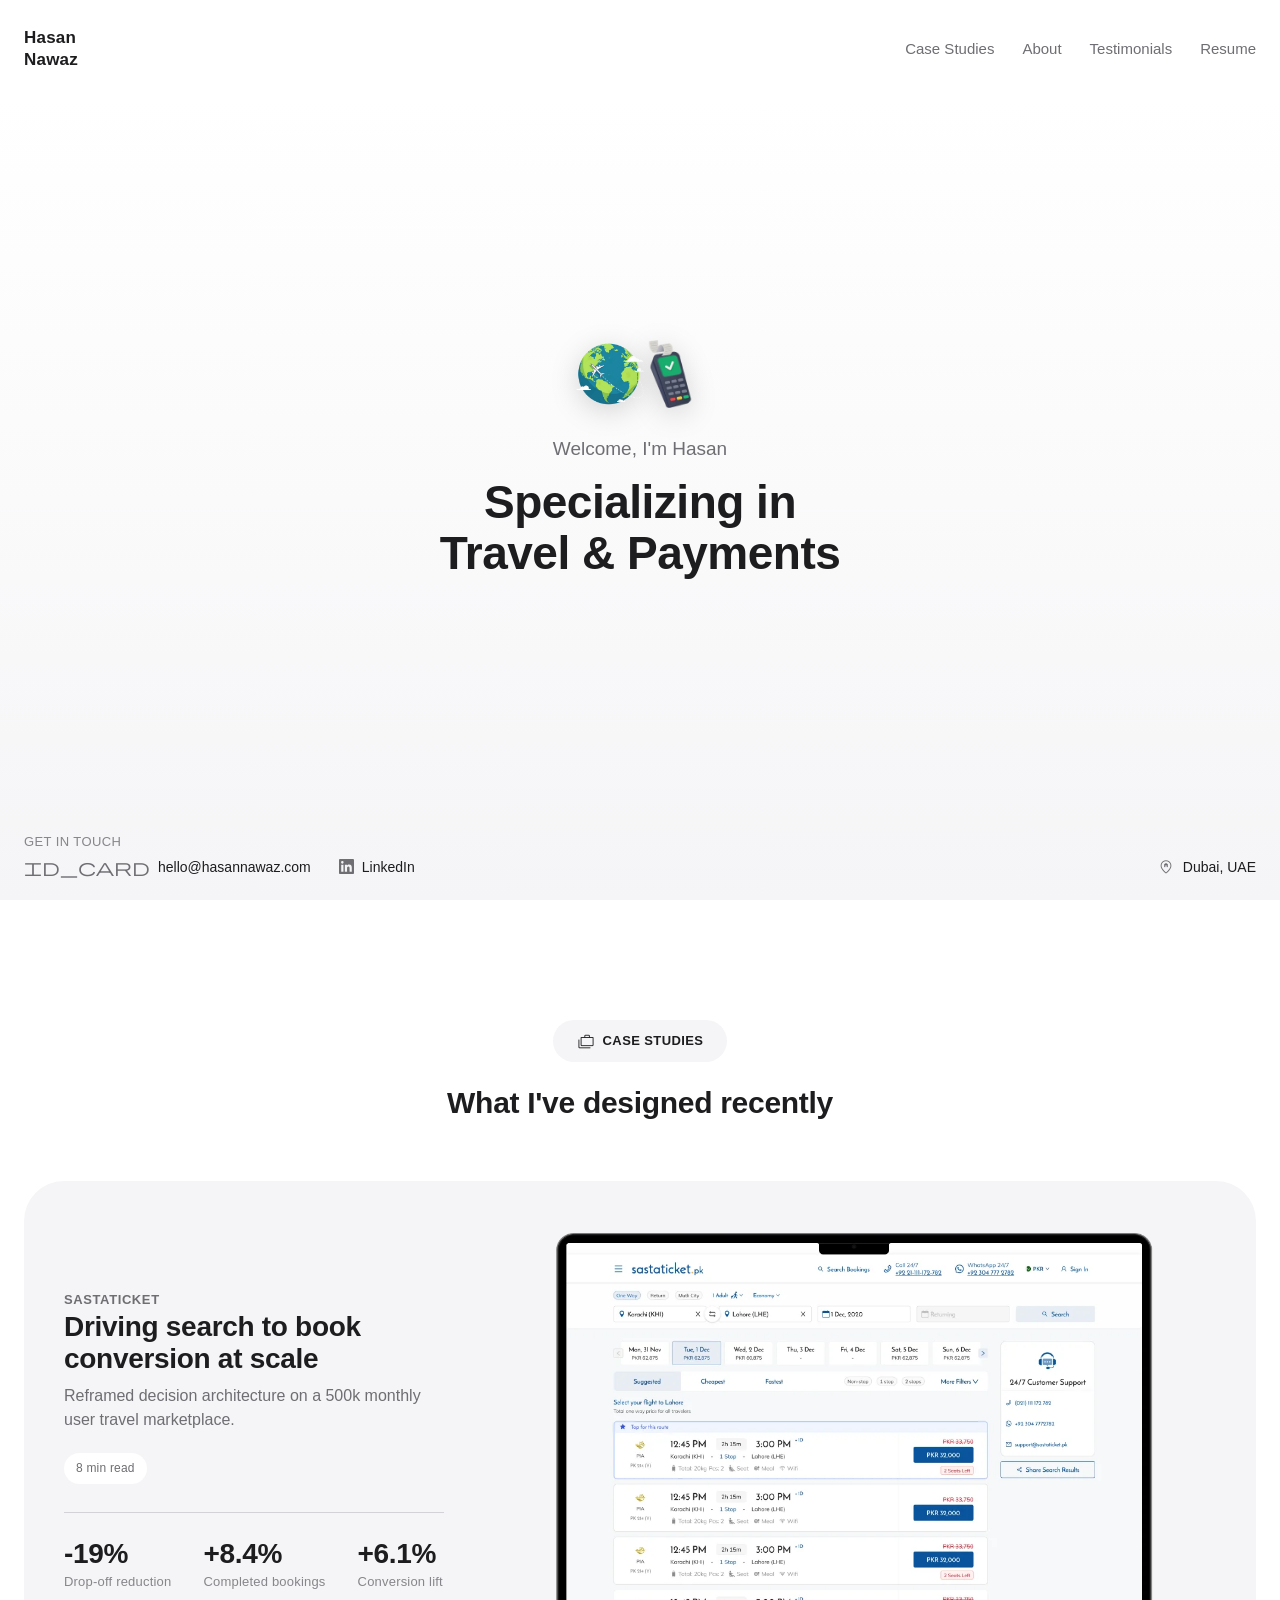
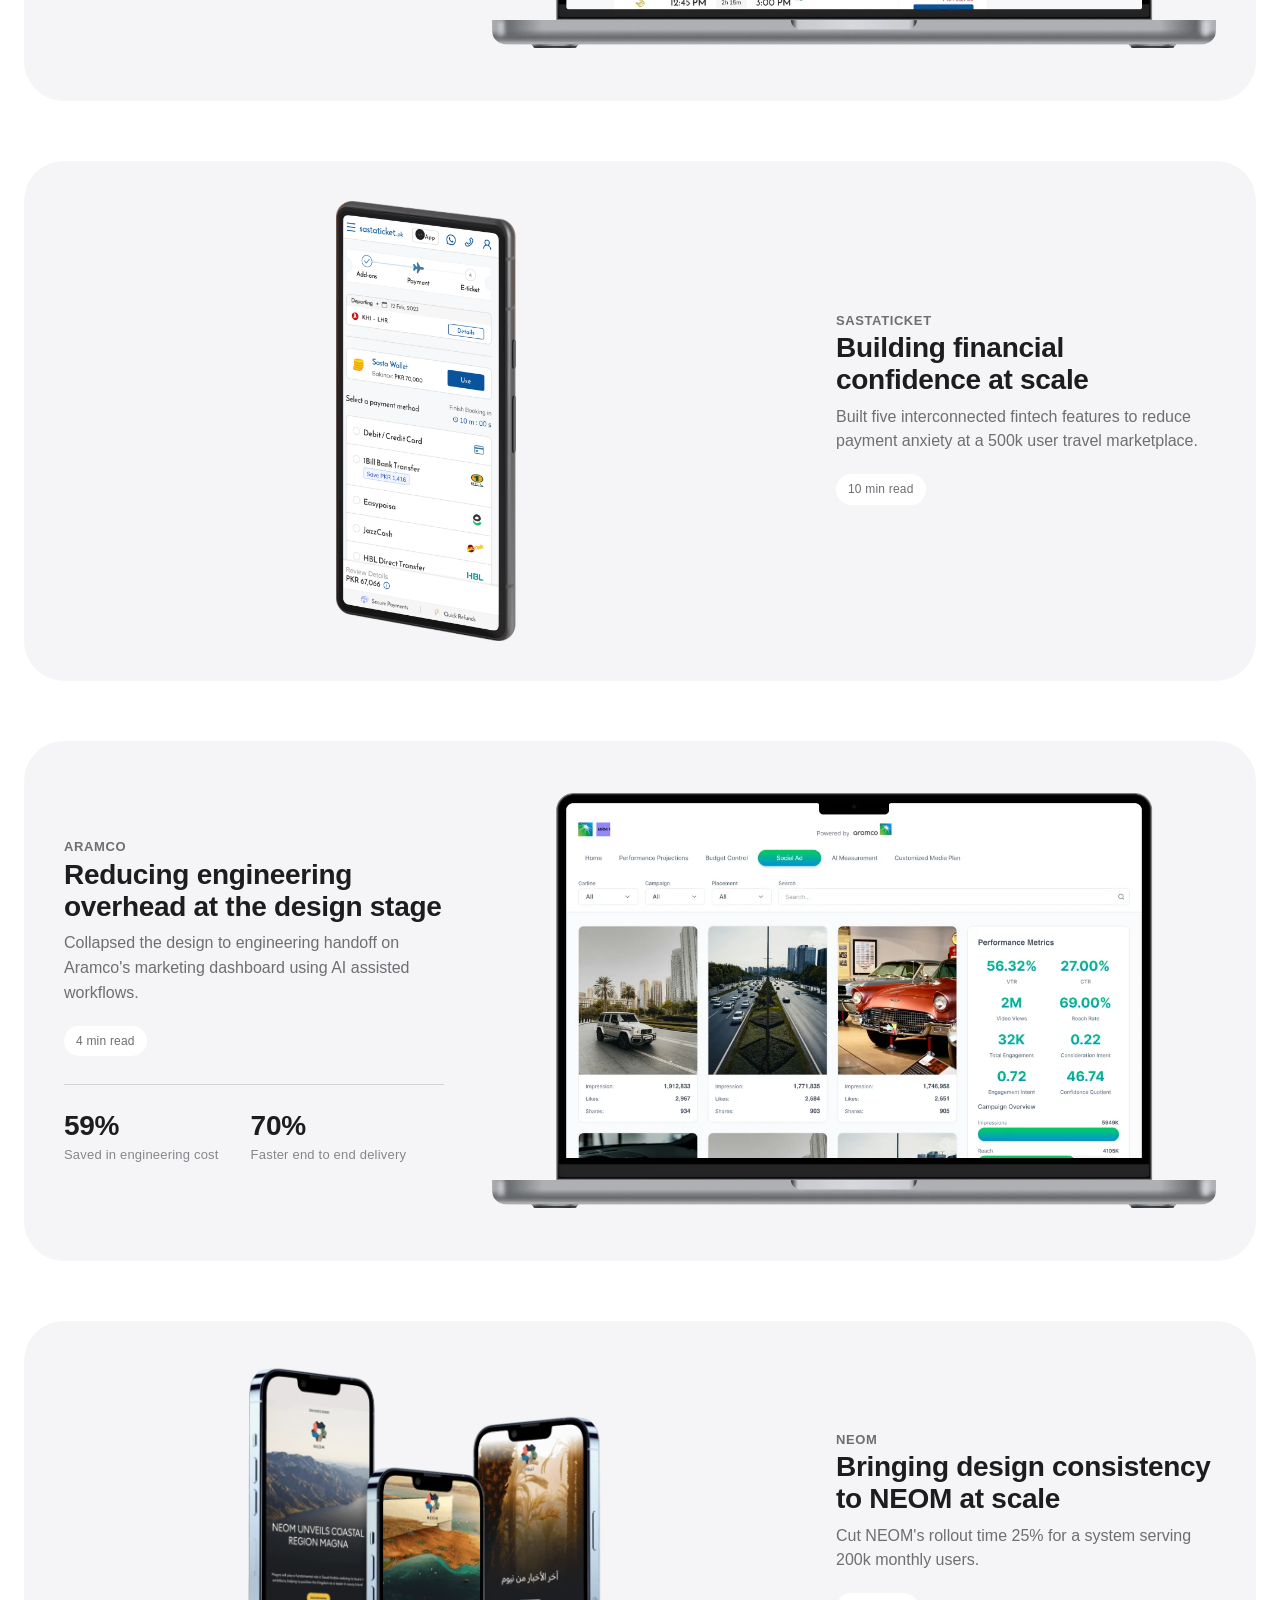
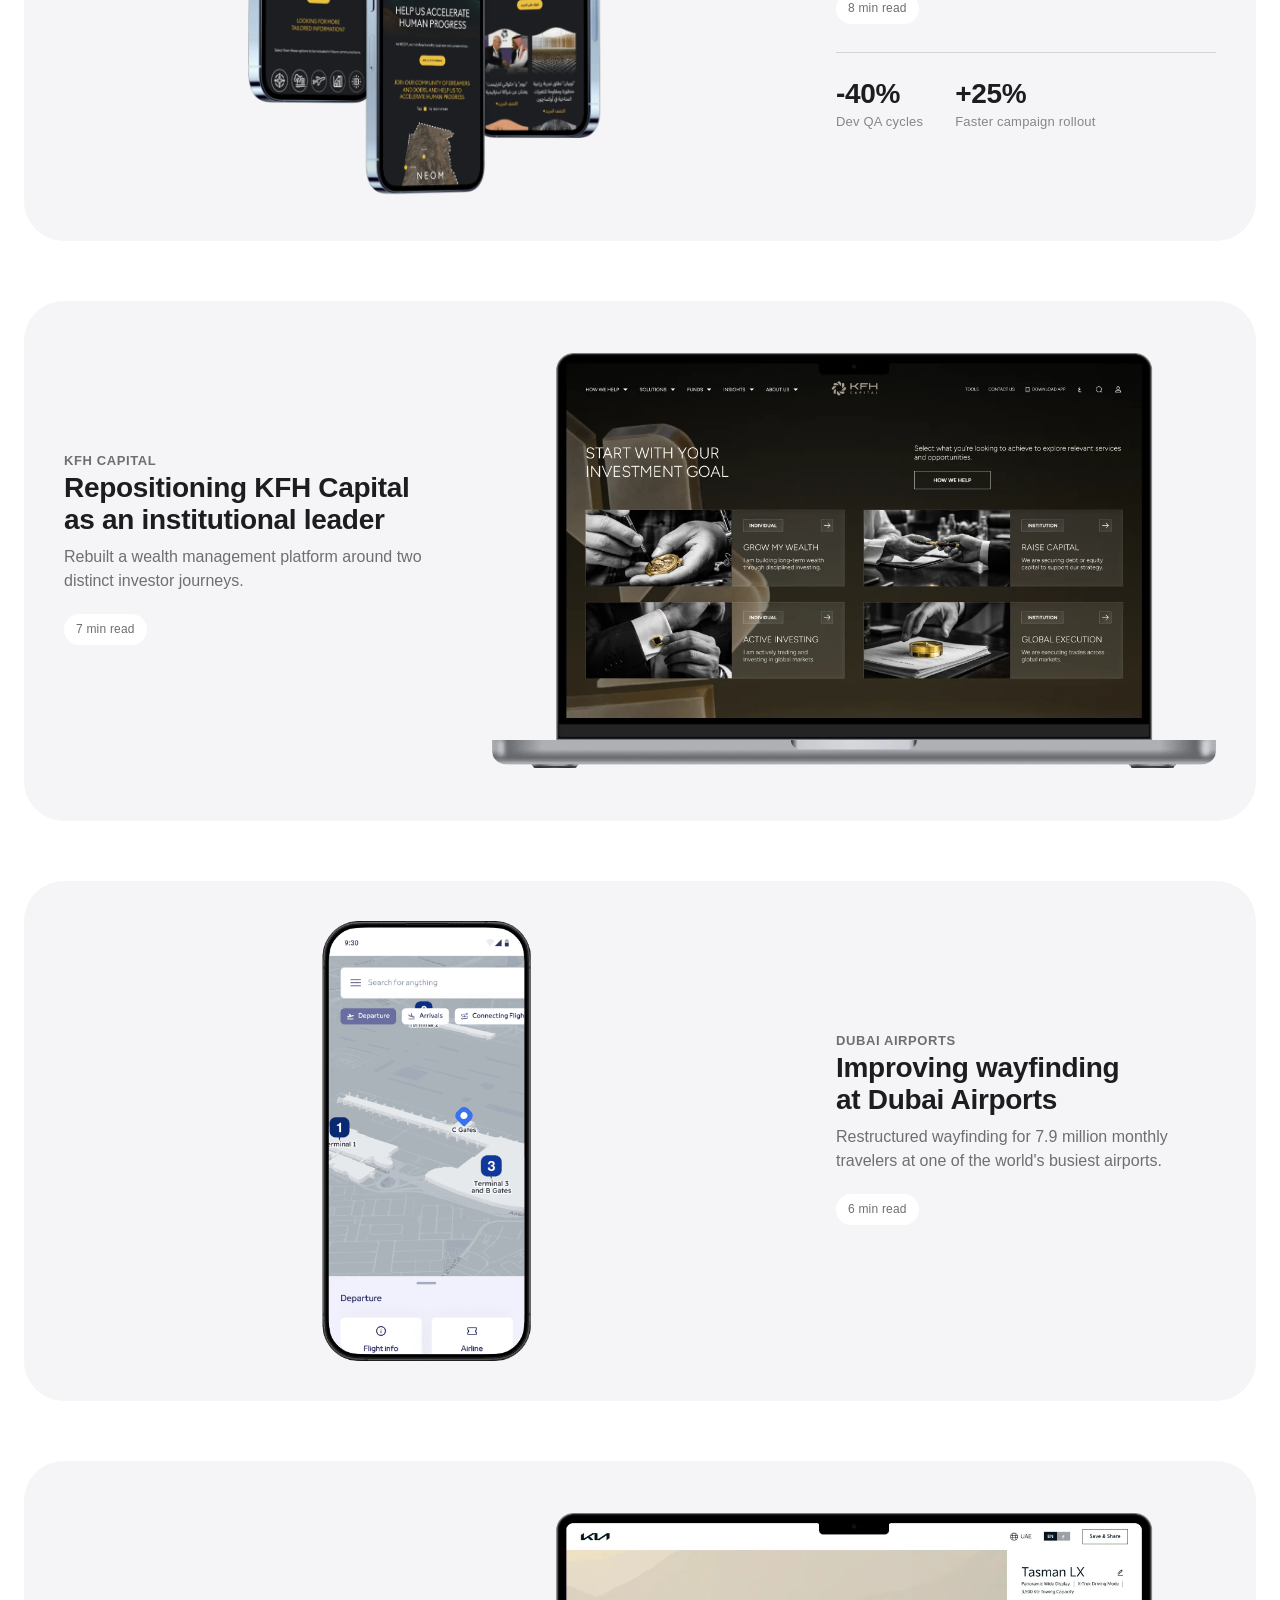
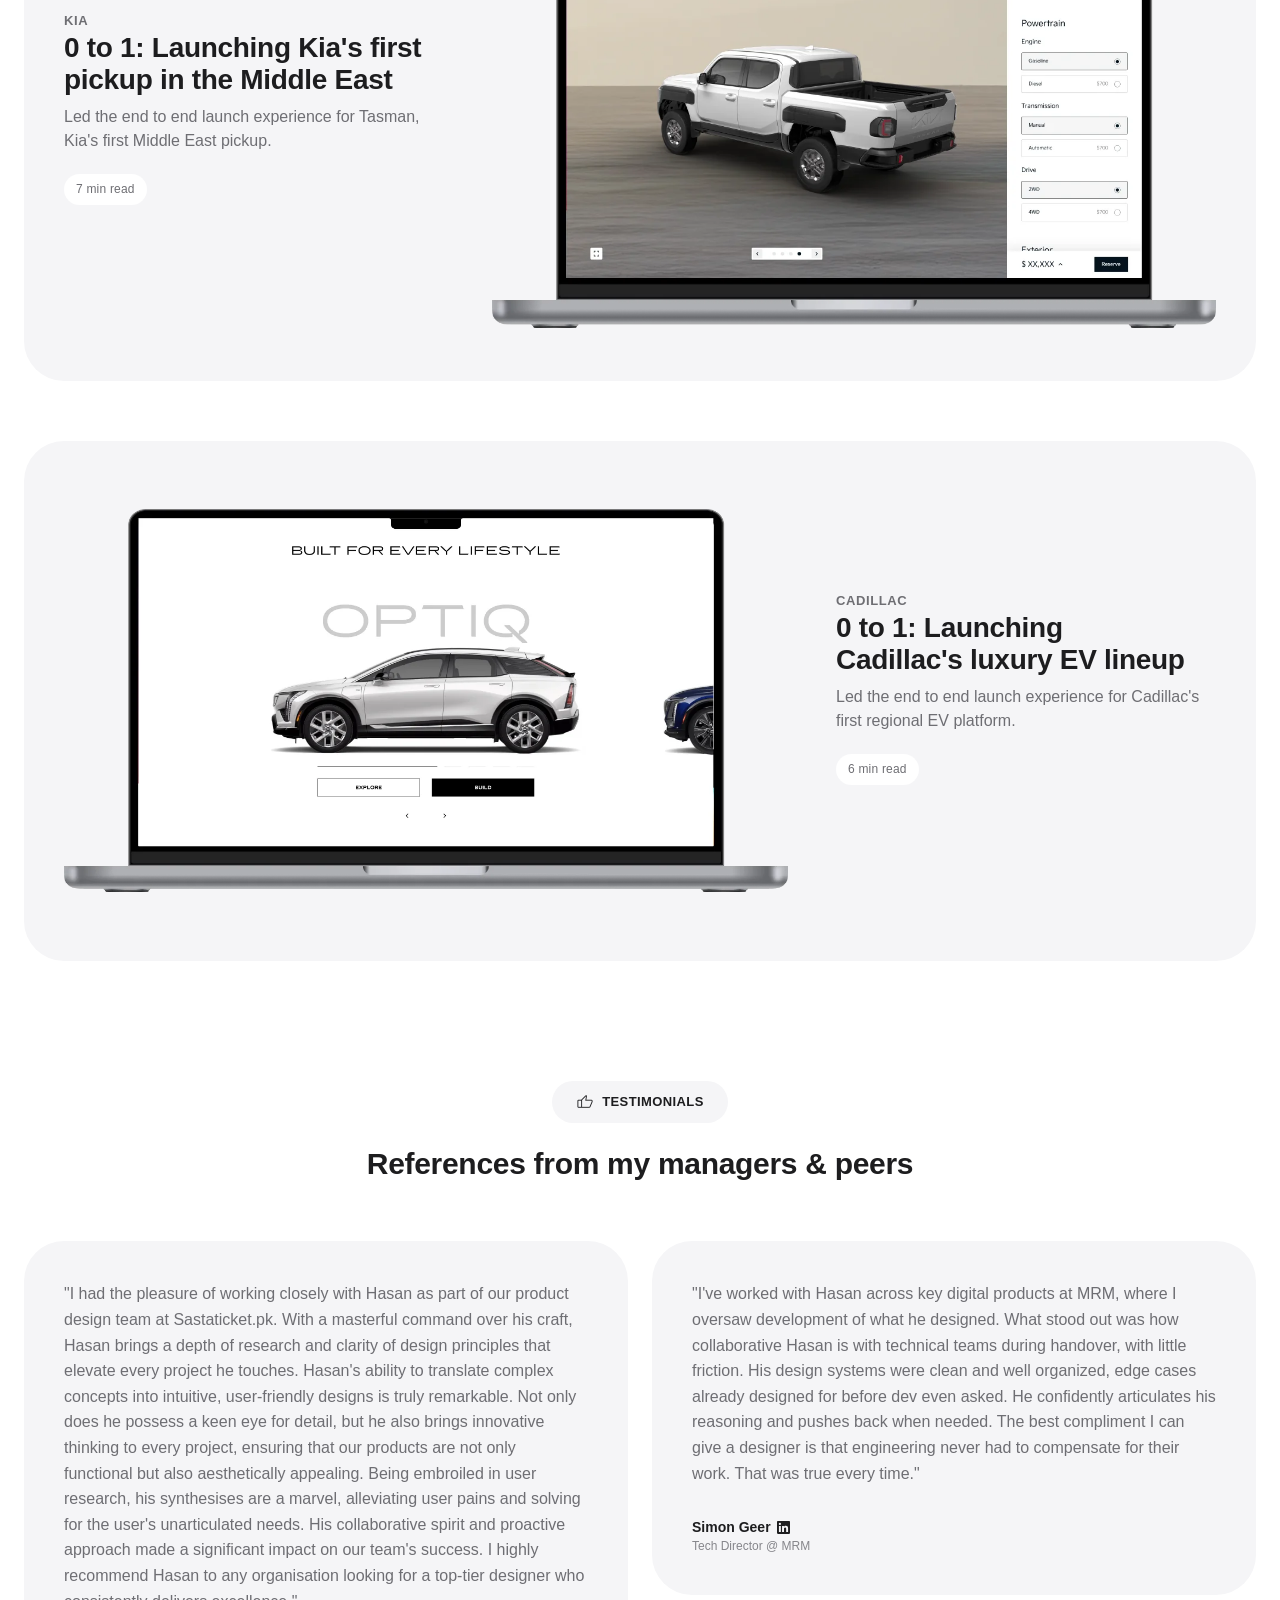
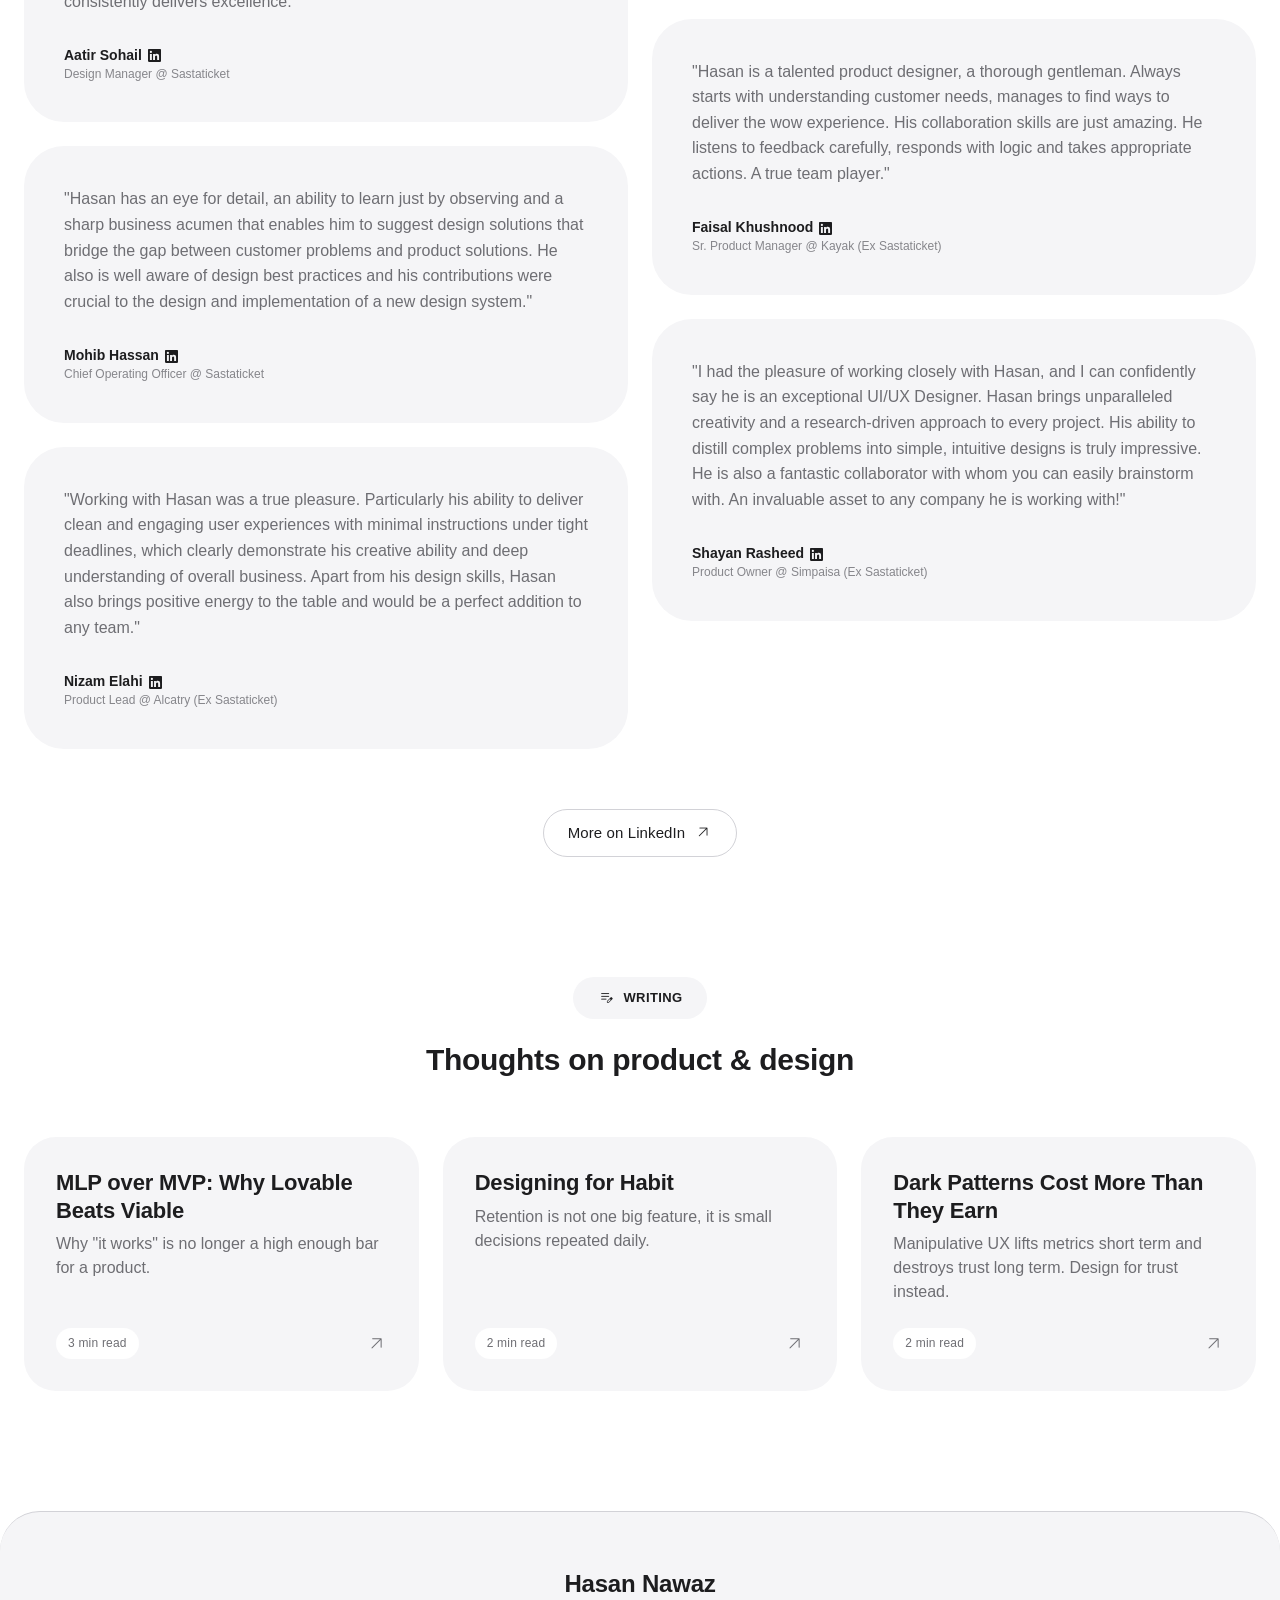
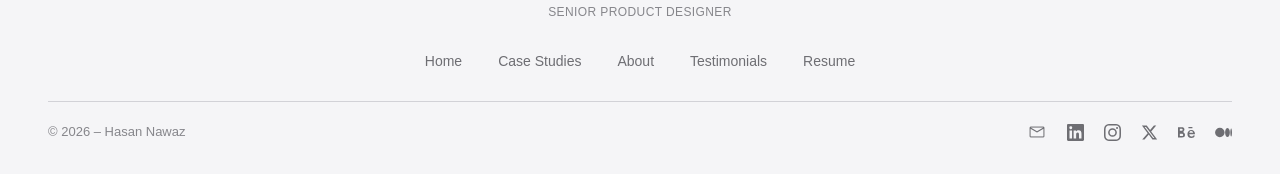
<file: index.html>
<!DOCTYPE html>
<html lang="en">
<head>
<meta charset="utf-8">
<meta name="viewport" content="width=device-width, initial-scale=1">
<title>Hasan Nawaz | Product Designer</title>
<meta name="description" content="I'm a Senior Product Designer based in Dubai, driving 0 to 1 product initiatives and scaling multi-market digital experiences. I partner with product and engineering to define strategy, structure complex systems, and deliver measurable impact.">
<link rel="canonical" href="https://hasannawaz.com/">
<meta property="og:type" content="website">
<meta property="og:url" content="https://hasannawaz.com/">
<meta property="og:title" content="Hasan Nawaz | Product Designer">
<meta property="og:description" content="I'm a Senior Product Designer based in Dubai, driving 0 to 1 product initiatives and scaling multi-market digital experiences. I partner with product and engineering to define strategy, structure complex systems, and deliver measurable impact.">
<meta property="og:image" content="https://hasannawaz.com/assets/img/og-home.webp">
<meta name="twitter:card" content="summary_large_image">
<meta name="twitter:title" content="Hasan Nawaz | Product Designer">
<meta name="twitter:description" content="I'm a Senior Product Designer based in Dubai, driving 0 to 1 product initiatives and scaling multi-market digital experiences. I partner with product and engineering to define strategy, structure complex systems, and deliver measurable impact.">
<meta name="twitter:image" content="https://hasannawaz.com/assets/img/og-home.webp">
<link rel="icon" type="image/webp" href="assets/img/favicon.webp">
<link rel="apple-touch-icon" href="assets/img/apple-touch-icon.png">
<link rel="preconnect" href="https://fonts.googleapis.com">
<link rel="preconnect" href="https://fonts.gstatic.com" crossorigin>
<link href="https://fonts.googleapis.com/css2?family=Material+Symbols+Rounded:opsz,wght,FILL,GRAD@20..48,100..700,0..1,-50..200&display=block" rel="stylesheet">
<link rel="stylesheet" href="css/style.css">
</head>
<body>

<!-- ============ NAV ============ -->
<header class="nav" id="nav">
  <div class="nav__inner">
    <a class="logo" href="index.html">
      <span class="logo__wordmark">Hasan<br>Nawaz</span>
    </a>
    <nav class="nav__links" aria-label="Primary">
      <a href="index.html" class="nav__home-link">Home</a>
      <a href="index.html#casestudies">Case Studies</a>
      <a href="about.html">About</a>
      <a href="index.html#testimonials">Testimonials</a>
      <a href="https://drive.google.com/file/d/1DaOdA3P_wK8-W2BRthta7aoy5WwOSw5g/view?usp=sharing" target="_blank" rel="noopener">Resume</a>
    </nav>
    <button class="nav__burger" id="burger" aria-label="Menu" aria-expanded="false">
      <span></span><span></span>
    </button>
  </div>
</header>

<!-- ============ HERO ============ -->
<section class="hero">
  <div class="hero__stage">
    <div class="hero__icons" aria-hidden="true">
      <div class="hero__icon">
        <img src="assets/img/hero-icon-avatar.webp" alt="">
      </div>
      <div class="hero__icon hero__icon--multi">
        <img src="assets/img/hero-icon-globe.webp" alt="">
        <img src="assets/img/hero-icon-badge.webp" alt="">
      </div>
      <div class="hero__icon hero__icon--multi">
        <img src="assets/img/hero-icon-silver.webp" alt="">
        <img src="assets/img/hero-icon-bronze.webp" alt="">
        <img src="assets/img/hero-icon-bronze.webp" alt="">
      </div>
    </div>
    <p class="hero__eyebrow">Welcome, I'm Hasan</p>
    <h1 class="hero__title" id="heroTitle">
      <span class="hero__line is-active">Senior Product Designer</span>
      <span class="hero__line">Specializing in<br> Travel &amp; Payments</span>
      <span class="hero__line">Recognised at<br> Cannes Lions 2026</span>
    </h1>
  </div>

  <div class="hero__contact">
    <p class="hero__contact-label">Get in touch</p>
    <div class="hero__contact-row">
      <div class="hero__contact-left">
        <a href="mailto:hello@hasannawaz.com" class="js-copy-email" data-email="hello@hasannawaz.com">
          <span class="ms" aria-hidden="true">id_card</span><span class="js-copy-email-label">hello@hasannawaz.com</span>
        </a>
        <a href="https://www.linkedin.com/in/hnk001/" target="_blank" rel="noopener">
          <span class="ico-li" aria-hidden="true">
            <svg viewBox="0 0 24 24" fill="currentColor"><path d="M20.45 20.45h-3.55v-5.57c0-1.33-.02-3.04-1.85-3.04-1.85 0-2.14 1.45-2.14 2.94v5.67H9.35V9h3.41v1.56h.05c.47-.9 1.63-1.85 3.37-1.85 3.6 0 4.27 2.37 4.27 5.46v6.28zM5.34 7.43a2.06 2.06 0 1 1 0-4.13 2.06 2.06 0 0 1 0 4.13zM7.12 20.45H3.55V9h3.57v11.45zM22.22 0H1.77C.79 0 0 .77 0 1.72v20.56C0 23.23.79 24 1.77 24h20.45c.98 0 1.78-.77 1.78-1.72V1.72C24 .77 23.2 0 22.22 0z"/></svg>
          </span>LinkedIn
        </a>
      </div>
      <div class="hero__contact-right">
        <span class="ms" aria-hidden="true">home_pin</span>Dubai, UAE
      </div>
    </div>
  </div>
</section>

<!-- ============ CASE STUDIES ============ -->
<section class="section-head" id="casestudies">
  <span class="pill"><span class="ms" aria-hidden="true">cases</span>Case Studies</span>
  <h2 class="section-head__title">What I've designed recently</h2>
</section>

<div class="cases">

  <!-- 1 -->
  <a class="case reveal" href="sastaticket.html">
    <div class="case__body">
      <div class="case__content">
        <h5 class="case__brand">Sastaticket</h5>
        <div class="case__headline">
          <h3 class="case__title">Driving search to book<br class="case-title-br"> conversion at scale</h3>
          <p class="case__desc">Reframed decision architecture on a 500k monthly user travel marketplace.</p>
        </div>
        <div class="case__tags">
          <span class="tag">8 min read</span>
        </div>
        <div class="case__stats">
          <div class="stat"><h5 class="stat__num" data-count="19" data-prefix="-" data-suffix="%" data-decimals="0">-19%</h5><span class="stat__label">Drop-off reduction</span></div>
          <div class="stat"><h5 class="stat__num" data-count="8.4" data-prefix="+" data-suffix="%" data-decimals="1">+8.4%</h5><span class="stat__label">Completed bookings</span></div>
          <div class="stat"><h5 class="stat__num" data-count="6.1" data-prefix="+" data-suffix="%" data-decimals="1">+6.1%</h5><span class="stat__label">Conversion lift</span></div>
        </div>
      </div>
    </div>
    <figure class="case__media">
      <img src="assets/img/poster-sastaticket.webp" alt="Sastaticket booking funnel">
    </figure>
  </a>

  <!-- 2 -->
  <a class="case case--flip reveal" href="wallet.html">
    <div class="case__body">
      <div class="case__content">
        <h5 class="case__brand">Sastaticket</h5>
        <div class="case__headline">
          <h3 class="case__title">Building financial<br class="case-title-br"> confidence at scale</h3>
          <p class="case__desc">Built five interconnected fintech features to reduce payment anxiety at a 500k user travel marketplace.</p>
        </div>
        <div class="case__tags">
          <span class="tag">10 min read</span>
        </div>
      </div>
    </div>
    <figure class="case__media case__media--portrait">
      <img src="assets/img/shot-wallet.webp" alt="Sastaticket wallet features">
    </figure>
  </a>

  <!-- 3 -->
  <a class="case reveal" href="aramco.html">
    <div class="case__body">
      <div class="case__content">
        <h5 class="case__brand">Aramco</h5>
        <div class="case__headline">
          <h3 class="case__title">Reducing engineering<br class="case-title-br"> overhead at the design stage</h3>
          <p class="case__desc">Collapsed the design to engineering handoff on Aramco's marketing dashboard using AI assisted workflows.</p>
        </div>
        <div class="case__tags">
          <span class="tag">4 min read</span>
        </div>
        <div class="case__stats">
          <div class="stat"><h5 class="stat__num" data-count="59" data-prefix="" data-suffix="%" data-decimals="0">59%</h5><span class="stat__label">Saved in engineering cost</span></div>
          <div class="stat"><h5 class="stat__num" data-count="70" data-prefix="" data-suffix="%" data-decimals="0">70%</h5><span class="stat__label">Faster end to end delivery</span></div>
        </div>
      </div>
    </div>
    <figure class="case__media">
      <img src="assets/img/poster-aramco.webp" alt="Aramco marketing dashboard">
    </figure>
  </a>

  <!-- 4 -->
  <a class="case case--flip reveal" href="neom.html">
    <div class="case__body">
      <div class="case__content">
        <h5 class="case__brand">NEOM</h5>
        <div class="case__headline">
          <h3 class="case__title">Bringing design consistency<br class="case-title-br"> to NEOM at scale</h3>
          <p class="case__desc">Cut NEOM's rollout time 25% for a system serving 200k monthly users.</p>
        </div>
        <div class="case__tags">
          <span class="tag">8 min read</span>
        </div>
        <div class="case__stats">
          <div class="stat"><h5 class="stat__num" data-count="40" data-prefix="-" data-suffix="%" data-decimals="0">-40%</h5><span class="stat__label">Dev QA cycles</span></div>
          <div class="stat"><h5 class="stat__num" data-count="25" data-prefix="+" data-suffix="%" data-decimals="0">+25%</h5><span class="stat__label">Faster campaign rollout</span></div>
        </div>
      </div>
    </div>
    <figure class="case__media">
      <img src="assets/img/shot-neom.webp" alt="NEOM campaign system">
    </figure>
  </a>

  <!-- 5 -->
  <a class="case reveal" href="kfh.html">
    <div class="case__body">
      <div class="case__content">
        <h5 class="case__brand">KFH Capital</h5>
        <div class="case__headline">
          <h3 class="case__title">Repositioning KFH Capital<br class="case-title-br"> as an institutional leader</h3>
          <p class="case__desc">Rebuilt a wealth management platform around two distinct investor journeys.</p>
        </div>
        <div class="case__tags">
          <span class="tag">7 min read</span>
        </div>
      </div>
    </div>
    <figure class="case__media">
      <img src="assets/img/poster-kfh.webp" alt="Kuwait Finance House Capital website">
    </figure>
  </a>

  <!-- 6 -->
  <a class="case case--flip reveal" href="dxb.html">
    <div class="case__body">
      <div class="case__content">
        <h5 class="case__brand">Dubai Airports</h5>
        <div class="case__headline">
          <h3 class="case__title">Improving wayfinding<br class="case-title-br"> at Dubai Airports</h3>
          <p class="case__desc">Restructured wayfinding for 7.9 million monthly travelers at one of the world's busiest airports.</p>
        </div>
        <div class="case__tags">
          <span class="tag">6 min read</span>
        </div>
      </div>
    </div>
    <figure class="case__media case__media--portrait">
      <img src="assets/img/poster-dxb.webp" alt="Dubai Airports wayfinding app">
    </figure>
  </a>

  <!-- 7 -->
  <a class="case reveal" href="kia.html">
    <div class="case__body">
      <div class="case__content">
        <h5 class="case__brand">Kia</h5>
        <div class="case__headline">
          <h3 class="case__title">0 to 1: Launching Kia's first<br class="case-title-br"> pickup in the Middle East</h3>
          <p class="case__desc">Led the end to end launch experience for Tasman, Kia's first Middle East pickup.</p>
        </div>
        <div class="case__tags">
          <span class="tag">7 min read</span>
        </div>
      </div>
    </div>
    <figure class="case__media">
      <img src="assets/img/poster-kia.webp" alt="Kia Tasman launch experience">
    </figure>
  </a>

  <!-- 8 -->
  <a class="case case--flip reveal" href="cadillac.html">
    <div class="case__body">
      <div class="case__content">
        <h5 class="case__brand">Cadillac</h5>
        <div class="case__headline">
          <h3 class="case__title">0 to 1: Launching<br class="case-title-br"> Cadillac's luxury EV lineup</h3>
          <p class="case__desc">Led the end to end launch experience for Cadillac's first regional EV platform.</p>
        </div>
        <div class="case__tags">
          <span class="tag">6 min read</span>
        </div>
      </div>
    </div>
    <figure class="case__media">
      <img src="assets/img/poster-cadillac.webp" alt="Cadillac EV launch experience">
    </figure>
  </a>

</div>

<!-- ============ TESTIMONIALS ============ -->
<section class="references" id="testimonials">
  <div class="section-head section-head--tight">
    <span class="pill"><span class="ms" aria-hidden="true">thumb_up</span>Testimonials</span>
    <h2 class="section-head__title">References from my<br class="testi-br"> managers &amp; peers</h2>
  </div>

  <div class="references__grid">
    <div class="references__col">
      <figure class="quote reveal">
        <blockquote>"I had the pleasure of working closely with Hasan as part of our product design team at Sastaticket.pk. With a masterful command over his craft, Hasan brings a depth of research and clarity of design principles that elevate every project he touches. Hasan's ability to translate complex concepts into intuitive, user-friendly designs is truly remarkable. Not only does he possess a keen eye for detail, but he also brings innovative thinking to every project, ensuring that our products are not only functional but also aesthetically appealing. Being embroiled in user research, his synthesises are a marvel, alleviating user pains and solving for the user's unarticulated needs. His collaborative spirit and proactive approach made a significant impact on our team's success. I highly recommend Hasan to any organisation looking for a top-tier designer who consistently delivers excellence."</blockquote>
        <figcaption>
          <p class="quote__name"><a href="https://www.linkedin.com/in/aatirsohail/" target="_blank" rel="noopener">Aatir Sohail <span class="ico-li" aria-hidden="true"><svg viewBox="0 0 24 24" fill="currentColor"><path d="M20.45 20.45h-3.55v-5.57c0-1.33-.02-3.04-1.85-3.04-1.85 0-2.14 1.45-2.14 2.94v5.67H9.35V9h3.41v1.56h.05c.47-.9 1.63-1.85 3.37-1.85 3.6 0 4.27 2.37 4.27 5.46v6.28zM5.34 7.43a2.06 2.06 0 1 1 0-4.13 2.06 2.06 0 0 1 0 4.13zM7.12 20.45H3.55V9h3.57v11.45zM22.22 0H1.77C.79 0 0 .77 0 1.72v20.56C0 23.23.79 24 1.77 24h20.45c.98 0 1.78-.77 1.78-1.72V1.72C24 .77 23.2 0 22.22 0z"/></svg></span></a></p>
          <p class="quote__role">Design Manager @ Sastaticket</p>
        </figcaption>
      </figure>

      <figure class="quote reveal">
        <blockquote>"Hasan has an eye for detail, an ability to learn just by observing and a sharp business acumen that enables him to suggest design solutions that bridge the gap between customer problems and product solutions. He also is well aware of design best practices and his contributions were crucial to the design and implementation of a new design system."</blockquote>
        <figcaption>
          <p class="quote__name"><a href="https://www.linkedin.com/in/mohib-hassan/" target="_blank" rel="noopener">Mohib Hassan <span class="ico-li" aria-hidden="true"><svg viewBox="0 0 24 24" fill="currentColor"><path d="M20.45 20.45h-3.55v-5.57c0-1.33-.02-3.04-1.85-3.04-1.85 0-2.14 1.45-2.14 2.94v5.67H9.35V9h3.41v1.56h.05c.47-.9 1.63-1.85 3.37-1.85 3.6 0 4.27 2.37 4.27 5.46v6.28zM5.34 7.43a2.06 2.06 0 1 1 0-4.13 2.06 2.06 0 0 1 0 4.13zM7.12 20.45H3.55V9h3.57v11.45zM22.22 0H1.77C.79 0 0 .77 0 1.72v20.56C0 23.23.79 24 1.77 24h20.45c.98 0 1.78-.77 1.78-1.72V1.72C24 .77 23.2 0 22.22 0z"/></svg></span></a></p>
          <p class="quote__role">Chief Operating Officer @ Sastaticket</p>
        </figcaption>
      </figure>

      <figure class="quote reveal">
        <blockquote>"Working with Hasan was a true pleasure. Particularly his ability to deliver clean and engaging user experiences with minimal instructions under tight deadlines, which clearly demonstrate his creative ability and deep understanding of overall business. Apart from his design skills, Hasan also brings positive energy to the table and would be a perfect addition to any team."</blockquote>
        <figcaption>
          <p class="quote__name"><a href="https://www.linkedin.com/in/nizaam-elahi/" target="_blank" rel="noopener">Nizam Elahi <span class="ico-li" aria-hidden="true"><svg viewBox="0 0 24 24" fill="currentColor"><path d="M20.45 20.45h-3.55v-5.57c0-1.33-.02-3.04-1.85-3.04-1.85 0-2.14 1.45-2.14 2.94v5.67H9.35V9h3.41v1.56h.05c.47-.9 1.63-1.85 3.37-1.85 3.6 0 4.27 2.37 4.27 5.46v6.28zM5.34 7.43a2.06 2.06 0 1 1 0-4.13 2.06 2.06 0 0 1 0 4.13zM7.12 20.45H3.55V9h3.57v11.45zM22.22 0H1.77C.79 0 0 .77 0 1.72v20.56C0 23.23.79 24 1.77 24h20.45c.98 0 1.78-.77 1.78-1.72V1.72C24 .77 23.2 0 22.22 0z"/></svg></span></a></p>
          <p class="quote__role">Product Lead @ Alcatry (Ex Sastaticket)</p>
        </figcaption>
      </figure>

    </div>

    <div class="references__col">
      <figure class="quote reveal">
        <blockquote>"I've worked with Hasan across key digital products at MRM, where I oversaw development of what he designed. What stood out was how collaborative Hasan is with technical teams during handover, with little friction. His design systems were clean and well organized, edge cases already designed for before dev even asked. He confidently articulates his reasoning and pushes back when needed. The best compliment I can give a designer is that engineering never had to compensate for their work. That was true every time."</blockquote>
        <figcaption>
          <p class="quote__name"><a href="https://www.linkedin.com/in/simon-geer/" target="_blank" rel="noopener">Simon Geer <span class="ico-li" aria-hidden="true"><svg viewBox="0 0 24 24" fill="currentColor"><path d="M20.45 20.45h-3.55v-5.57c0-1.33-.02-3.04-1.85-3.04-1.85 0-2.14 1.45-2.14 2.94v5.67H9.35V9h3.41v1.56h.05c.47-.9 1.63-1.85 3.37-1.85 3.6 0 4.27 2.37 4.27 5.46v6.28zM5.34 7.43a2.06 2.06 0 1 1 0-4.13 2.06 2.06 0 0 1 0 4.13zM7.12 20.45H3.55V9h3.57v11.45zM22.22 0H1.77C.79 0 0 .77 0 1.72v20.56C0 23.23.79 24 1.77 24h20.45c.98 0 1.78-.77 1.78-1.72V1.72C24 .77 23.2 0 22.22 0z"/></svg></span></a></p>
          <p class="quote__role">Tech Director @ MRM</p>
        </figcaption>
      </figure>

      <figure class="quote reveal">
        <blockquote>"Hasan is a talented product designer, a thorough gentleman. Always starts with understanding customer needs, manages to find ways to deliver the wow experience. His collaboration skills are just amazing. He listens to feedback carefully, responds with logic and takes appropriate actions. A true team player."</blockquote>
        <figcaption>
          <p class="quote__name"><a href="https://www.linkedin.com/in/faisal-khushnood-a9098ab9/" target="_blank" rel="noopener">Faisal Khushnood <span class="ico-li" aria-hidden="true"><svg viewBox="0 0 24 24" fill="currentColor"><path d="M20.45 20.45h-3.55v-5.57c0-1.33-.02-3.04-1.85-3.04-1.85 0-2.14 1.45-2.14 2.94v5.67H9.35V9h3.41v1.56h.05c.47-.9 1.63-1.85 3.37-1.85 3.6 0 4.27 2.37 4.27 5.46v6.28zM5.34 7.43a2.06 2.06 0 1 1 0-4.13 2.06 2.06 0 0 1 0 4.13zM7.12 20.45H3.55V9h3.57v11.45zM22.22 0H1.77C.79 0 0 .77 0 1.72v20.56C0 23.23.79 24 1.77 24h20.45c.98 0 1.78-.77 1.78-1.72V1.72C24 .77 23.2 0 22.22 0z"/></svg></span></a></p>
          <p class="quote__role">Sr. Product Manager @ Kayak (Ex Sastaticket)</p>
        </figcaption>
      </figure>

      <figure class="quote reveal">
        <blockquote>"I had the pleasure of working closely with Hasan, and I can confidently say he is an exceptional UI/UX Designer. Hasan brings unparalleled creativity and a research-driven approach to every project. His ability to distill complex problems into simple, intuitive designs is truly impressive. He is also a fantastic collaborator with whom you can easily brainstorm with. An invaluable asset to any company he is working with!"</blockquote>
        <figcaption>
          <p class="quote__name"><a href="https://www.linkedin.com/in/shayan-rasheed/" target="_blank" rel="noopener">Shayan Rasheed <span class="ico-li" aria-hidden="true"><svg viewBox="0 0 24 24" fill="currentColor"><path d="M20.45 20.45h-3.55v-5.57c0-1.33-.02-3.04-1.85-3.04-1.85 0-2.14 1.45-2.14 2.94v5.67H9.35V9h3.41v1.56h.05c.47-.9 1.63-1.85 3.37-1.85 3.6 0 4.27 2.37 4.27 5.46v6.28zM5.34 7.43a2.06 2.06 0 1 1 0-4.13 2.06 2.06 0 0 1 0 4.13zM7.12 20.45H3.55V9h3.57v11.45zM22.22 0H1.77C.79 0 0 .77 0 1.72v20.56C0 23.23.79 24 1.77 24h20.45c.98 0 1.78-.77 1.78-1.72V1.72C24 .77 23.2 0 22.22 0z"/></svg></span></a></p>
          <p class="quote__role">Product Owner @ Simpaisa (Ex Sastaticket)</p>
        </figcaption>
      </figure>
    </div>
  </div>

  <div class="references__cta">
    <a class="btn btn--secondary" href="https://www.linkedin.com/in/hnk001/" target="_blank" rel="noopener">
      More on LinkedIn <span class="ms btn__arrow" aria-hidden="true">arrow_outward</span>
    </a>
  </div>
</section>

<!-- ============ WRITING ============ -->
<section class="writing" id="writing">
  <div class="section-head section-head--tight">
    <span class="pill"><span class="ms" aria-hidden="true">edit_note</span>Writing</span>
    <h2 class="section-head__title">Thoughts on product &amp; design</h2>
  </div>
  <div class="writing__grid">
    <a class="post reveal" href="https://medium.com/@hasannawaz97/mlp-over-mvp-why-lovable-is-the-better-business-bet-bd24e88fe184" target="_blank" rel="noopener">
      <div class="post__text">
        <h4 class="post__title">MLP over MVP: Why Lovable Beats Viable</h4>
        <p class="post__desc">Why "it works" is no longer a high enough bar for a product.</p>
      </div>
      <div class="post__meta">
        <span class="tag">3 min read</span>
        <span class="ms post__arrow" aria-hidden="true">arrow_outward</span>
      </div>
    </a>
    <a class="post reveal" href="https://medium.com/@hasannawaz97/designing-for-habit-how-small-ux-decisions-drive-long-term-engagement-1c1ccbb4b3ac" target="_blank" rel="noopener">
      <div class="post__text">
        <h4 class="post__title">Designing for Habit</h4>
        <p class="post__desc">Retention is not one big feature, it is small decisions repeated daily.</p>
      </div>
      <div class="post__meta">
        <span class="tag">2 min read</span>
        <span class="ms post__arrow" aria-hidden="true">arrow_outward</span>
      </div>
    </a>
    <a class="post reveal" href="https://medium.com/@hasannawaz97/the-hidden-cost-of-dark-patterns-in-product-design-60e1d267a93f" target="_blank" rel="noopener">
      <div class="post__text">
        <h4 class="post__title">Dark Patterns Cost More Than They Earn</h4>
        <p class="post__desc">Manipulative UX lifts metrics short term and destroys trust long term. Design for trust instead.</p>
      </div>
      <div class="post__meta">
        <span class="tag">2 min read</span>
        <span class="ms post__arrow" aria-hidden="true">arrow_outward</span>
      </div>
    </a>
  </div>
</section>

<!-- ============ FOOTER ============ -->
<footer class="footer">
  <div class="footer__top">
    <p class="footer__name">Hasan Nawaz</p>
    <p class="footer__role">Senior Product Designer</p>
    <nav class="footer__links" aria-label="Footer">
      <a href="index.html">Home</a>
      <a href="index.html#casestudies">Case Studies</a>
      <a href="about.html">About</a>
      <a href="index.html#testimonials">Testimonials</a>
      <a href="https://drive.google.com/file/d/1DaOdA3P_wK8-W2BRthta7aoy5WwOSw5g/view?usp=sharing" target="_blank" rel="noopener">Resume</a>
    </nav>
  </div>
  <div class="footer__rule"></div>
  <div class="footer__bottom">
    <p class="footer__copy">© 2026 – Hasan Nawaz</p>
    <div class="footer__social">
      <a href="mailto:hello@hasannawaz.com" class="js-copy-email" data-email="hello@hasannawaz.com" aria-label="Copy email address"><span class="ms" aria-hidden="true">mail</span></a>
      <a href="https://www.linkedin.com/in/hnk001/" target="_blank" rel="noopener" aria-label="LinkedIn">
        <span class="ico-li" aria-hidden="true"><svg viewBox="0 0 24 24" fill="currentColor"><path d="M20.45 20.45h-3.55v-5.57c0-1.33-.02-3.04-1.85-3.04-1.85 0-2.14 1.45-2.14 2.94v5.67H9.35V9h3.41v1.56h.05c.47-.9 1.63-1.85 3.37-1.85 3.6 0 4.27 2.37 4.27 5.46v6.28zM5.34 7.43a2.06 2.06 0 1 1 0-4.13 2.06 2.06 0 0 1 0 4.13zM7.12 20.45H3.55V9h3.57v11.45zM22.22 0H1.77C.79 0 0 .77 0 1.72v20.56C0 23.23.79 24 1.77 24h20.45c.98 0 1.78-.77 1.78-1.72V1.72C24 .77 23.2 0 22.22 0z"/></svg></span>
      </a>
      <a href="https://www.instagram.com/hasan.uiux/" target="_blank" rel="noopener" aria-label="Instagram">
        <span class="ico-li" aria-hidden="true"><svg viewBox="0 0 24 24" fill="currentColor"><path d="M12 2.16c3.2 0 3.58.01 4.85.07 1.17.05 1.8.25 2.23.41.56.22.96.48 1.38.9.42.42.68.82.9 1.38.16.42.36 1.05.41 2.23.06 1.27.07 1.65.07 4.85s-.01 3.58-.07 4.85c-.05 1.17-.25 1.8-.41 2.23a3.7 3.7 0 0 1-.9 1.38 3.7 3.7 0 0 1-1.38.9c-.42.16-1.05.36-2.23.41-1.27.06-1.65.07-4.85.07s-3.58-.01-4.85-.07c-1.17-.05-1.8-.25-2.23-.41a3.7 3.7 0 0 1-1.38-.9 3.7 3.7 0 0 1-.9-1.38c-.16-.42-.36-1.05-.41-2.23-.06-1.27-.07-1.65-.07-4.85s.01-3.58.07-4.85c.05-1.17.25-1.8.41-2.23.22-.56.48-.96.9-1.38.42-.42.82-.68 1.38-.9.42-.16 1.05-.36 2.23-.41 1.27-.06 1.65-.07 4.85-.07M12 0C8.74 0 8.33.01 7.05.07 5.78.13 4.9.33 4.14.63a5.87 5.87 0 0 0-2.12 1.38A5.87 5.87 0 0 0 .64 4.14C.34 4.9.14 5.78.08 7.05.02 8.33 0 8.74 0 12s.02 3.67.08 4.95c.06 1.27.26 2.15.56 2.91.31.79.72 1.46 1.38 2.12.66.66 1.33 1.07 2.12 1.38.76.3 1.64.5 2.91.56 1.28.06 1.69.08 4.95.08s3.67-.02 4.95-.08c1.27-.06 2.15-.26 2.91-.56a5.87 5.87 0 0 0 2.12-1.38 5.87 5.87 0 0 0 1.38-2.12c.3-.76.5-1.64.56-2.91.06-1.28.08-1.69.08-4.95s-.02-3.67-.08-4.95c-.06-1.27-.26-2.15-.56-2.91a5.87 5.87 0 0 0-1.38-2.12A5.87 5.87 0 0 0 19.86.64c-.76-.3-1.64-.5-2.91-.56C15.67.02 15.26 0 12 0zm0 5.84A6.16 6.16 0 1 0 12 18.16 6.16 6.16 0 0 0 12 5.84zm0 10.16a4 4 0 1 1 0-8 4 4 0 0 1 0 8zm7.85-10.4a1.44 1.44 0 1 1-2.88 0 1.44 1.44 0 0 1 2.88 0z"/></svg></span>
      </a>
      <a href="https://x.com/hasannuiux" target="_blank" rel="noopener" aria-label="X (Twitter)">
        <span class="ico-li" aria-hidden="true"><svg viewBox="0 0 24 24" fill="currentColor"><path d="M18.24 2.25h3.3l-7.2 8.23 8.47 11.27h-6.63l-5.2-6.8-5.94 6.8H1.72l7.7-8.8L1.32 2.25h6.8l4.7 6.22zm-1.16 17.52h1.83L7.02 4.13H5.06z"/></svg></span>
      </a>
      <a href="https://www.behance.net/hnk001" target="_blank" rel="noopener" aria-label="Behance">
        <span class="ico-li" aria-hidden="true"><svg viewBox="0 0 24 24" fill="currentColor"><path d="M7.8 10.06c.85-.44 1.3-1.15 1.3-2.27 0-2.3-1.7-3.1-3.75-3.1H0v14.5h5.6c2.2 0 4.3-1.06 4.3-3.55 0-1.54-.73-2.7-2.1-3.58zM2.6 6.7h2.3c.9 0 1.7.25 1.7 1.3 0 .96-.65 1.36-1.55 1.36H2.6zm2.65 10.4H2.6v-3.34h2.7c1.1 0 1.98.47 1.98 1.7 0 1.24-.9 1.64-2.03 1.64zM14.7 4.35h5.65v1.5H14.7zM24 14.15c0-3.2-1.87-5.85-5.2-5.85-3.28 0-5.5 2.46-5.5 5.75 0 3.4 2.1 5.7 5.55 5.7 2.63 0 4.4-1.18 5.03-3.55h-2.42c-.2.68-1.1 1.42-2.5 1.42-1.87 0-2.9-1.02-2.98-3.02H24zm-8-1.9c.15-1.5 1.1-2.4 2.75-2.4 1.55 0 2.4 1 2.5 2.4z"/></svg></span>
      </a>
      <a href="https://medium.com/@hasannawaz97" target="_blank" rel="noopener" aria-label="Medium">
        <span class="ico-li" aria-hidden="true"><svg viewBox="0 0 24 24" fill="currentColor"><path d="M13.54 12a6.72 6.72 0 0 1-6.72 6.72A6.72 6.72 0 0 1 .1 12a6.72 6.72 0 0 1 6.72-6.72A6.72 6.72 0 0 1 13.54 12zM20.96 12c0 3.54-1.5 6.42-3.36 6.42-1.85 0-3.35-2.88-3.35-6.42s1.5-6.42 3.35-6.42c1.86 0 3.36 2.87 3.36 6.42zM24 12c0 3.17-.53 5.75-1.18 5.75-.66 0-1.19-2.58-1.19-5.75s.53-5.75 1.19-5.75C23.47 6.25 24 8.83 24 12z"/></svg></span>
      </a>
    </div>
  </div>
</footer>

<script src="js/main.js"></script>
</body>
</html>
</file>
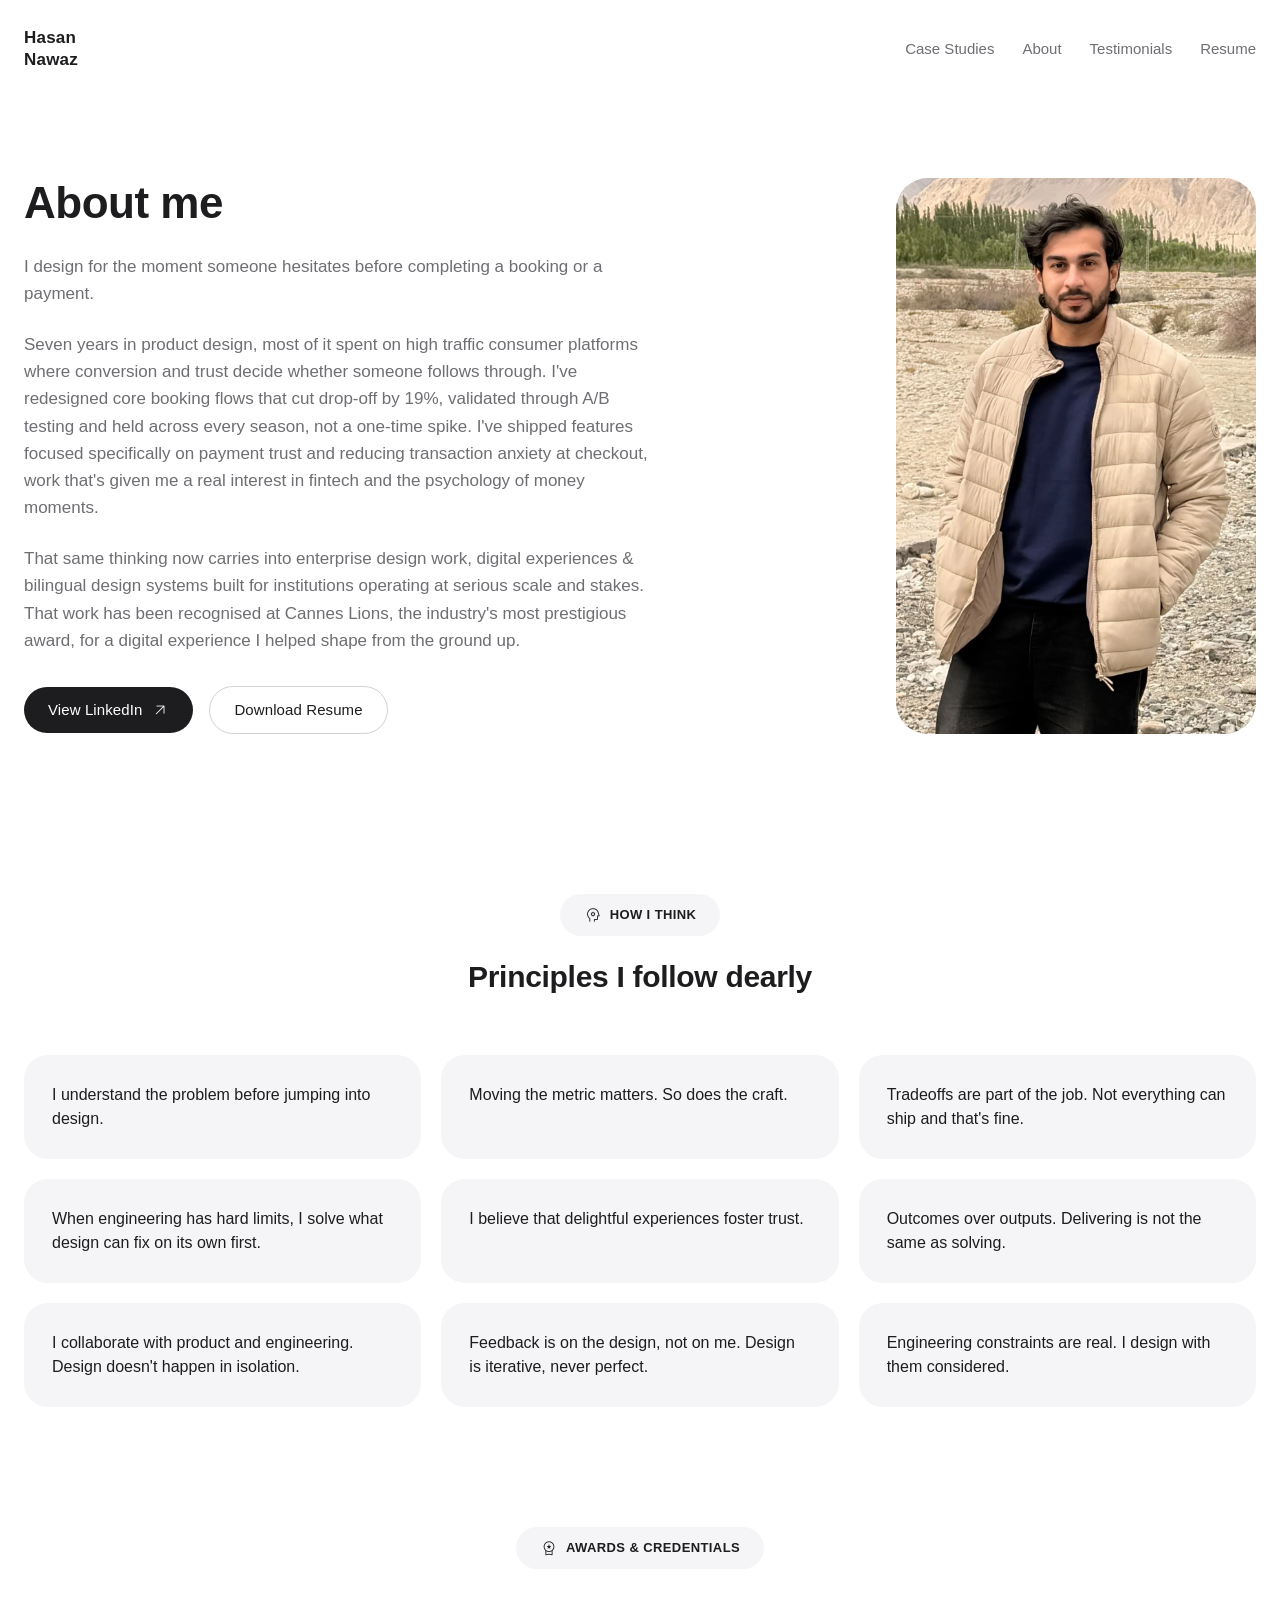
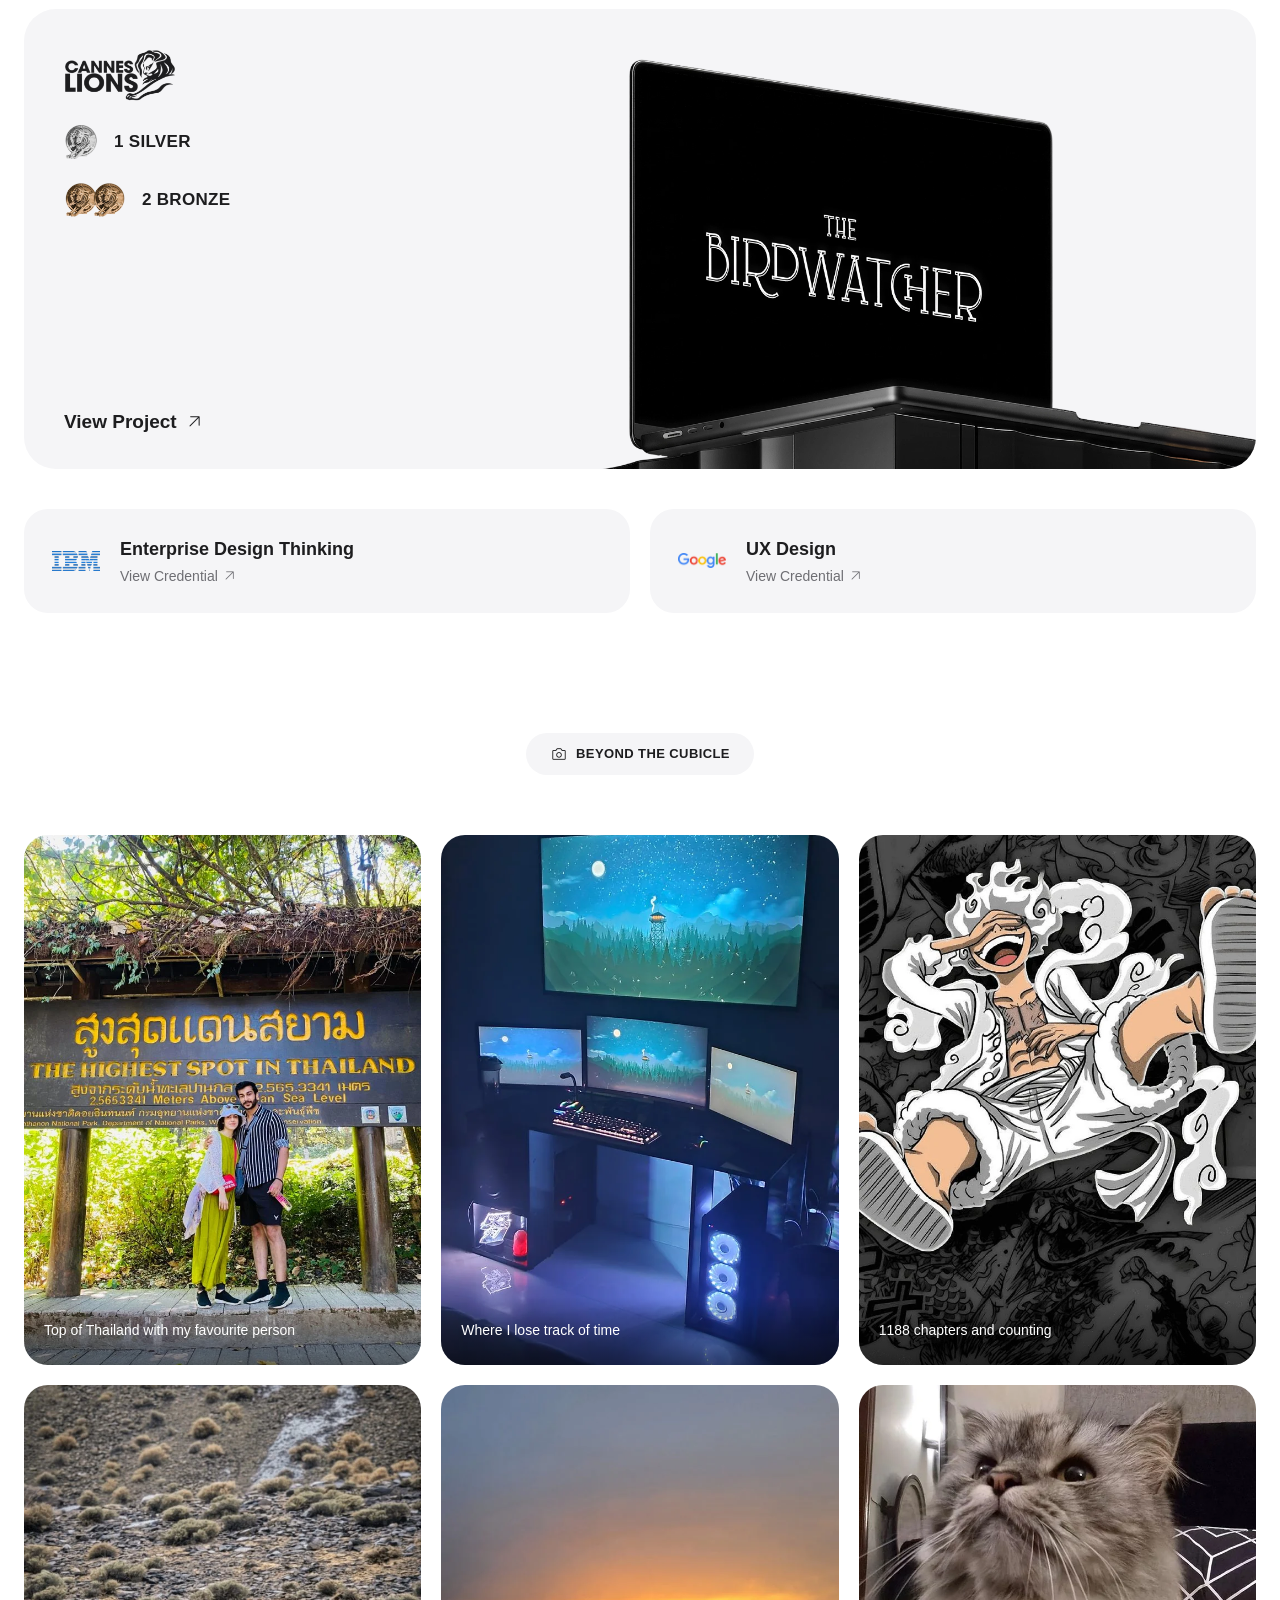
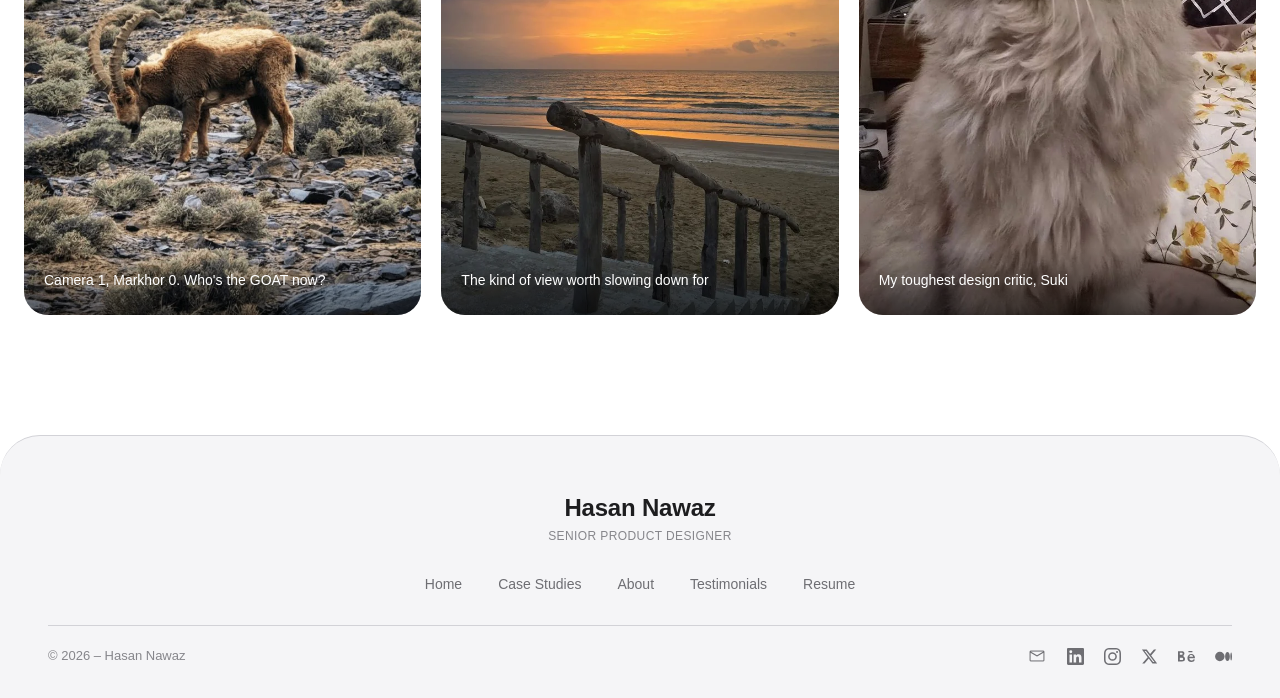
<file: about.html>
<!DOCTYPE html>
<html lang="en">
<head>
<meta charset="utf-8">
<meta name="viewport" content="width=device-width, initial-scale=1">
<title>About | Hasan Nawaz</title>
<meta name="description" content="Award-winning product designer who has scaled products across travel, fintech, and financial platforms.">
<link rel="canonical" href="https://hasannawaz.com/about.html">
<meta property="og:type" content="website">
<meta property="og:url" content="https://hasannawaz.com/about.html">
<meta property="og:title" content="About | Hasan Nawaz">
<meta property="og:description" content="Award-winning product designer who has scaled products across travel, fintech, and financial platforms.">
<meta property="og:image" content="https://hasannawaz.com/assets/img/about-portrait.webp">
<meta name="twitter:card" content="summary_large_image">
<meta name="twitter:title" content="About | Hasan Nawaz">
<meta name="twitter:description" content="Award-winning product designer who has scaled products across travel, fintech, and financial platforms.">
<meta name="twitter:image" content="https://hasannawaz.com/assets/img/about-portrait.webp">
<link rel="icon" type="image/webp" href="assets/img/favicon.webp">
<link rel="apple-touch-icon" href="assets/img/apple-touch-icon.png">
<link rel="preconnect" href="https://fonts.googleapis.com">
<link rel="preconnect" href="https://fonts.gstatic.com" crossorigin>
<link href="https://fonts.googleapis.com/css2?family=Material+Symbols+Rounded:opsz,wght,FILL,GRAD@20..48,100..700,0..1,-50..200&display=block" rel="stylesheet">
<link rel="stylesheet" href="css/style.css">
</head>
<body>

<!-- ============ NAV ============ -->
<header class="nav" id="nav">
  <div class="nav__inner">
    <a class="logo" href="index.html">
      <span class="logo__wordmark">Hasan<br>Nawaz</span>
    </a>
    <nav class="nav__links" aria-label="Primary">
      <a href="index.html" class="nav__home-link">Home</a>
      <a href="index.html#casestudies">Case Studies</a>
      <a href="about.html">About</a>
      <a href="index.html#testimonials">Testimonials</a>
      <a href="https://drive.google.com/file/d/1DaOdA3P_wK8-W2BRthta7aoy5WwOSw5g/view?usp=sharing" target="_blank" rel="noopener">Resume</a>
    </nav>
    <button class="nav__burger" id="burger" aria-label="Menu" aria-expanded="false">
      <span></span><span></span>
    </button>
  </div>
</header>

<!-- ============ ABOUT INTRO ============ -->
<section class="about-hero">
  <div class="about-hero__inner">
    <div class="about-hero__text">
      <h1 class="about-hero__title">About me</h1>
      <p class="about-hero__bio">I design for the moment someone hesitates before completing a booking or a payment.</p>
      <p class="about-hero__bio">Seven years in product design, most of it spent on high traffic consumer platforms where conversion and trust decide whether someone follows through. I've redesigned core booking flows that cut drop-off by 19%, validated through A/B testing and held across every season, not a one-time spike. I've shipped features focused specifically on payment trust and reducing transaction anxiety at checkout, work that's given me a real interest in fintech and the psychology of money moments.</p>
      <p class="about-hero__achievements">That same thinking now carries into enterprise design work, digital experiences & bilingual design systems built for institutions operating at serious scale and stakes. That work has been recognised at Cannes Lions, the industry's most prestigious award, for a digital experience I helped shape from the ground up.</p>
      <div class="about-hero__actions">
        <a class="btn btn--primary" href="https://www.linkedin.com/in/hnk001/" target="_blank" rel="noopener">View LinkedIn <span class="ms btn__arrow" aria-hidden="true">arrow_outward</span></a>
        <a class="btn btn--secondary" href="https://drive.google.com/file/d/1DaOdA3P_wK8-W2BRthta7aoy5WwOSw5g/view?usp=sharing" target="_blank" rel="noopener">Download Resume</a>
      </div>
    </div>
    <figure class="about-hero__portrait">
      <img src="assets/img/about-portrait.webp" alt="Hasan Nawaz">
    </figure>
  </div>
</section>

<!-- ============ HOW I THINK ============ -->
<section class="principles">
  <div class="section-head section-head--tight">
    <span class="pill"><span class="ms" aria-hidden="true">psychology</span>How I Think</span>
    <h2 class="section-head__title">Principles I follow dearly</h2>
  </div>
  <div class="principles__grid">
    <div class="principle reveal"><p>I understand the problem before jumping into design.</p></div>
    <div class="principle reveal"><p>Moving the metric matters. So does the craft.</p></div>
    <div class="principle reveal"><p>Tradeoffs are part of the job. Not everything can ship and that's fine.</p></div>
    <div class="principle reveal"><p>When engineering has hard limits, I solve what design can fix on its own first.</p></div>
    <div class="principle reveal"><p>I believe that delightful experiences foster trust.</p></div>
    <div class="principle reveal"><p>Outcomes over outputs. Delivering is not the same as solving.</p></div>
    <div class="principle reveal"><p>I collaborate with product and engineering. Design doesn't happen in isolation.</p></div>
    <div class="principle reveal"><p>Feedback is on the design, not on me. Design is iterative, never perfect.</p></div>
    <div class="principle reveal"><p>Engineering constraints are real. I design with them considered.</p></div>
  </div>
</section>

<!-- ============ AWARDS & CREDENTIALS ============ -->
<section class="awards">
  <div class="section-head section-head--tight">
    <span class="pill"><span class="ms" aria-hidden="true">workspace_premium</span>Awards &amp; Credentials</span>
  </div>

  <a class="awards__project reveal" href="https://thebirdwatcher.ai/" target="_blank" rel="noopener">
    <div class="awards__project-badges">
      <div class="awards__project-head">
        <img class="awards__project-logo" src="assets/img/logo-cannes-lions.webp" alt="Cannes Lions">
        <span class="awards__project-icon" aria-hidden="true"><span class="ms">arrow_outward</span></span>
      </div>
      <div class="awards__medal"><img src="assets/img/medal-silver.webp" alt=""><span>1 Silver</span></div>
      <div class="awards__medal"><img src="assets/img/medal-bronze.webp" alt=""><img src="assets/img/medal-bronze.webp" alt=""><span>2 Bronze</span></div>
    </div>
    <img class="awards__project-media" src="assets/img/about-project-birdwatcher.webp" alt="The Birdwatcher">
    <span class="awards__project-cta">View Project <span class="ms" aria-hidden="true">arrow_outward</span></span>
  </a>

  <div class="awards__credentials">
    <a class="credential reveal" href="https://www.credly.com/badges/4697a7b6-c083-457f-a876-f34a52adcbfd?source=linked_in_profile" target="_blank" rel="noopener">
      <img class="credential__badge" src="assets/img/about-badge-edt.webp" alt="">
      <span class="credential__text">
        <span class="credential__name">Enterprise Design Thinking</span>
        <span class="credential__link">View Credential <span class="ms" aria-hidden="true">arrow_outward</span></span>
      </span>
    </a>
    <a class="credential reveal" href="https://www.coursera.org/account/accomplishments/verify/VJJ5LHZNMWXN?utm_source=link&utm_medium=certificate&utm_content=cert_image&utm_campaign=sharing_cta&utm_product=course" target="_blank" rel="noopener">
      <img class="credential__badge" src="assets/img/about-badge-ux.webp" alt="">
      <span class="credential__text">
        <span class="credential__name">UX Design</span>
        <span class="credential__link">View Credential <span class="ms" aria-hidden="true">arrow_outward</span></span>
      </span>
    </a>
  </div>
</section>

<!-- ============ BEYOND THE CUBICLE ============ -->
<section class="gallery">
  <div class="section-head section-head--tight">
    <span class="pill"><span class="ms" aria-hidden="true">photo_camera</span>Beyond The Cubicle</span>
  </div>
  <div class="gallery__grid">
    <figure class="gallery__item reveal">
      <img src="assets/img/about-gallery-1.webp" alt="">
      <figcaption>Top of Thailand with my favourite person</figcaption>
    </figure>
    <figure class="gallery__item reveal">
      <img src="assets/img/about-gallery-2.webp" alt="">
      <figcaption>Where I lose track of time</figcaption>
    </figure>
    <figure class="gallery__item reveal">
      <img src="assets/img/about-gallery-3.webp" alt="">
      <figcaption>1188 chapters and counting</figcaption>
    </figure>
    <figure class="gallery__item reveal">
      <img src="assets/img/about-gallery-4.webp" alt="">
      <figcaption>Camera 1, Markhor 0. Who's the GOAT now?</figcaption>
    </figure>
    <figure class="gallery__item reveal">
      <img src="assets/img/about-gallery-5.webp" alt="">
      <figcaption>The kind of view worth slowing down for</figcaption>
    </figure>
    <figure class="gallery__item reveal">
      <img src="assets/img/about-gallery-6.webp" alt="">
      <figcaption>My toughest design critic, Suki</figcaption>
    </figure>
  </div>
</section>


<!-- ============ FOOTER ============ -->
<footer class="footer">
  <div class="footer__top">
    <p class="footer__name">Hasan Nawaz</p>
    <p class="footer__role">Senior Product Designer</p>
    <nav class="footer__links" aria-label="Footer">
      <a href="index.html">Home</a>
      <a href="index.html#casestudies">Case Studies</a>
      <a href="about.html">About</a>
      <a href="index.html#testimonials">Testimonials</a>
      <a href="https://drive.google.com/file/d/1DaOdA3P_wK8-W2BRthta7aoy5WwOSw5g/view?usp=sharing" target="_blank" rel="noopener">Resume</a>
    </nav>
  </div>
  <div class="footer__rule"></div>
  <div class="footer__bottom">
    <p class="footer__copy">© 2026 – Hasan Nawaz</p>
    <div class="footer__social">
      <a href="mailto:hello@hasannawaz.com" class="js-copy-email" data-email="hello@hasannawaz.com" aria-label="Copy email address"><span class="ms" aria-hidden="true">mail</span></a>
      <a href="https://www.linkedin.com/in/hnk001/" target="_blank" rel="noopener" aria-label="LinkedIn">
        <span class="ico-li" aria-hidden="true"><svg viewBox="0 0 24 24" fill="currentColor"><path d="M20.45 20.45h-3.55v-5.57c0-1.33-.02-3.04-1.85-3.04-1.85 0-2.14 1.45-2.14 2.94v5.67H9.35V9h3.41v1.56h.05c.47-.9 1.63-1.85 3.37-1.85 3.6 0 4.27 2.37 4.27 5.46v6.28zM5.34 7.43a2.06 2.06 0 1 1 0-4.13 2.06 2.06 0 0 1 0 4.13zM7.12 20.45H3.55V9h3.57v11.45zM22.22 0H1.77C.79 0 0 .77 0 1.72v20.56C0 23.23.79 24 1.77 24h20.45c.98 0 1.78-.77 1.78-1.72V1.72C24 .77 23.2 0 22.22 0z"/></svg></span>
      </a>
      <a href="https://www.instagram.com/hasan.uiux/" target="_blank" rel="noopener" aria-label="Instagram">
        <span class="ico-li" aria-hidden="true"><svg viewBox="0 0 24 24" fill="currentColor"><path d="M12 2.16c3.2 0 3.58.01 4.85.07 1.17.05 1.8.25 2.23.41.56.22.96.48 1.38.9.42.42.68.82.9 1.38.16.42.36 1.05.41 2.23.06 1.27.07 1.65.07 4.85s-.01 3.58-.07 4.85c-.05 1.17-.25 1.8-.41 2.23a3.7 3.7 0 0 1-.9 1.38 3.7 3.7 0 0 1-1.38.9c-.42.16-1.05.36-2.23.41-1.27.06-1.65.07-4.85.07s-3.58-.01-4.85-.07c-1.17-.05-1.8-.25-2.23-.41a3.7 3.7 0 0 1-1.38-.9 3.7 3.7 0 0 1-.9-1.38c-.16-.42-.36-1.05-.41-2.23-.06-1.27-.07-1.65-.07-4.85s.01-3.58.07-4.85c.05-1.17.25-1.8.41-2.23.22-.56.48-.96.9-1.38.42-.42.82-.68 1.38-.9.42-.16 1.05-.36 2.23-.41 1.27-.06 1.65-.07 4.85-.07M12 0C8.74 0 8.33.01 7.05.07 5.78.13 4.9.33 4.14.63a5.87 5.87 0 0 0-2.12 1.38A5.87 5.87 0 0 0 .64 4.14C.34 4.9.14 5.78.08 7.05.02 8.33 0 8.74 0 12s.02 3.67.08 4.95c.06 1.27.26 2.15.56 2.91.31.79.72 1.46 1.38 2.12.66.66 1.33 1.07 2.12 1.38.76.3 1.64.5 2.91.56 1.28.06 1.69.08 4.95.08s3.67-.02 4.95-.08c1.27-.06 2.15-.26 2.91-.56a5.87 5.87 0 0 0 2.12-1.38 5.87 5.87 0 0 0 1.38-2.12c.3-.76.5-1.64.56-2.91.06-1.28.08-1.69.08-4.95s-.02-3.67-.08-4.95c-.06-1.27-.26-2.15-.56-2.91a5.87 5.87 0 0 0-1.38-2.12A5.87 5.87 0 0 0 19.86.64c-.76-.3-1.64-.5-2.91-.56C15.67.02 15.26 0 12 0zm0 5.84A6.16 6.16 0 1 0 12 18.16 6.16 6.16 0 0 0 12 5.84zm0 10.16a4 4 0 1 1 0-8 4 4 0 0 1 0 8zm7.85-10.4a1.44 1.44 0 1 1-2.88 0 1.44 1.44 0 0 1 2.88 0z"/></svg></span>
      </a>
      <a href="https://x.com/hasannuiux" target="_blank" rel="noopener" aria-label="X (Twitter)">
        <span class="ico-li" aria-hidden="true"><svg viewBox="0 0 24 24" fill="currentColor"><path d="M18.24 2.25h3.3l-7.2 8.23 8.47 11.27h-6.63l-5.2-6.8-5.94 6.8H1.72l7.7-8.8L1.32 2.25h6.8l4.7 6.22zm-1.16 17.52h1.83L7.02 4.13H5.06z"/></svg></span>
      </a>
      <a href="https://www.behance.net/hnk001" target="_blank" rel="noopener" aria-label="Behance">
        <span class="ico-li" aria-hidden="true"><svg viewBox="0 0 24 24" fill="currentColor"><path d="M7.8 10.06c.85-.44 1.3-1.15 1.3-2.27 0-2.3-1.7-3.1-3.75-3.1H0v14.5h5.6c2.2 0 4.3-1.06 4.3-3.55 0-1.54-.73-2.7-2.1-3.58zM2.6 6.7h2.3c.9 0 1.7.25 1.7 1.3 0 .96-.65 1.36-1.55 1.36H2.6zm2.65 10.4H2.6v-3.34h2.7c1.1 0 1.98.47 1.98 1.7 0 1.24-.9 1.64-2.03 1.64zM14.7 4.35h5.65v1.5H14.7zM24 14.15c0-3.2-1.87-5.85-5.2-5.85-3.28 0-5.5 2.46-5.5 5.75 0 3.4 2.1 5.7 5.55 5.7 2.63 0 4.4-1.18 5.03-3.55h-2.42c-.2.68-1.1 1.42-2.5 1.42-1.87 0-2.9-1.02-2.98-3.02H24zm-8-1.9c.15-1.5 1.1-2.4 2.75-2.4 1.55 0 2.4 1 2.5 2.4z"/></svg></span>
      </a>
      <a href="https://medium.com/@hasannawaz97" target="_blank" rel="noopener" aria-label="Medium">
        <span class="ico-li" aria-hidden="true"><svg viewBox="0 0 24 24" fill="currentColor"><path d="M13.54 12a6.72 6.72 0 0 1-6.72 6.72A6.72 6.72 0 0 1 .1 12a6.72 6.72 0 0 1 6.72-6.72A6.72 6.72 0 0 1 13.54 12zM20.96 12c0 3.54-1.5 6.42-3.36 6.42-1.85 0-3.35-2.88-3.35-6.42s1.5-6.42 3.35-6.42c1.86 0 3.36 2.87 3.36 6.42zM24 12c0 3.17-.53 5.75-1.18 5.75-.66 0-1.19-2.58-1.19-5.75s.53-5.75 1.19-5.75C23.47 6.25 24 8.83 24 12z"/></svg></span>
      </a>
    </div>
  </div>
</footer>

<script src="js/main.js"></script>
</body>
</html>
</file>
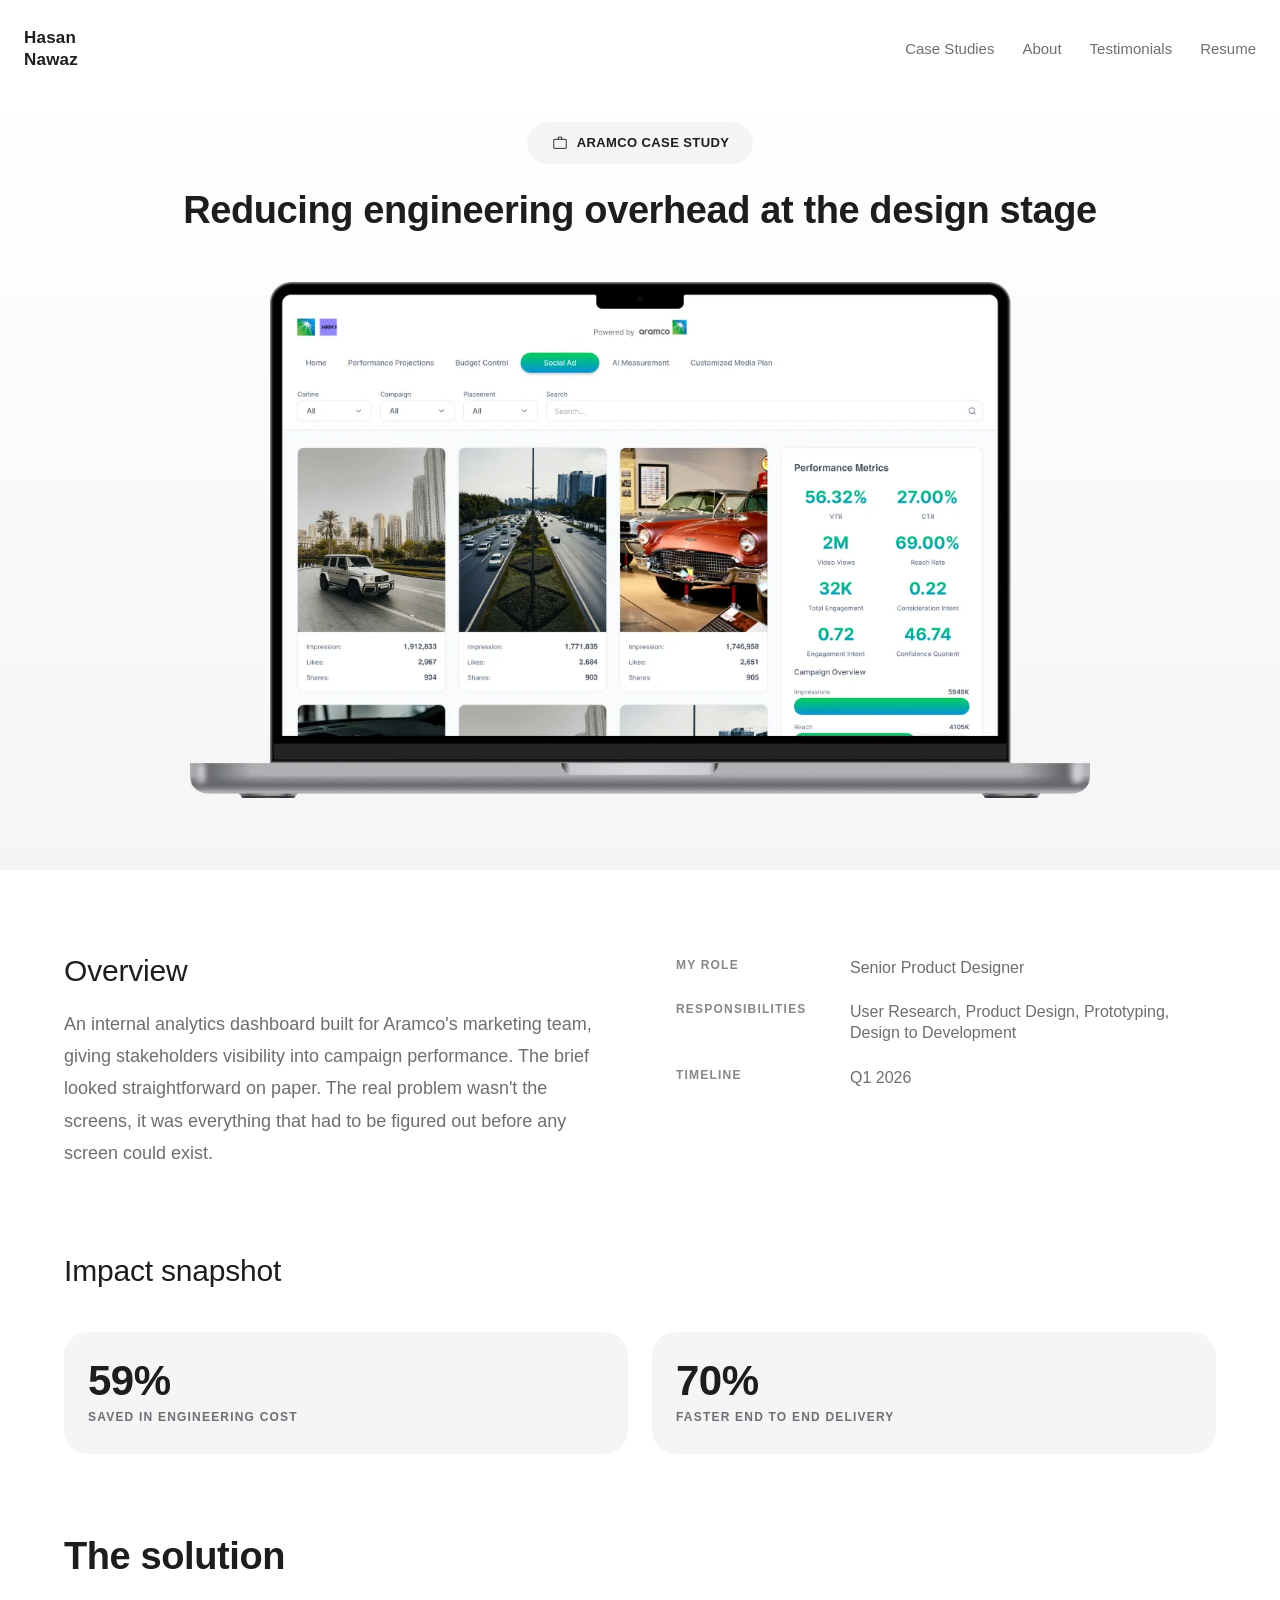
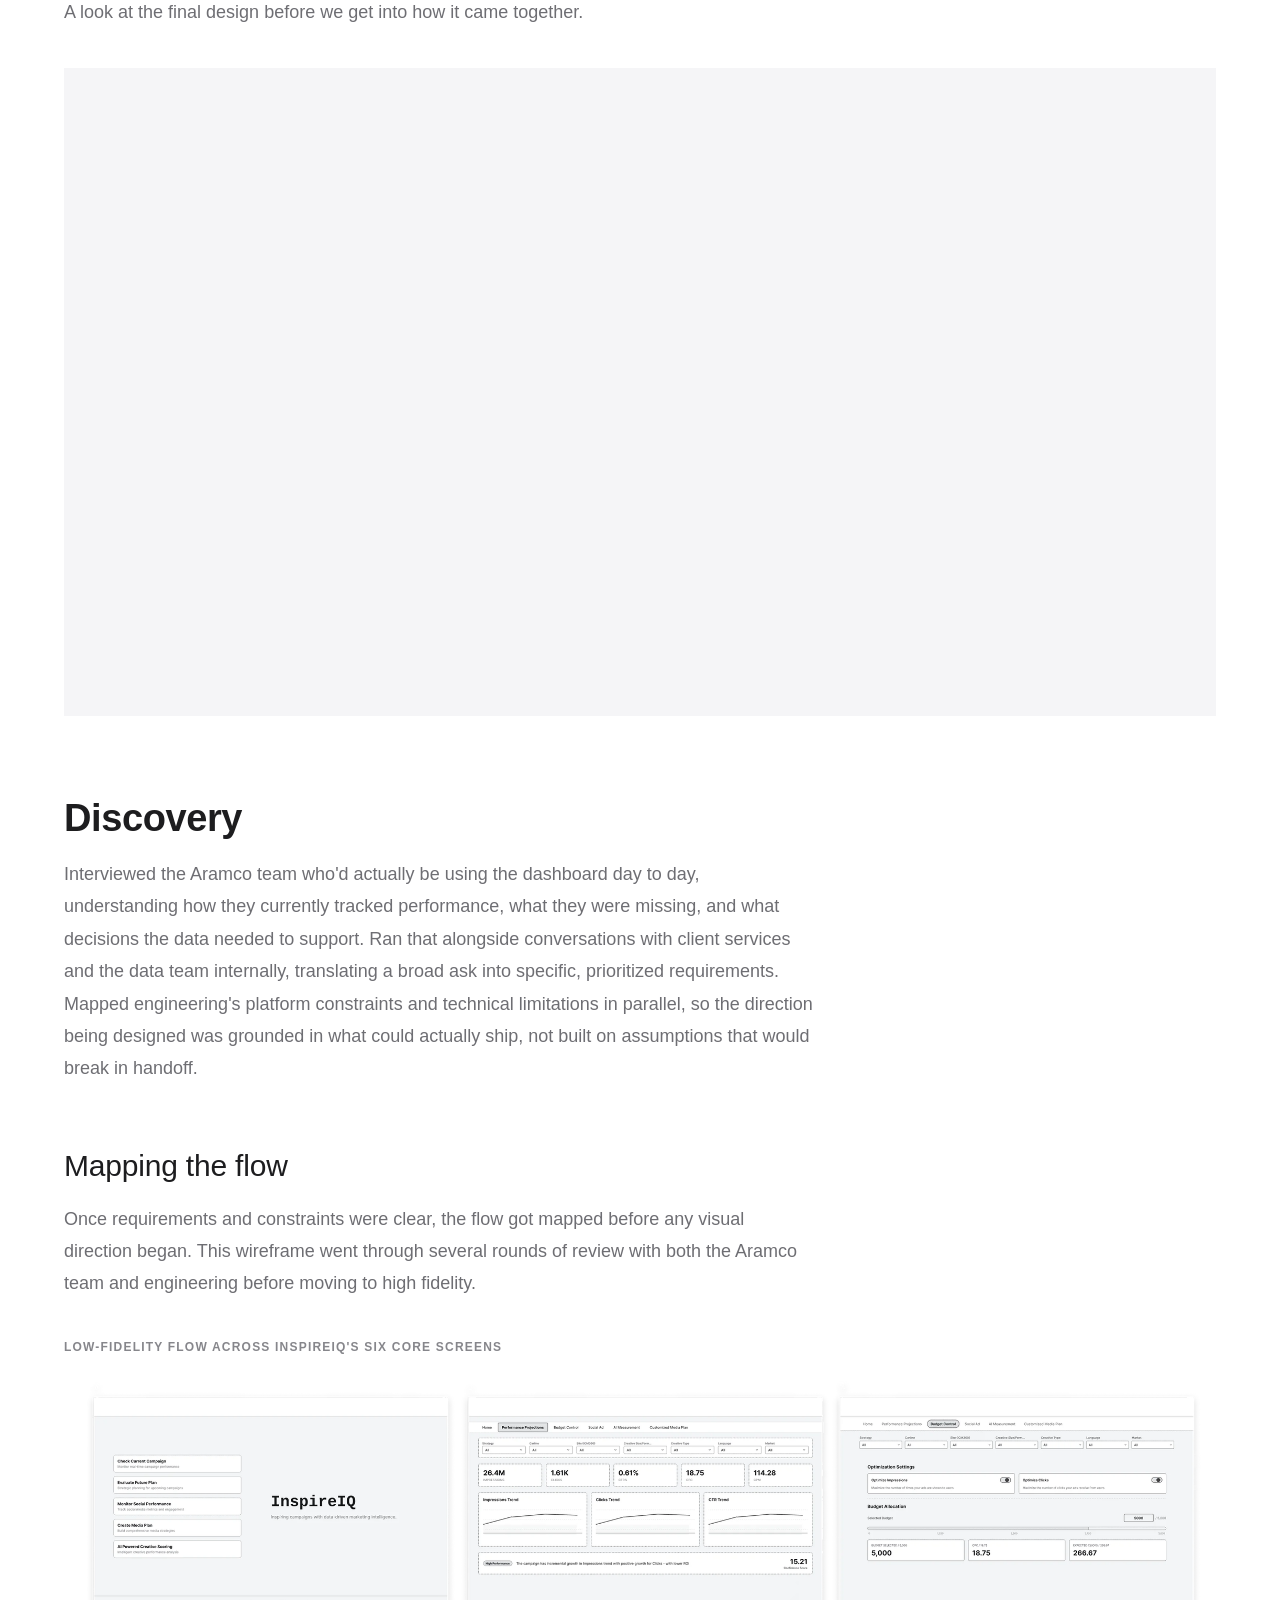
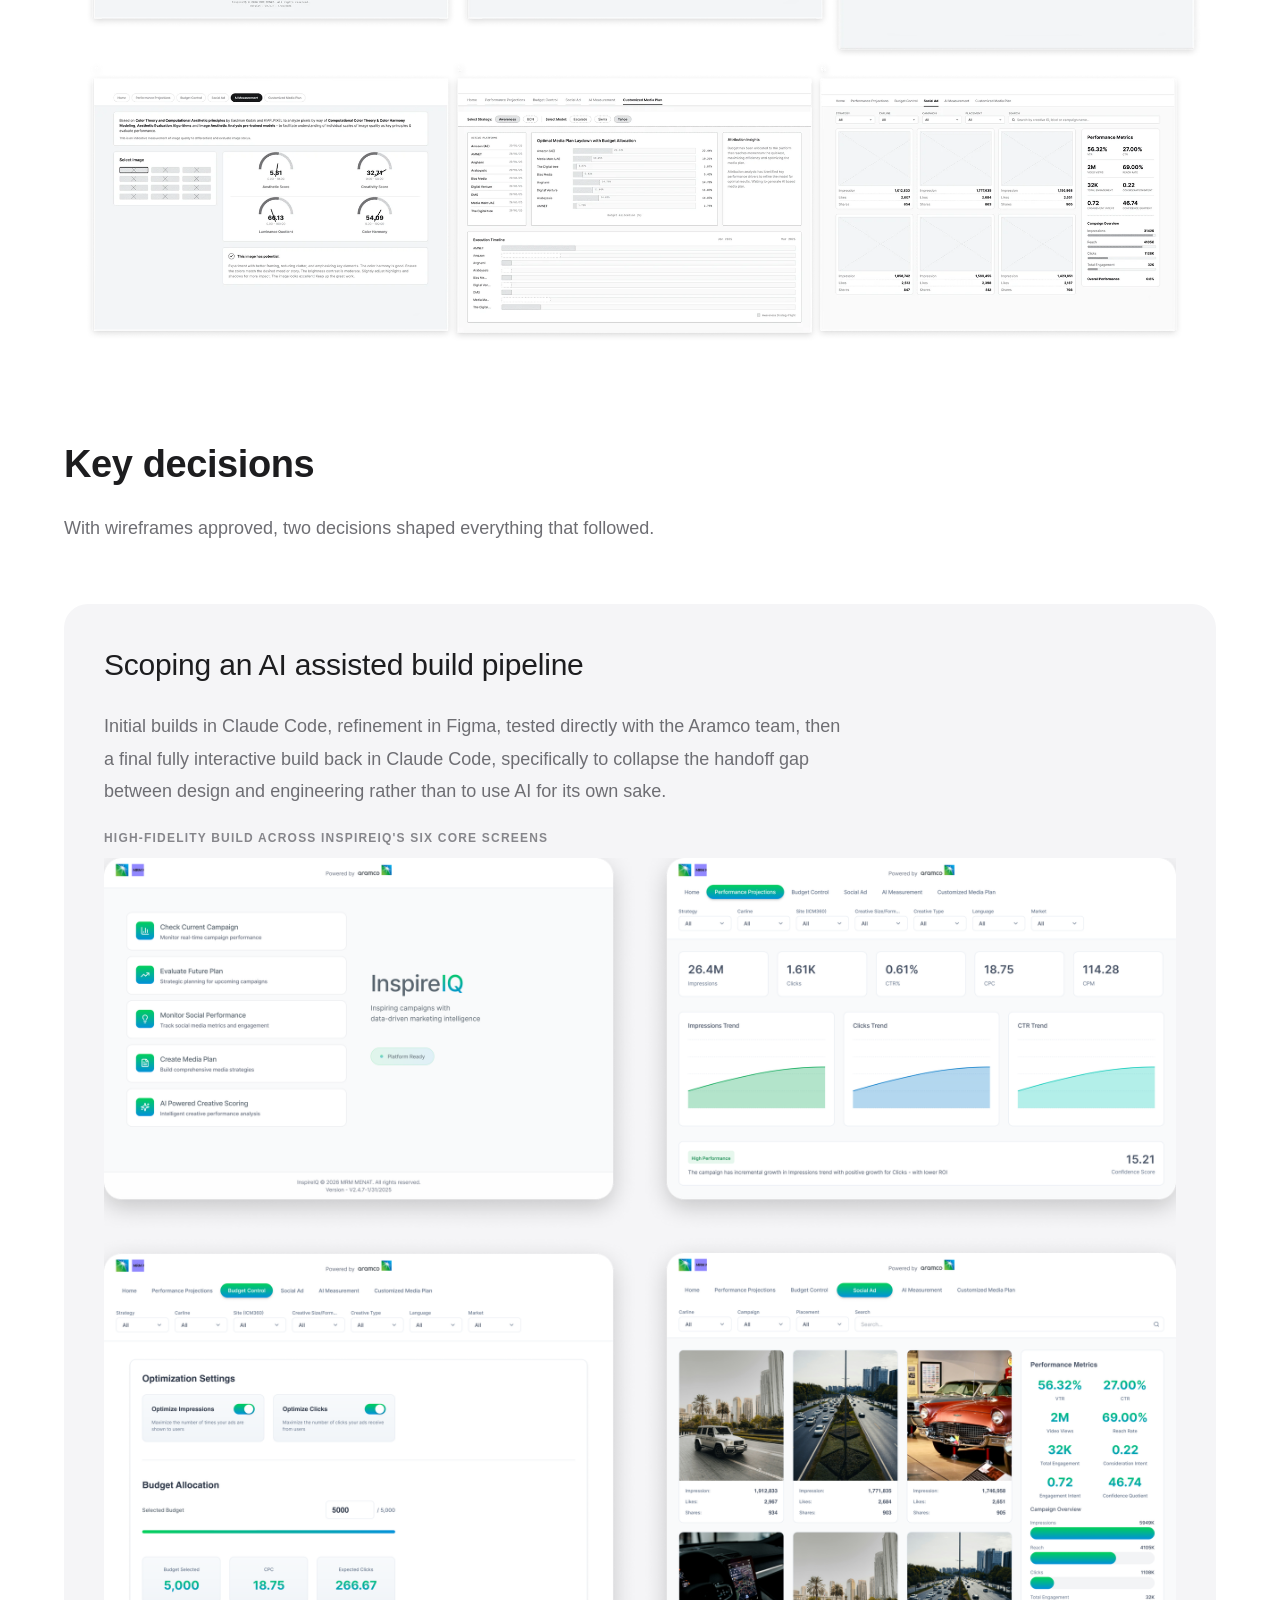
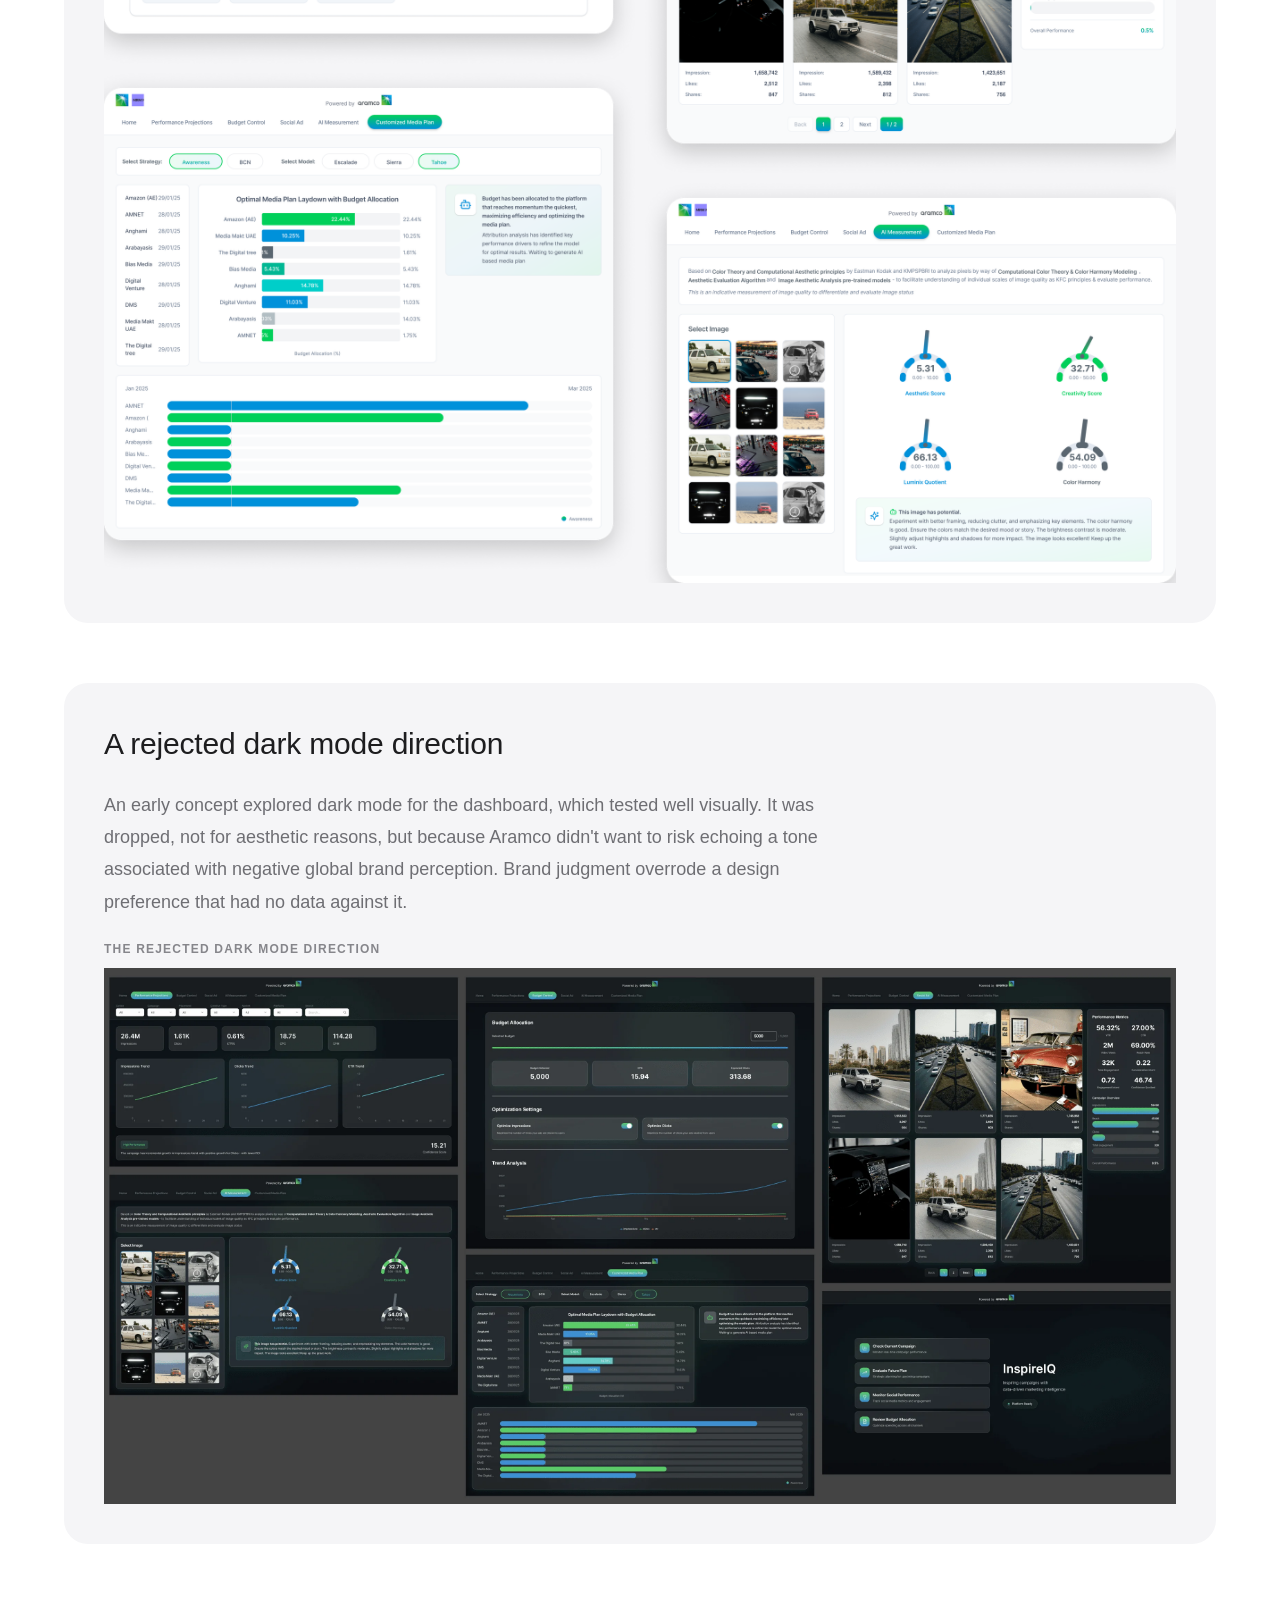
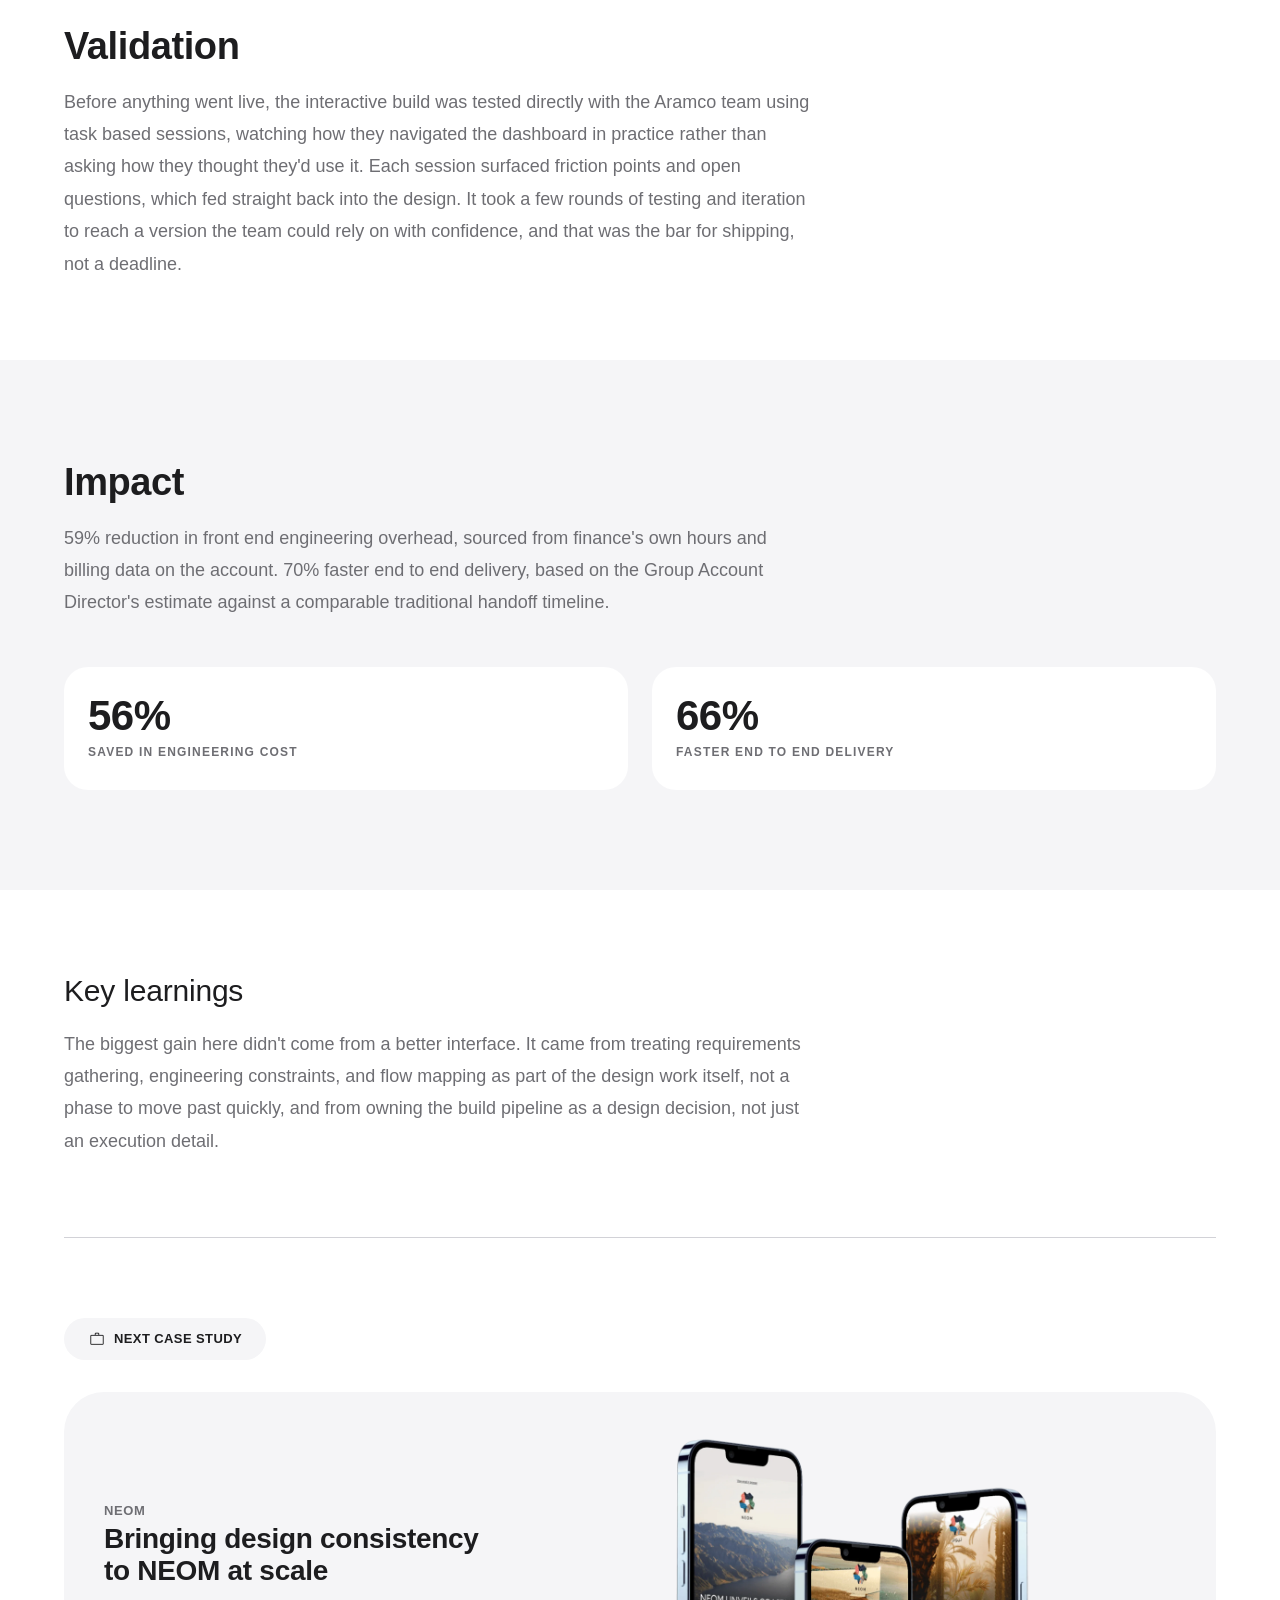
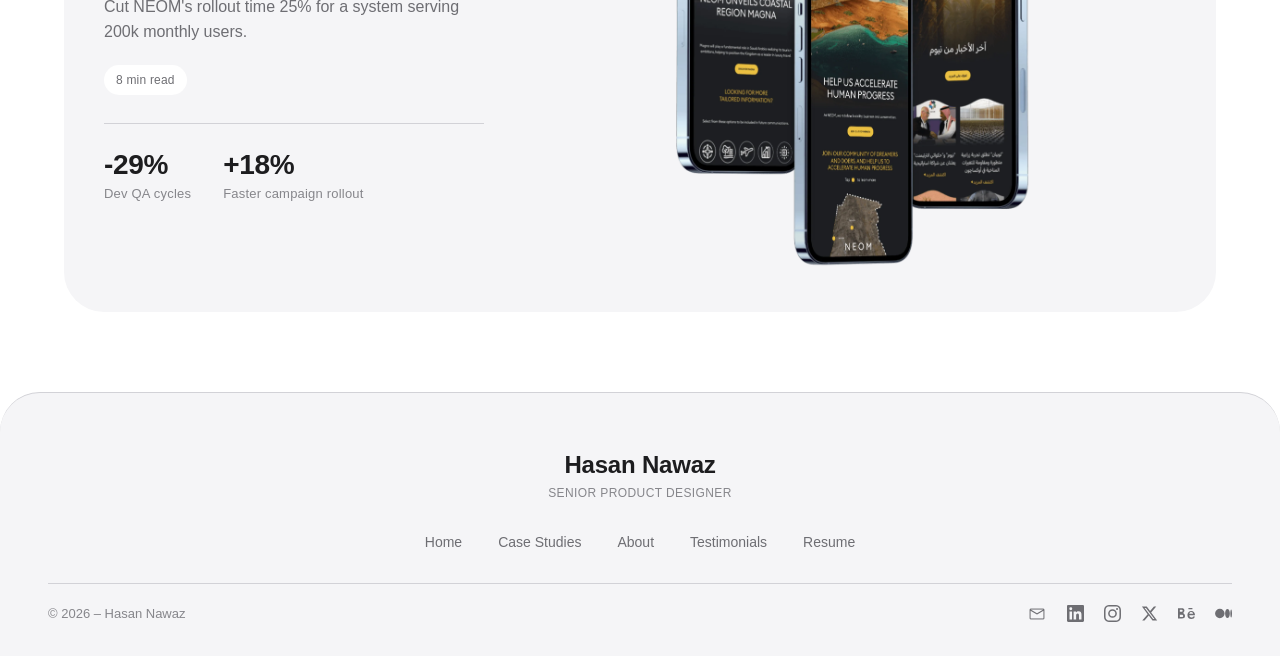
<file: aramco.html>
<!DOCTYPE html>
<html lang="en">
<head>
<meta charset="utf-8">
<meta name="viewport" content="width=device-width, initial-scale=1">
<title>Reducing Engineering Overhead at the Design Stage | Hasan Nawaz</title>
<meta name="description" content="An internal analytics dashboard for Aramco's marketing team, built with an AI assisted design to development pipeline that cut engineering overhead by 59 percent.">
<link rel="canonical" href="https://hasannawaz.com/aramco.html">
<meta property="og:type" content="article">
<meta property="og:url" content="https://hasannawaz.com/aramco.html">
<meta property="og:title" content="Reducing Engineering Overhead at the Design Stage | Hasan Nawaz">
<meta property="og:description" content="An internal analytics dashboard for Aramco's marketing team, built with an AI assisted design to development pipeline that cut engineering overhead by 59 percent.">
<meta property="og:image" content="https://hasannawaz.com/assets/img/poster-aramco.webp">
<meta name="twitter:card" content="summary_large_image">
<meta name="twitter:title" content="Reducing Engineering Overhead at the Design Stage | Hasan Nawaz">
<meta name="twitter:description" content="An internal analytics dashboard for Aramco's marketing team, built with an AI assisted design to development pipeline that cut engineering overhead by 59 percent.">
<meta name="twitter:image" content="https://hasannawaz.com/assets/img/poster-aramco.webp">
<link rel="icon" type="image/webp" href="assets/img/favicon.webp">
<link rel="apple-touch-icon" href="assets/img/apple-touch-icon.png">
<link rel="preconnect" href="https://fonts.googleapis.com">
<link rel="preconnect" href="https://fonts.gstatic.com" crossorigin>
<link href="https://fonts.googleapis.com/css2?family=Material+Symbols+Rounded:opsz,wght,FILL,GRAD@20..48,100..700,0..1,-50..200&display=block" rel="stylesheet">
<link rel="stylesheet" href="css/style.css">
</head>
<body class="cs-page">

<!-- ============ NAV ============ -->
<header class="nav" id="nav">
  <div class="nav__inner">
    <a class="logo" href="index.html">
      <span class="logo__wordmark">Hasan<br>Nawaz</span>
    </a>
    <nav class="nav__links" aria-label="Primary">
      <a href="index.html" class="nav__home-link">Home</a>
      <a href="index.html#casestudies">Case Studies</a>
      <a href="about.html">About</a>
      <a href="index.html#testimonials">Testimonials</a>
      <a href="https://drive.google.com/file/d/1DaOdA3P_wK8-W2BRthta7aoy5WwOSw5g/view?usp=sharing" target="_blank" rel="noopener">Resume</a>
    </nav>
    <button class="nav__burger" id="burger" aria-label="Menu" aria-expanded="false">
      <span></span><span></span>
    </button>
  </div>
</header>

<main class="cs">

  <!-- ============ HERO ============ -->
  <section class="cs-hero">
    <div class="cs-shell">
      <div class="cs-hero__head">
        <span class="pill"><span class="ms" aria-hidden="true">work</span>Aramco Case Study</span>
        <h1 class="cs-hero__title">Reducing engineering overhead at the design stage</h1>
      </div>
      <figure class="cs-hero__media cs-hero__media--compact">
        <img src="assets/img/poster-aramco.webp" alt="InspireIQ marketing analytics dashboard on laptop">
      </figure>
    </div>
  </section>

  <!-- ============ OVERVIEW ============ -->
  <section class="cs-shell">
    <div class="cs-overview">
      <div class="cs-overview__main reveal">
        <h3 class="cs-h3">Overview</h3>
        <div class="cs-prose">
          <p class="cs-body">An internal analytics dashboard built for Aramco's marketing team, giving stakeholders visibility into campaign performance. The brief looked straightforward on paper. The real problem wasn't the screens, it was everything that had to be figured out before any screen could exist.</p>
        </div>
      </div>
      <div class="cs-overview__meta reveal">
        <div class="cs-metarow">
          <span class="cs-metarow__label">My Role</span>
          <span class="cs-metarow__value">Senior Product Designer</span>
        </div>
        <div class="cs-metarow">
          <span class="cs-metarow__label">Responsibilities</span>
          <span class="cs-metarow__value">User Research, Product Design, Prototyping, Design to Development</span>
        </div>
        <div class="cs-metarow">
          <span class="cs-metarow__label">Timeline</span>
          <span class="cs-metarow__value">Q1 2026</span>
        </div>
      </div>
    </div>
  </section>

  <!-- ============ IMPACT SNAPSHOT ============ -->
  <section class="cs-shell">
    <div class="cs-block reveal">
      <h3 class="cs-h3">Impact snapshot</h3>
      <div class="cs-statgrid">
        <div class="cs-statcard">
          <span class="cs-statcard__num" data-count="59" data-suffix="%" data-decimals="0">59%</span>
          <span class="cs-statcard__label">Saved in engineering cost</span>
        </div>
        <div class="cs-statcard">
          <span class="cs-statcard__num" data-count="70" data-suffix="%" data-decimals="0">70%</span>
          <span class="cs-statcard__label">Faster end to end delivery</span>
        </div>
      </div>
    </div>
  </section>

  <!-- ============ THE SOLUTION ============ -->
  <section class="cs-shell">
    <div class="cs-block">
      <div class="cs-titled-prose reveal">
        <h2 class="cs-h2">The solution</h2>
        <div class="cs-prose">
          <p class="cs-body">A look at the final design before we get into how it came together.</p>
        </div>
      </div>
      <div class="cs-video reveal">
        <iframe src="https://player.vimeo.com/video/1215945260?title=0&amp;byline=0&amp;portrait=0&amp;badge=0&amp;autopause=0&amp;player_id=0&amp;app_id=58479&amp;autoplay=1&amp;muted=1&amp;loop=1" frameborder="0" allow="autoplay; fullscreen; picture-in-picture; clipboard-write; encrypted-media; web-share" referrerpolicy="strict-origin-when-cross-origin" title="InspireIQ dashboard walkthrough" allowfullscreen></iframe>
      </div>
    </div>
  </section>

  <!-- ============ DISCOVERY & FLOW ============ -->
  <section class="cs-shell">
    <div class="cs-section">
      <div class="cs-block reveal">
        <div class="cs-titled-prose">
          <h2 class="cs-h2">Discovery</h2>
          <div class="cs-prose">
            <p class="cs-body">Interviewed the Aramco team who'd actually be using the dashboard day to day, understanding how they currently tracked performance, what they were missing, and what decisions the data needed to support. Ran that alongside conversations with client services and the data team internally, translating a broad ask into specific, prioritized requirements. Mapped engineering's platform constraints and technical limitations in parallel, so the direction being designed was grounded in what could actually ship, not built on assumptions that would break in handoff.</p>
          </div>
        </div>
      </div>

      <div class="cs-block reveal">
        <div class="cs-titled-prose">
          <h3 class="cs-h3">Mapping the flow</h3>
          <div class="cs-prose">
            <p class="cs-body">Once requirements and constraints were clear, the flow got mapped before any visual direction began. This wireframe went through several rounds of review with both the Aramco team and engineering before moving to high fidelity.</p>
          </div>
        </div>
        <figure class="cs-fig">
          <span class="cs-fig__cap">Low-fidelity flow across InspireIQ's six core screens</span>
          <img src="assets/img/cs-aramco-flow.webp" alt="Low-fidelity wireframes of the InspireIQ dashboard's six core screens">
        </figure>
      </div>
    </div>
  </section>

  <!-- ============ KEY DECISIONS ============ -->
  <section class="cs-shell">
    <div class="cs-section">
      <div class="cs-head reveal">
        <h2 class="cs-h2">Key decisions</h2>
        <p class="cs-body">With wireframes approved, two decisions shaped everything that followed.</p>
      </div>

      <div class="cs-decision reveal">
        <h3 class="cs-h3">Scoping an AI assisted build pipeline</h3>
        <p class="cs-body">Initial builds in Claude Code, refinement in Figma, tested directly with the Aramco team, then a final fully interactive build back in Claude Code, specifically to collapse the handoff gap between design and engineering rather than to use AI for its own sake.</p>
        <figure class="cs-fig">
          <span class="cs-fig__cap">High-fidelity build across InspireIQ's six core screens</span>
          <img src="assets/img/cs-aramco-decision-light.png" alt="High-fidelity build of the InspireIQ dashboard's six core screens">
        </figure>
      </div>

      <div class="cs-decision reveal">
        <h3 class="cs-h3">A rejected dark mode direction</h3>
        <p class="cs-body">An early concept explored dark mode for the dashboard, which tested well visually. It was dropped, not for aesthetic reasons, but because Aramco didn't want to risk echoing a tone associated with negative global brand perception. Brand judgment overrode a design preference that had no data against it.</p>
        <figure class="cs-fig">
          <span class="cs-fig__cap">The rejected dark mode direction</span>
          <img src="assets/img/cs-aramco-decision-dark.webp" alt="Rejected dark mode concept of the InspireIQ dashboard's six core screens">
        </figure>
      </div>
    </div>
  </section>

  <!-- ============ VALIDATION ============ -->
  <section class="cs-shell">
    <div class="cs-titled-prose reveal">
      <h2 class="cs-h2">Validation</h2>
      <div class="cs-prose">
        <p class="cs-body">Before anything went live, the interactive build was tested directly with the Aramco team using task based sessions, watching how they navigated the dashboard in practice rather than asking how they thought they'd use it. Each session surfaced friction points and open questions, which fed straight back into the design. It took a few rounds of testing and iteration to reach a version the team could rely on with confidence, and that was the bar for shipping, not a deadline.</p>
      </div>
    </div>
  </section>

  <!-- ============ IMPACT ============ -->
  <section class="cs-impact reveal">
    <div class="cs-impact__inner">
      <div class="cs-titled-prose">
        <h2 class="cs-h2">Impact</h2>
        <div class="cs-prose">
          <p class="cs-body">59% reduction in front end engineering overhead, sourced from finance's own hours and billing data on the account. 70% faster end to end delivery, based on the Group Account Director's estimate against a comparable traditional handoff timeline.</p>
        </div>
      </div>
      <div class="cs-statgrid">
        <div class="cs-statcard">
          <span class="cs-statcard__num" data-count="59" data-suffix="%" data-decimals="0">59%</span>
          <span class="cs-statcard__label">Saved in engineering cost</span>
        </div>
        <div class="cs-statcard">
          <span class="cs-statcard__num" data-count="70" data-suffix="%" data-decimals="0">70%</span>
          <span class="cs-statcard__label">Faster end to end delivery</span>
        </div>
      </div>
    </div>
  </section>

  <!-- ============ KEY LEARNINGS ============ -->
  <section class="cs-shell">
    <div class="cs-titled-prose reveal">
      <h3 class="cs-h3">Key learnings</h3>
      <div class="cs-prose">
        <p class="cs-body">The biggest gain here didn't come from a better interface. It came from treating requirements gathering, engineering constraints, and flow mapping as part of the design work itself, not a phase to move past quickly, and from owning the build pipeline as a design decision, not just an execution detail.</p>
      </div>
    </div>
  </section>

  <div class="cs-shell"><div class="cs-divider"></div></div>

  <!-- ============ NEXT CASE STUDY ============ -->
  <section class="cs-shell">
    <div class="cs-next">
      <div class="cs-head reveal">
        <span class="pill"><span class="ms" aria-hidden="true">work</span>Next Case Study</span>
      </div>
      <a class="case reveal" href="neom.html">
        <div class="case__body">
          <div class="case__content">
            <h5 class="case__brand">NEOM</h5>
            <div class="case__headline">
              <h3 class="case__title">Bringing design consistency to NEOM at scale</h3>
              <p class="case__desc">Cut NEOM's rollout time 25% for a system serving 200k monthly users.</p>
            </div>
            <div class="case__tags">
              <span class="tag">8 min read</span>
            </div>
            <div class="case__stats">
              <div class="stat"><h5 class="stat__num" data-count="40" data-prefix="-" data-suffix="%" data-decimals="0">-40%</h5><span class="stat__label">Dev QA cycles</span></div>
              <div class="stat"><h5 class="stat__num" data-count="25" data-prefix="+" data-suffix="%" data-decimals="0">+25%</h5><span class="stat__label">Faster campaign rollout</span></div>
            </div>
          </div>
        </div>
        <figure class="case__media">
          <img src="assets/img/shot-neom.webp" alt="NEOM campaign system">
        </figure>
      </a>
    </div>
  </section>

</main>

<!-- ============ FOOTER ============ -->
<footer class="footer">
  <div class="footer__top">
    <p class="footer__name">Hasan Nawaz</p>
    <p class="footer__role">Senior Product Designer</p>
    <nav class="footer__links" aria-label="Footer">
      <a href="index.html">Home</a>
      <a href="index.html#casestudies">Case Studies</a>
      <a href="about.html">About</a>
      <a href="index.html#testimonials">Testimonials</a>
      <a href="https://drive.google.com/file/d/1DaOdA3P_wK8-W2BRthta7aoy5WwOSw5g/view?usp=sharing" target="_blank" rel="noopener">Resume</a>
    </nav>
  </div>
  <div class="footer__rule"></div>
  <div class="footer__bottom">
    <p class="footer__copy">© 2026 – Hasan Nawaz</p>
    <div class="footer__social">
      <a href="mailto:hello@hasannawaz.com" class="js-copy-email" data-email="hello@hasannawaz.com" aria-label="Copy email address"><span class="ms" aria-hidden="true">mail</span></a>
      <a href="https://www.linkedin.com/in/hnk001/" target="_blank" rel="noopener" aria-label="LinkedIn">
        <span class="ico-li" aria-hidden="true"><svg viewBox="0 0 24 24" fill="currentColor"><path d="M20.45 20.45h-3.55v-5.57c0-1.33-.02-3.04-1.85-3.04-1.85 0-2.14 1.45-2.14 2.94v5.67H9.35V9h3.41v1.56h.05c.47-.9 1.63-1.85 3.37-1.85 3.6 0 4.27 2.37 4.27 5.46v6.28zM5.34 7.43a2.06 2.06 0 1 1 0-4.13 2.06 2.06 0 0 1 0 4.13zM7.12 20.45H3.55V9h3.57v11.45zM22.22 0H1.77C.79 0 0 .77 0 1.72v20.56C0 23.23.79 24 1.77 24h20.45c.98 0 1.78-.77 1.78-1.72V1.72C24 .77 23.2 0 22.22 0z"/></svg></span>
      </a>
      <a href="https://www.instagram.com/hasan.uiux/" target="_blank" rel="noopener" aria-label="Instagram">
        <span class="ico-li" aria-hidden="true"><svg viewBox="0 0 24 24" fill="currentColor"><path d="M12 2.16c3.2 0 3.58.01 4.85.07 1.17.05 1.8.25 2.23.41.56.22.96.48 1.38.9.42.42.68.82.9 1.38.16.42.36 1.05.41 2.23.06 1.27.07 1.65.07 4.85s-.01 3.58-.07 4.85c-.05 1.17-.25 1.8-.41 2.23a3.7 3.7 0 0 1-.9 1.38 3.7 3.7 0 0 1-1.38.9c-.42.16-1.05.36-2.23.41-1.27.06-1.65.07-4.85.07s-3.58-.01-4.85-.07c-1.17-.05-1.8-.25-2.23-.41a3.7 3.7 0 0 1-1.38-.9 3.7 3.7 0 0 1-.9-1.38c-.16-.42-.36-1.05-.41-2.23-.06-1.27-.07-1.65-.07-4.85s.01-3.58.07-4.85c.05-1.17.25-1.8.41-2.23.22-.56.48-.96.9-1.38.42-.42.82-.68 1.38-.9.42-.16 1.05-.36 2.23-.41 1.27-.06 1.65-.07 4.85-.07M12 0C8.74 0 8.33.01 7.05.07 5.78.13 4.9.33 4.14.63a5.87 5.87 0 0 0-2.12 1.38A5.87 5.87 0 0 0 .64 4.14C.34 4.9.14 5.78.08 7.05.02 8.33 0 8.74 0 12s.02 3.67.08 4.95c.06 1.27.26 2.15.56 2.91.31.79.72 1.46 1.38 2.12.66.66 1.33 1.07 2.12 1.38.76.3 1.64.5 2.91.56 1.28.06 1.69.08 4.95.08s3.67-.02 4.95-.08c1.27-.06 2.15-.26 2.91-.56a5.87 5.87 0 0 0 2.12-1.38 5.87 5.87 0 0 0 1.38-2.12c.3-.76.5-1.64.56-2.91.06-1.28.08-1.69.08-4.95s-.02-3.67-.08-4.95c-.06-1.27-.26-2.15-.56-2.91a5.87 5.87 0 0 0-1.38-2.12A5.87 5.87 0 0 0 19.86.64c-.76-.3-1.64-.5-2.91-.56C15.67.02 15.26 0 12 0zm0 5.84A6.16 6.16 0 1 0 12 18.16 6.16 6.16 0 0 0 12 5.84zm0 10.16a4 4 0 1 1 0-8 4 4 0 0 1 0 8zm7.85-10.4a1.44 1.44 0 1 1-2.88 0 1.44 1.44 0 0 1 2.88 0z"/></svg></span>
      </a>
      <a href="https://x.com/hasannuiux" target="_blank" rel="noopener" aria-label="X (Twitter)">
        <span class="ico-li" aria-hidden="true"><svg viewBox="0 0 24 24" fill="currentColor"><path d="M18.24 2.25h3.3l-7.2 8.23 8.47 11.27h-6.63l-5.2-6.8-5.94 6.8H1.72l7.7-8.8L1.32 2.25h6.8l4.7 6.22zm-1.16 17.52h1.83L7.02 4.13H5.06z"/></svg></span>
      </a>
      <a href="https://www.behance.net/hnk001" target="_blank" rel="noopener" aria-label="Behance">
        <span class="ico-li" aria-hidden="true"><svg viewBox="0 0 24 24" fill="currentColor"><path d="M7.8 10.06c.85-.44 1.3-1.15 1.3-2.27 0-2.3-1.7-3.1-3.75-3.1H0v14.5h5.6c2.2 0 4.3-1.06 4.3-3.55 0-1.54-.73-2.7-2.1-3.58zM2.6 6.7h2.3c.9 0 1.7.25 1.7 1.3 0 .96-.65 1.36-1.55 1.36H2.6zm2.65 10.4H2.6v-3.34h2.7c1.1 0 1.98.47 1.98 1.7 0 1.24-.9 1.64-2.03 1.64zM14.7 4.35h5.65v1.5H14.7zM24 14.15c0-3.2-1.87-5.85-5.2-5.85-3.28 0-5.5 2.46-5.5 5.75 0 3.4 2.1 5.7 5.55 5.7 2.63 0 4.4-1.18 5.03-3.55h-2.42c-.2.68-1.1 1.42-2.5 1.42-1.87 0-2.9-1.02-2.98-3.02H24zm-8-1.9c.15-1.5 1.1-2.4 2.75-2.4 1.55 0 2.4 1 2.5 2.4z"/></svg></span>
      </a>
      <a href="https://medium.com/@hasannawaz97" target="_blank" rel="noopener" aria-label="Medium">
        <span class="ico-li" aria-hidden="true"><svg viewBox="0 0 24 24" fill="currentColor"><path d="M13.54 12a6.72 6.72 0 0 1-6.72 6.72A6.72 6.72 0 0 1 .1 12a6.72 6.72 0 0 1 6.72-6.72A6.72 6.72 0 0 1 13.54 12zM20.96 12c0 3.54-1.5 6.42-3.36 6.42-1.85 0-3.35-2.88-3.35-6.42s1.5-6.42 3.35-6.42c1.86 0 3.36 2.87 3.36 6.42zM24 12c0 3.17-.53 5.75-1.18 5.75-.66 0-1.19-2.58-1.19-5.75s.53-5.75 1.19-5.75C23.47 6.25 24 8.83 24 12z"/></svg></span>
      </a>
    </div>
  </div>
</footer>

<script src="js/main.js"></script>
</body>
</html>
</file>
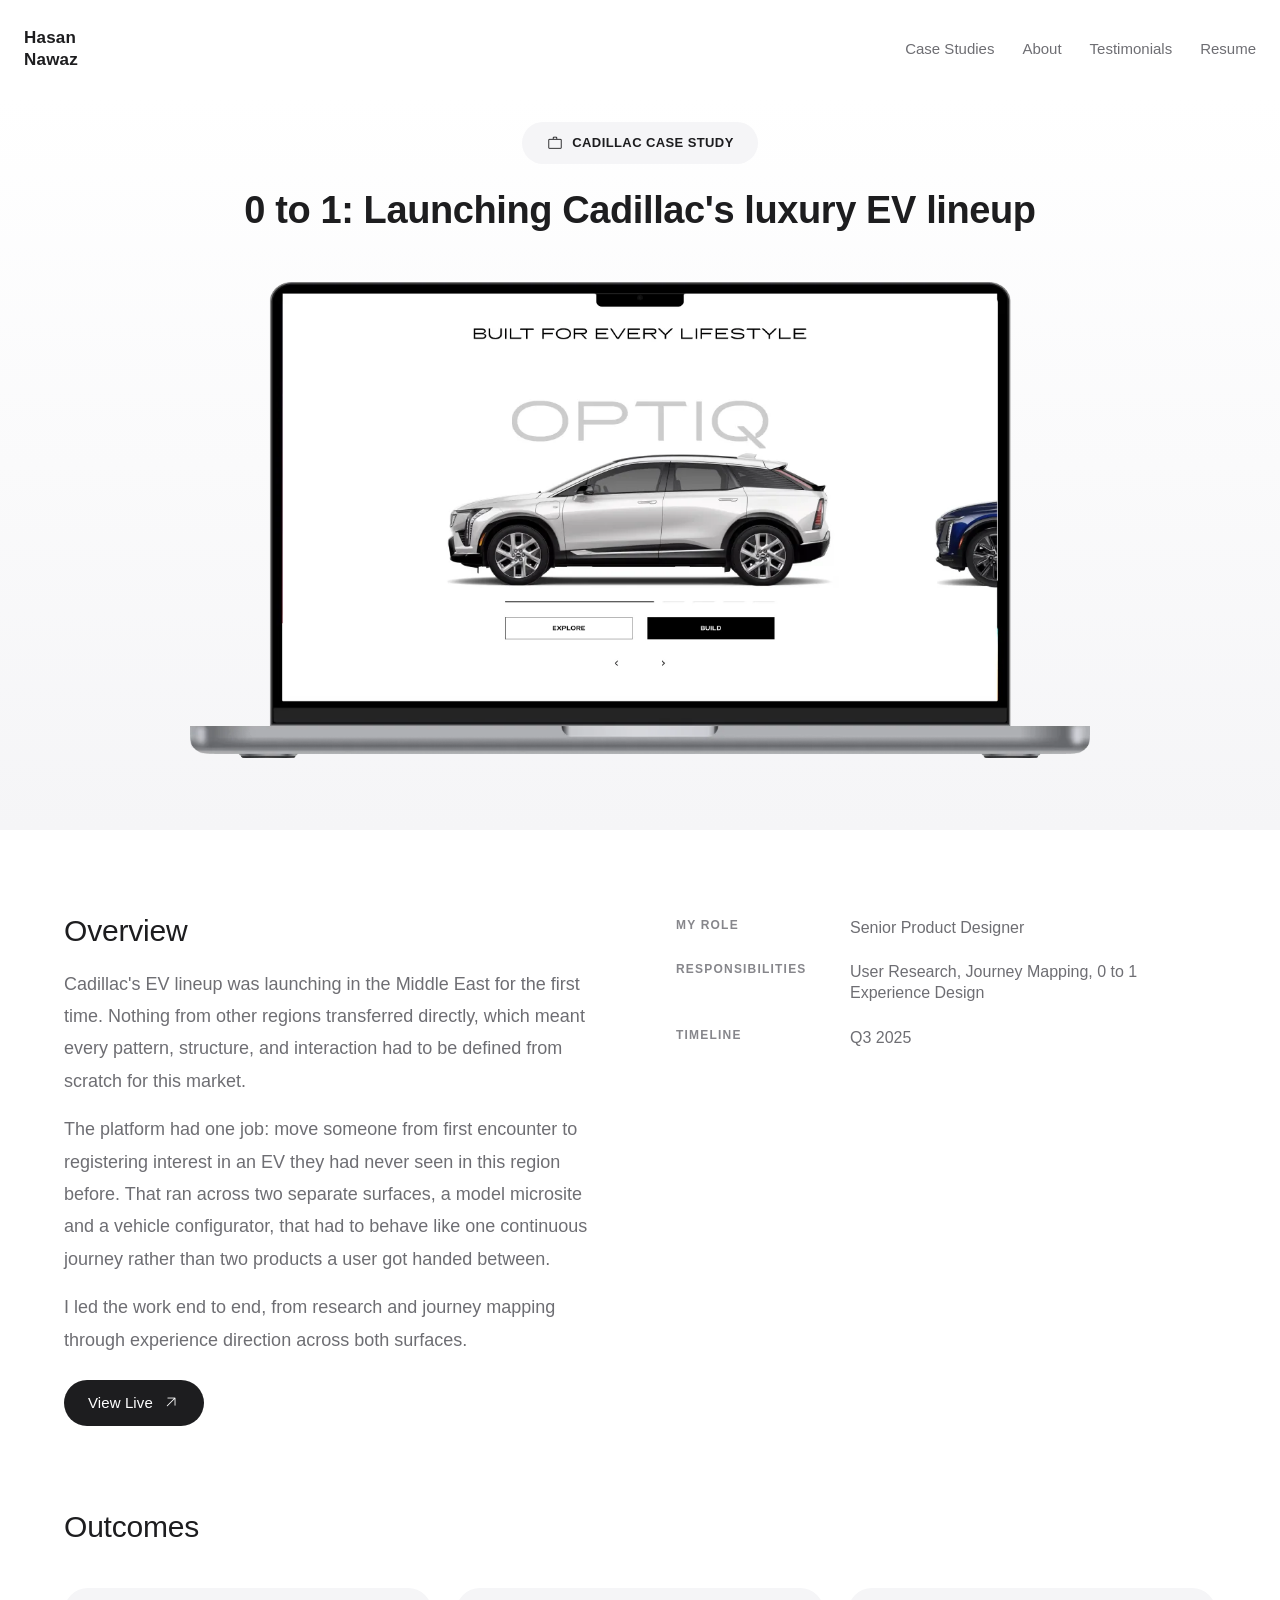
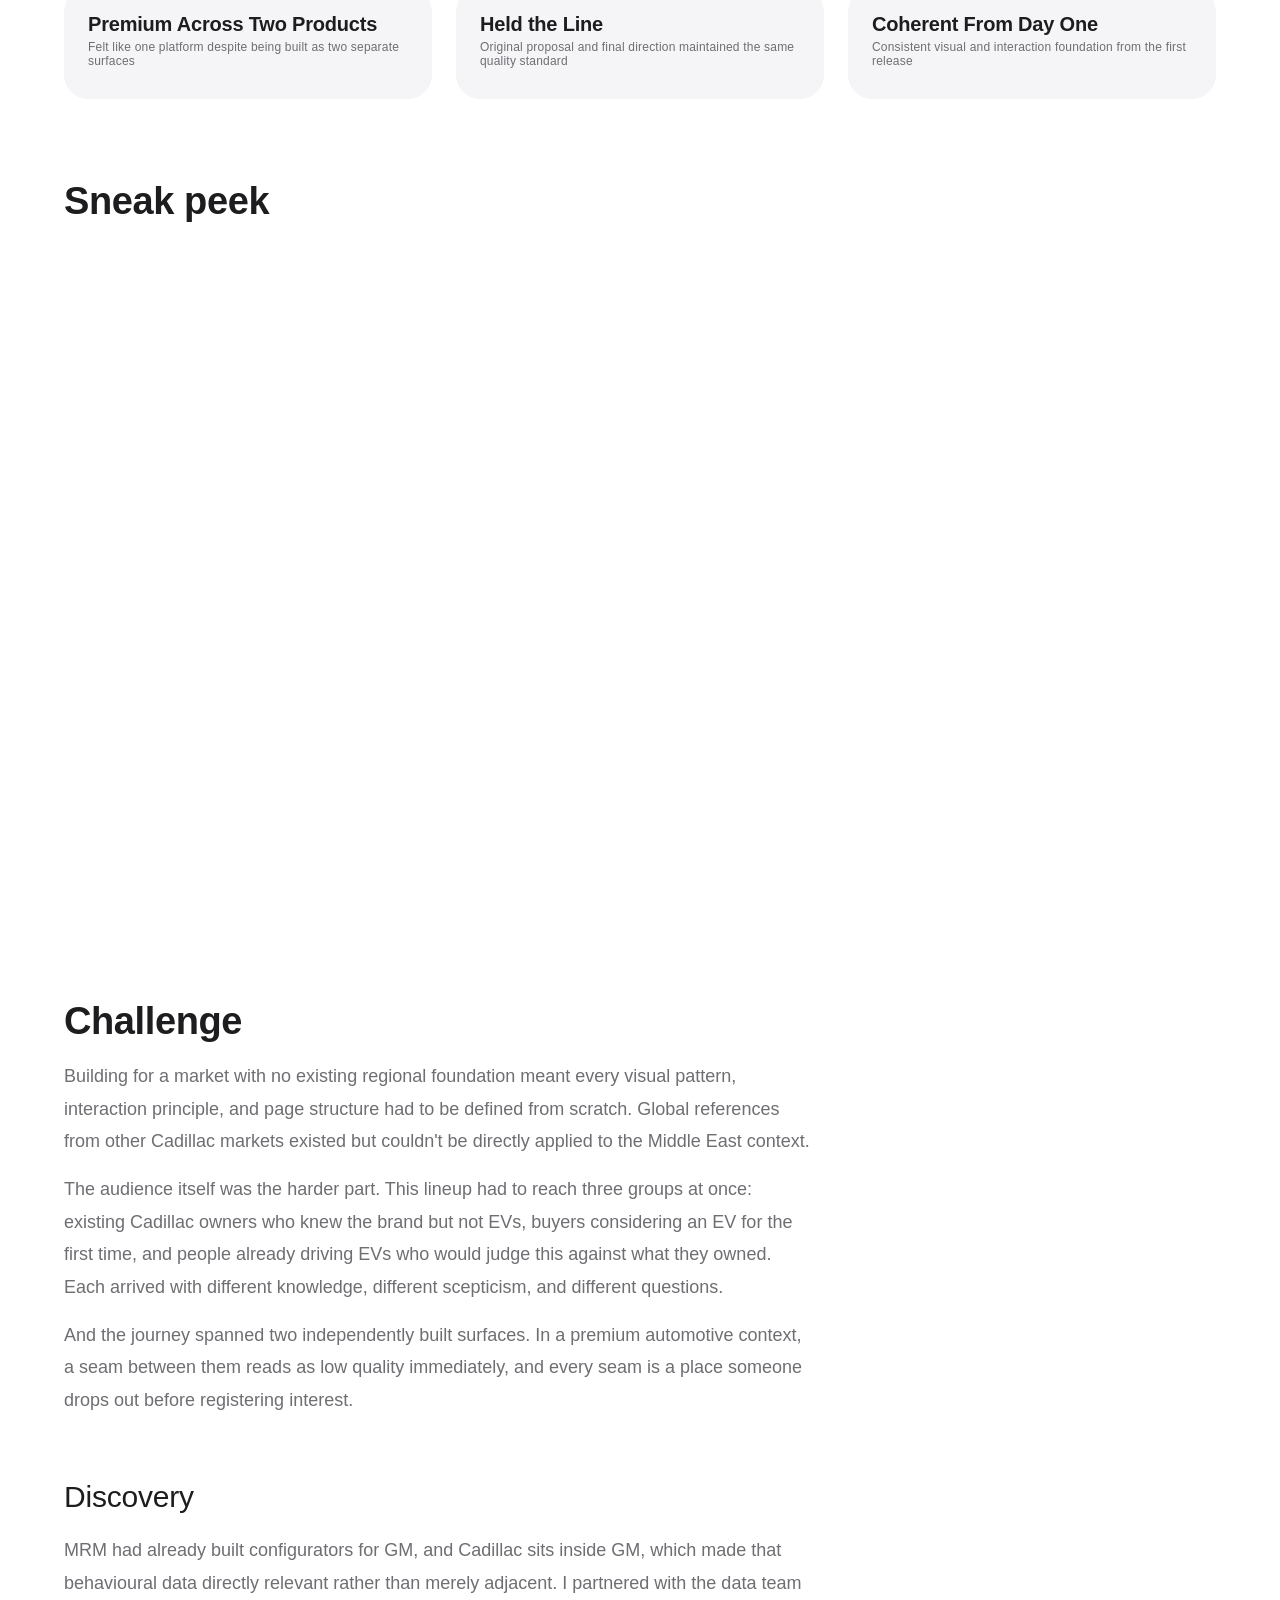
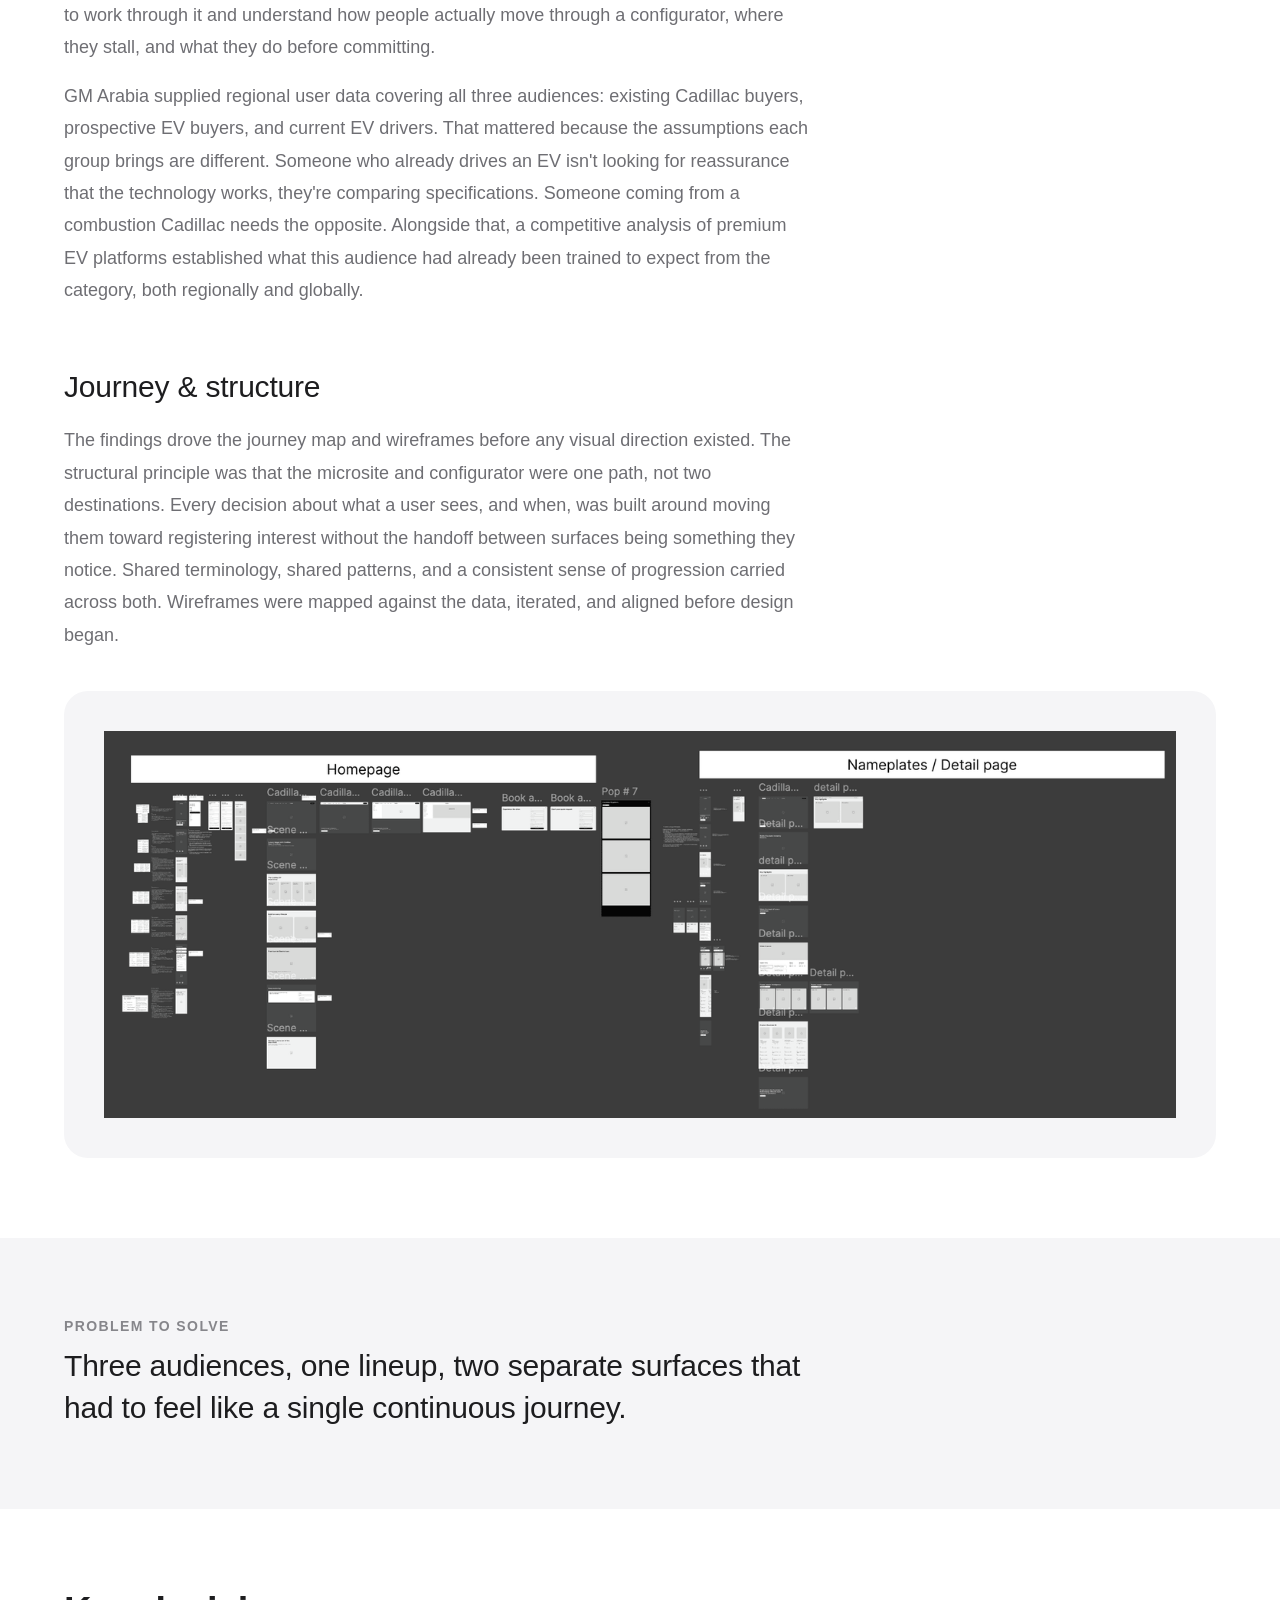
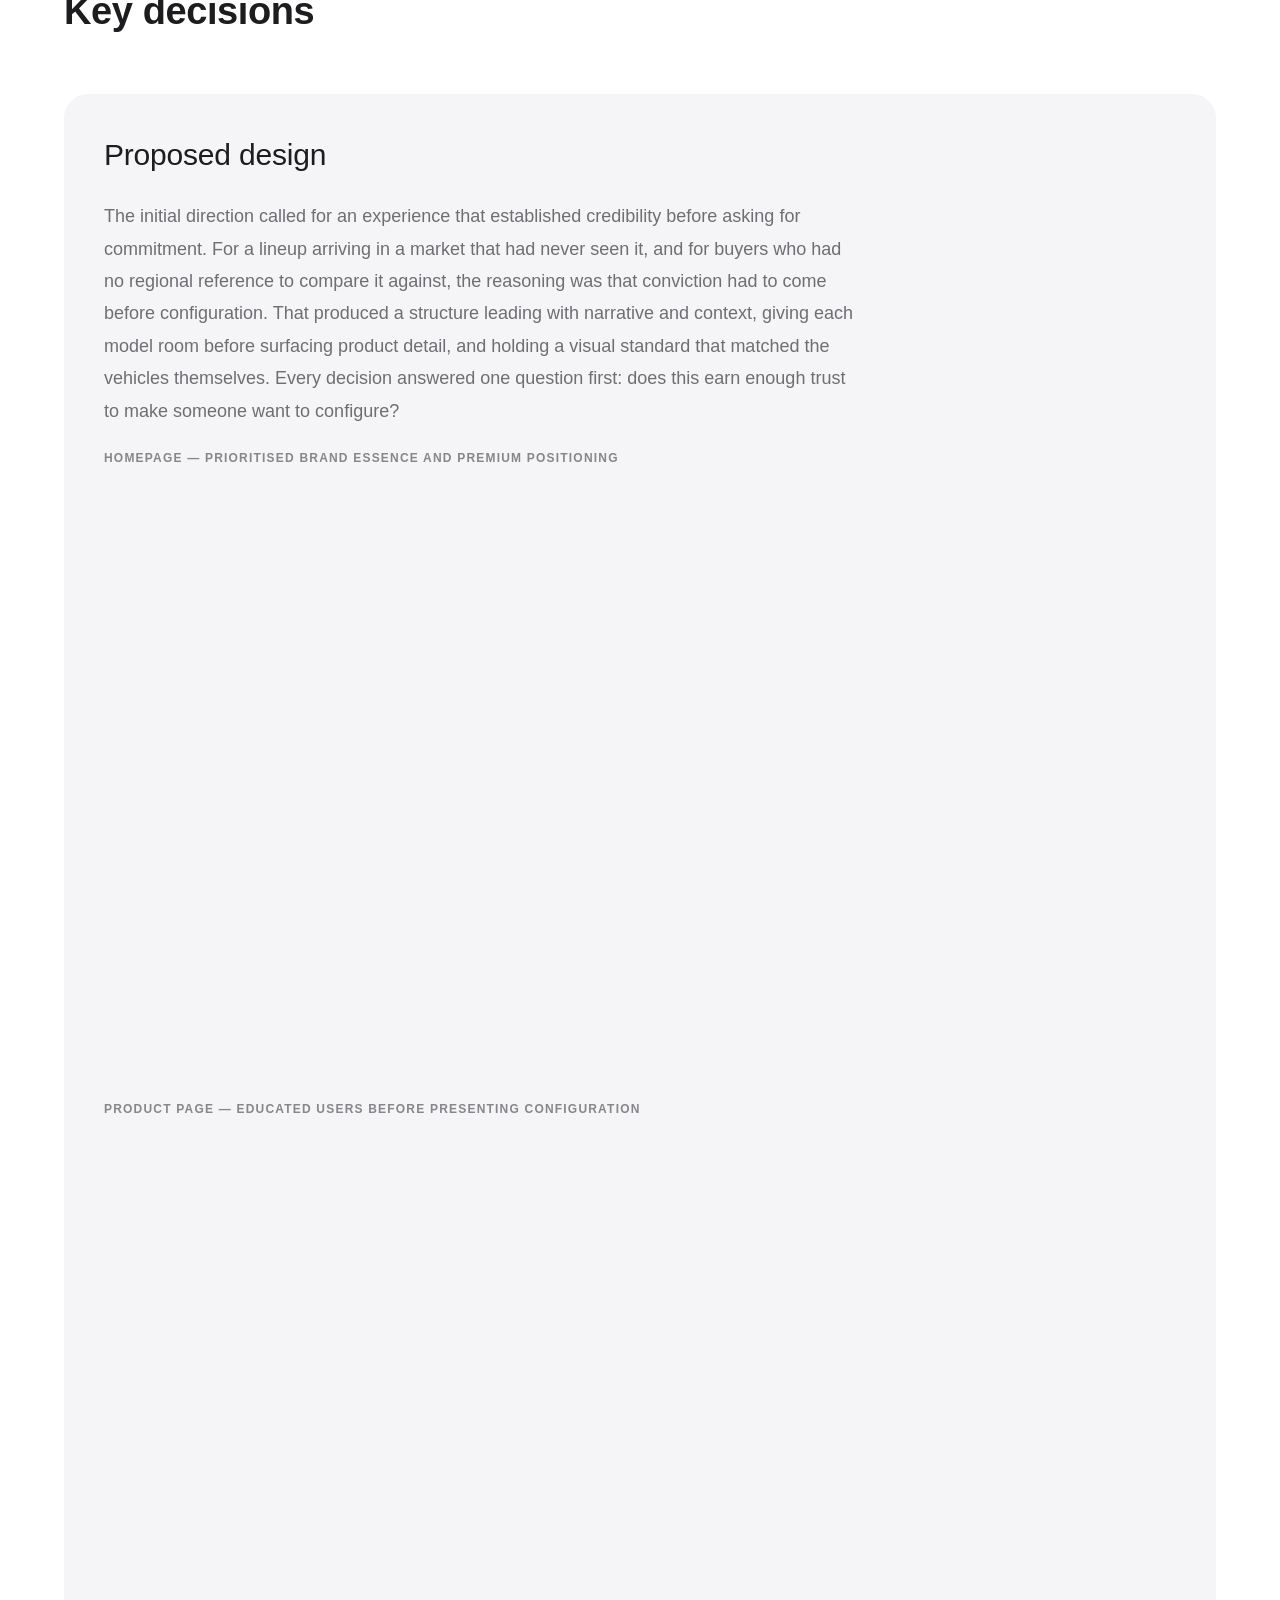
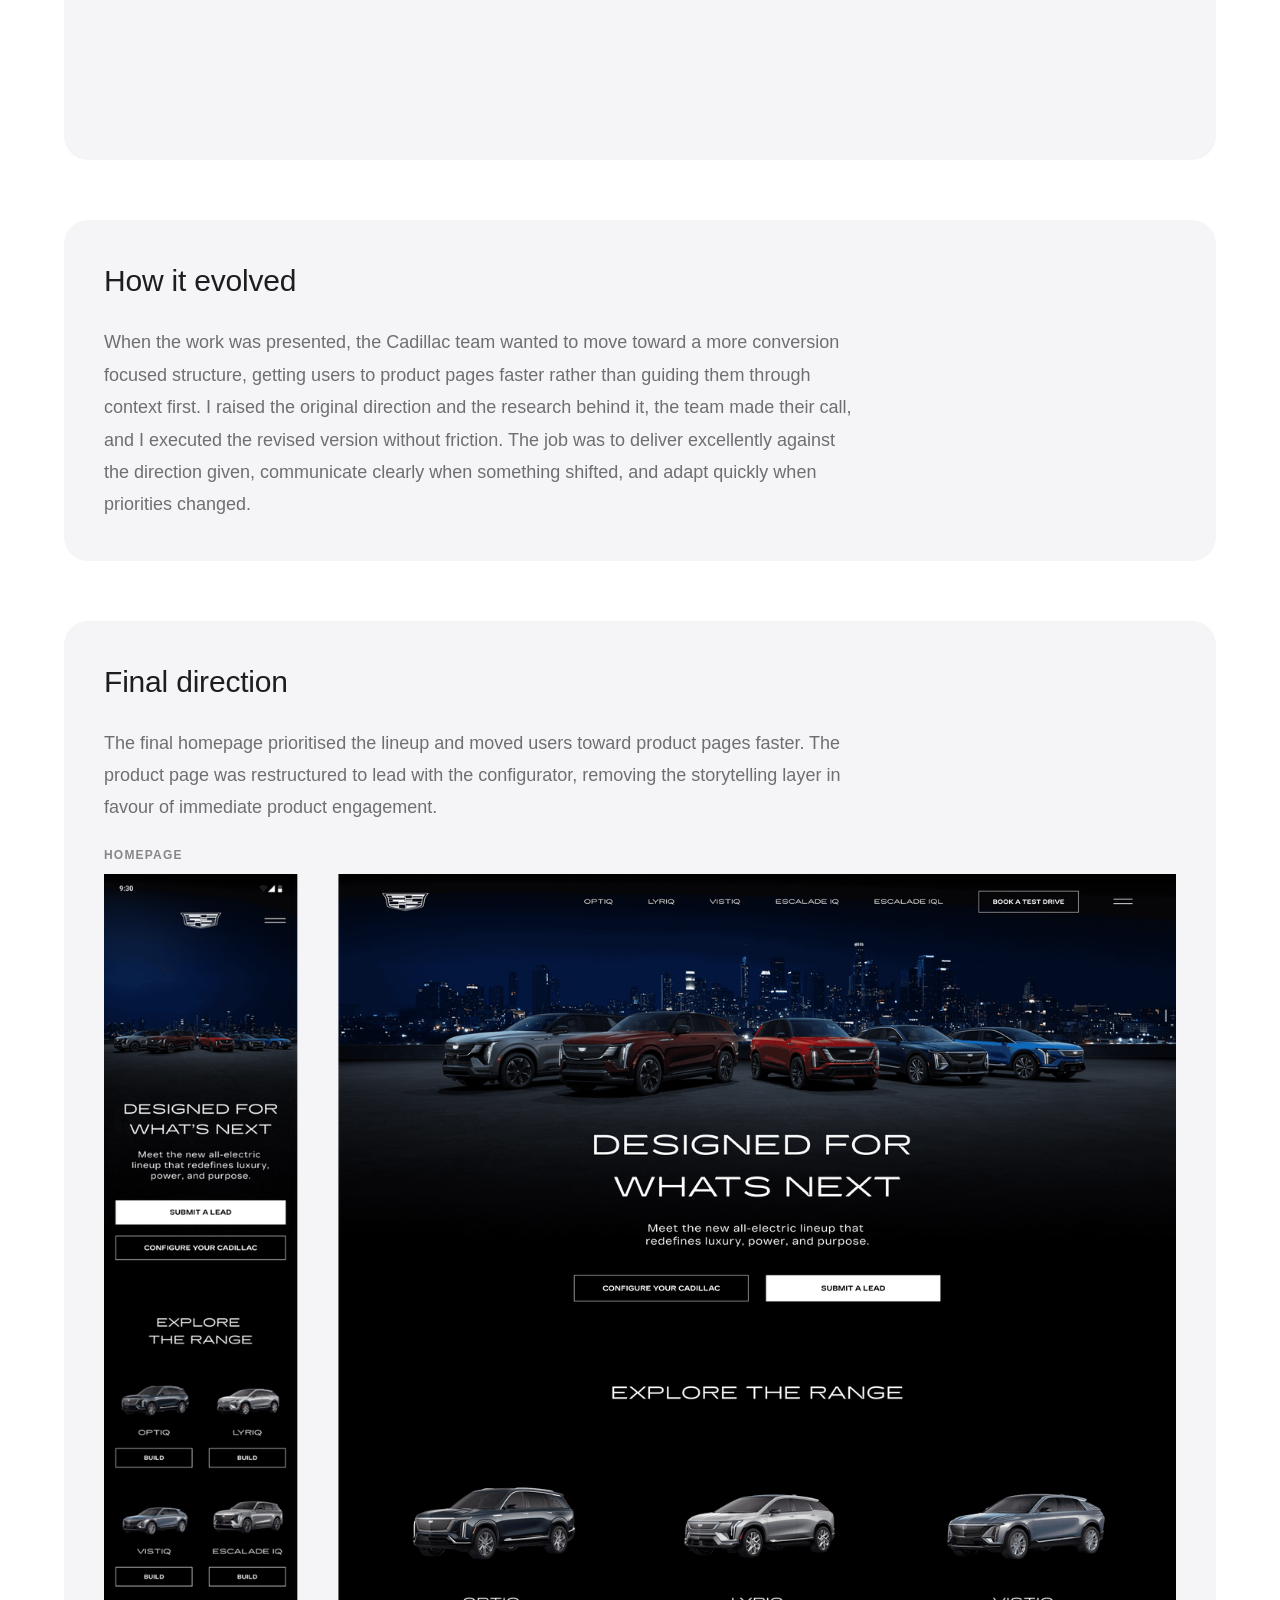
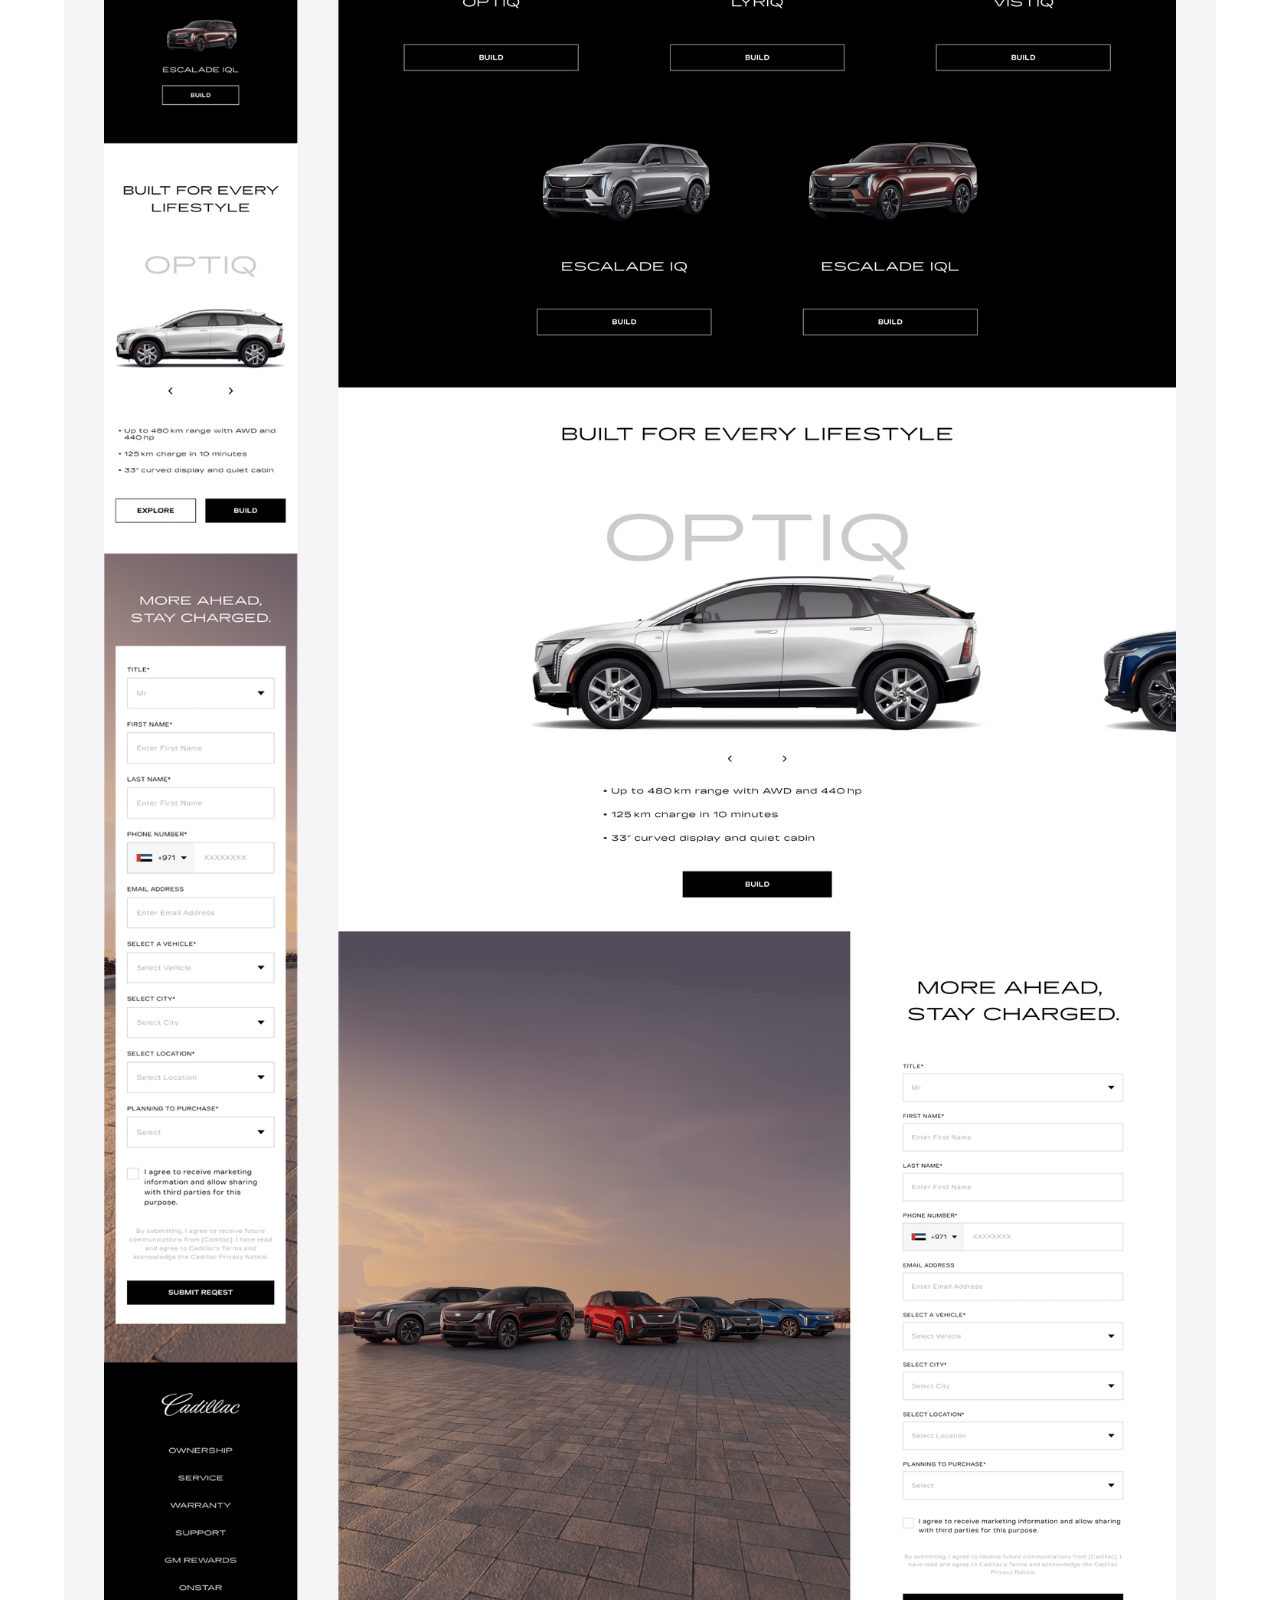
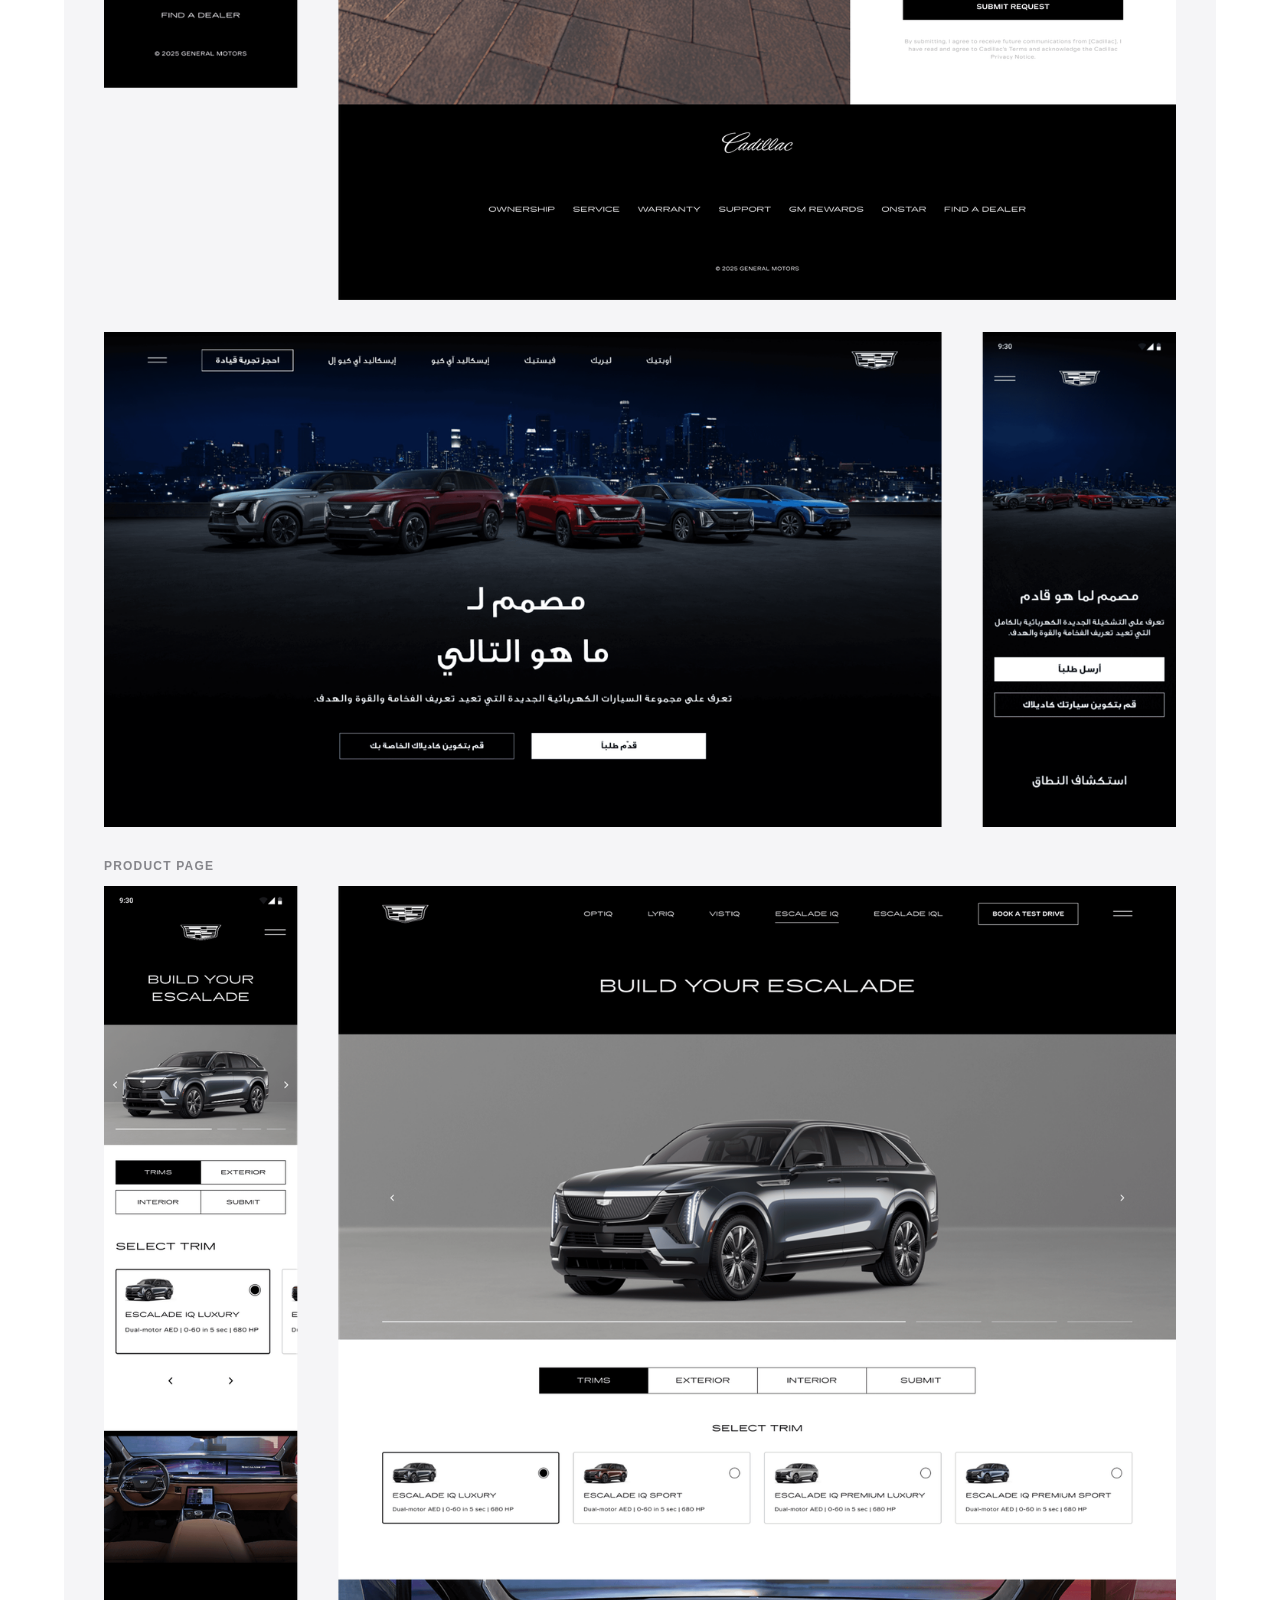
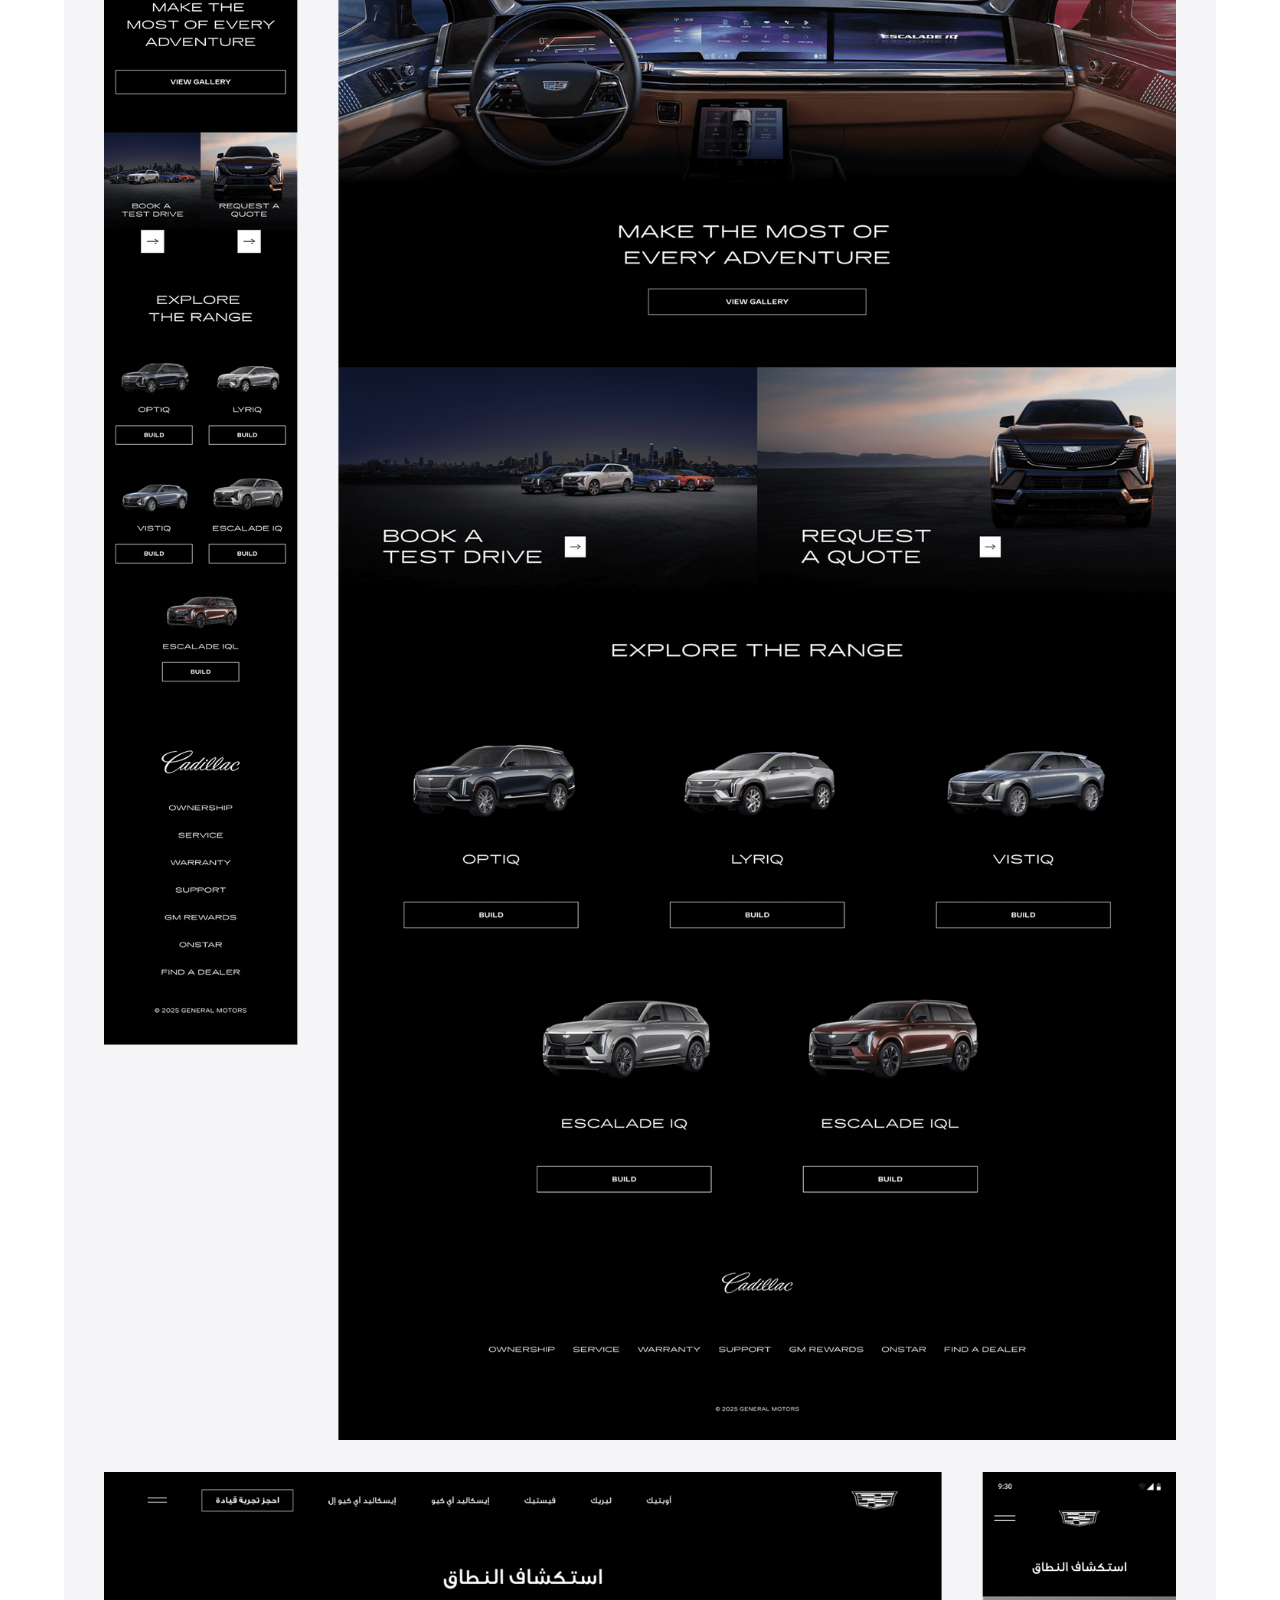
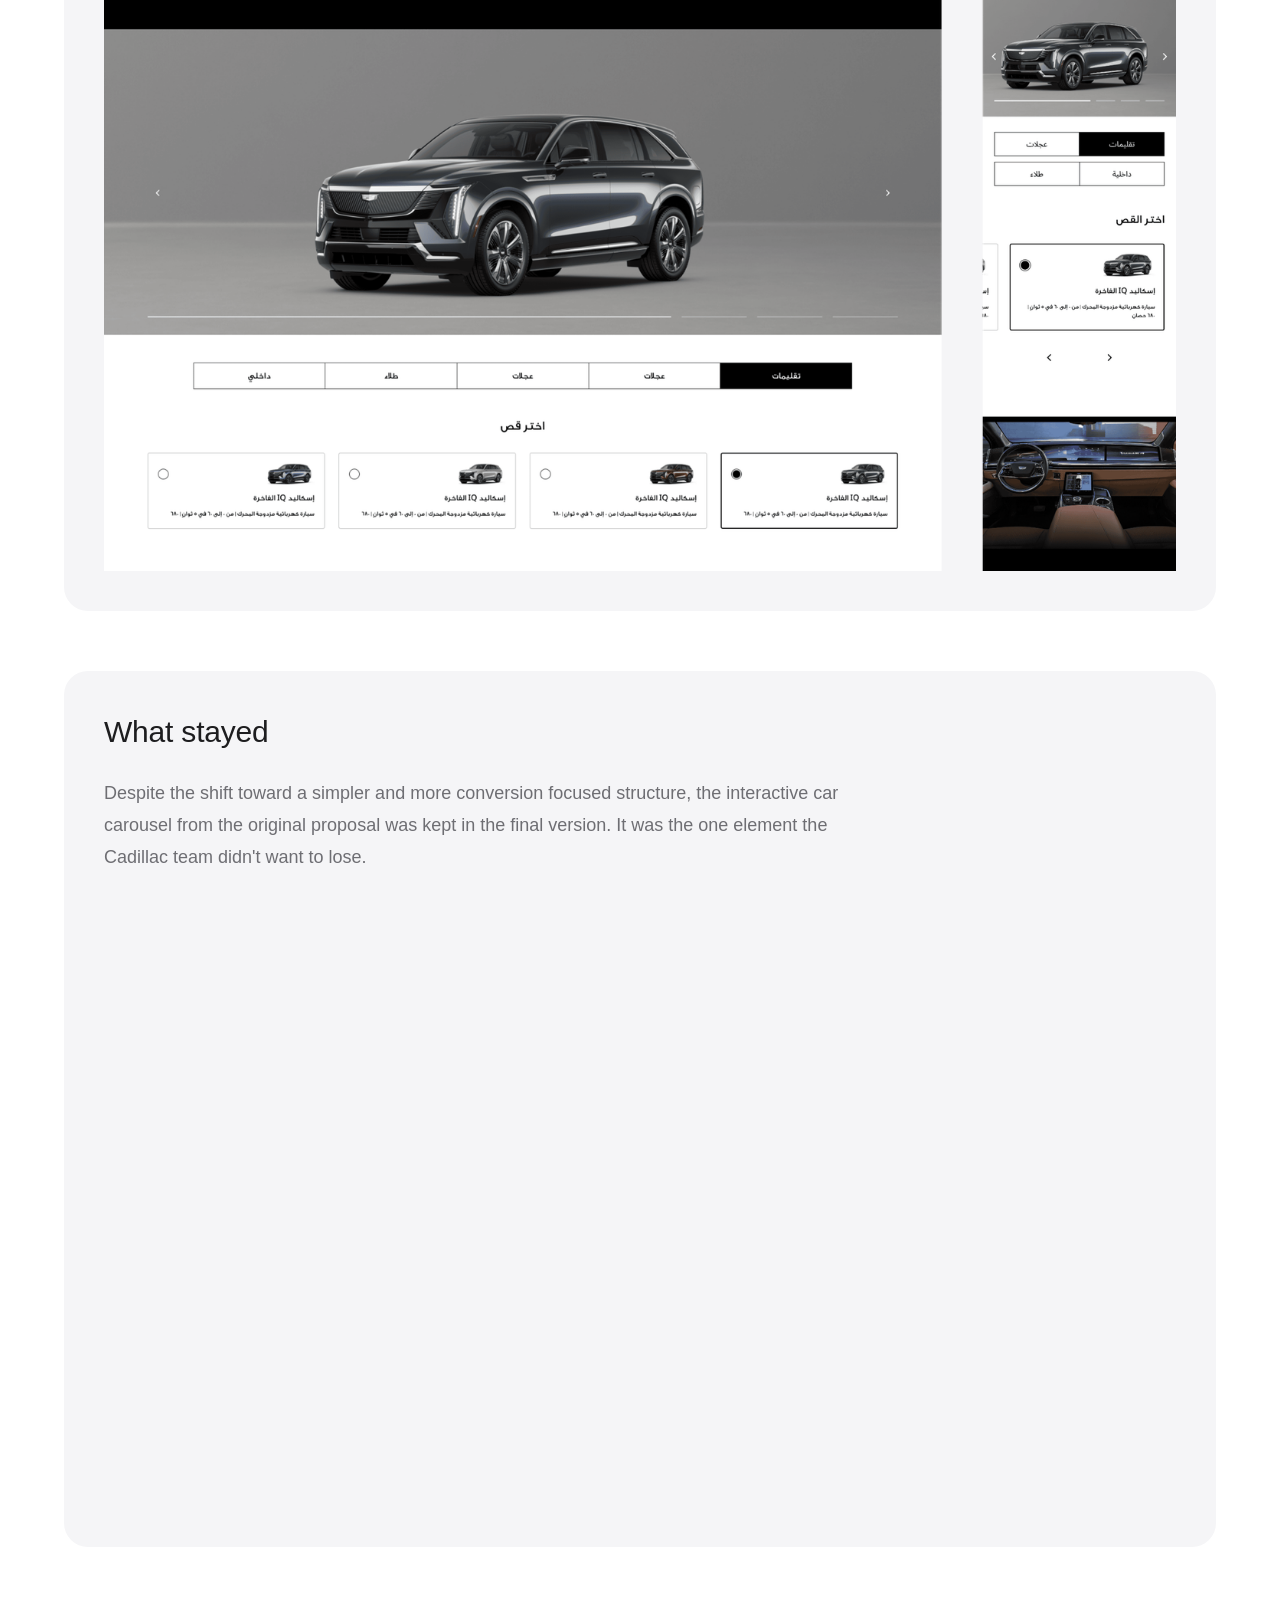
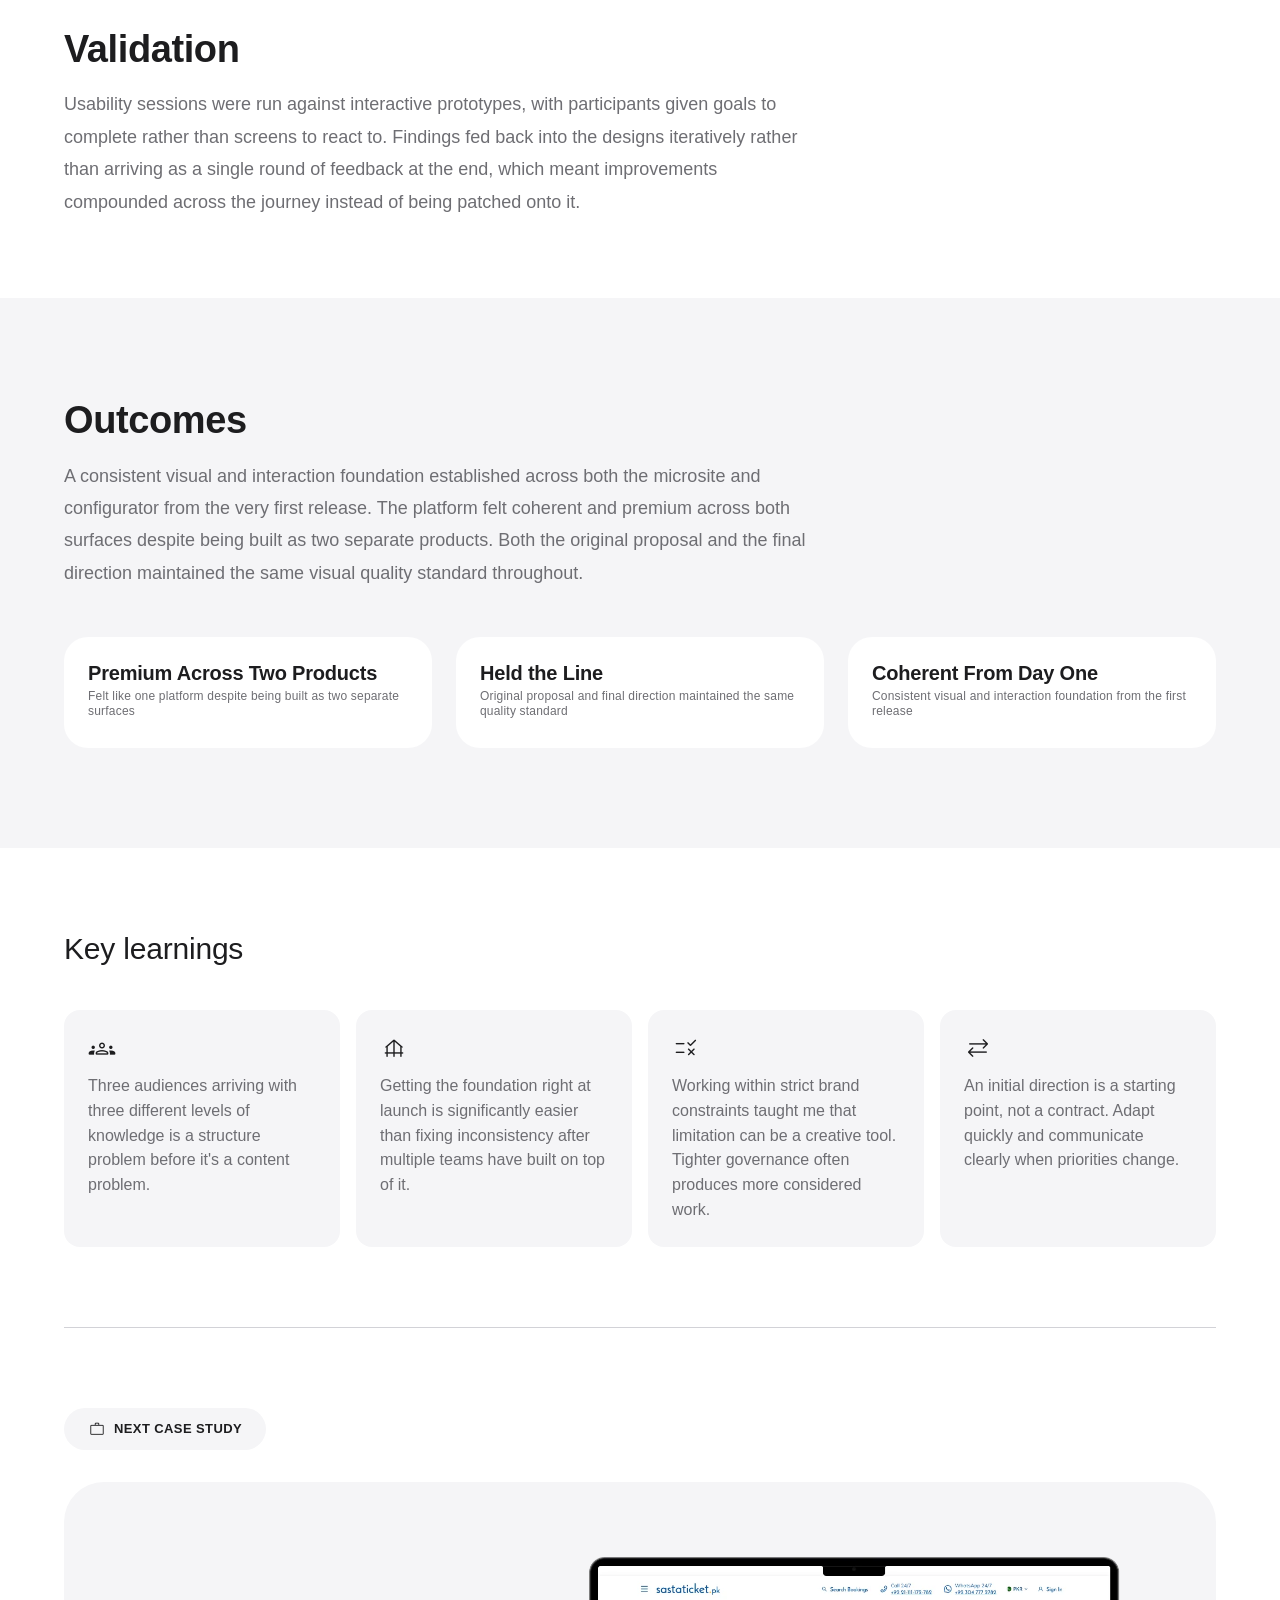
<file: cadillac.html>
<!DOCTYPE html>
<html lang="en">
<head>
<meta charset="utf-8">
<meta name="viewport" content="width=device-width, initial-scale=1">
<title>0 to 1: Launching Cadillac's Luxury EV Lineup | Hasan Nawaz</title>
<meta name="description" content="Cadillac's EV lineup launched in the Middle East with no regional foundation to build on. A microsite and configurator built to feel like one continuous journey for three distinct audiences.">
<link rel="canonical" href="https://hasannawaz.com/cadillac.html">
<meta property="og:type" content="article">
<meta property="og:url" content="https://hasannawaz.com/cadillac.html">
<meta property="og:title" content="0 to 1: Launching Cadillac's Luxury EV Lineup | Hasan Nawaz">
<meta property="og:description" content="Cadillac's EV lineup launched in the Middle East with no regional foundation to build on. A microsite and configurator built to feel like one continuous journey for three distinct audiences.">
<meta property="og:image" content="https://hasannawaz.com/assets/img/poster-cadillac.webp">
<meta name="twitter:card" content="summary_large_image">
<meta name="twitter:title" content="0 to 1: Launching Cadillac's Luxury EV Lineup | Hasan Nawaz">
<meta name="twitter:description" content="Cadillac's EV lineup launched in the Middle East with no regional foundation to build on. A microsite and configurator built to feel like one continuous journey for three distinct audiences.">
<meta name="twitter:image" content="https://hasannawaz.com/assets/img/poster-cadillac.webp">
<link rel="icon" type="image/webp" href="assets/img/favicon.webp">
<link rel="apple-touch-icon" href="assets/img/apple-touch-icon.png">
<link rel="preconnect" href="https://fonts.googleapis.com">
<link rel="preconnect" href="https://fonts.gstatic.com" crossorigin>
<link href="https://fonts.googleapis.com/css2?family=Material+Symbols+Rounded:opsz,wght,FILL,GRAD@20..48,100..700,0..1,-50..200&display=block" rel="stylesheet">
<link rel="stylesheet" href="css/style.css">
</head>
<body class="cs-page">

<!-- ============ NAV ============ -->
<header class="nav" id="nav">
  <div class="nav__inner">
    <a class="logo" href="index.html">
      <span class="logo__wordmark">Hasan<br>Nawaz</span>
    </a>
    <nav class="nav__links" aria-label="Primary">
      <a href="index.html" class="nav__home-link">Home</a>
      <a href="index.html#casestudies">Case Studies</a>
      <a href="about.html">About</a>
      <a href="index.html#testimonials">Testimonials</a>
      <a href="https://drive.google.com/file/d/1DaOdA3P_wK8-W2BRthta7aoy5WwOSw5g/view?usp=sharing" target="_blank" rel="noopener">Resume</a>
    </nav>
    <button class="nav__burger" id="burger" aria-label="Menu" aria-expanded="false">
      <span></span><span></span>
    </button>
  </div>
</header>

<main class="cs">

  <!-- ============ HERO ============ -->
  <section class="cs-hero">
    <div class="cs-shell">
      <div class="cs-hero__head">
        <span class="pill"><span class="ms" aria-hidden="true">work</span>Cadillac Case Study</span>
        <h1 class="cs-hero__title">0 to 1: Launching Cadillac's luxury EV lineup</h1>
      </div>
      <figure class="cs-hero__media cs-hero__media--compact">
        <img src="assets/img/poster-cadillac.webp" alt="Cadillac EV launch experience">
      </figure>
    </div>
  </section>

  <!-- ============ OVERVIEW ============ -->
  <section class="cs-shell">
    <div class="cs-overview">
      <div class="cs-overview__main reveal">
        <h3 class="cs-h3">Overview</h3>
        <div class="cs-prose">
          <p class="cs-body">Cadillac's EV lineup was launching in the Middle East for the first time. Nothing from other regions transferred directly, which meant every pattern, structure, and interaction had to be defined from scratch for this market.</p>
          <p class="cs-body">The platform had one job: move someone from first encounter to registering interest in an EV they had never seen in this region before. That ran across two separate surfaces, a model microsite and a vehicle configurator, that had to behave like one continuous journey rather than two products a user got handed between.</p>
          <p class="cs-body">I led the work end to end, from research and journey mapping through experience direction across both surfaces.</p>
        </div>
        <a class="btn btn--primary" href="https://www.cadillaciq.com/en" target="_blank" rel="noopener">View Live <span class="ms btn__arrow" aria-hidden="true">arrow_outward</span></a>
      </div>
      <div class="cs-overview__meta reveal">
        <div class="cs-metarow">
          <span class="cs-metarow__label">My Role</span>
          <span class="cs-metarow__value">Senior Product Designer</span>
        </div>
        <div class="cs-metarow">
          <span class="cs-metarow__label">Responsibilities</span>
          <span class="cs-metarow__value">User Research, Journey Mapping, 0 to 1 Experience Design</span>
        </div>
        <div class="cs-metarow">
          <span class="cs-metarow__label">Timeline</span>
          <span class="cs-metarow__value">Q3 2025</span>
        </div>
      </div>
    </div>
  </section>

  <!-- ============ OUTCOMES SNAPSHOT ============ -->
  <section class="cs-shell">
    <div class="cs-block reveal">
      <h3 class="cs-h3">Outcomes</h3>
      <div class="cs-statgrid cs-statgrid--text">
        <div class="cs-statcard">
          <span class="cs-statcard__num cs-statcard__num--text">Premium Across Two Products</span>
          <span class="cs-statcard__label">Felt like one platform despite being built as two separate surfaces</span>
        </div>
        <div class="cs-statcard">
          <span class="cs-statcard__num cs-statcard__num--text">Held the Line</span>
          <span class="cs-statcard__label">Original proposal and final direction maintained the same quality standard</span>
        </div>
        <div class="cs-statcard">
          <span class="cs-statcard__num cs-statcard__num--text">Coherent From Day One</span>
          <span class="cs-statcard__label">Consistent visual and interaction foundation from the first release</span>
        </div>
      </div>
    </div>
  </section>

  <!-- ============ THE SOLUTION ============ -->
  <section class="cs-shell">
    <div class="cs-block">
      <div class="cs-titled-prose reveal">
        <h2 class="cs-h2">Sneak peek</h2>
      </div>
      <div class="cs-video-embed reveal" style="padding:56.8% 0 0 0;position:relative;">
        <iframe src="https://player.vimeo.com/video/1215962936?title=0&amp;byline=0&amp;portrait=0&amp;badge=0&amp;autopause=0&amp;player_id=0&amp;app_id=58479&amp;autoplay=1&amp;muted=1&amp;loop=1" frameborder="0" allow="autoplay; fullscreen; picture-in-picture; clipboard-write; encrypted-media; web-share" referrerpolicy="strict-origin-when-cross-origin" style="position:absolute;top:0;left:0;width:100%;height:100%;" title="cadillac sneakpeak" allowfullscreen></iframe>
      </div>
    </div>
  </section>

  <!-- ============ THE CHALLENGE ============ -->
  <section class="cs-shell">
    <div class="cs-section">
      <div class="cs-block reveal">
        <div class="cs-titled-prose">
          <h2 class="cs-h2">Challenge</h2>
          <div class="cs-prose">
            <p class="cs-body">Building for a market with no existing regional foundation meant every visual pattern, interaction principle, and page structure had to be defined from scratch. Global references from other Cadillac markets existed but couldn't be directly applied to the Middle East context.</p>
            <p class="cs-body">The audience itself was the harder part. This lineup had to reach three groups at once: existing Cadillac owners who knew the brand but not EVs, buyers considering an EV for the first time, and people already driving EVs who would judge this against what they owned. Each arrived with different knowledge, different scepticism, and different questions.</p>
            <p class="cs-body">And the journey spanned two independently built surfaces. In a premium automotive context, a seam between them reads as low quality immediately, and every seam is a place someone drops out before registering interest.</p>
          </div>
        </div>
      </div>

      <div class="cs-block reveal">
        <div class="cs-titled-prose">
          <h3 class="cs-h3">Discovery</h3>
          <div class="cs-prose">
            <p class="cs-body">MRM had already built configurators for GM, and Cadillac sits inside GM, which made that behavioural data directly relevant rather than merely adjacent. I partnered with the data team to work through it and understand how people actually move through a configurator, where they stall, and what they do before committing.</p>
            <p class="cs-body">GM Arabia supplied regional user data covering all three audiences: existing Cadillac buyers, prospective EV buyers, and current EV drivers. That mattered because the assumptions each group brings are different. Someone who already drives an EV isn't looking for reassurance that the technology works, they're comparing specifications. Someone coming from a combustion Cadillac needs the opposite. Alongside that, a competitive analysis of premium EV platforms established what this audience had already been trained to expect from the category, both regionally and globally.</p>
          </div>
        </div>
      </div>

      <div class="cs-block reveal">
        <div class="cs-titled-prose">
          <h3 class="cs-h3">Journey &amp; structure</h3>
          <div class="cs-prose">
            <p class="cs-body">The findings drove the journey map and wireframes before any visual direction existed. The structural principle was that the microsite and configurator were one path, not two destinations. Every decision about what a user sees, and when, was built around moving them toward registering interest without the handoff between surfaces being something they notice. Shared terminology, shared patterns, and a consistent sense of progression carried across both. Wireframes were mapped against the data, iterated, and aligned before design began.</p>
          </div>
        </div>
        <div class="cs-figrow cs-figrow--stack">
          <figure class="cs-fig">
            <img src="assets/img/cs-cadillac-journey.webp" alt="Cadillac EV journey map and wireframe structure">
          </figure>
        </div>
      </div>
    </div>
  </section>

  <!-- ============ CALLOUT ============ -->
  <section class="cs-callout reveal">
    <div class="cs-callout__inner">
      <span class="cs-callout__eyebrow">Problem To Solve</span>
      <h3 class="cs-callout__title">Three audiences, one lineup, two separate surfaces that had to feel like a single continuous journey.</h3>
    </div>
  </section>

  <!-- ============ KEY DECISIONS ============ -->
  <section class="cs-shell">
    <div class="cs-section">
      <div class="cs-head reveal">
        <h2 class="cs-h2">Key decisions</h2>
      </div>

      <div class="cs-decision reveal">
        <h3 class="cs-h3">Proposed design</h3>
        <p class="cs-body">The initial direction called for an experience that established credibility before asking for commitment. For a lineup arriving in a market that had never seen it, and for buyers who had no regional reference to compare it against, the reasoning was that conviction had to come before configuration. That produced a structure leading with narrative and context, giving each model room before surfacing product detail, and holding a visual standard that matched the vehicles themselves. Every decision answered one question first: does this earn enough trust to make someone want to configure?</p>
        <div class="cs-figrow cs-figrow--stack">
          <figure class="cs-fig">
            <span class="cs-fig__cap">Homepage — prioritised brand essence and premium positioning</span>
            <div class="cs-video-embed" style="padding:55.25% 0 0 0;position:relative;">
              <iframe src="https://player.vimeo.com/video/1215963717?title=0&amp;byline=0&amp;portrait=0&amp;badge=0&amp;autopause=0&amp;player_id=0&amp;app_id=58479&amp;autoplay=1&amp;muted=1&amp;loop=1" frameborder="0" allow="autoplay; fullscreen; picture-in-picture; clipboard-write; encrypted-media; web-share" referrerpolicy="strict-origin-when-cross-origin" style="position:absolute;top:0;left:0;width:100%;height:100%;" title="cadillac1" allowfullscreen></iframe>
            </div>
          </figure>
          <figure class="cs-fig">
            <span class="cs-fig__cap">Product page — educated users before presenting configuration</span>
            <div class="cs-video-embed" style="padding:55.25% 0 0 0;position:relative;">
              <iframe src="https://player.vimeo.com/video/1215964328?title=0&amp;byline=0&amp;portrait=0&amp;badge=0&amp;autopause=0&amp;player_id=0&amp;app_id=58479&amp;autoplay=1&amp;muted=1&amp;loop=1" frameborder="0" allow="autoplay; fullscreen; picture-in-picture; clipboard-write; encrypted-media; web-share" referrerpolicy="strict-origin-when-cross-origin" style="position:absolute;top:0;left:0;width:100%;height:100%;" title="cadillac2" allowfullscreen></iframe>
            </div>
          </figure>
        </div>
      </div>

      <div class="cs-decision reveal">
        <h3 class="cs-h3">How it evolved</h3>
        <p class="cs-body">When the work was presented, the Cadillac team wanted to move toward a more conversion focused structure, getting users to product pages faster rather than guiding them through context first. I raised the original direction and the research behind it, the team made their call, and I executed the revised version without friction. The job was to deliver excellently against the direction given, communicate clearly when something shifted, and adapt quickly when priorities changed.</p>
      </div>

      <div class="cs-decision reveal">
        <h3 class="cs-h3">Final direction</h3>
        <p class="cs-body">The final homepage prioritised the lineup and moved users toward product pages faster. The product page was restructured to lead with the configurator, removing the storytelling layer in favour of immediate product engagement.</p>
        <div class="cs-figrow cs-figrow--stack">
          <figure class="cs-fig">
            <span class="cs-fig__cap">Homepage</span>
            <img src="assets/img/cs-cadillac-final-home1.webp" alt="Final Cadillac homepage design">
          </figure>
          <figure class="cs-fig">
            <img src="assets/img/cs-cadillac-final-home2.webp" alt="Final Cadillac homepage design continued">
          </figure>
          <figure class="cs-fig">
            <span class="cs-fig__cap">Product page</span>
            <img src="assets/img/cs-cadillac-final-product1.webp" alt="Final Cadillac product page design">
          </figure>
          <figure class="cs-fig">
            <img src="assets/img/cs-cadillac-final-product2.webp" alt="Final Cadillac product page design continued">
          </figure>
        </div>
      </div>

      <div class="cs-decision reveal">
        <h3 class="cs-h3">What stayed</h3>
        <p class="cs-body">Despite the shift toward a simpler and more conversion focused structure, the interactive car carousel from the original proposal was kept in the final version. It was the one element the Cadillac team didn't want to lose.</p>
        <div class="cs-video-embed reveal" style="padding:56.81% 0 0 0;position:relative;">
          <iframe src="https://player.vimeo.com/video/1215962936?title=0&amp;byline=0&amp;portrait=0&amp;badge=0&amp;autopause=0&amp;player_id=0&amp;app_id=58479&amp;autoplay=1&amp;muted=1&amp;loop=1" frameborder="0" allow="autoplay; fullscreen; picture-in-picture; clipboard-write; encrypted-media; web-share" referrerpolicy="strict-origin-when-cross-origin" style="position:absolute;top:0;left:0;width:100%;height:100%;" title="cadillac sneakpeak" allowfullscreen></iframe>
        </div>
      </div>
    </div>
  </section>

  <!-- ============ VALIDATION ============ -->
  <section class="cs-shell">
    <div class="cs-titled-prose reveal">
      <h2 class="cs-h2">Validation</h2>
      <div class="cs-prose">
        <p class="cs-body">Usability sessions were run against interactive prototypes, with participants given goals to complete rather than screens to react to. Findings fed back into the designs iteratively rather than arriving as a single round of feedback at the end, which meant improvements compounded across the journey instead of being patched onto it.</p>
      </div>
    </div>
  </section>

  <!-- ============ IMPACT ============ -->
  <section class="cs-impact reveal">
    <div class="cs-impact__inner">
      <div class="cs-titled-prose">
        <h2 class="cs-h2">Outcomes</h2>
        <div class="cs-prose">
          <p class="cs-body">A consistent visual and interaction foundation established across both the microsite and configurator from the very first release. The platform felt coherent and premium across both surfaces despite being built as two separate products. Both the original proposal and the final direction maintained the same visual quality standard throughout.</p>
        </div>
      </div>
      <div class="cs-statgrid cs-statgrid--text">
        <div class="cs-statcard">
          <span class="cs-statcard__num cs-statcard__num--text">Premium Across Two Products</span>
          <span class="cs-statcard__label">Felt like one platform despite being built as two separate surfaces</span>
        </div>
        <div class="cs-statcard">
          <span class="cs-statcard__num cs-statcard__num--text">Held the Line</span>
          <span class="cs-statcard__label">Original proposal and final direction maintained the same quality standard</span>
        </div>
        <div class="cs-statcard">
          <span class="cs-statcard__num cs-statcard__num--text">Coherent From Day One</span>
          <span class="cs-statcard__label">Consistent visual and interaction foundation from the first release</span>
        </div>
      </div>
    </div>
  </section>

  <!-- ============ KEY LEARNINGS ============ -->
  <section class="cs-shell">
    <div class="cs-learnings reveal">
      <h3 class="cs-h3">Key learnings</h3>
      <div class="cs-learnings__grid">
        <div class="cs-lesson">
          <span class="ms cs-lesson__icon" aria-hidden="true">groups</span>
          <p>Three audiences arriving with three different levels of knowledge is a structure problem before it's a content problem.</p>
        </div>
        <div class="cs-lesson">
          <span class="ms cs-lesson__icon" aria-hidden="true">foundation</span>
          <p>Getting the foundation right at launch is significantly easier than fixing inconsistency after multiple teams have built on top of it.</p>
        </div>
        <div class="cs-lesson">
          <span class="ms cs-lesson__icon" aria-hidden="true">rule</span>
          <p>Working within strict brand constraints taught me that limitation can be a creative tool. Tighter governance often produces more considered work.</p>
        </div>
        <div class="cs-lesson">
          <span class="ms cs-lesson__icon" aria-hidden="true">sync_alt</span>
          <p>An initial direction is a starting point, not a contract. Adapt quickly and communicate clearly when priorities change.</p>
        </div>
      </div>
    </div>
  </section>

  <div class="cs-shell"><div class="cs-divider"></div></div>

  <!-- ============ NEXT CASE STUDY ============ -->
  <section class="cs-shell">
    <div class="cs-next">
      <div class="cs-head reveal">
        <span class="pill"><span class="ms" aria-hidden="true">work</span>Next Case Study</span>
      </div>
      <a class="case reveal" href="sastaticket.html">
        <div class="case__body">
          <div class="case__content">
            <h5 class="case__brand">Sastaticket</h5>
            <div class="case__headline">
              <h3 class="case__title">Driving search to book conversion at scale</h3>
              <p class="case__desc">Reframed decision architecture on a 500k monthly user travel marketplace.</p>
            </div>
            <div class="case__tags">
              <span class="tag">8 min read</span>
            </div>
          </div>
        </div>
        <figure class="case__media">
          <img src="assets/img/poster-sastaticket.webp" alt="Sastaticket booking funnel">
        </figure>
      </a>
    </div>
  </section>

</main>

<!-- ============ FOOTER ============ -->
<footer class="footer">
  <div class="footer__top">
    <p class="footer__name">Hasan Nawaz</p>
    <p class="footer__role">Senior Product Designer</p>
    <nav class="footer__links" aria-label="Footer">
      <a href="index.html">Home</a>
      <a href="index.html#casestudies">Case Studies</a>
      <a href="about.html">About</a>
      <a href="index.html#testimonials">Testimonials</a>
      <a href="https://drive.google.com/file/d/1DaOdA3P_wK8-W2BRthta7aoy5WwOSw5g/view?usp=sharing" target="_blank" rel="noopener">Resume</a>
    </nav>
  </div>
  <div class="footer__rule"></div>
  <div class="footer__bottom">
    <p class="footer__copy">© 2026 – Hasan Nawaz</p>
    <div class="footer__social">
      <a href="mailto:hello@hasannawaz.com" class="js-copy-email" data-email="hello@hasannawaz.com" aria-label="Copy email address"><span class="ms" aria-hidden="true">mail</span></a>
      <a href="https://www.linkedin.com/in/hnk001/" target="_blank" rel="noopener" aria-label="LinkedIn">
        <span class="ico-li" aria-hidden="true"><svg viewBox="0 0 24 24" fill="currentColor"><path d="M20.45 20.45h-3.55v-5.57c0-1.33-.02-3.04-1.85-3.04-1.85 0-2.14 1.45-2.14 2.94v5.67H9.35V9h3.41v1.56h.05c.47-.9 1.63-1.85 3.37-1.85 3.6 0 4.27 2.37 4.27 5.46v6.28zM5.34 7.43a2.06 2.06 0 1 1 0-4.13 2.06 2.06 0 0 1 0 4.13zM7.12 20.45H3.55V9h3.57v11.45zM22.22 0H1.77C.79 0 0 .77 0 1.72v20.56C0 23.23.79 24 1.77 24h20.45c.98 0 1.78-.77 1.78-1.72V1.72C24 .77 23.2 0 22.22 0z"/></svg></span>
      </a>
      <a href="https://www.instagram.com/hasan.uiux/" target="_blank" rel="noopener" aria-label="Instagram">
        <span class="ico-li" aria-hidden="true"><svg viewBox="0 0 24 24" fill="currentColor"><path d="M12 2.16c3.2 0 3.58.01 4.85.07 1.17.05 1.8.25 2.23.41.56.22.96.48 1.38.9.42.42.68.82.9 1.38.16.42.36 1.05.41 2.23.06 1.27.07 1.65.07 4.85s-.01 3.58-.07 4.85c-.05 1.17-.25 1.8-.41 2.23a3.7 3.7 0 0 1-.9 1.38 3.7 3.7 0 0 1-1.38.9c-.42.16-1.05.36-2.23.41-1.27.06-1.65.07-4.85.07s-3.58-.01-4.85-.07c-1.17-.05-1.8-.25-2.23-.41a3.7 3.7 0 0 1-1.38-.9 3.7 3.7 0 0 1-.9-1.38c-.16-.42-.36-1.05-.41-2.23-.06-1.27-.07-1.65-.07-4.85s.01-3.58.07-4.85c.05-1.17.25-1.8.41-2.23.22-.56.48-.96.9-1.38.42-.42.82-.68 1.38-.9.42-.16 1.05-.36 2.23-.41 1.27-.06 1.65-.07 4.85-.07M12 0C8.74 0 8.33.01 7.05.07 5.78.13 4.9.33 4.14.63a5.87 5.87 0 0 0-2.12 1.38A5.87 5.87 0 0 0 .64 4.14C.34 4.9.14 5.78.08 7.05.02 8.33 0 8.74 0 12s.02 3.67.08 4.95c.06 1.27.26 2.15.56 2.91.31.79.72 1.46 1.38 2.12.66.66 1.33 1.07 2.12 1.38.76.3 1.64.5 2.91.56 1.28.06 1.69.08 4.95.08s3.67-.02 4.95-.08c1.27-.06 2.15-.26 2.91-.56a5.87 5.87 0 0 0 2.12-1.38 5.87 5.87 0 0 0 1.38-2.12c.3-.76.5-1.64.56-2.91.06-1.28.08-1.69.08-4.95s-.02-3.67-.08-4.95c-.06-1.27-.26-2.15-.56-2.91a5.87 5.87 0 0 0-1.38-2.12A5.87 5.87 0 0 0 19.86.64c-.76-.3-1.64-.5-2.91-.56C15.67.02 15.26 0 12 0zm0 5.84A6.16 6.16 0 1 0 12 18.16 6.16 6.16 0 0 0 12 5.84zm0 10.16a4 4 0 1 1 0-8 4 4 0 0 1 0 8zm7.85-10.4a1.44 1.44 0 1 1-2.88 0 1.44 1.44 0 0 1 2.88 0z"/></svg></span>
      </a>
      <a href="https://x.com/hasannuiux" target="_blank" rel="noopener" aria-label="X (Twitter)">
        <span class="ico-li" aria-hidden="true"><svg viewBox="0 0 24 24" fill="currentColor"><path d="M18.24 2.25h3.3l-7.2 8.23 8.47 11.27h-6.63l-5.2-6.8-5.94 6.8H1.72l7.7-8.8L1.32 2.25h6.8l4.7 6.22zm-1.16 17.52h1.83L7.02 4.13H5.06z"/></svg></span>
      </a>
      <a href="https://www.behance.net/hnk001" target="_blank" rel="noopener" aria-label="Behance">
        <span class="ico-li" aria-hidden="true"><svg viewBox="0 0 24 24" fill="currentColor"><path d="M7.8 10.06c.85-.44 1.3-1.15 1.3-2.27 0-2.3-1.7-3.1-3.75-3.1H0v14.5h5.6c2.2 0 4.3-1.06 4.3-3.55 0-1.54-.73-2.7-2.1-3.58zM2.6 6.7h2.3c.9 0 1.7.25 1.7 1.3 0 .96-.65 1.36-1.55 1.36H2.6zm2.65 10.4H2.6v-3.34h2.7c1.1 0 1.98.47 1.98 1.7 0 1.24-.9 1.64-2.03 1.64zM14.7 4.35h5.65v1.5H14.7zM24 14.15c0-3.2-1.87-5.85-5.2-5.85-3.28 0-5.5 2.46-5.5 5.75 0 3.4 2.1 5.7 5.55 5.7 2.63 0 4.4-1.18 5.03-3.55h-2.42c-.2.68-1.1 1.42-2.5 1.42-1.87 0-2.9-1.02-2.98-3.02H24zm-8-1.9c.15-1.5 1.1-2.4 2.75-2.4 1.55 0 2.4 1 2.5 2.4z"/></svg></span>
      </a>
      <a href="https://medium.com/@hasannawaz97" target="_blank" rel="noopener" aria-label="Medium">
        <span class="ico-li" aria-hidden="true"><svg viewBox="0 0 24 24" fill="currentColor"><path d="M13.54 12a6.72 6.72 0 0 1-6.72 6.72A6.72 6.72 0 0 1 .1 12a6.72 6.72 0 0 1 6.72-6.72A6.72 6.72 0 0 1 13.54 12zM20.96 12c0 3.54-1.5 6.42-3.36 6.42-1.85 0-3.35-2.88-3.35-6.42s1.5-6.42 3.35-6.42c1.86 0 3.36 2.87 3.36 6.42zM24 12c0 3.17-.53 5.75-1.18 5.75-.66 0-1.19-2.58-1.19-5.75s.53-5.75 1.19-5.75C23.47 6.25 24 8.83 24 12z"/></svg></span>
      </a>
    </div>
  </div>
</footer>

<script src="https://player.vimeo.com/api/player.js"></script>
<script src="js/main.js"></script>
</body>
</html>
</file>
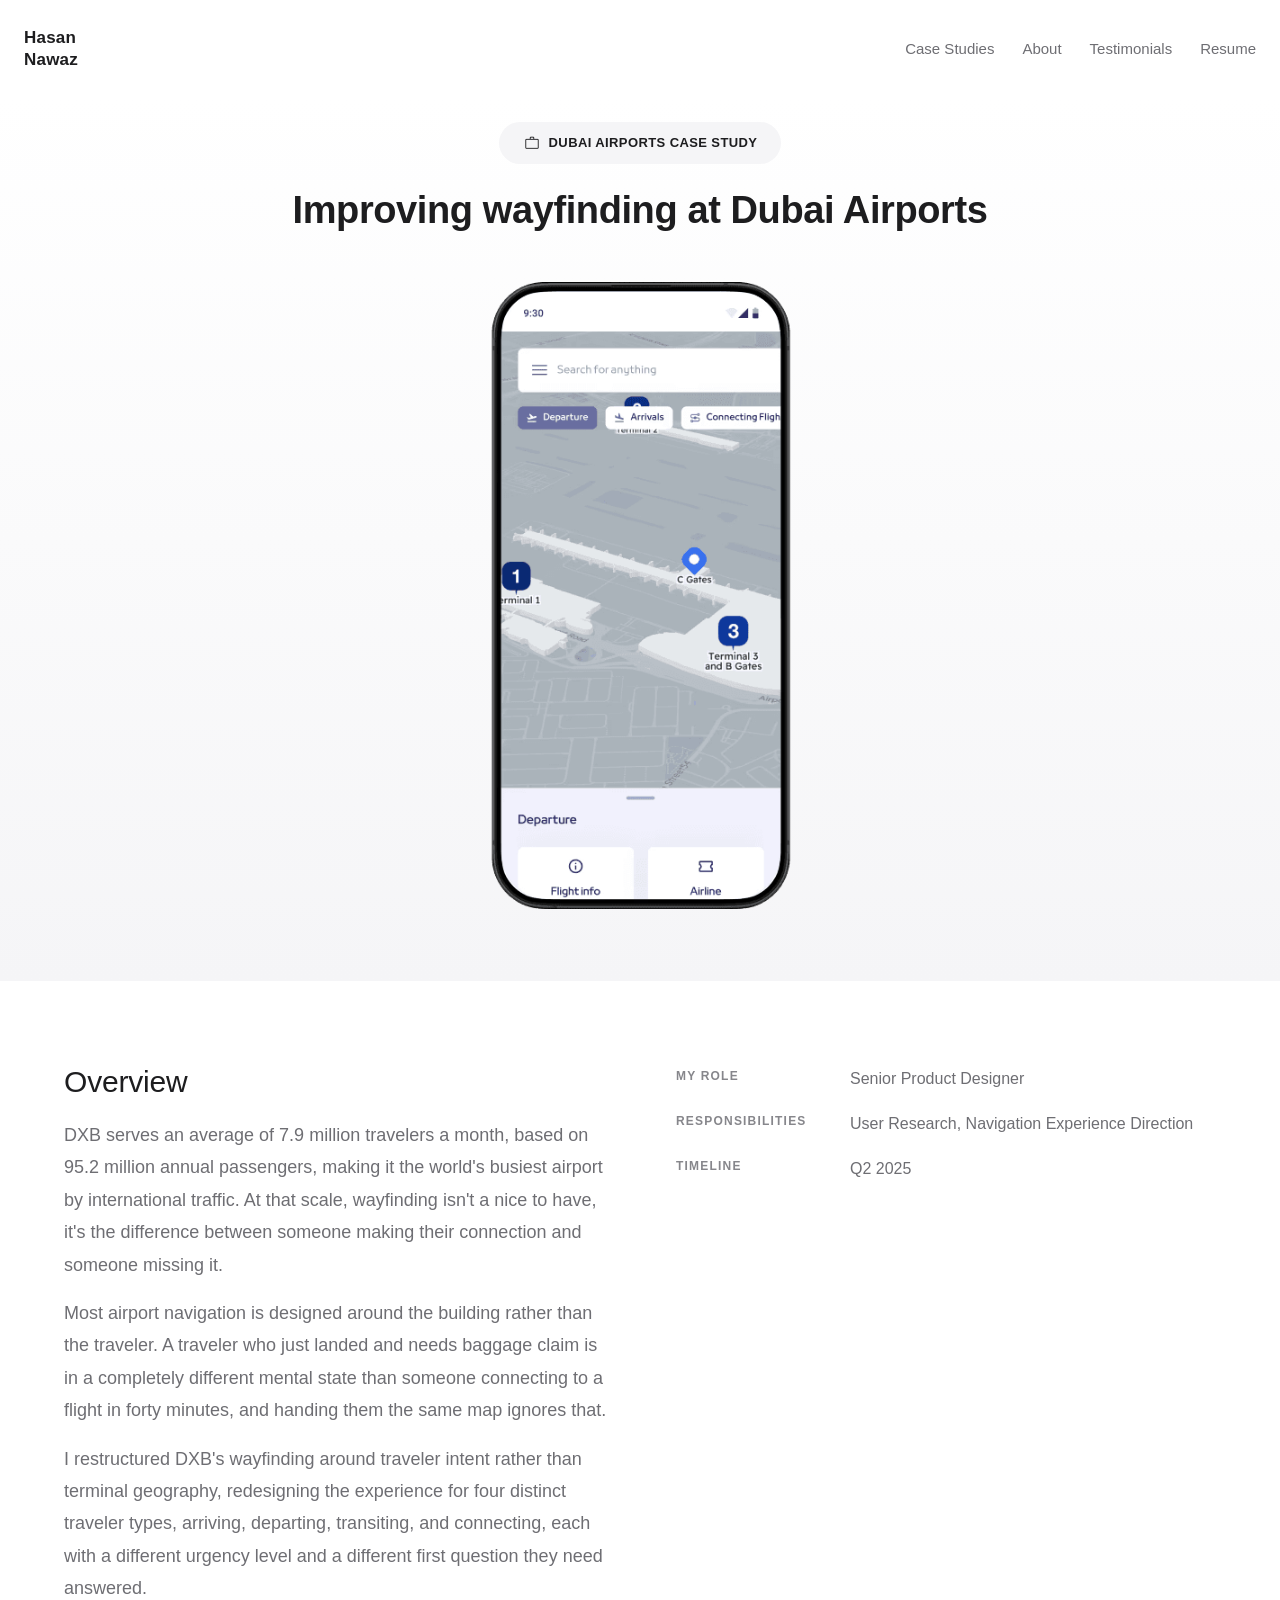
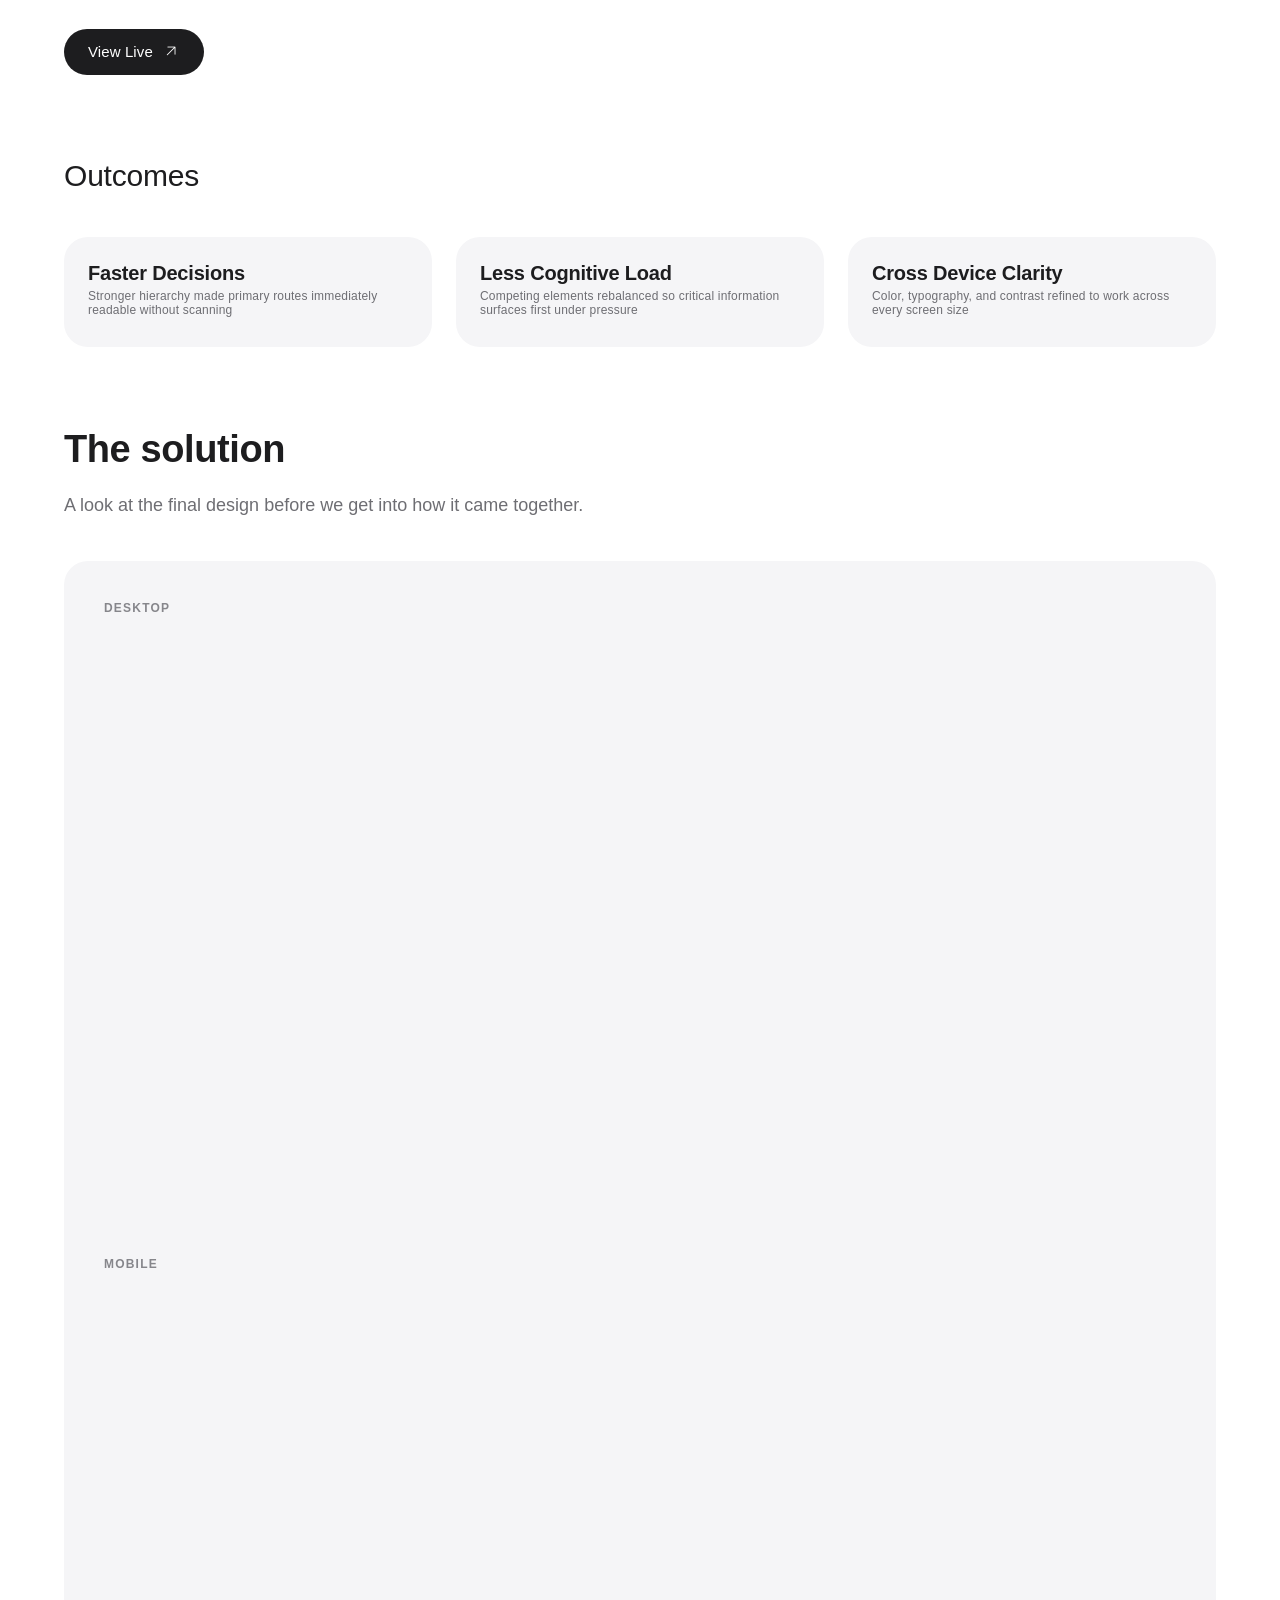
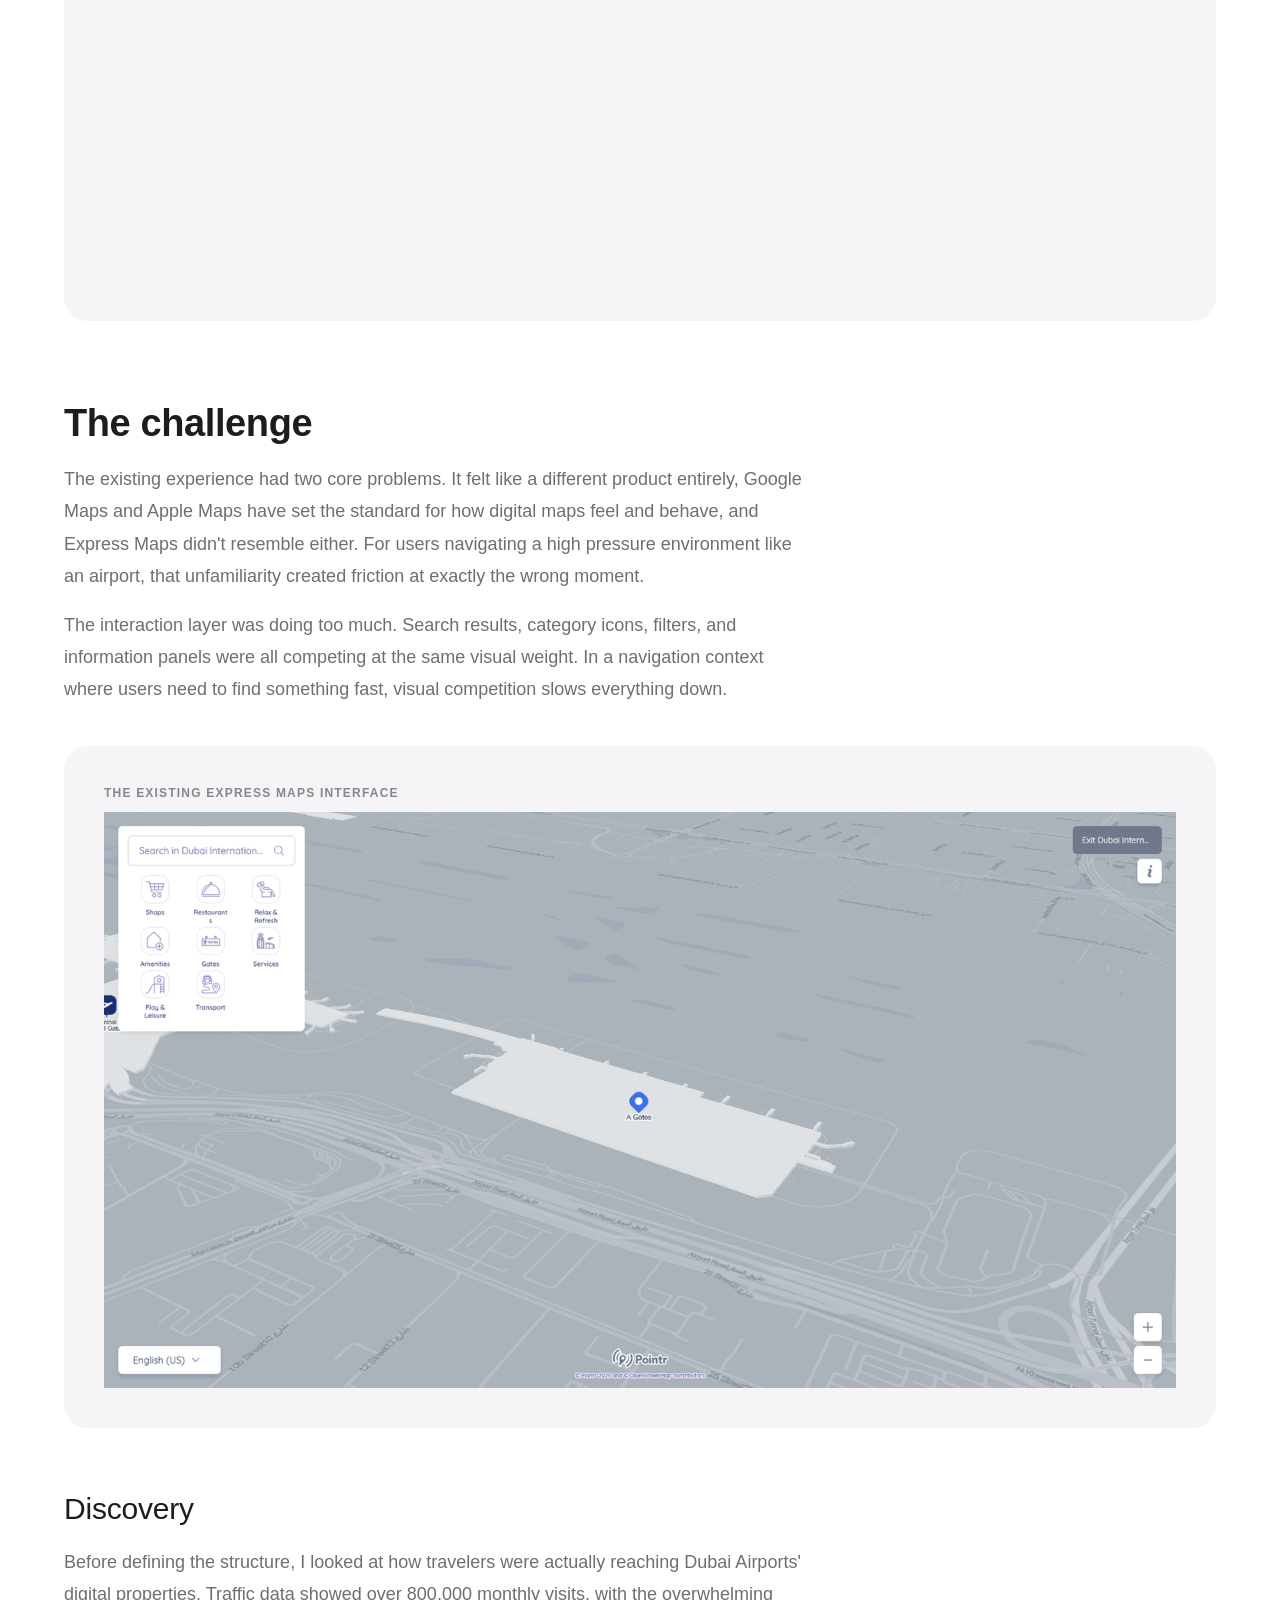
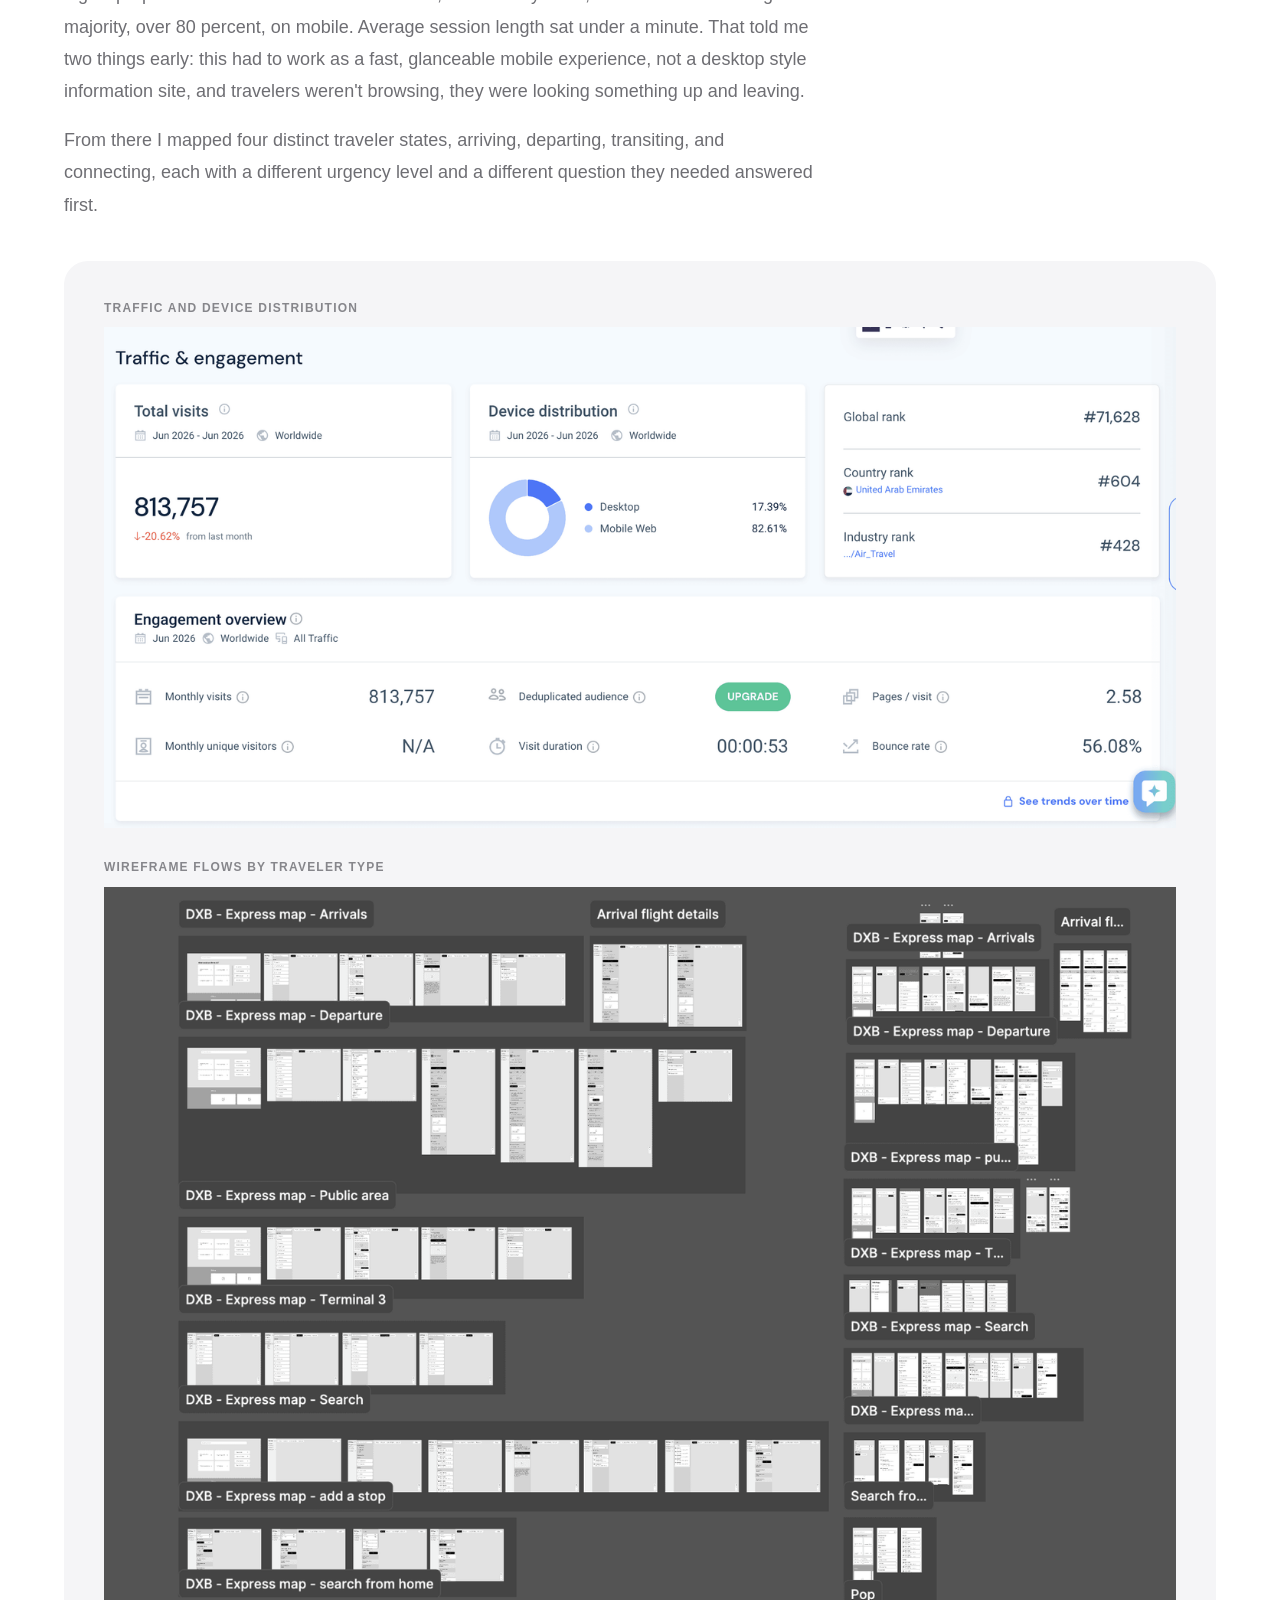
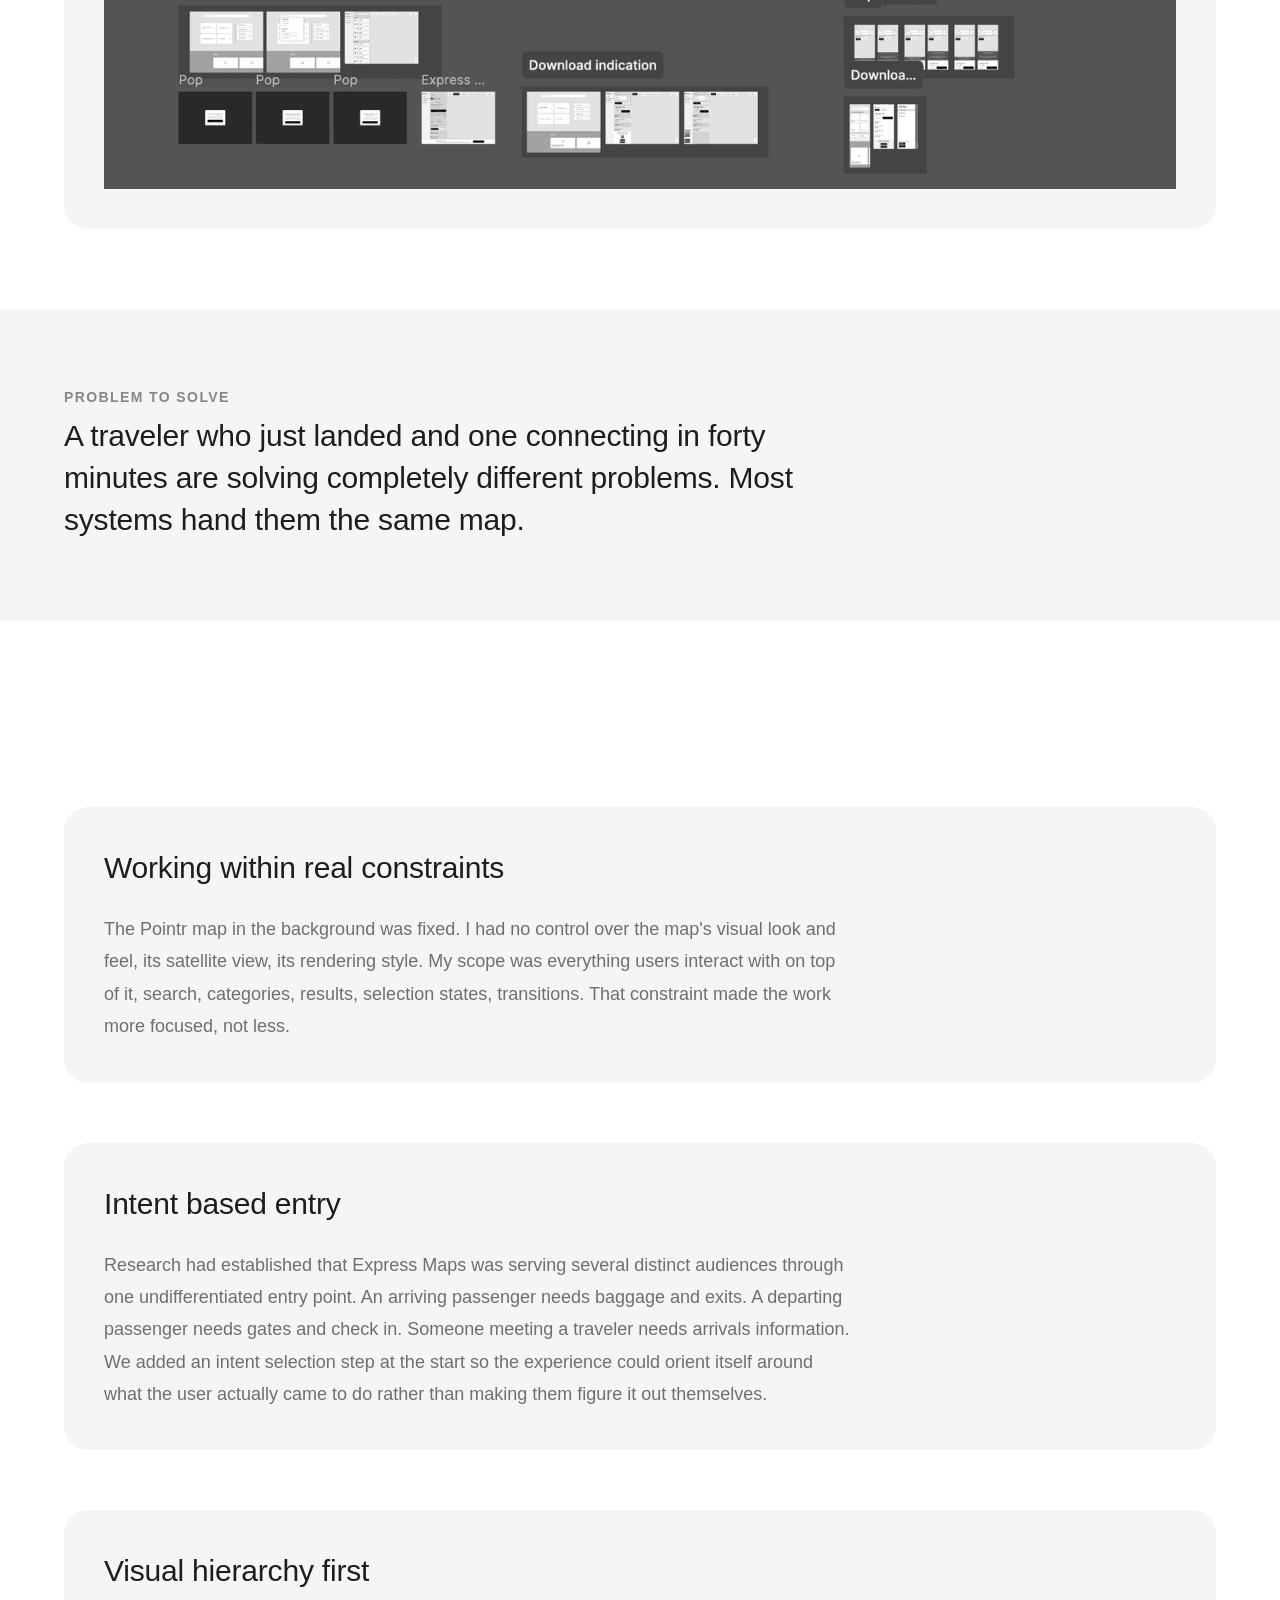
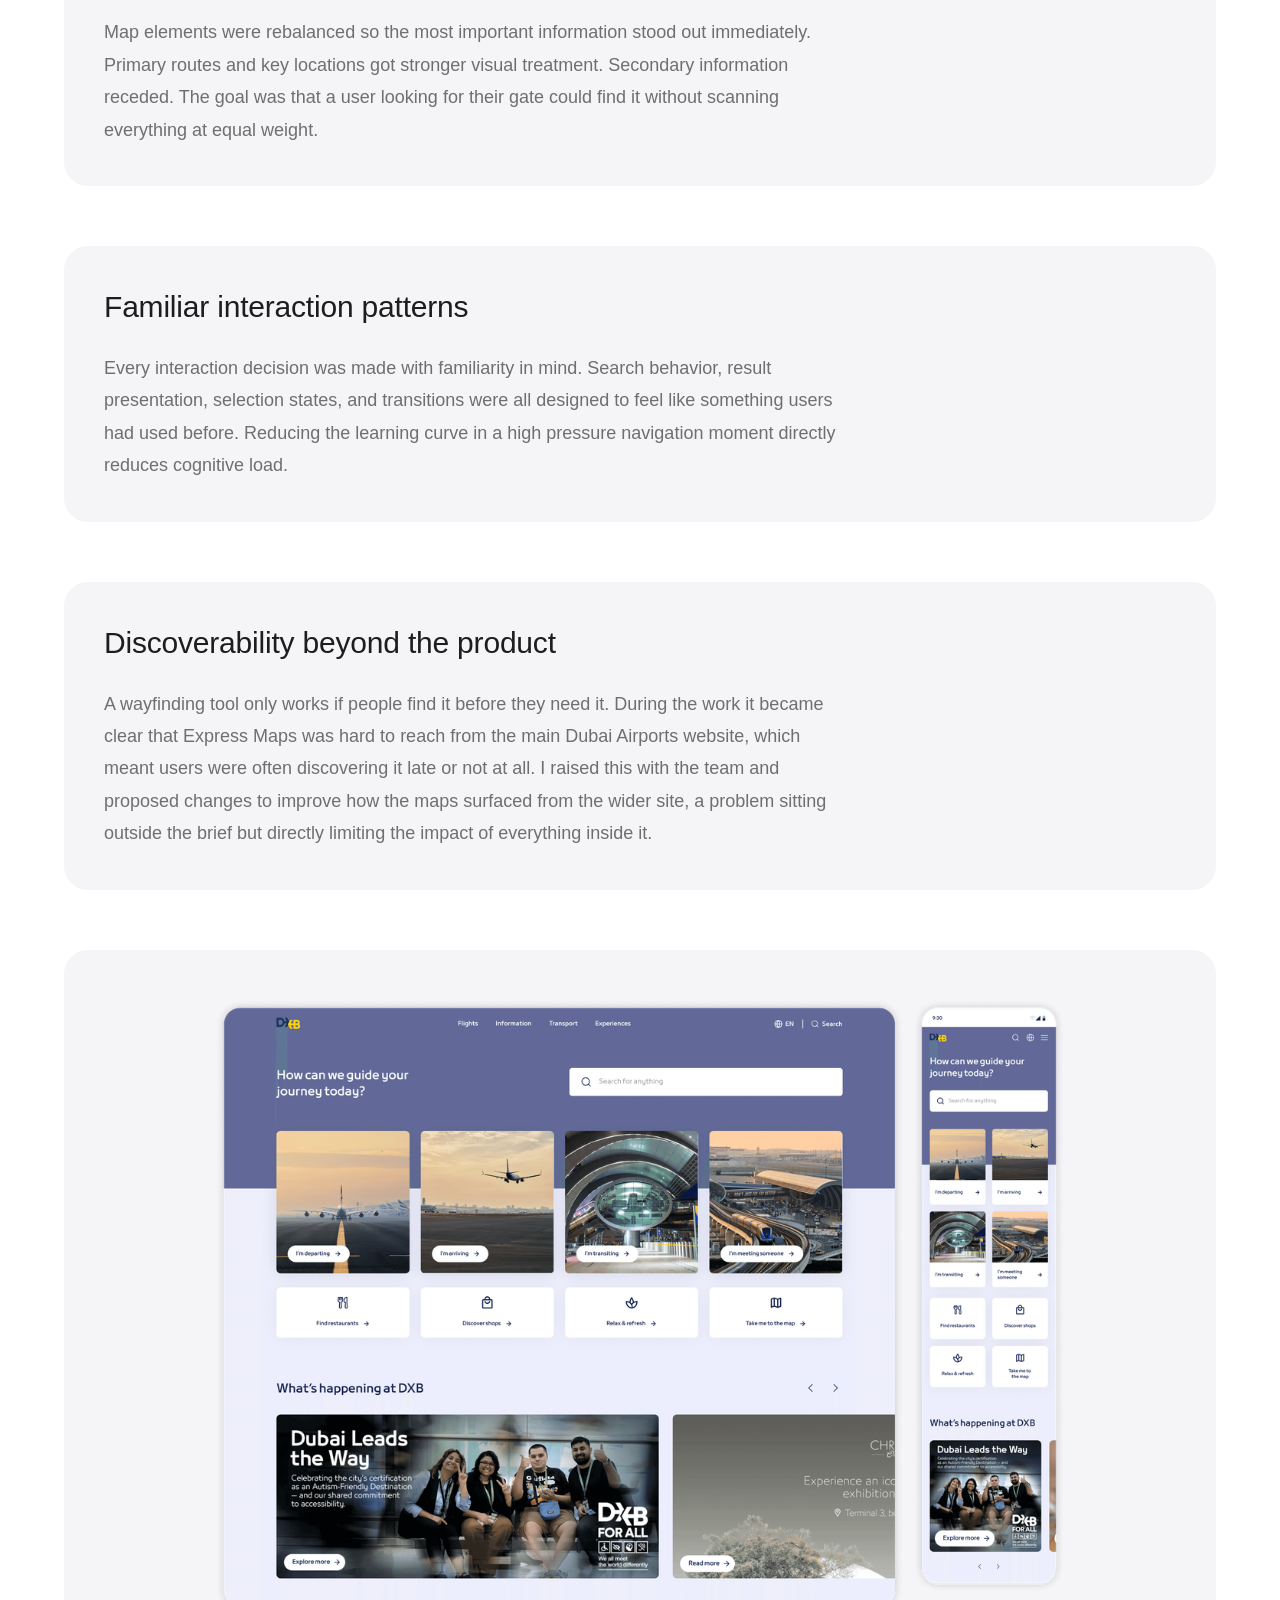
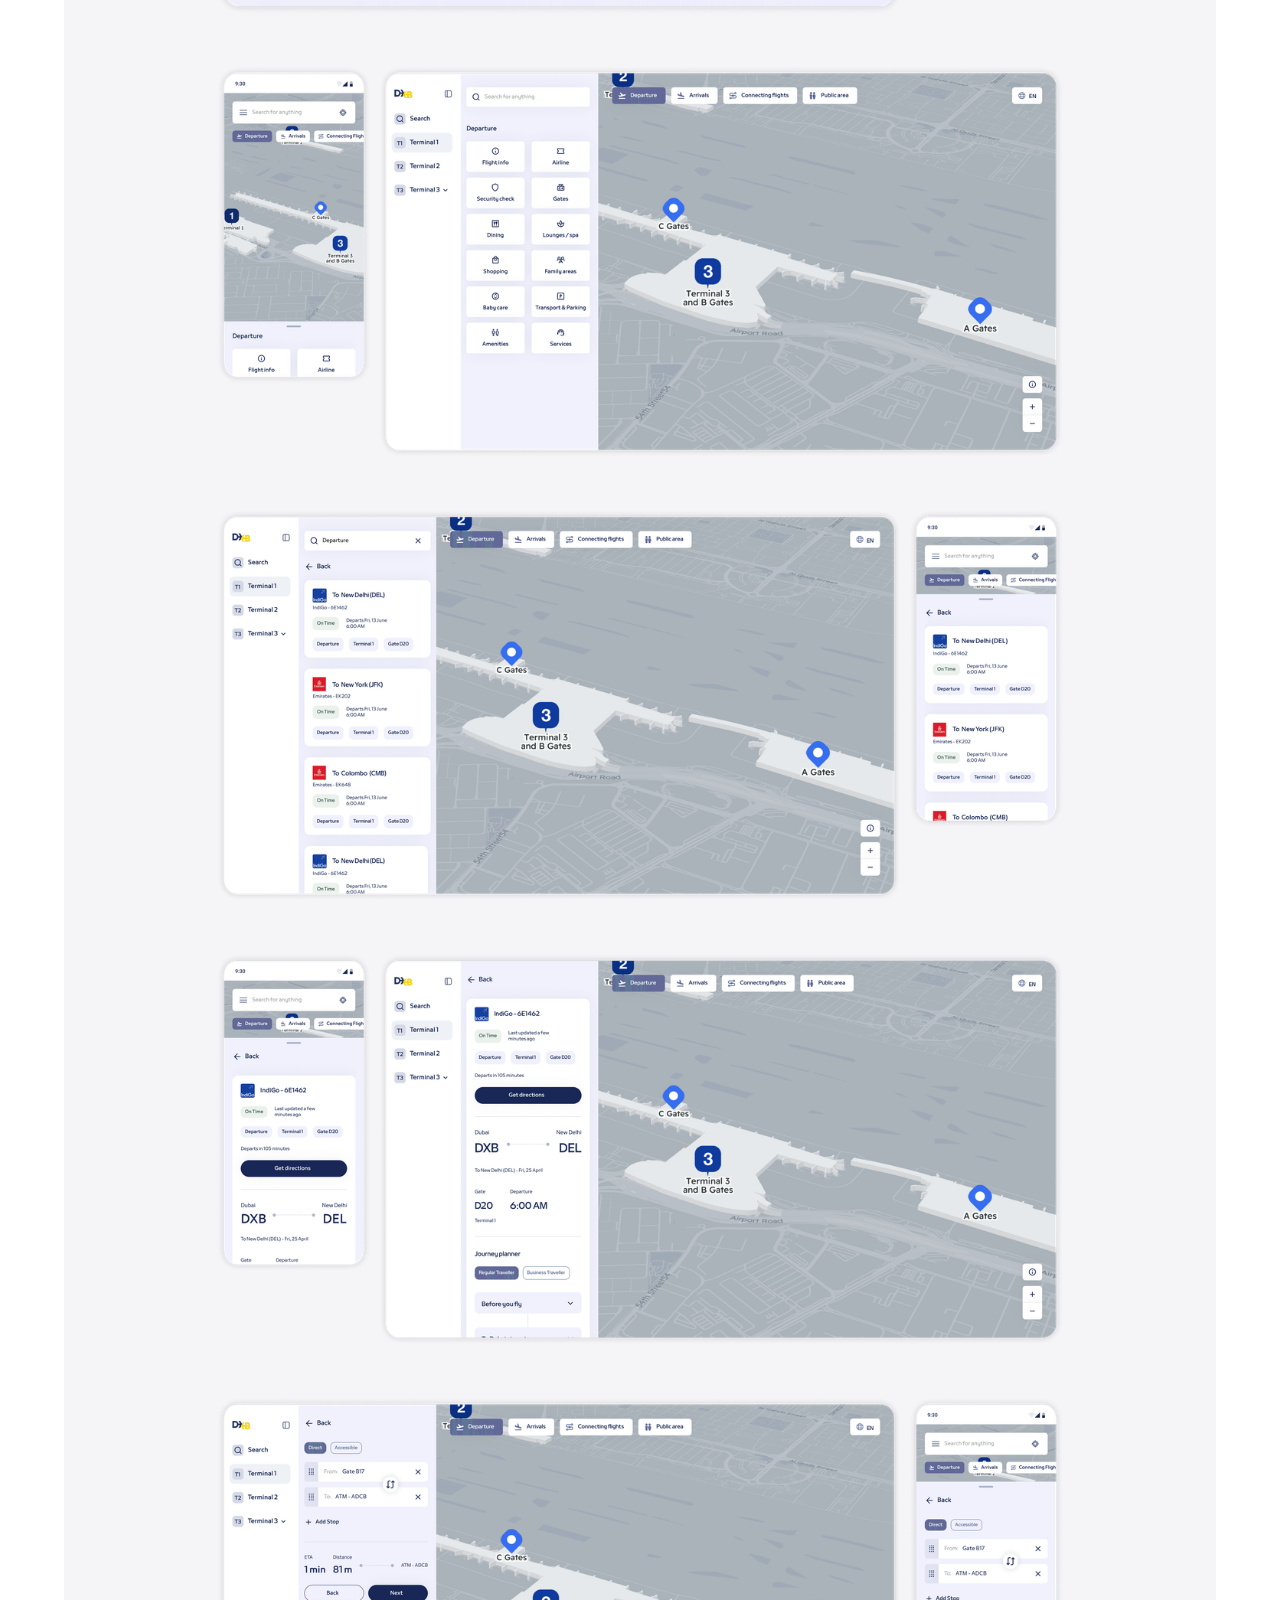
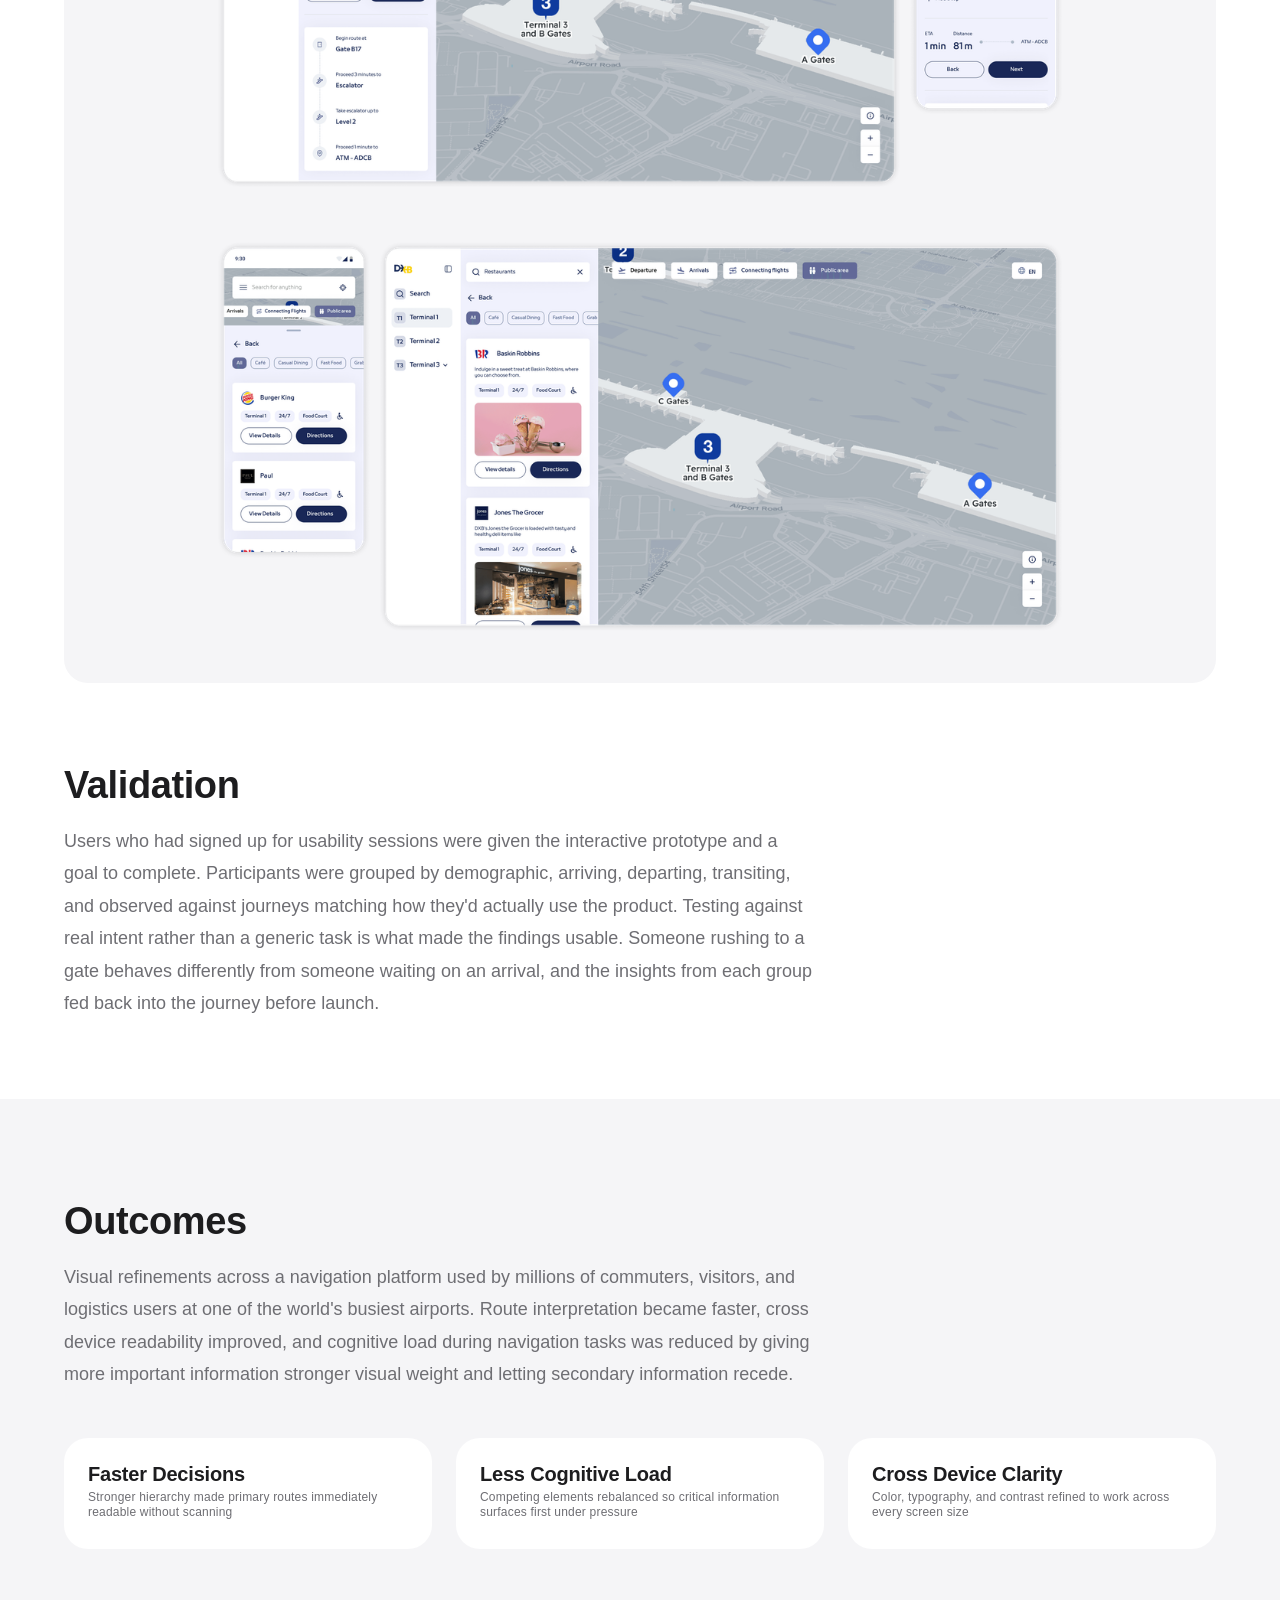
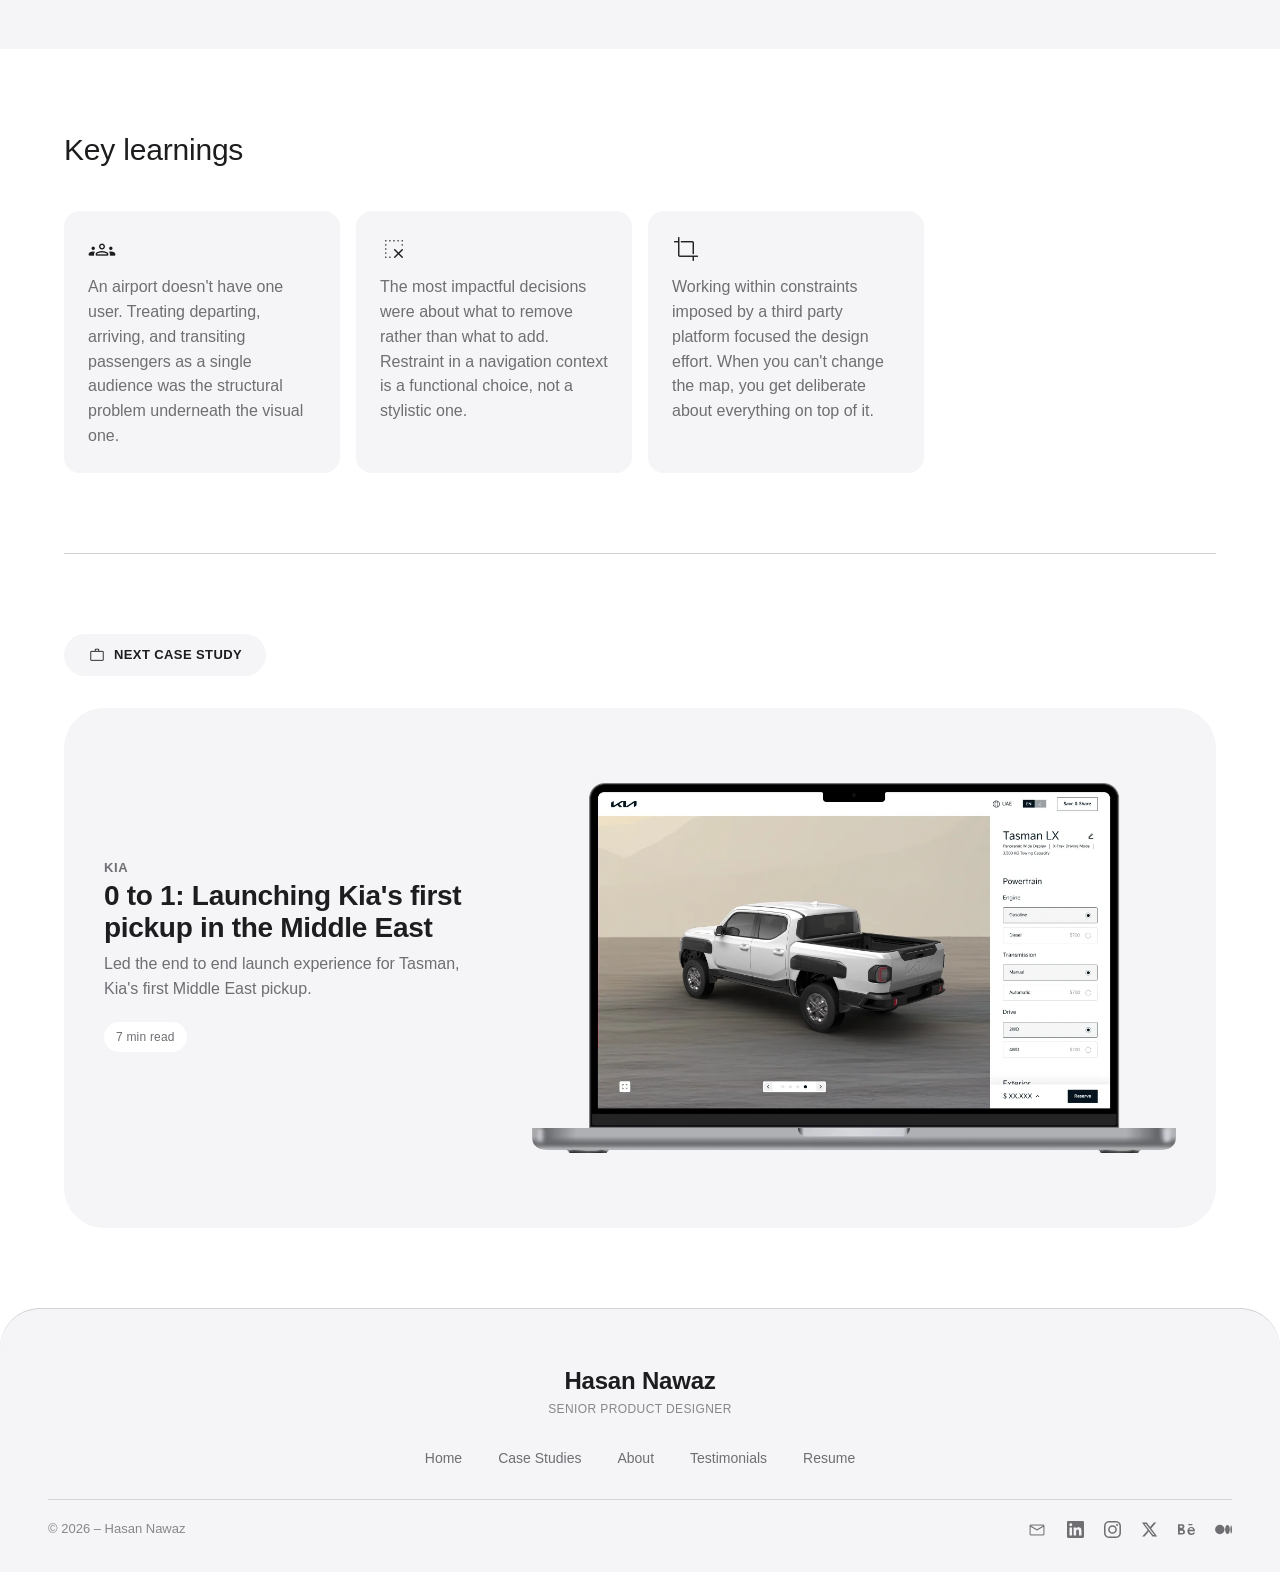
<file: dxb.html>
<!DOCTYPE html>
<html lang="en">
<head>
<meta charset="utf-8">
<meta name="viewport" content="width=device-width, initial-scale=1">
<title>Improving Wayfinding at Dubai Airports | Hasan Nawaz</title>
<meta name="description" content="DXB serves 7.9 million travelers a month. Restructuring Express Maps around traveler intent instead of terminal geography made navigation faster and clearer under pressure.">
<link rel="canonical" href="https://hasannawaz.com/dxb.html">
<meta property="og:type" content="article">
<meta property="og:url" content="https://hasannawaz.com/dxb.html">
<meta property="og:title" content="Improving Wayfinding at Dubai Airports | Hasan Nawaz">
<meta property="og:description" content="DXB serves 7.9 million travelers a month. Restructuring Express Maps around traveler intent instead of terminal geography made navigation faster and clearer under pressure.">
<meta property="og:image" content="https://hasannawaz.com/assets/img/poster-dxb.webp">
<meta name="twitter:card" content="summary_large_image">
<meta name="twitter:title" content="Improving Wayfinding at Dubai Airports | Hasan Nawaz">
<meta name="twitter:description" content="DXB serves 7.9 million travelers a month. Restructuring Express Maps around traveler intent instead of terminal geography made navigation faster and clearer under pressure.">
<meta name="twitter:image" content="https://hasannawaz.com/assets/img/poster-dxb.webp">
<link rel="icon" type="image/webp" href="assets/img/favicon.webp">
<link rel="apple-touch-icon" href="assets/img/apple-touch-icon.png">
<link rel="preconnect" href="https://fonts.googleapis.com">
<link rel="preconnect" href="https://fonts.gstatic.com" crossorigin>
<link href="https://fonts.googleapis.com/css2?family=Material+Symbols+Rounded:opsz,wght,FILL,GRAD@20..48,100..700,0..1,-50..200&display=block" rel="stylesheet">
<link rel="stylesheet" href="css/style.css">
</head>
<body class="cs-page">

<!-- ============ NAV ============ -->
<header class="nav" id="nav">
  <div class="nav__inner">
    <a class="logo" href="index.html">
      <span class="logo__wordmark">Hasan<br>Nawaz</span>
    </a>
    <nav class="nav__links" aria-label="Primary">
      <a href="index.html" class="nav__home-link">Home</a>
      <a href="index.html#casestudies">Case Studies</a>
      <a href="about.html">About</a>
      <a href="index.html#testimonials">Testimonials</a>
      <a href="https://drive.google.com/file/d/1DaOdA3P_wK8-W2BRthta7aoy5WwOSw5g/view?usp=sharing" target="_blank" rel="noopener">Resume</a>
    </nav>
    <button class="nav__burger" id="burger" aria-label="Menu" aria-expanded="false">
      <span></span><span></span>
    </button>
  </div>
</header>

<main class="cs">

  <!-- ============ HERO ============ -->
  <section class="cs-hero">
    <div class="cs-shell">
      <div class="cs-hero__head">
        <span class="pill"><span class="ms" aria-hidden="true">work</span>Dubai Airports Case Study</span>
        <h1 class="cs-hero__title">Improving wayfinding at Dubai Airports</h1>
      </div>
      <figure class="cs-hero__media cs-hero__media--tiny">
        <img src="assets/img/poster-dxb.webp" alt="Dubai Airports Express Maps wayfinding app">
      </figure>
    </div>
  </section>

  <!-- ============ OVERVIEW ============ -->
  <section class="cs-shell">
    <div class="cs-overview">
      <div class="cs-overview__main reveal">
        <h3 class="cs-h3">Overview</h3>
        <div class="cs-prose">
          <p class="cs-body">DXB serves an average of 7.9 million travelers a month, based on 95.2 million annual passengers, making it the world's busiest airport by international traffic. At that scale, wayfinding isn't a nice to have, it's the difference between someone making their connection and someone missing it.</p>
          <p class="cs-body">Most airport navigation is designed around the building rather than the traveler. A traveler who just landed and needs baggage claim is in a completely different mental state than someone connecting to a flight in forty minutes, and handing them the same map ignores that.</p>
          <p class="cs-body">I restructured DXB's wayfinding around traveler intent rather than terminal geography, redesigning the experience for four distinct traveler types, arriving, departing, transiting, and connecting, each with a different urgency level and a different first question they need answered.</p>
        </div>
        <a class="btn btn--primary" href="https://dubaiairports.ae/maps-home?cta_location=featured_card_main_menu" target="_blank" rel="noopener">View Live <span class="ms btn__arrow" aria-hidden="true">arrow_outward</span></a>
      </div>
      <div class="cs-overview__meta reveal">
        <div class="cs-metarow">
          <span class="cs-metarow__label">My Role</span>
          <span class="cs-metarow__value">Senior Product Designer</span>
        </div>
        <div class="cs-metarow">
          <span class="cs-metarow__label">Responsibilities</span>
          <span class="cs-metarow__value">User Research, Navigation Experience Direction</span>
        </div>
        <div class="cs-metarow">
          <span class="cs-metarow__label">Timeline</span>
          <span class="cs-metarow__value">Q2 2025</span>
        </div>
      </div>
    </div>
  </section>

  <!-- ============ OUTCOMES SNAPSHOT ============ -->
  <section class="cs-shell">
    <div class="cs-block reveal">
      <h3 class="cs-h3">Outcomes</h3>
      <div class="cs-statgrid cs-statgrid--text">
        <div class="cs-statcard">
          <span class="cs-statcard__num cs-statcard__num--text">Faster Decisions</span>
          <span class="cs-statcard__label">Stronger hierarchy made primary routes immediately readable without scanning</span>
        </div>
        <div class="cs-statcard">
          <span class="cs-statcard__num cs-statcard__num--text">Less Cognitive Load</span>
          <span class="cs-statcard__label">Competing elements rebalanced so critical information surfaces first under pressure</span>
        </div>
        <div class="cs-statcard">
          <span class="cs-statcard__num cs-statcard__num--text">Cross Device Clarity</span>
          <span class="cs-statcard__label">Color, typography, and contrast refined to work across every screen size</span>
        </div>
      </div>
    </div>
  </section>

  <!-- ============ THE SOLUTION ============ -->
  <section class="cs-shell">
    <div class="cs-block">
      <div class="cs-titled-prose reveal">
        <h2 class="cs-h2">The solution</h2>
        <div class="cs-prose">
          <p class="cs-body">A look at the final design before we get into how it came together.</p>
        </div>
      </div>
      <div class="cs-figrow cs-figrow--stack reveal">
        <figure class="cs-fig">
          <span class="cs-fig__cap">Desktop</span>
          <div class="cs-video-embed" style="padding:55.75% 0 0 0;position:relative;">
            <iframe src="https://player.vimeo.com/video/1215960942?title=0&amp;byline=0&amp;portrait=0&amp;badge=0&amp;autopause=0&amp;player_id=0&amp;app_id=58479&amp;autoplay=1&amp;muted=1&amp;loop=1" frameborder="0" allow="autoplay; fullscreen; picture-in-picture; clipboard-write; encrypted-media; web-share" referrerpolicy="strict-origin-when-cross-origin" style="position:absolute;top:0;left:0;width:100%;height:100%;" title="dxb1" allowfullscreen></iframe>
          </div>
        </figure>
        <figure class="cs-fig">
          <span class="cs-fig__cap">Mobile</span>
          <div class="cs-video-embed" style="padding:55.75% 0 0 0;position:relative;">
            <iframe src="https://player.vimeo.com/video/1215961349?title=0&amp;byline=0&amp;portrait=0&amp;badge=0&amp;autopause=0&amp;player_id=0&amp;app_id=58479&amp;autoplay=1&amp;muted=1&amp;loop=1" frameborder="0" allow="autoplay; fullscreen; picture-in-picture; clipboard-write; encrypted-media; web-share" referrerpolicy="strict-origin-when-cross-origin" style="position:absolute;top:0;left:0;width:100%;height:100%;" title="dxb2" allowfullscreen></iframe>
          </div>
        </figure>
      </div>
    </div>
  </section>

  <!-- ============ THE CHALLENGE ============ -->
  <section class="cs-shell">
    <div class="cs-section">
      <div class="cs-block reveal">
        <div class="cs-titled-prose">
          <h2 class="cs-h2">The challenge</h2>
          <div class="cs-prose">
            <p class="cs-body">The existing experience had two core problems. It felt like a different product entirely, Google Maps and Apple Maps have set the standard for how digital maps feel and behave, and Express Maps didn't resemble either. For users navigating a high pressure environment like an airport, that unfamiliarity created friction at exactly the wrong moment.</p>
            <p class="cs-body">The interaction layer was doing too much. Search results, category icons, filters, and information panels were all competing at the same visual weight. In a navigation context where users need to find something fast, visual competition slows everything down.</p>
          </div>
        </div>
        <div class="cs-figrow cs-figrow--stack">
          <figure class="cs-fig">
            <span class="cs-fig__cap">The existing Express Maps interface</span>
            <img src="assets/img/cs-dxb-challenge.webp" alt="Existing Dubai Airports Express Maps interface with competing visual elements">
          </figure>
        </div>
      </div>

      <div class="cs-block reveal">
        <div class="cs-titled-prose">
          <h3 class="cs-h3">Discovery</h3>
          <div class="cs-prose">
            <p class="cs-body">Before defining the structure, I looked at how travelers were actually reaching Dubai Airports' digital properties. Traffic data showed over 800,000 monthly visits, with the overwhelming majority, over 80 percent, on mobile. Average session length sat under a minute. That told me two things early: this had to work as a fast, glanceable mobile experience, not a desktop style information site, and travelers weren't browsing, they were looking something up and leaving.</p>
            <p class="cs-body">From there I mapped four distinct traveler states, arriving, departing, transiting, and connecting, each with a different urgency level and a different question they needed answered first.</p>
          </div>
        </div>
        <div class="cs-figrow cs-figrow--stack">
          <figure class="cs-fig">
            <span class="cs-fig__cap">Traffic and device distribution</span>
            <img src="assets/img/cs-dxb-traffic.webp" alt="Traffic and engagement data showing 82.61% mobile web usage">
          </figure>
          <figure class="cs-fig">
            <span class="cs-fig__cap">Wireframe flows by traveler type</span>
            <img src="assets/img/cs-dxb-flows.webp" alt="Wireframe flows for arrivals, departure, transit, and public area">
          </figure>
        </div>
      </div>
    </div>
  </section>

  <!-- ============ CALLOUT ============ -->
  <section class="cs-callout reveal">
    <div class="cs-callout__inner">
      <span class="cs-callout__eyebrow">Problem To Solve</span>
      <h3 class="cs-callout__title">A traveler who just landed and one connecting in forty minutes are solving completely different problems. Most systems hand them the same map.</h3>
    </div>
  </section>

  <!-- ============ KEY DECISIONS ============ -->
  <section class="cs-shell">
    <div class="cs-section">
      <div class="cs-head reveal">
        <h2 class="cs-h2">Key decisions</h2>
      </div>

      <div class="cs-decision reveal">
        <h3 class="cs-h3">Working within real constraints</h3>
        <p class="cs-body">The Pointr map in the background was fixed. I had no control over the map's visual look and feel, its satellite view, its rendering style. My scope was everything users interact with on top of it, search, categories, results, selection states, transitions. That constraint made the work more focused, not less.</p>
      </div>

      <div class="cs-decision reveal">
        <h3 class="cs-h3">Intent based entry</h3>
        <p class="cs-body">Research had established that Express Maps was serving several distinct audiences through one undifferentiated entry point. An arriving passenger needs baggage and exits. A departing passenger needs gates and check in. Someone meeting a traveler needs arrivals information. We added an intent selection step at the start so the experience could orient itself around what the user actually came to do rather than making them figure it out themselves.</p>
      </div>

      <div class="cs-decision reveal">
        <h3 class="cs-h3">Visual hierarchy first</h3>
        <p class="cs-body">Map elements were rebalanced so the most important information stood out immediately. Primary routes and key locations got stronger visual treatment. Secondary information receded. The goal was that a user looking for their gate could find it without scanning everything at equal weight.</p>
      </div>

      <div class="cs-decision reveal">
        <h3 class="cs-h3">Familiar interaction patterns</h3>
        <p class="cs-body">Every interaction decision was made with familiarity in mind. Search behavior, result presentation, selection states, and transitions were all designed to feel like something users had used before. Reducing the learning curve in a high pressure navigation moment directly reduces cognitive load.</p>
      </div>

      <div class="cs-decision reveal">
        <h3 class="cs-h3">Discoverability beyond the product</h3>
        <p class="cs-body">A wayfinding tool only works if people find it before they need it. During the work it became clear that Express Maps was hard to reach from the main Dubai Airports website, which meant users were often discovering it late or not at all. I raised this with the team and proposed changes to improve how the maps surfaced from the wider site, a problem sitting outside the brief but directly limiting the impact of everything inside it.</p>
      </div>

      <div class="cs-block reveal">
        <div class="cs-figrow cs-figrow--stack">
          <figure class="cs-fig">
            <img src="assets/img/cs-dxb-fullflow.webp" alt="Full Express Maps intent-based flow from entry to configuration">
          </figure>
        </div>
      </div>
    </div>
  </section>

  <!-- ============ VALIDATION ============ -->
  <section class="cs-shell">
    <div class="cs-titled-prose reveal">
      <h2 class="cs-h2">Validation</h2>
      <div class="cs-prose">
        <p class="cs-body">Users who had signed up for usability sessions were given the interactive prototype and a goal to complete. Participants were grouped by demographic, arriving, departing, transiting, and observed against journeys matching how they'd actually use the product. Testing against real intent rather than a generic task is what made the findings usable. Someone rushing to a gate behaves differently from someone waiting on an arrival, and the insights from each group fed back into the journey before launch.</p>
      </div>
    </div>
  </section>

  <!-- ============ IMPACT ============ -->
  <section class="cs-impact reveal">
    <div class="cs-impact__inner">
      <div class="cs-titled-prose">
        <h2 class="cs-h2">Outcomes</h2>
        <div class="cs-prose">
          <p class="cs-body">Visual refinements across a navigation platform used by millions of commuters, visitors, and logistics users at one of the world's busiest airports. Route interpretation became faster, cross device readability improved, and cognitive load during navigation tasks was reduced by giving more important information stronger visual weight and letting secondary information recede.</p>
        </div>
      </div>
      <div class="cs-statgrid cs-statgrid--text">
        <div class="cs-statcard">
          <span class="cs-statcard__num cs-statcard__num--text">Faster Decisions</span>
          <span class="cs-statcard__label">Stronger hierarchy made primary routes immediately readable without scanning</span>
        </div>
        <div class="cs-statcard">
          <span class="cs-statcard__num cs-statcard__num--text">Less Cognitive Load</span>
          <span class="cs-statcard__label">Competing elements rebalanced so critical information surfaces first under pressure</span>
        </div>
        <div class="cs-statcard">
          <span class="cs-statcard__num cs-statcard__num--text">Cross Device Clarity</span>
          <span class="cs-statcard__label">Color, typography, and contrast refined to work across every screen size</span>
        </div>
      </div>
    </div>
  </section>

  <!-- ============ KEY LEARNINGS ============ -->
  <section class="cs-shell">
    <div class="cs-learnings reveal">
      <h3 class="cs-h3">Key learnings</h3>
      <div class="cs-learnings__grid">
        <div class="cs-lesson">
          <span class="ms cs-lesson__icon" aria-hidden="true">groups</span>
          <p>An airport doesn't have one user. Treating departing, arriving, and transiting passengers as a single audience was the structural problem underneath the visual one.</p>
        </div>
        <div class="cs-lesson">
          <span class="ms cs-lesson__icon" aria-hidden="true">remove_selection</span>
          <p>The most impactful decisions were about what to remove rather than what to add. Restraint in a navigation context is a functional choice, not a stylistic one.</p>
        </div>
        <div class="cs-lesson">
          <span class="ms cs-lesson__icon" aria-hidden="true">crop</span>
          <p>Working within constraints imposed by a third party platform focused the design effort. When you can't change the map, you get deliberate about everything on top of it.</p>
        </div>
      </div>
    </div>
  </section>

  <div class="cs-shell"><div class="cs-divider"></div></div>

  <!-- ============ NEXT CASE STUDY ============ -->
  <section class="cs-shell">
    <div class="cs-next">
      <div class="cs-head reveal">
        <span class="pill"><span class="ms" aria-hidden="true">work</span>Next Case Study</span>
      </div>
      <a class="case reveal" href="kia.html">
        <div class="case__body">
          <div class="case__content">
            <h5 class="case__brand">Kia</h5>
            <div class="case__headline">
              <h3 class="case__title">0 to 1: Launching Kia's first pickup in the Middle East</h3>
              <p class="case__desc">Led the end to end launch experience for Tasman, Kia's first Middle East pickup.</p>
            </div>
            <div class="case__tags">
              <span class="tag">7 min read</span>
            </div>
          </div>
        </div>
        <figure class="case__media">
          <img src="assets/img/poster-kia.webp" alt="Kia Tasman launch experience">
        </figure>
      </a>
    </div>
  </section>

</main>

<!-- ============ FOOTER ============ -->
<footer class="footer">
  <div class="footer__top">
    <p class="footer__name">Hasan Nawaz</p>
    <p class="footer__role">Senior Product Designer</p>
    <nav class="footer__links" aria-label="Footer">
      <a href="index.html">Home</a>
      <a href="index.html#casestudies">Case Studies</a>
      <a href="about.html">About</a>
      <a href="index.html#testimonials">Testimonials</a>
      <a href="https://drive.google.com/file/d/1DaOdA3P_wK8-W2BRthta7aoy5WwOSw5g/view?usp=sharing" target="_blank" rel="noopener">Resume</a>
    </nav>
  </div>
  <div class="footer__rule"></div>
  <div class="footer__bottom">
    <p class="footer__copy">© 2026 – Hasan Nawaz</p>
    <div class="footer__social">
      <a href="mailto:hello@hasannawaz.com" class="js-copy-email" data-email="hello@hasannawaz.com" aria-label="Copy email address"><span class="ms" aria-hidden="true">mail</span></a>
      <a href="https://www.linkedin.com/in/hnk001/" target="_blank" rel="noopener" aria-label="LinkedIn">
        <span class="ico-li" aria-hidden="true"><svg viewBox="0 0 24 24" fill="currentColor"><path d="M20.45 20.45h-3.55v-5.57c0-1.33-.02-3.04-1.85-3.04-1.85 0-2.14 1.45-2.14 2.94v5.67H9.35V9h3.41v1.56h.05c.47-.9 1.63-1.85 3.37-1.85 3.6 0 4.27 2.37 4.27 5.46v6.28zM5.34 7.43a2.06 2.06 0 1 1 0-4.13 2.06 2.06 0 0 1 0 4.13zM7.12 20.45H3.55V9h3.57v11.45zM22.22 0H1.77C.79 0 0 .77 0 1.72v20.56C0 23.23.79 24 1.77 24h20.45c.98 0 1.78-.77 1.78-1.72V1.72C24 .77 23.2 0 22.22 0z"/></svg></span>
      </a>
      <a href="https://www.instagram.com/hasan.uiux/" target="_blank" rel="noopener" aria-label="Instagram">
        <span class="ico-li" aria-hidden="true"><svg viewBox="0 0 24 24" fill="currentColor"><path d="M12 2.16c3.2 0 3.58.01 4.85.07 1.17.05 1.8.25 2.23.41.56.22.96.48 1.38.9.42.42.68.82.9 1.38.16.42.36 1.05.41 2.23.06 1.27.07 1.65.07 4.85s-.01 3.58-.07 4.85c-.05 1.17-.25 1.8-.41 2.23a3.7 3.7 0 0 1-.9 1.38 3.7 3.7 0 0 1-1.38.9c-.42.16-1.05.36-2.23.41-1.27.06-1.65.07-4.85.07s-3.58-.01-4.85-.07c-1.17-.05-1.8-.25-2.23-.41a3.7 3.7 0 0 1-1.38-.9 3.7 3.7 0 0 1-.9-1.38c-.16-.42-.36-1.05-.41-2.23-.06-1.27-.07-1.65-.07-4.85s.01-3.58.07-4.85c.05-1.17.25-1.8.41-2.23.22-.56.48-.96.9-1.38.42-.42.82-.68 1.38-.9.42-.16 1.05-.36 2.23-.41 1.27-.06 1.65-.07 4.85-.07M12 0C8.74 0 8.33.01 7.05.07 5.78.13 4.9.33 4.14.63a5.87 5.87 0 0 0-2.12 1.38A5.87 5.87 0 0 0 .64 4.14C.34 4.9.14 5.78.08 7.05.02 8.33 0 8.74 0 12s.02 3.67.08 4.95c.06 1.27.26 2.15.56 2.91.31.79.72 1.46 1.38 2.12.66.66 1.33 1.07 2.12 1.38.76.3 1.64.5 2.91.56 1.28.06 1.69.08 4.95.08s3.67-.02 4.95-.08c1.27-.06 2.15-.26 2.91-.56a5.87 5.87 0 0 0 2.12-1.38 5.87 5.87 0 0 0 1.38-2.12c.3-.76.5-1.64.56-2.91.06-1.28.08-1.69.08-4.95s-.02-3.67-.08-4.95c-.06-1.27-.26-2.15-.56-2.91a5.87 5.87 0 0 0-1.38-2.12A5.87 5.87 0 0 0 19.86.64c-.76-.3-1.64-.5-2.91-.56C15.67.02 15.26 0 12 0zm0 5.84A6.16 6.16 0 1 0 12 18.16 6.16 6.16 0 0 0 12 5.84zm0 10.16a4 4 0 1 1 0-8 4 4 0 0 1 0 8zm7.85-10.4a1.44 1.44 0 1 1-2.88 0 1.44 1.44 0 0 1 2.88 0z"/></svg></span>
      </a>
      <a href="https://x.com/hasannuiux" target="_blank" rel="noopener" aria-label="X (Twitter)">
        <span class="ico-li" aria-hidden="true"><svg viewBox="0 0 24 24" fill="currentColor"><path d="M18.24 2.25h3.3l-7.2 8.23 8.47 11.27h-6.63l-5.2-6.8-5.94 6.8H1.72l7.7-8.8L1.32 2.25h6.8l4.7 6.22zm-1.16 17.52h1.83L7.02 4.13H5.06z"/></svg></span>
      </a>
      <a href="https://www.behance.net/hnk001" target="_blank" rel="noopener" aria-label="Behance">
        <span class="ico-li" aria-hidden="true"><svg viewBox="0 0 24 24" fill="currentColor"><path d="M7.8 10.06c.85-.44 1.3-1.15 1.3-2.27 0-2.3-1.7-3.1-3.75-3.1H0v14.5h5.6c2.2 0 4.3-1.06 4.3-3.55 0-1.54-.73-2.7-2.1-3.58zM2.6 6.7h2.3c.9 0 1.7.25 1.7 1.3 0 .96-.65 1.36-1.55 1.36H2.6zm2.65 10.4H2.6v-3.34h2.7c1.1 0 1.98.47 1.98 1.7 0 1.24-.9 1.64-2.03 1.64zM14.7 4.35h5.65v1.5H14.7zM24 14.15c0-3.2-1.87-5.85-5.2-5.85-3.28 0-5.5 2.46-5.5 5.75 0 3.4 2.1 5.7 5.55 5.7 2.63 0 4.4-1.18 5.03-3.55h-2.42c-.2.68-1.1 1.42-2.5 1.42-1.87 0-2.9-1.02-2.98-3.02H24zm-8-1.9c.15-1.5 1.1-2.4 2.75-2.4 1.55 0 2.4 1 2.5 2.4z"/></svg></span>
      </a>
      <a href="https://medium.com/@hasannawaz97" target="_blank" rel="noopener" aria-label="Medium">
        <span class="ico-li" aria-hidden="true"><svg viewBox="0 0 24 24" fill="currentColor"><path d="M13.54 12a6.72 6.72 0 0 1-6.72 6.72A6.72 6.72 0 0 1 .1 12a6.72 6.72 0 0 1 6.72-6.72A6.72 6.72 0 0 1 13.54 12zM20.96 12c0 3.54-1.5 6.42-3.36 6.42-1.85 0-3.35-2.88-3.35-6.42s1.5-6.42 3.35-6.42c1.86 0 3.36 2.87 3.36 6.42zM24 12c0 3.17-.53 5.75-1.18 5.75-.66 0-1.19-2.58-1.19-5.75s.53-5.75 1.19-5.75C23.47 6.25 24 8.83 24 12z"/></svg></span>
      </a>
    </div>
  </div>
</footer>

<script src="https://player.vimeo.com/api/player.js"></script>
<script src="js/main.js"></script>
</body>
</html>
</file>
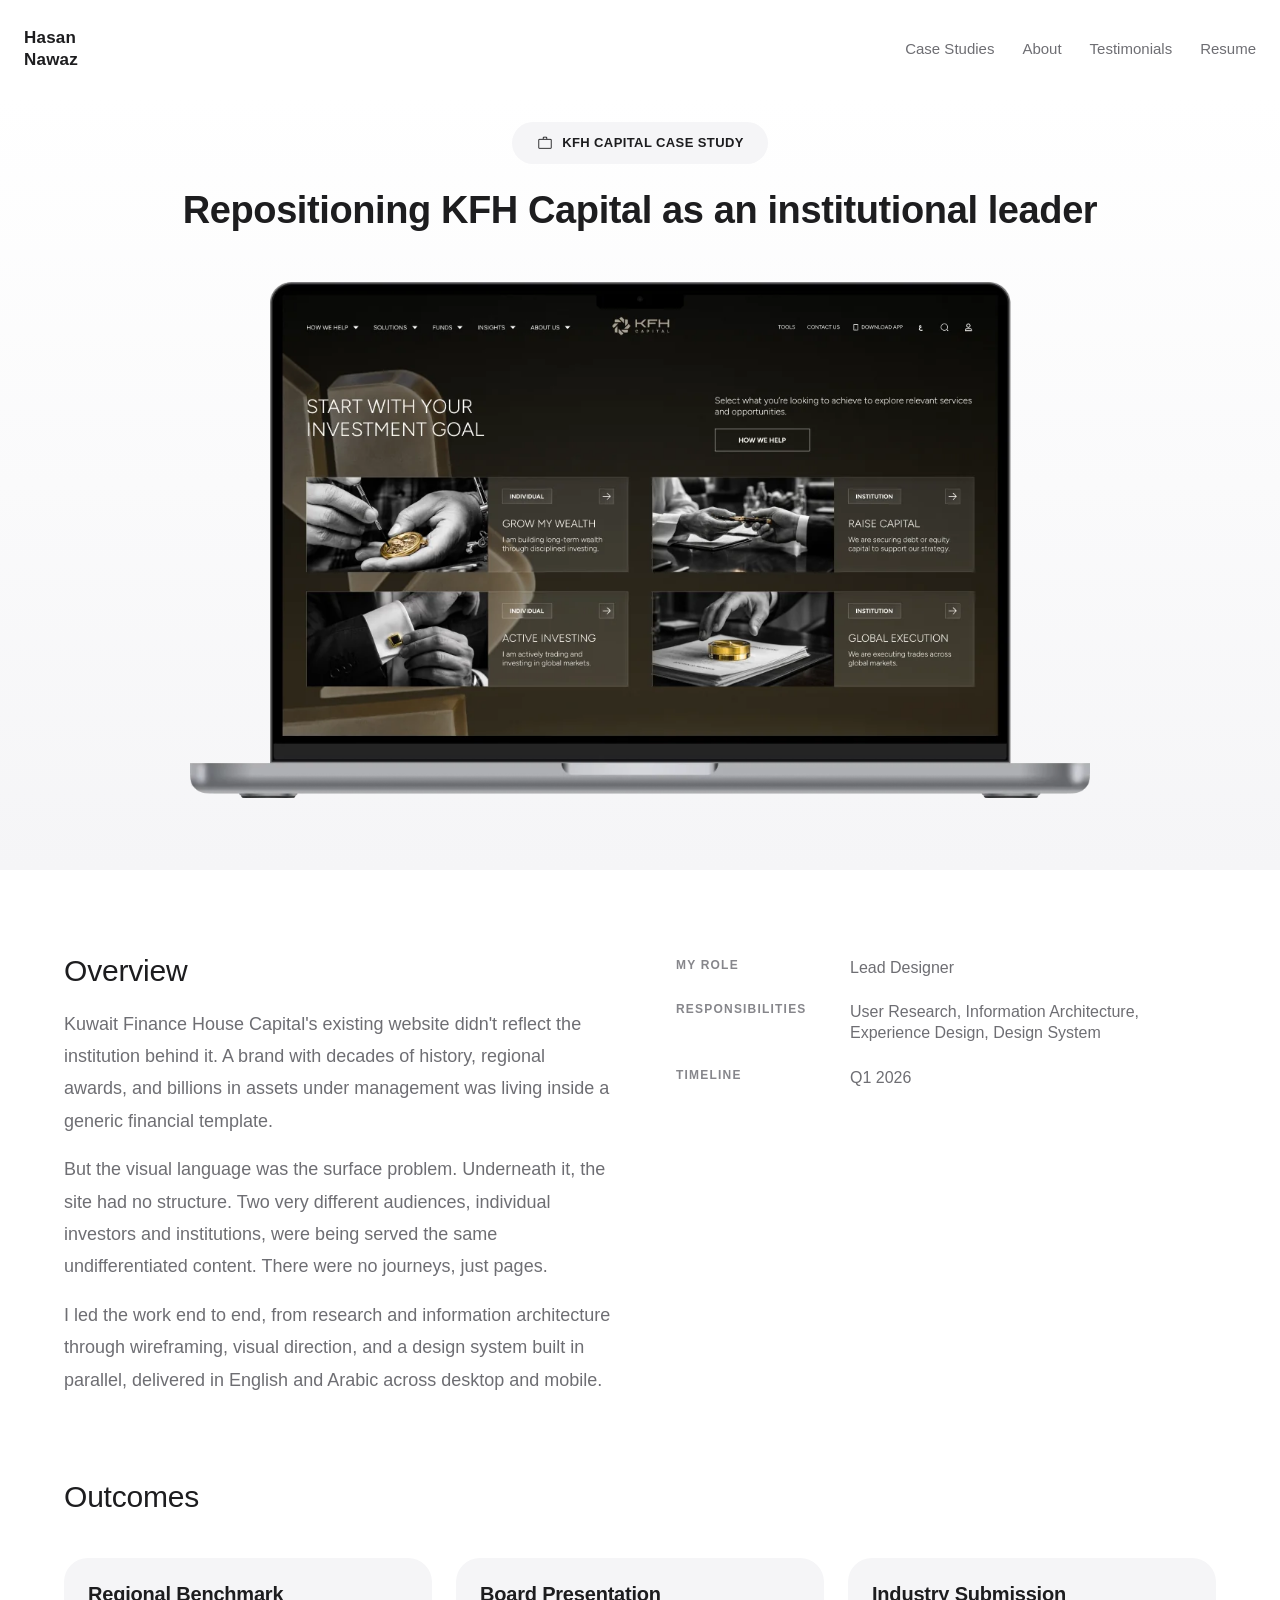
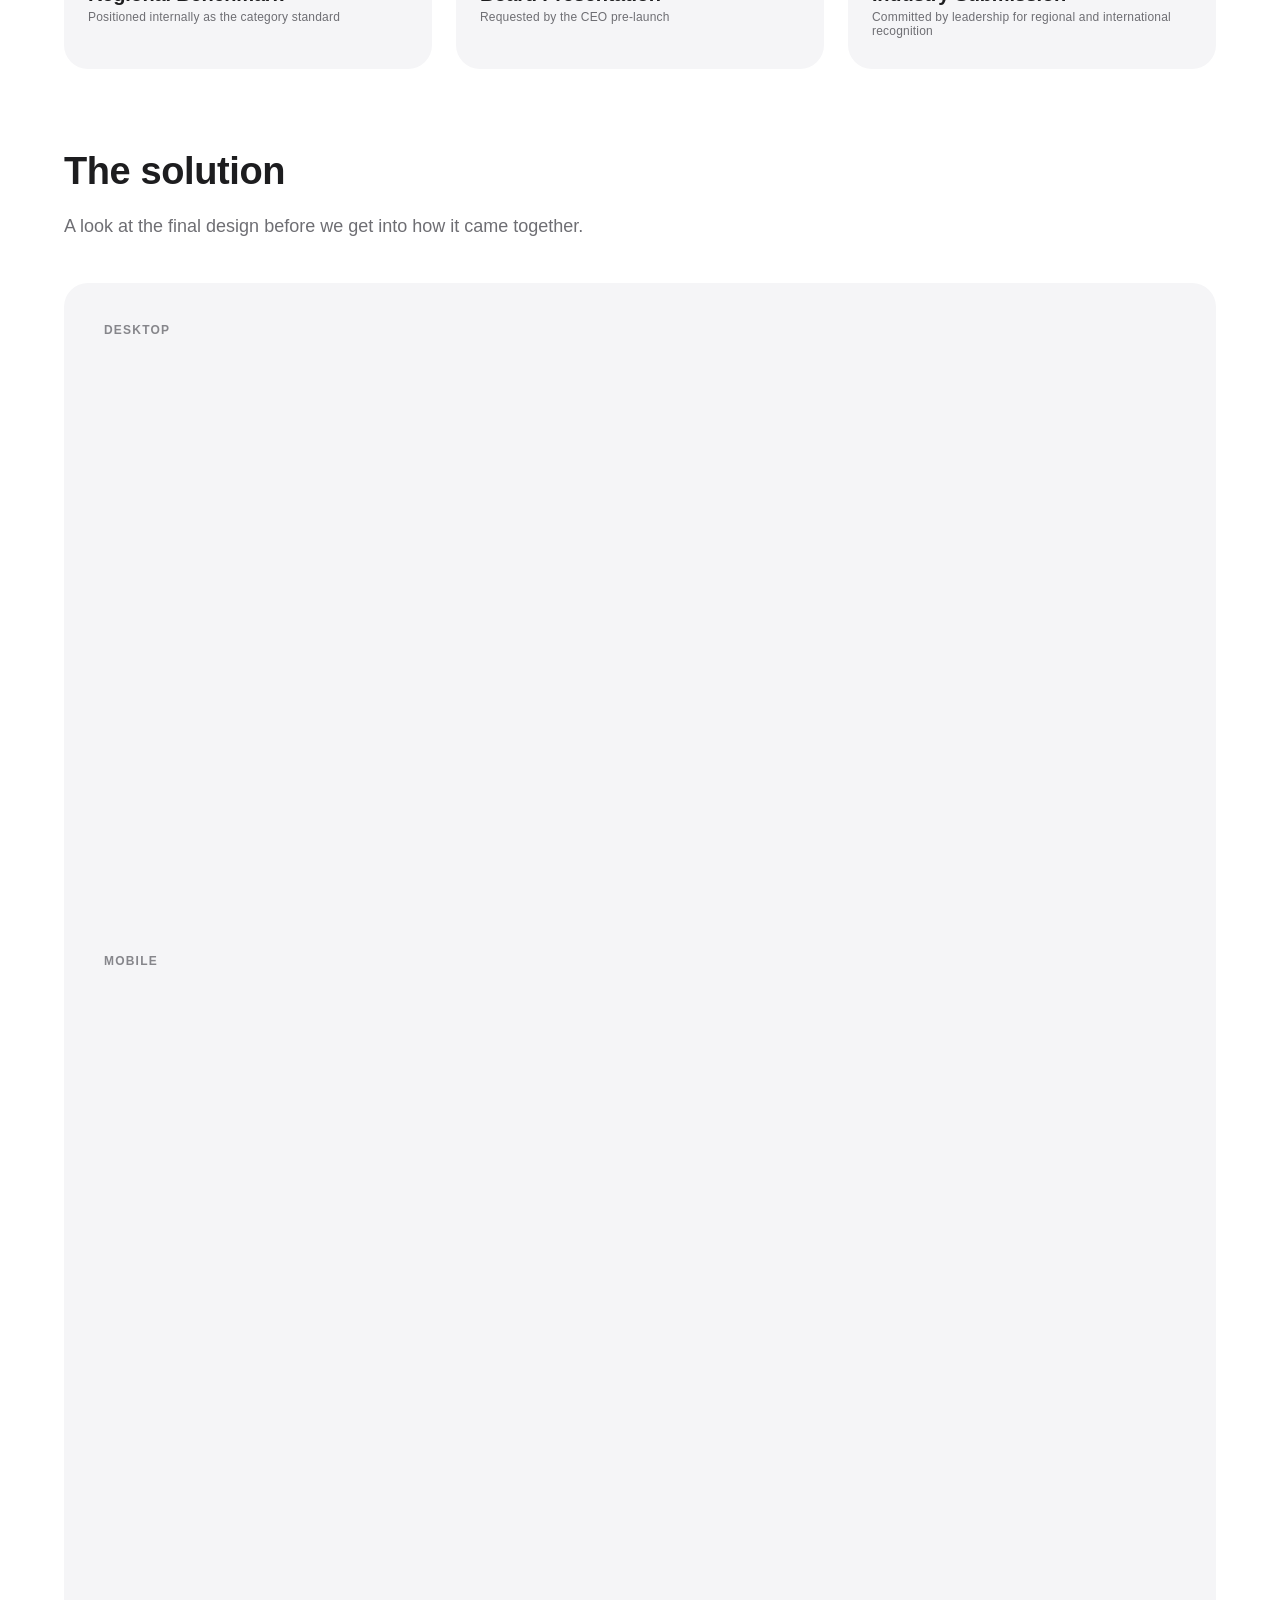
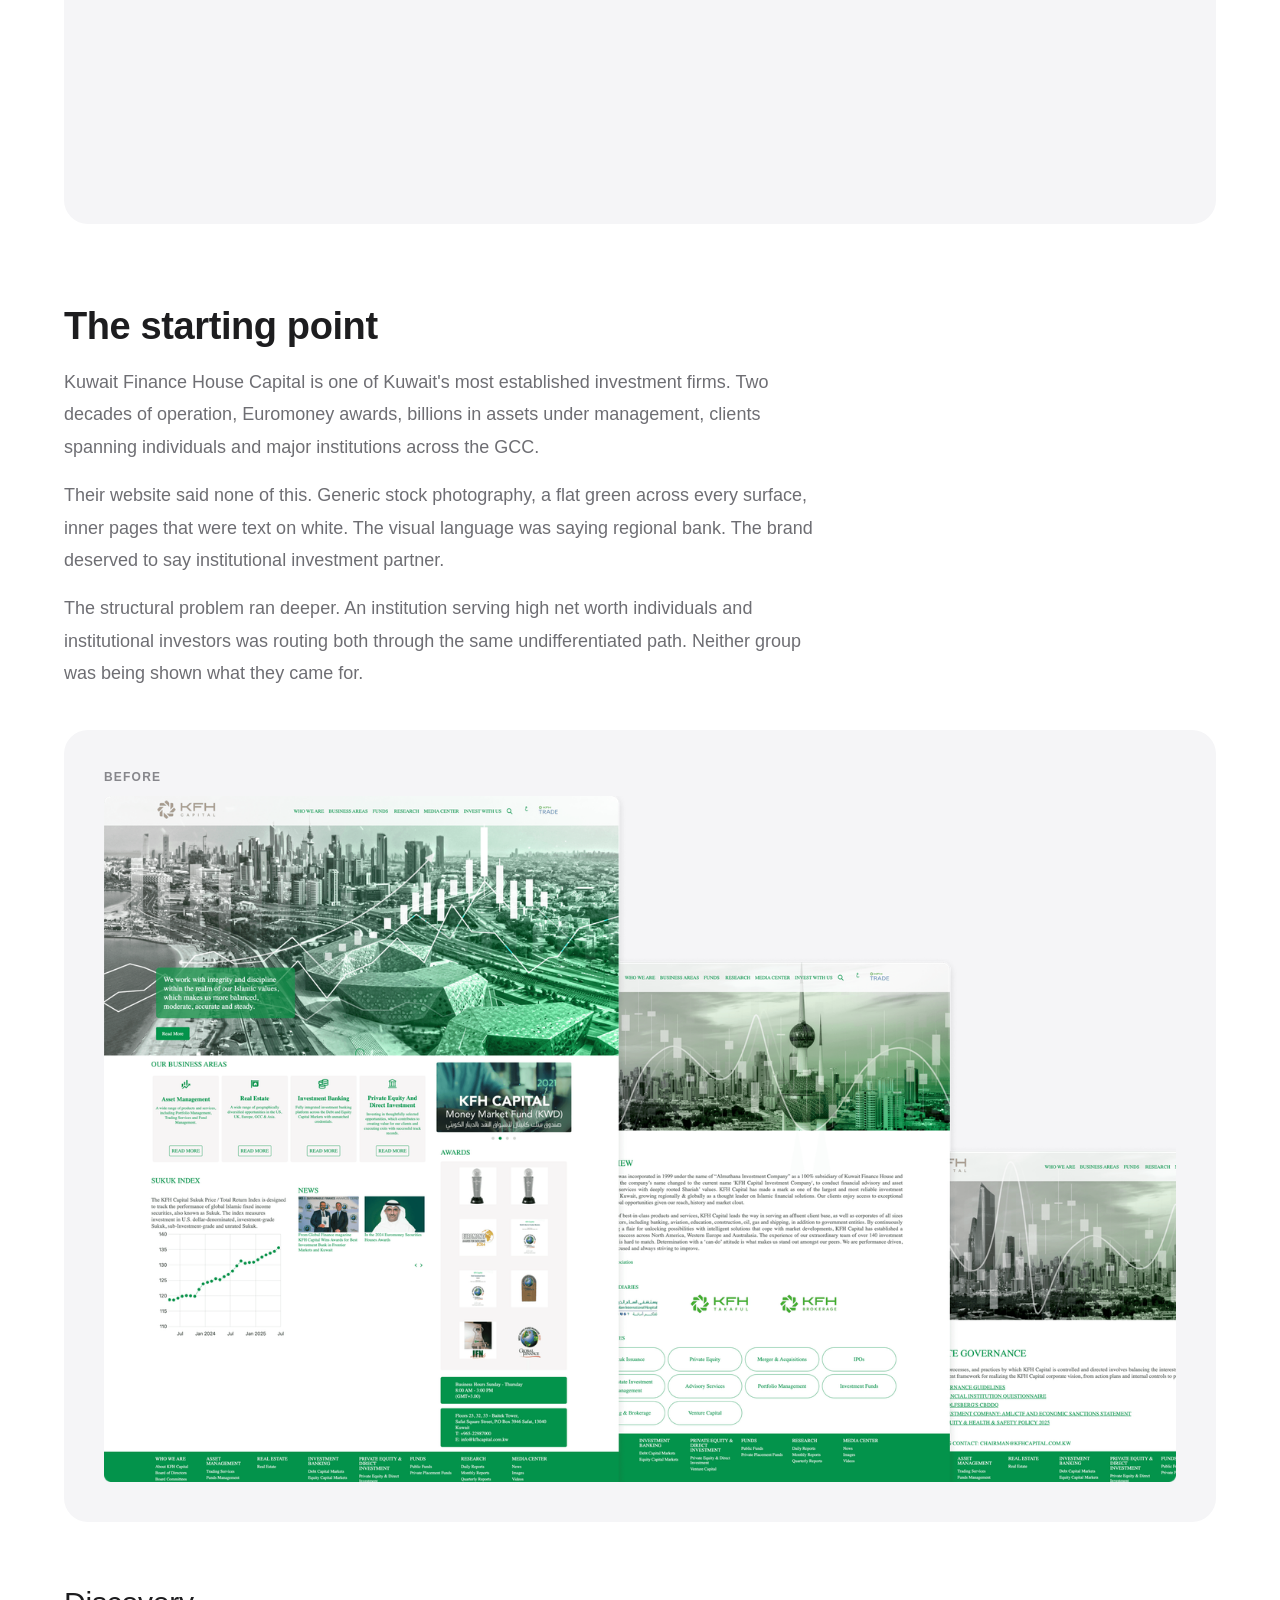
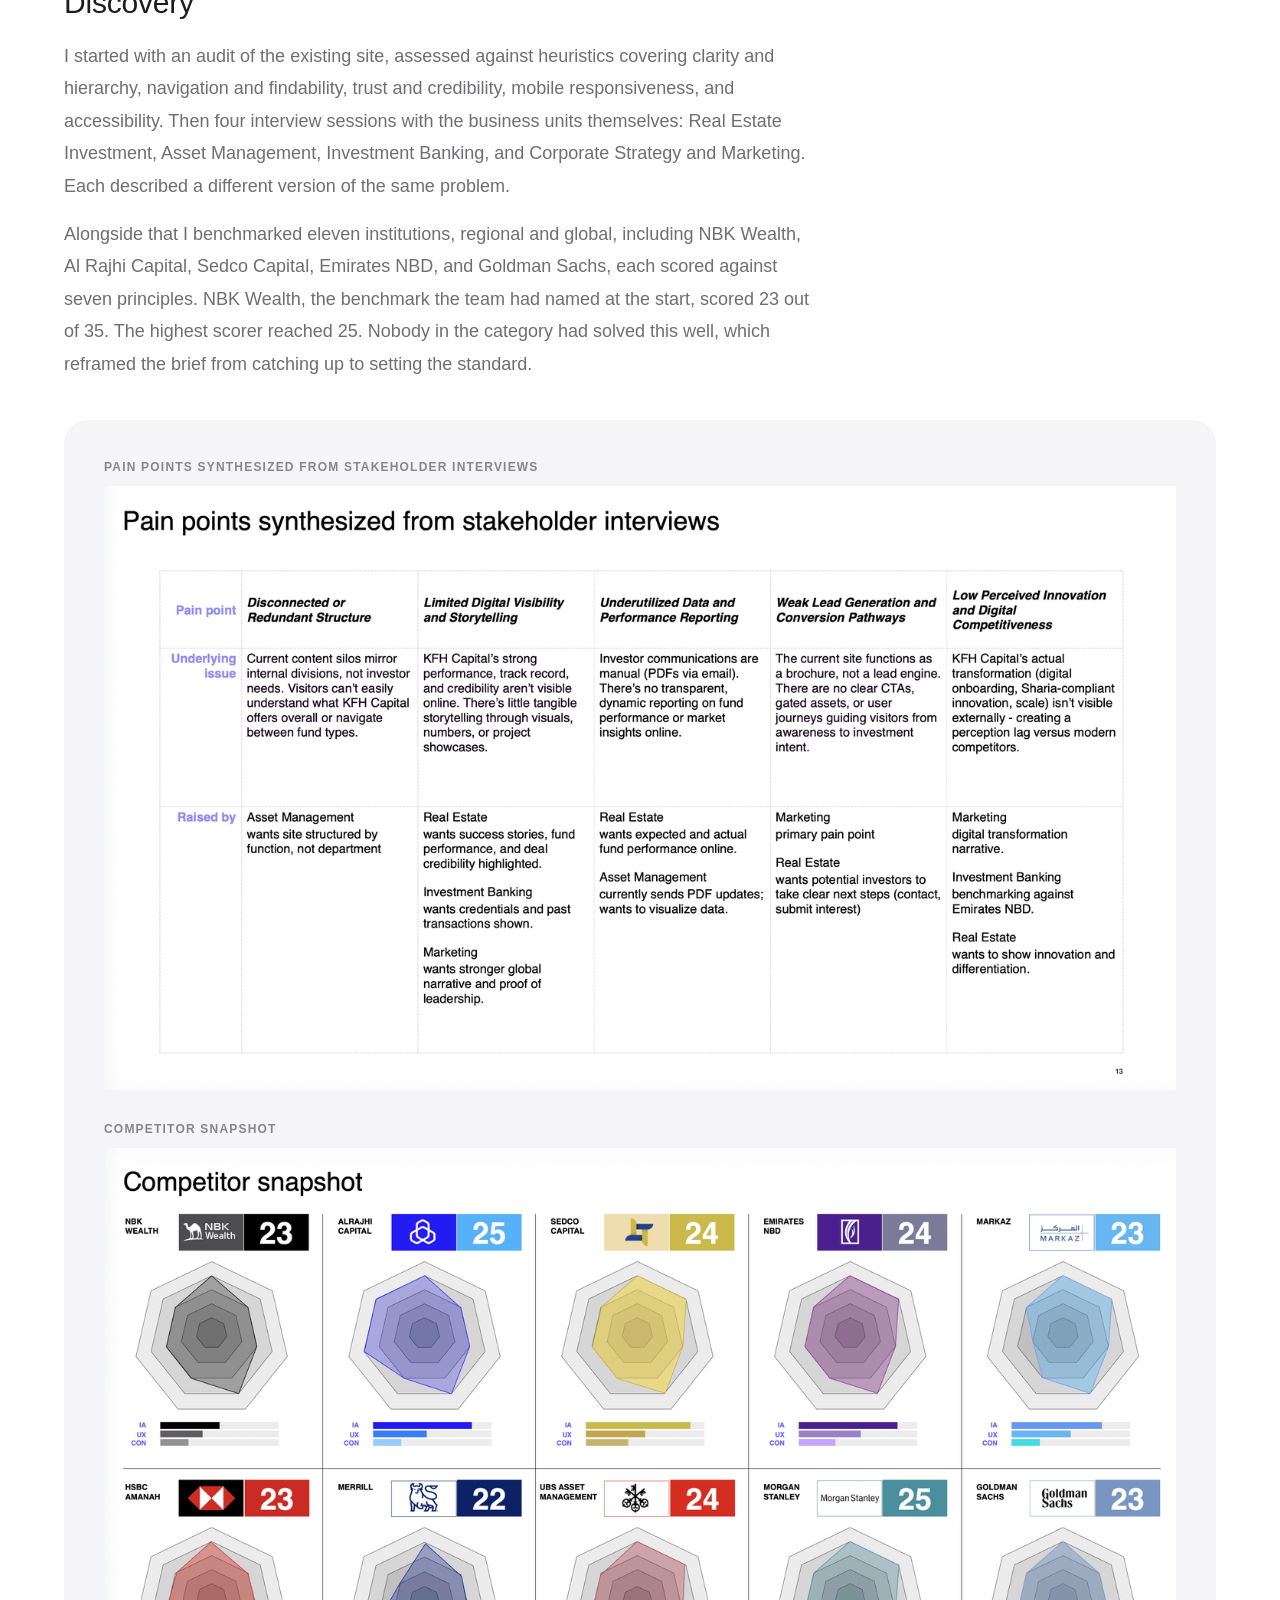
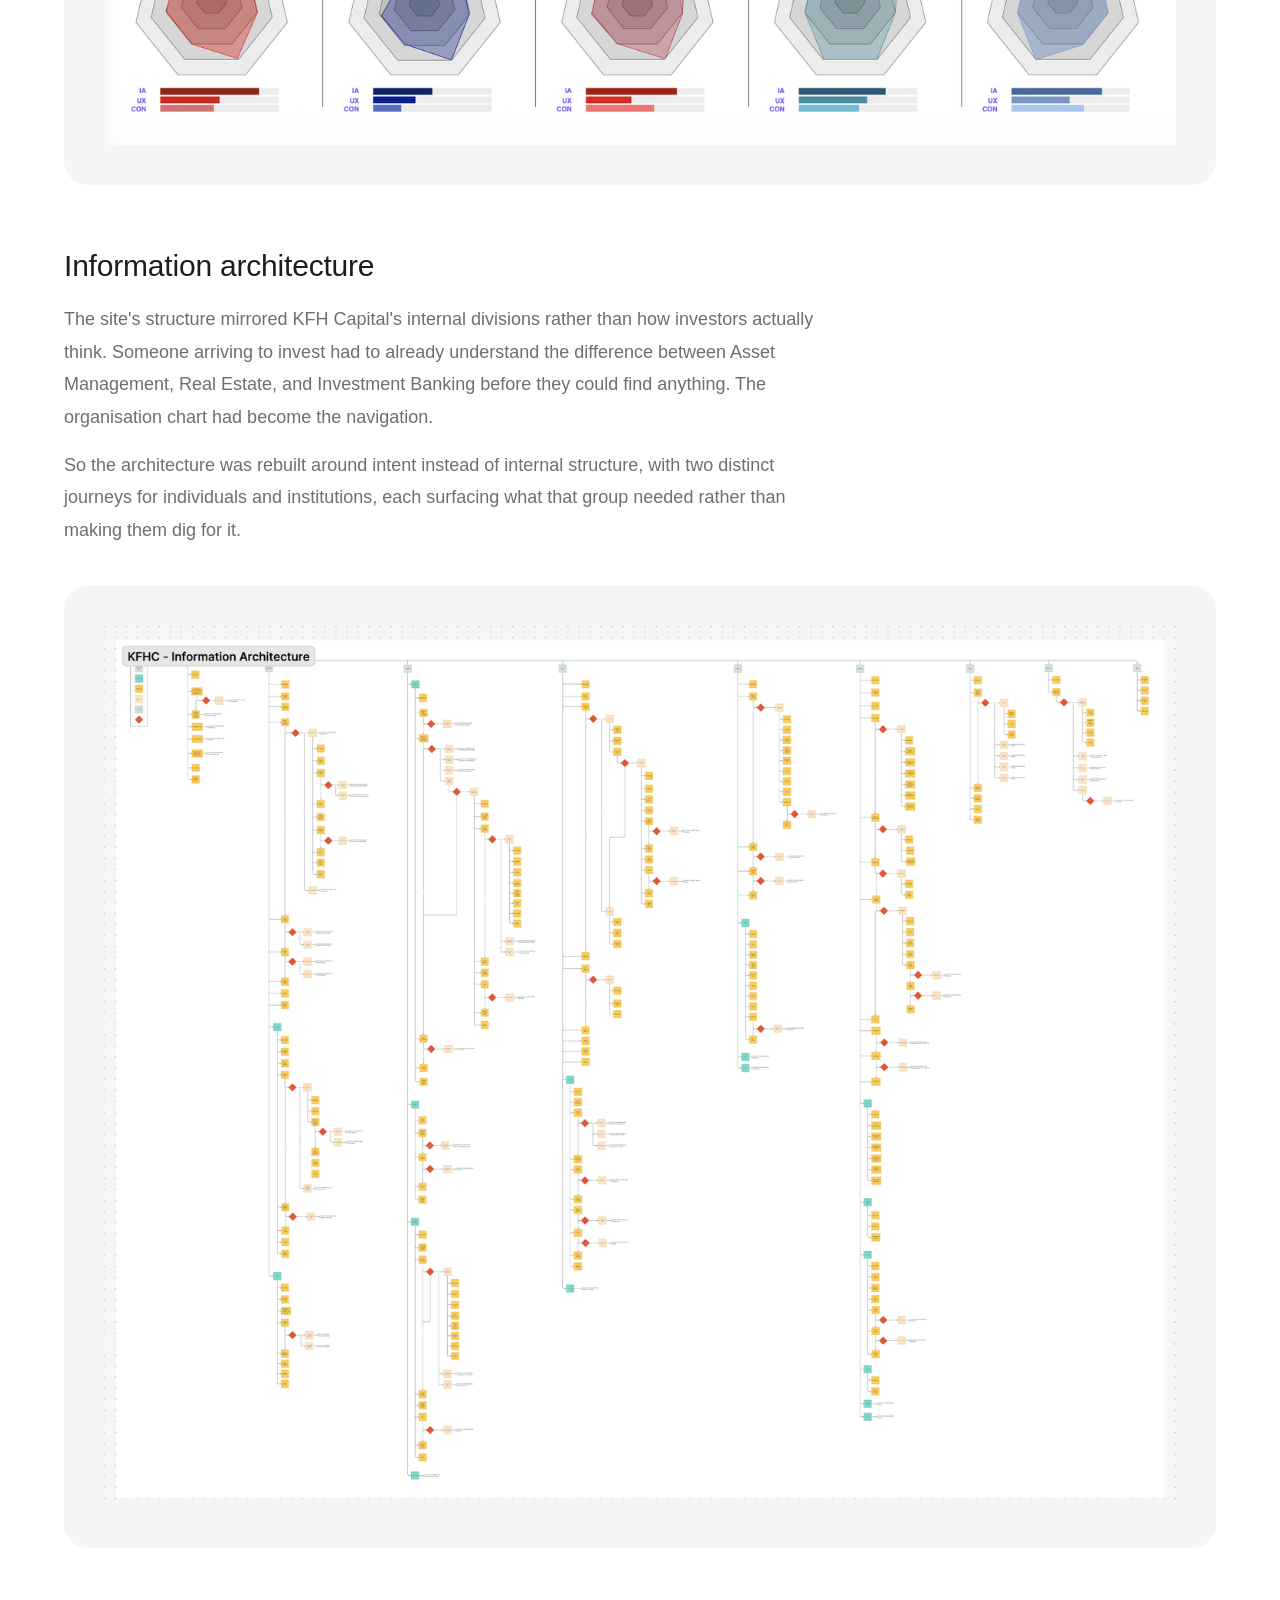
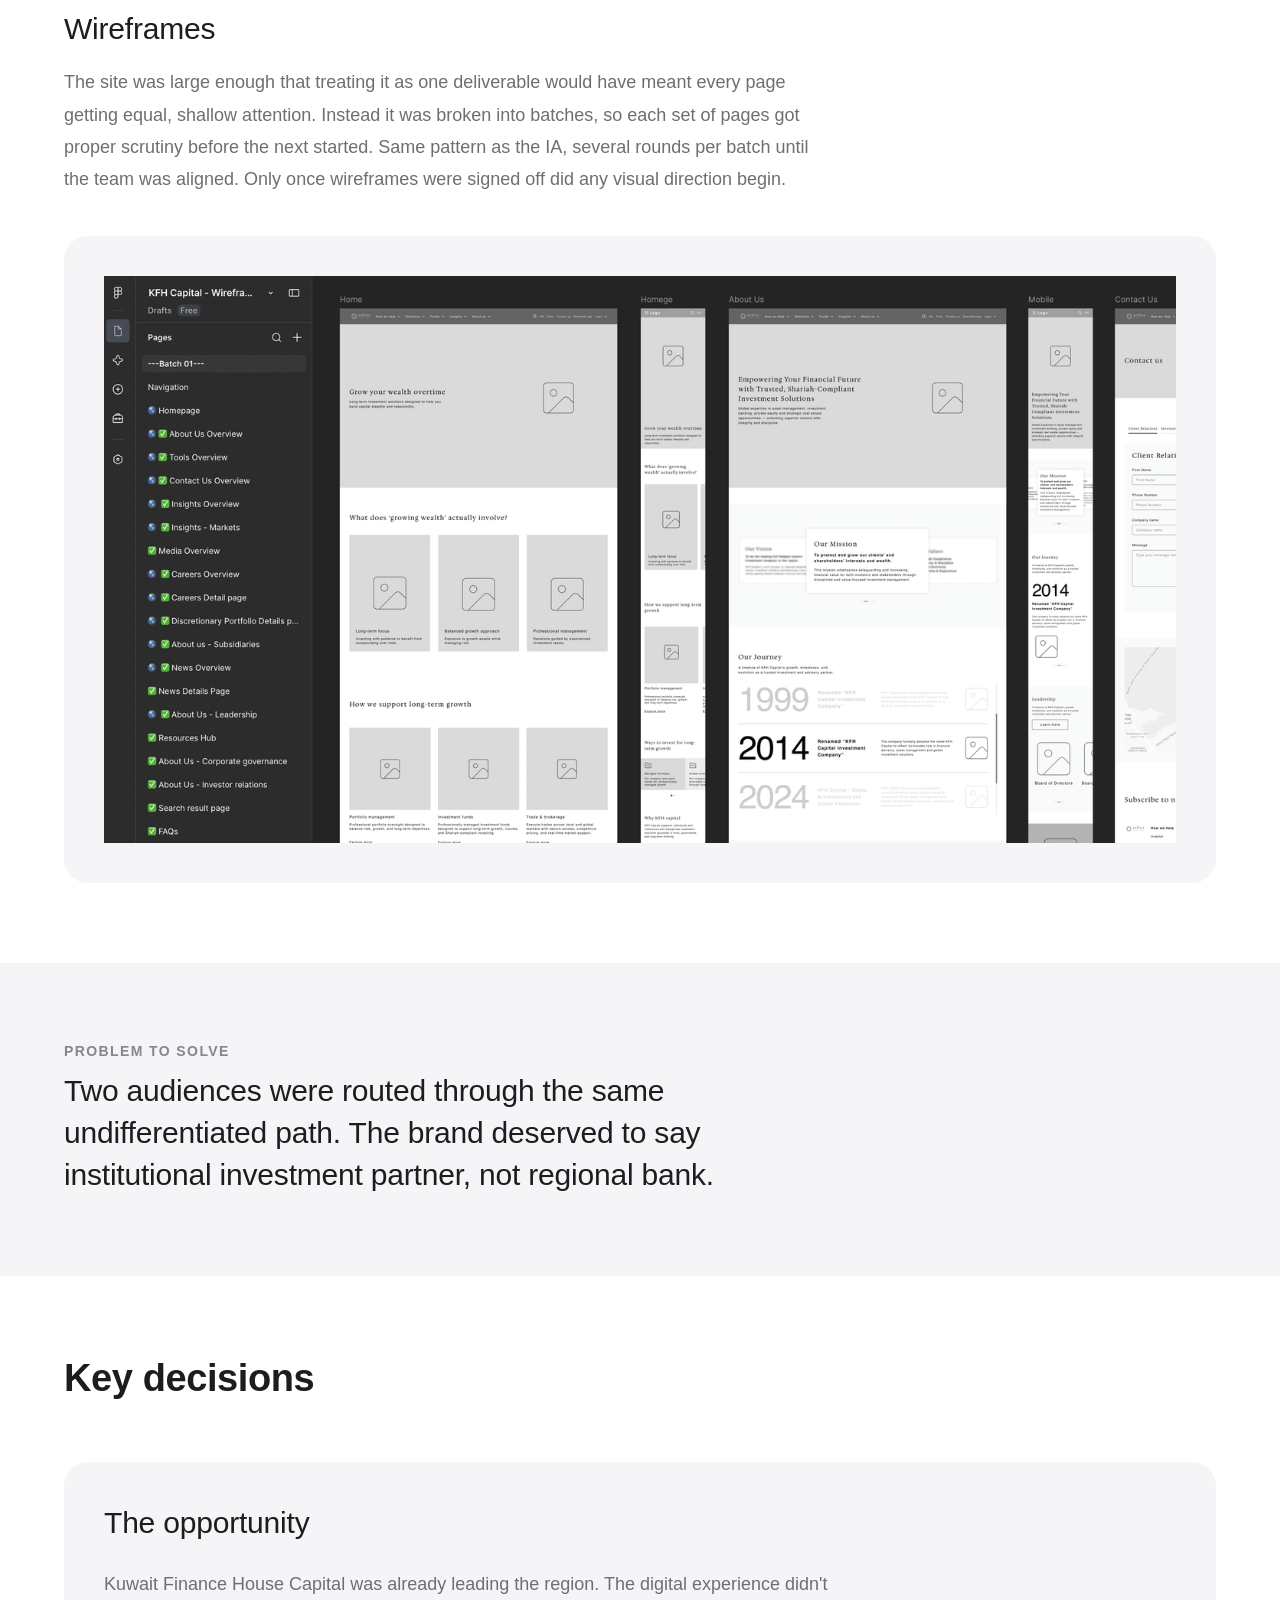
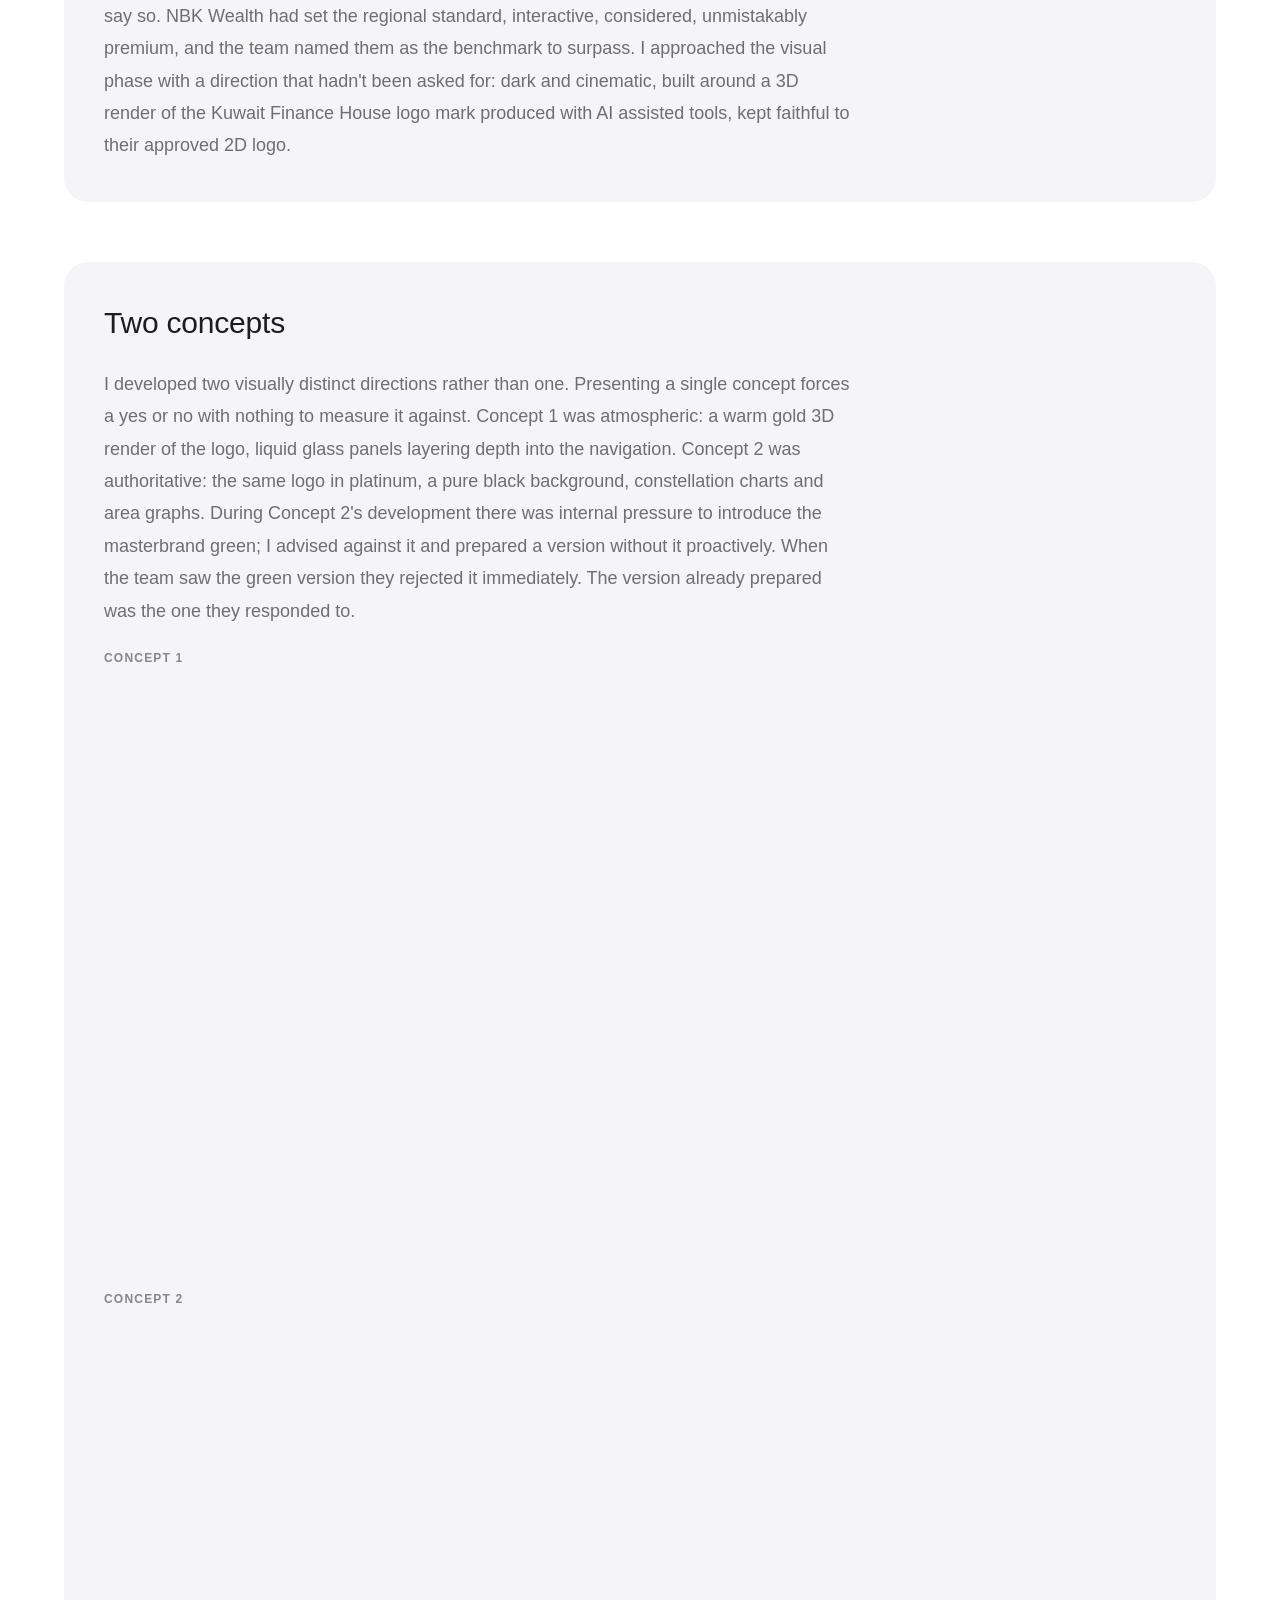
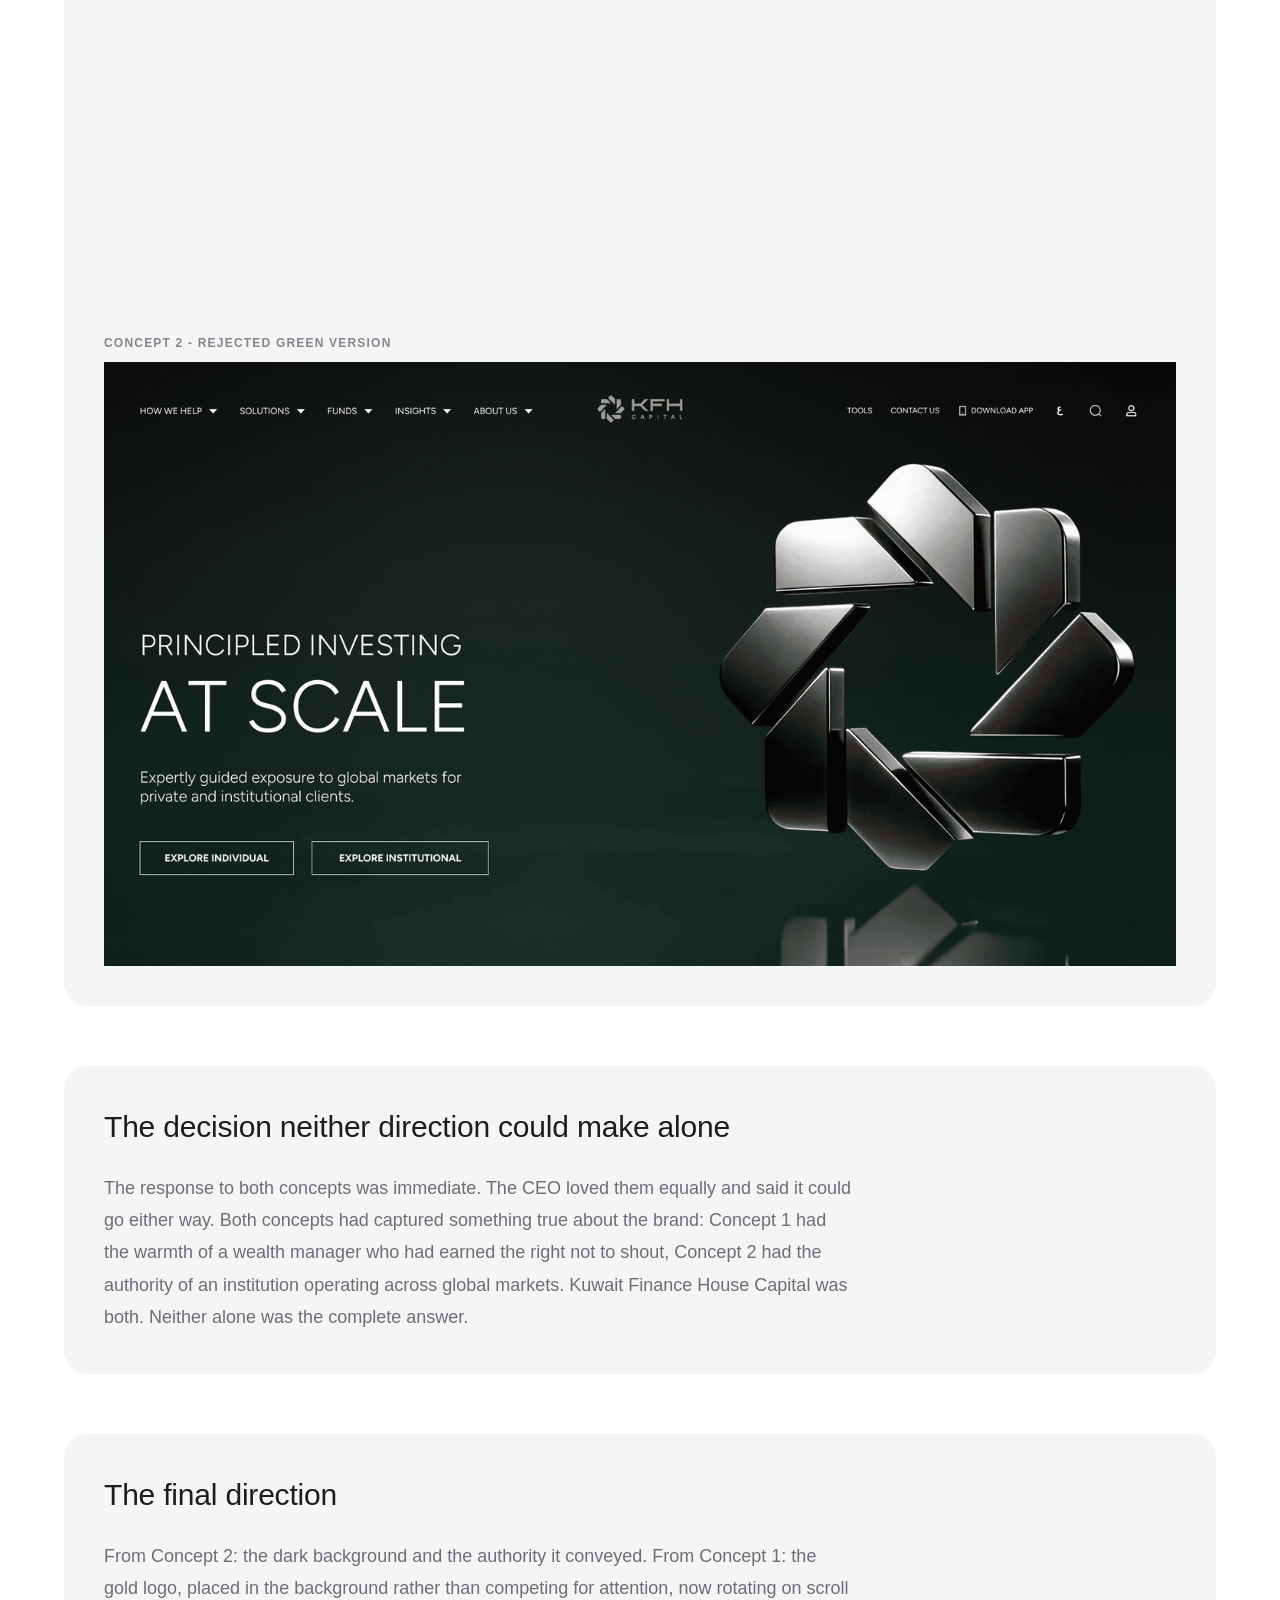
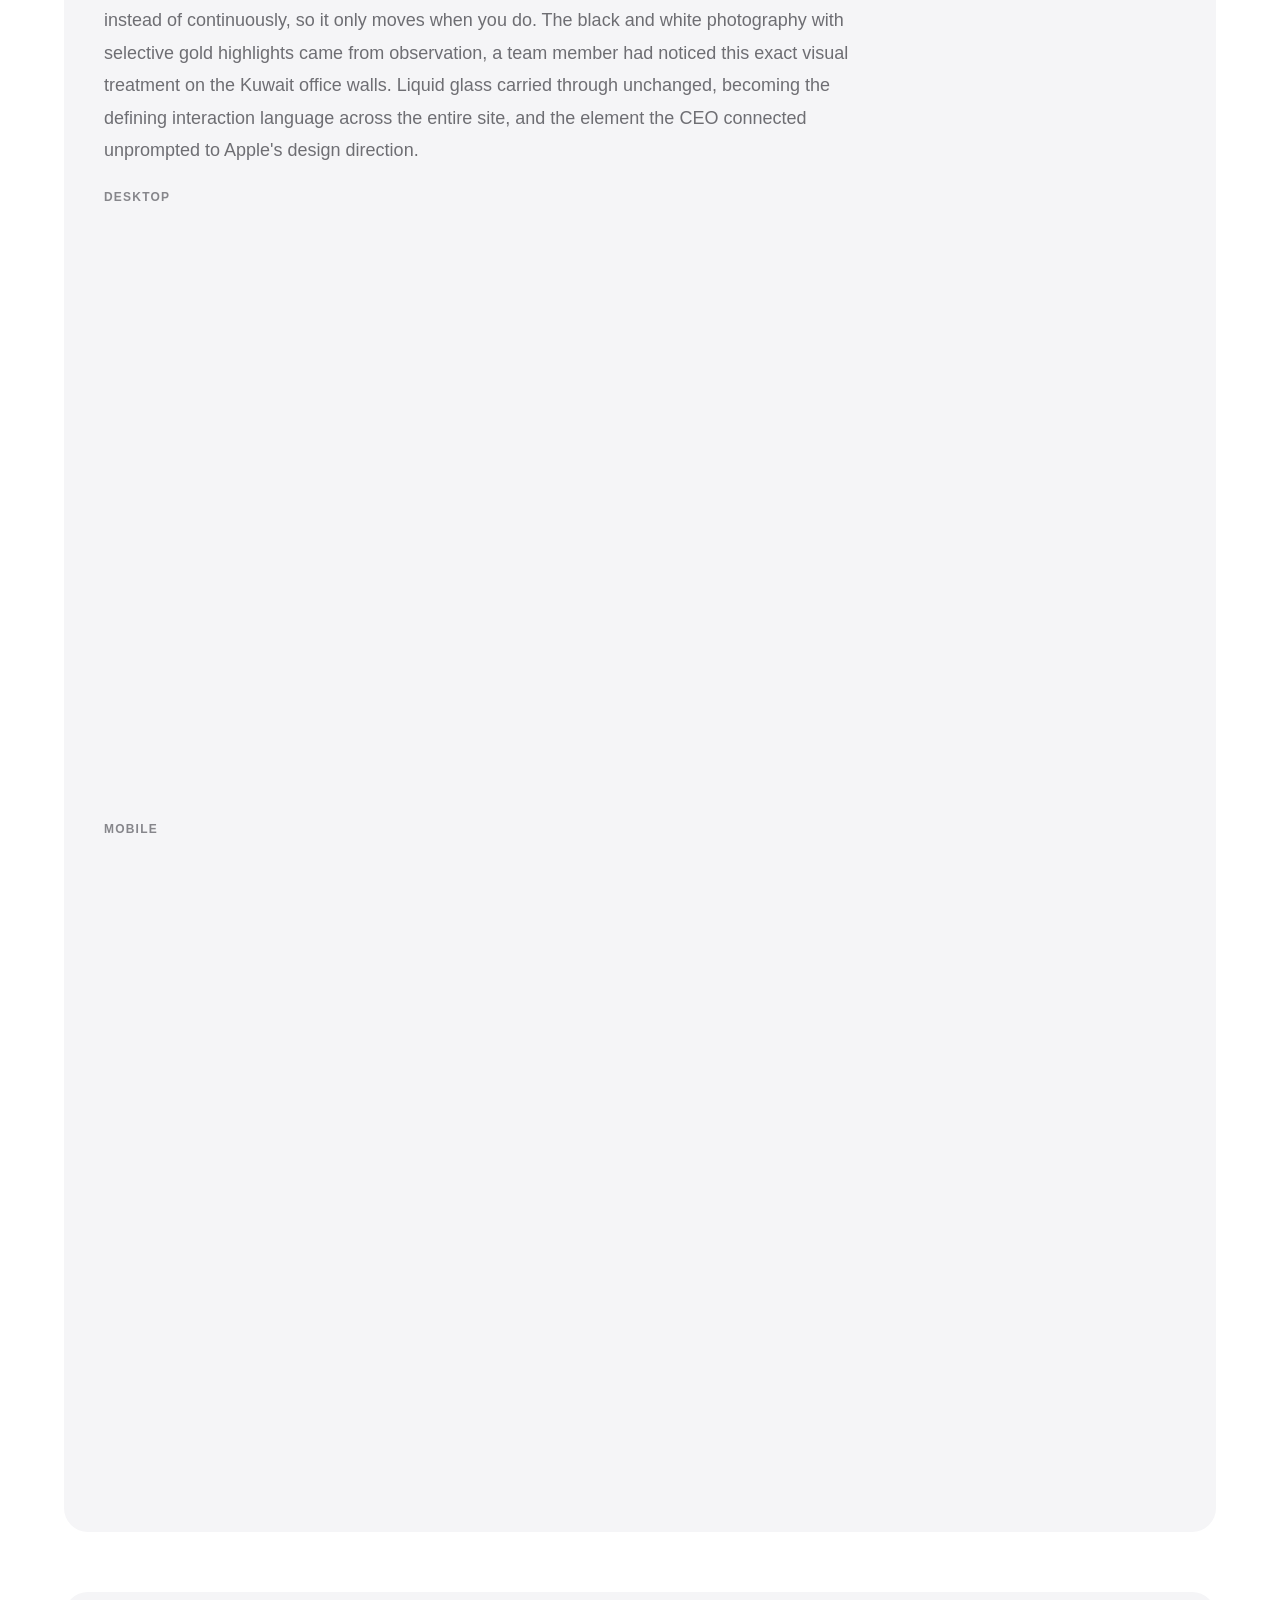
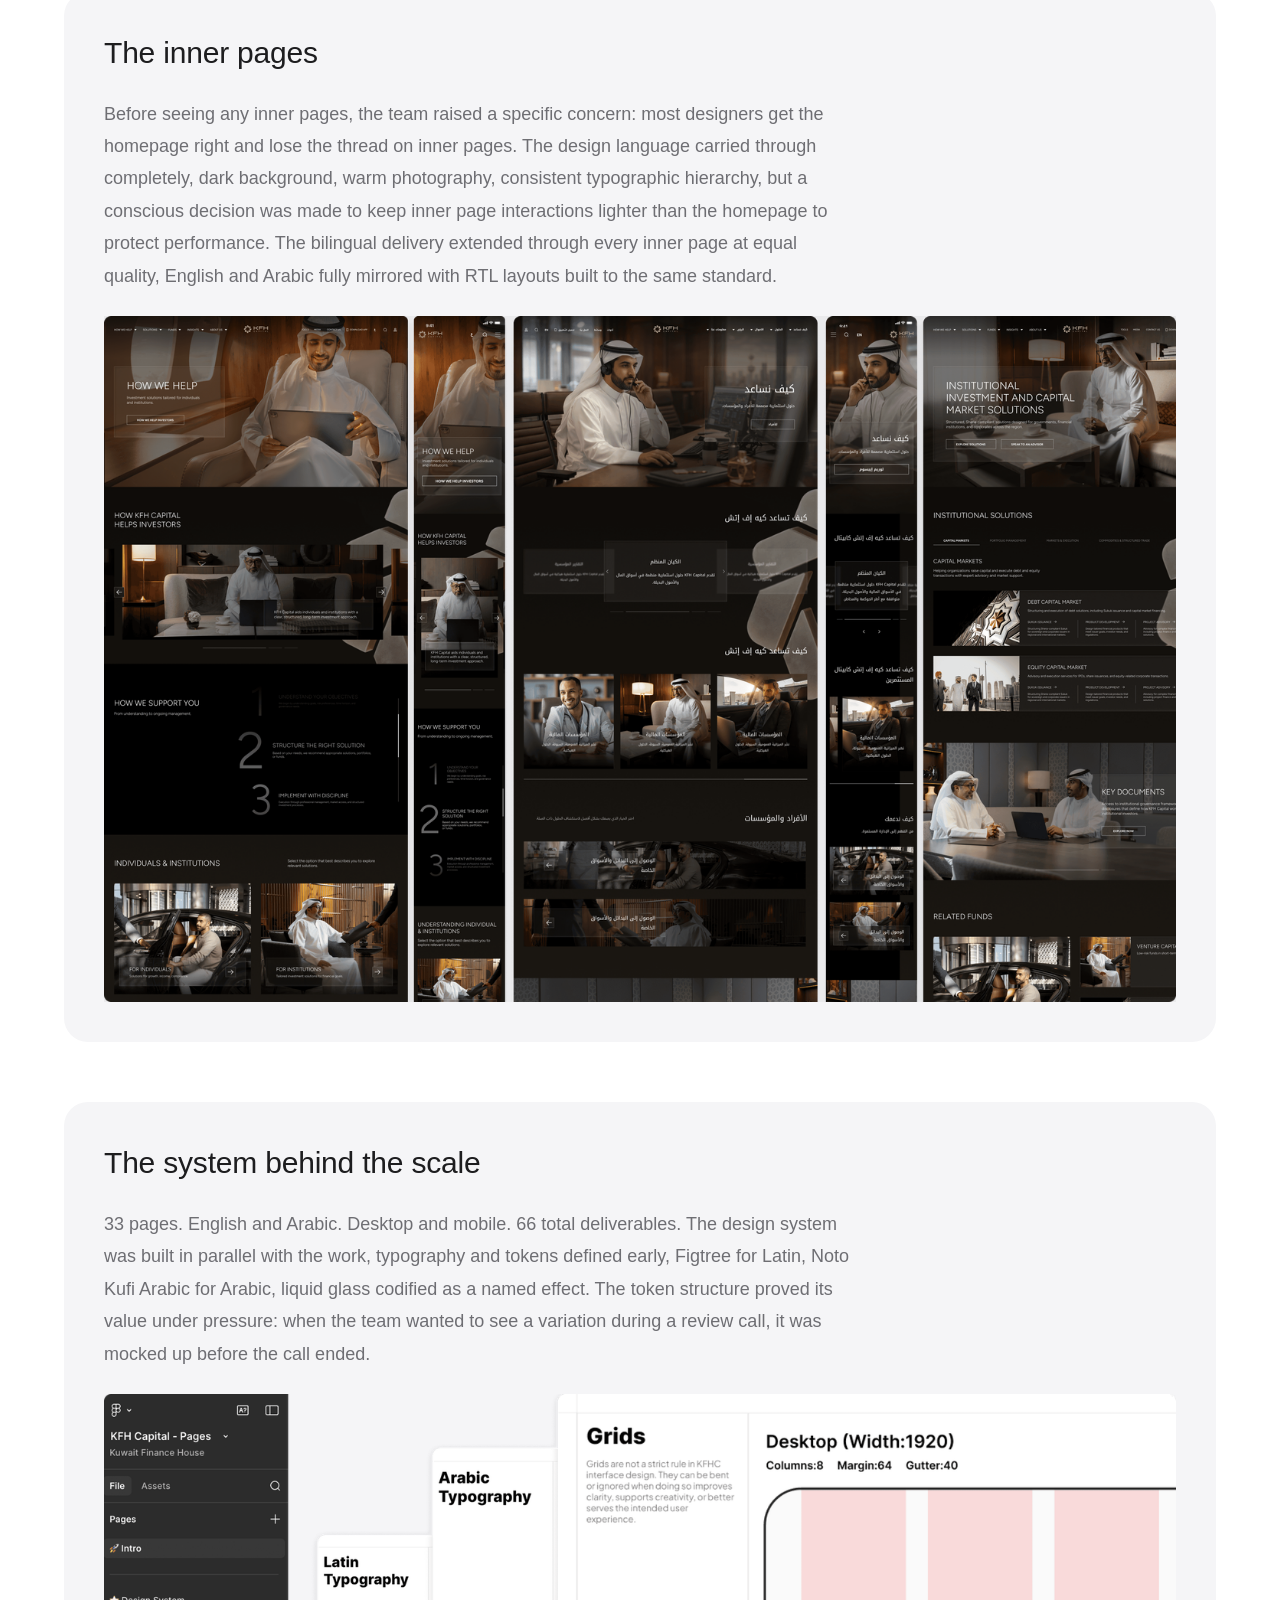
<file: kfh.html>
<!DOCTYPE html>
<html lang="en">
<head>
<meta charset="utf-8">
<meta name="viewport" content="width=device-width, initial-scale=1">
<title>Repositioning KFH Capital as an Institutional Leader | Hasan Nawaz</title>
<meta name="description" content="Kuwait Finance House Capital's site read as a generic financial template. A rebuilt information architecture and a dark, cinematic design system repositioned it as a regional benchmark.">
<link rel="canonical" href="https://hasannawaz.com/kfh.html">
<meta property="og:type" content="article">
<meta property="og:url" content="https://hasannawaz.com/kfh.html">
<meta property="og:title" content="Repositioning KFH Capital as an Institutional Leader | Hasan Nawaz">
<meta property="og:description" content="Kuwait Finance House Capital's site read as a generic financial template. A rebuilt information architecture and a dark, cinematic design system repositioned it as a regional benchmark.">
<meta property="og:image" content="https://hasannawaz.com/assets/img/poster-kfh.webp">
<meta name="twitter:card" content="summary_large_image">
<meta name="twitter:title" content="Repositioning KFH Capital as an Institutional Leader | Hasan Nawaz">
<meta name="twitter:description" content="Kuwait Finance House Capital's site read as a generic financial template. A rebuilt information architecture and a dark, cinematic design system repositioned it as a regional benchmark.">
<meta name="twitter:image" content="https://hasannawaz.com/assets/img/poster-kfh.webp">
<link rel="icon" type="image/webp" href="assets/img/favicon.webp">
<link rel="apple-touch-icon" href="assets/img/apple-touch-icon.png">
<link rel="preconnect" href="https://fonts.googleapis.com">
<link rel="preconnect" href="https://fonts.gstatic.com" crossorigin>
<link href="https://fonts.googleapis.com/css2?family=Material+Symbols+Rounded:opsz,wght,FILL,GRAD@20..48,100..700,0..1,-50..200&display=block" rel="stylesheet">
<link rel="stylesheet" href="css/style.css">
</head>
<body class="cs-page">

<!-- ============ NAV ============ -->
<header class="nav" id="nav">
  <div class="nav__inner">
    <a class="logo" href="index.html">
      <span class="logo__wordmark">Hasan<br>Nawaz</span>
    </a>
    <nav class="nav__links" aria-label="Primary">
      <a href="index.html" class="nav__home-link">Home</a>
      <a href="index.html#casestudies">Case Studies</a>
      <a href="about.html">About</a>
      <a href="index.html#testimonials">Testimonials</a>
      <a href="https://drive.google.com/file/d/1DaOdA3P_wK8-W2BRthta7aoy5WwOSw5g/view?usp=sharing" target="_blank" rel="noopener">Resume</a>
    </nav>
    <button class="nav__burger" id="burger" aria-label="Menu" aria-expanded="false">
      <span></span><span></span>
    </button>
  </div>
</header>

<main class="cs">

  <!-- ============ HERO ============ -->
  <section class="cs-hero">
    <div class="cs-shell">
      <div class="cs-hero__head">
        <span class="pill"><span class="ms" aria-hidden="true">work</span>KFH Capital Case Study</span>
        <h1 class="cs-hero__title">Repositioning KFH Capital as an institutional leader</h1>
      </div>
      <figure class="cs-hero__media cs-hero__media--compact">
        <img src="assets/img/poster-kfh.webp" alt="Kuwait Finance House Capital website">
      </figure>
    </div>
  </section>

  <!-- ============ OVERVIEW ============ -->
  <section class="cs-shell">
    <div class="cs-overview">
      <div class="cs-overview__main reveal">
        <h3 class="cs-h3">Overview</h3>
        <div class="cs-prose">
          <p class="cs-body">Kuwait Finance House Capital's existing website didn't reflect the institution behind it. A brand with decades of history, regional awards, and billions in assets under management was living inside a generic financial template.</p>
          <p class="cs-body">But the visual language was the surface problem. Underneath it, the site had no structure. Two very different audiences, individual investors and institutions, were being served the same undifferentiated content. There were no journeys, just pages.</p>
          <p class="cs-body">I led the work end to end, from research and information architecture through wireframing, visual direction, and a design system built in parallel, delivered in English and Arabic across desktop and mobile.</p>
        </div>
      </div>
      <div class="cs-overview__meta reveal">
        <div class="cs-metarow">
          <span class="cs-metarow__label">My Role</span>
          <span class="cs-metarow__value">Lead Designer</span>
        </div>
        <div class="cs-metarow">
          <span class="cs-metarow__label">Responsibilities</span>
          <span class="cs-metarow__value">User Research, Information Architecture, Experience Design, Design System</span>
        </div>
        <div class="cs-metarow">
          <span class="cs-metarow__label">Timeline</span>
          <span class="cs-metarow__value">Q1 2026</span>
        </div>
      </div>
    </div>
  </section>

  <!-- ============ OUTCOMES SNAPSHOT ============ -->
  <section class="cs-shell">
    <div class="cs-block reveal">
      <h3 class="cs-h3">Outcomes</h3>
      <div class="cs-statgrid cs-statgrid--text">
        <div class="cs-statcard">
          <span class="cs-statcard__num cs-statcard__num--text">Regional Benchmark</span>
          <span class="cs-statcard__label">Positioned internally as the category standard</span>
        </div>
        <div class="cs-statcard">
          <span class="cs-statcard__num cs-statcard__num--text">Board Presentation</span>
          <span class="cs-statcard__label">Requested by the CEO pre-launch</span>
        </div>
        <div class="cs-statcard">
          <span class="cs-statcard__num cs-statcard__num--text">Industry Submission</span>
          <span class="cs-statcard__label">Committed by leadership for regional and international recognition</span>
        </div>
      </div>
    </div>
  </section>

  <!-- ============ THE SOLUTION ============ -->
  <section class="cs-shell">
    <div class="cs-block">
      <div class="cs-titled-prose reveal">
        <h2 class="cs-h2">The solution</h2>
        <div class="cs-prose">
          <p class="cs-body">A look at the final design before we get into how it came together.</p>
        </div>
      </div>
      <div class="cs-figrow cs-figrow--stack reveal">
        <figure class="cs-fig">
          <span class="cs-fig__cap">Desktop</span>
          <div class="cs-video-embed" style="padding:53.45% 0 0 0;position:relative;">
            <iframe src="https://player.vimeo.com/video/1215948479?title=0&amp;byline=0&amp;portrait=0&amp;badge=0&amp;autopause=0&amp;player_id=0&amp;app_id=58479&amp;autoplay=1&amp;muted=1&amp;loop=1" frameborder="0" allow="autoplay; fullscreen; picture-in-picture; clipboard-write; encrypted-media; web-share" referrerpolicy="strict-origin-when-cross-origin" style="position:absolute;top:0;left:0;width:100%;height:100%;" title="kfhmain1" allowfullscreen></iframe>
          </div>
        </figure>
        <figure class="cs-fig">
          <span class="cs-fig__cap">Mobile</span>
          <div class="cs-video-embed" style="padding:75% 0 0 0;position:relative;">
            <iframe src="https://player.vimeo.com/video/1215966535?title=0&amp;byline=0&amp;portrait=0&amp;badge=0&amp;autopause=0&amp;player_id=0&amp;app_id=58479&amp;autoplay=1&amp;muted=1&amp;loop=1" frameborder="0" allow="autoplay; fullscreen; picture-in-picture; clipboard-write; encrypted-media; web-share" referrerpolicy="strict-origin-when-cross-origin" style="position:absolute;top:0;left:0;width:100%;height:100%;" title="kfhmain2" allowfullscreen></iframe>
          </div>
        </figure>
      </div>
    </div>
  </section>

  <!-- ============ THE CHALLENGE ============ -->
  <section class="cs-shell">
    <div class="cs-section">
      <div class="cs-block reveal">
        <div class="cs-titled-prose">
          <h2 class="cs-h2">The starting point</h2>
          <div class="cs-prose">
            <p class="cs-body">Kuwait Finance House Capital is one of Kuwait's most established investment firms. Two decades of operation, Euromoney awards, billions in assets under management, clients spanning individuals and major institutions across the GCC.</p>
            <p class="cs-body">Their website said none of this. Generic stock photography, a flat green across every surface, inner pages that were text on white. The visual language was saying regional bank. The brand deserved to say institutional investment partner.</p>
            <p class="cs-body">The structural problem ran deeper. An institution serving high net worth individuals and institutional investors was routing both through the same undifferentiated path. Neither group was being shown what they came for.</p>
          </div>
        </div>
        <div class="cs-figrow cs-figrow--stack">
          <figure class="cs-fig">
            <span class="cs-fig__cap">Before</span>
            <img src="assets/img/cs-kfh-starting-point.webp" alt="KFH Capital's original website">
          </figure>
        </div>
      </div>

      <div class="cs-block reveal">
        <div class="cs-titled-prose">
          <h3 class="cs-h3">Discovery</h3>
          <div class="cs-prose">
            <p class="cs-body">I started with an audit of the existing site, assessed against heuristics covering clarity and hierarchy, navigation and findability, trust and credibility, mobile responsiveness, and accessibility. Then four interview sessions with the business units themselves: Real Estate Investment, Asset Management, Investment Banking, and Corporate Strategy and Marketing. Each described a different version of the same problem.</p>
            <p class="cs-body">Alongside that I benchmarked eleven institutions, regional and global, including NBK Wealth, Al Rajhi Capital, Sedco Capital, Emirates NBD, and Goldman Sachs, each scored against seven principles. NBK Wealth, the benchmark the team had named at the start, scored 23 out of 35. The highest scorer reached 25. Nobody in the category had solved this well, which reframed the brief from catching up to setting the standard.</p>
          </div>
        </div>
        <div class="cs-figrow cs-figrow--stack">
          <figure class="cs-fig">
            <span class="cs-fig__cap">Pain points synthesized from stakeholder interviews</span>
            <img src="assets/img/cs-kfh-painpoints.webp" alt="Pain points synthesized from stakeholder interviews">
          </figure>
          <figure class="cs-fig">
            <span class="cs-fig__cap">Competitor snapshot</span>
            <img src="assets/img/cs-kfh-benchmark.webp" alt="Competitor benchmark scoring eleven institutions">
          </figure>
        </div>
      </div>

      <div class="cs-block reveal">
        <div class="cs-titled-prose">
          <h3 class="cs-h3">Information architecture</h3>
          <div class="cs-prose">
            <p class="cs-body">The site's structure mirrored KFH Capital's internal divisions rather than how investors actually think. Someone arriving to invest had to already understand the difference between Asset Management, Real Estate, and Investment Banking before they could find anything. The organisation chart had become the navigation.</p>
            <p class="cs-body">So the architecture was rebuilt around intent instead of internal structure, with two distinct journeys for individuals and institutions, each surfacing what that group needed rather than making them dig for it.</p>
          </div>
        </div>
        <div class="cs-figrow cs-figrow--stack">
          <figure class="cs-fig">
            <img src="assets/img/cs-kfh-ia.webp" alt="KFH Capital information architecture map">
          </figure>
        </div>
      </div>

      <div class="cs-block reveal">
        <div class="cs-titled-prose">
          <h3 class="cs-h3">Wireframes</h3>
          <div class="cs-prose">
            <p class="cs-body">The site was large enough that treating it as one deliverable would have meant every page getting equal, shallow attention. Instead it was broken into batches, so each set of pages got proper scrutiny before the next started. Same pattern as the IA, several rounds per batch until the team was aligned. Only once wireframes were signed off did any visual direction begin.</p>
          </div>
        </div>
        <div class="cs-figrow cs-figrow--stack">
          <figure class="cs-fig">
            <img src="assets/img/cs-kfh-wireframes.webp" alt="KFH Capital wireframes across desktop and mobile">
          </figure>
        </div>
      </div>
    </div>
  </section>

  <!-- ============ CALLOUT ============ -->
  <section class="cs-callout reveal">
    <div class="cs-callout__inner">
      <span class="cs-callout__eyebrow">Problem To Solve</span>
      <h3 class="cs-callout__title">Two audiences were routed through the same undifferentiated path. The brand deserved to say institutional investment partner, not regional bank.</h3>
    </div>
  </section>

  <!-- ============ KEY DECISIONS ============ -->
  <section class="cs-shell">
    <div class="cs-section">
      <div class="cs-head reveal">
        <h2 class="cs-h2">Key decisions</h2>
      </div>

      <div class="cs-decision reveal">
        <h3 class="cs-h3">The opportunity</h3>
        <p class="cs-body">Kuwait Finance House Capital was already leading the region. The digital experience didn't say so. NBK Wealth had set the regional standard, interactive, considered, unmistakably premium, and the team named them as the benchmark to surpass. I approached the visual phase with a direction that hadn't been asked for: dark and cinematic, built around a 3D render of the Kuwait Finance House logo mark produced with AI assisted tools, kept faithful to their approved 2D logo.</p>
      </div>

      <div class="cs-decision reveal">
        <h3 class="cs-h3">Two concepts</h3>
        <p class="cs-body">I developed two visually distinct directions rather than one. Presenting a single concept forces a yes or no with nothing to measure it against. Concept 1 was atmospheric: a warm gold 3D render of the logo, liquid glass panels layering depth into the navigation. Concept 2 was authoritative: the same logo in platinum, a pure black background, constellation charts and area graphs. During Concept 2's development there was internal pressure to introduce the masterbrand green; I advised against it and prepared a version without it proactively. When the team saw the green version they rejected it immediately. The version already prepared was the one they responded to.</p>
        <figure class="cs-fig">
          <span class="cs-fig__cap">Concept 1</span>
          <div class="cs-video-embed reveal" style="padding:55.14% 0 0 0;position:relative;">
            <iframe src="https://player.vimeo.com/video/1215952102?title=0&amp;byline=0&amp;portrait=0&amp;badge=0&amp;autopause=0&amp;player_id=0&amp;app_id=58479&amp;autoplay=1&amp;muted=1&amp;loop=1" frameborder="0" allow="autoplay; fullscreen; picture-in-picture; clipboard-write; encrypted-media; web-share" referrerpolicy="strict-origin-when-cross-origin" style="position:absolute;top:0;left:0;width:100%;height:100%;" title="kfhc1" allowfullscreen></iframe>
          </div>
        </figure>
        <figure class="cs-fig">
          <span class="cs-fig__cap">Concept 2</span>
          <div class="cs-video-embed reveal" style="padding:55.32% 0 0 0;position:relative;">
            <iframe src="https://player.vimeo.com/video/1215952206?title=0&amp;byline=0&amp;portrait=0&amp;badge=0&amp;autopause=0&amp;player_id=0&amp;app_id=58479&amp;autoplay=1&amp;muted=1&amp;loop=1" frameborder="0" allow="autoplay; fullscreen; picture-in-picture; clipboard-write; encrypted-media; web-share" referrerpolicy="strict-origin-when-cross-origin" style="position:absolute;top:0;left:0;width:100%;height:100%;" title="kfhc2" allowfullscreen></iframe>
          </div>
        </figure>
        <div class="cs-figrow cs-figrow--stack">
          <figure class="cs-fig">
            <span class="cs-fig__cap">Concept 2 - rejected green version</span>
            <img src="assets/img/cs-kfh-concept.webp" alt="Concept 2: rejected masterbrand-green direction">
          </figure>
        </div>
      </div>

      <div class="cs-decision reveal">
        <h3 class="cs-h3">The decision neither direction could make alone</h3>
        <p class="cs-body">The response to both concepts was immediate. The CEO loved them equally and said it could go either way. Both concepts had captured something true about the brand: Concept 1 had the warmth of a wealth manager who had earned the right not to shout, Concept 2 had the authority of an institution operating across global markets. Kuwait Finance House Capital was both. Neither alone was the complete answer.</p>
      </div>

      <div class="cs-decision reveal">
        <h3 class="cs-h3">The final direction</h3>
        <p class="cs-body">From Concept 2: the dark background and the authority it conveyed. From Concept 1: the gold logo, placed in the background rather than competing for attention, now rotating on scroll instead of continuously, so it only moves when you do. The black and white photography with selective gold highlights came from observation, a team member had noticed this exact visual treatment on the Kuwait office walls. Liquid glass carried through unchanged, becoming the defining interaction language across the entire site, and the element the CEO connected unprompted to Apple's design direction.</p>
        <div class="cs-figrow cs-figrow--stack">
          <figure class="cs-fig">
            <span class="cs-fig__cap">Desktop</span>
            <div class="cs-video-embed" style="padding:53.45% 0 0 0;position:relative;">
              <iframe src="https://player.vimeo.com/video/1215948479?title=0&amp;byline=0&amp;portrait=0&amp;badge=0&amp;autopause=0&amp;player_id=0&amp;app_id=58479&amp;autoplay=1&amp;muted=1&amp;loop=1" frameborder="0" allow="autoplay; fullscreen; picture-in-picture; clipboard-write; encrypted-media; web-share" referrerpolicy="strict-origin-when-cross-origin" style="position:absolute;top:0;left:0;width:100%;height:100%;" title="kfhmain1" allowfullscreen></iframe>
            </div>
          </figure>
          <figure class="cs-fig">
            <span class="cs-fig__cap">Mobile</span>
            <div class="cs-video-embed" style="padding:60.03% 0 0 0;position:relative;">
              <iframe src="https://player.vimeo.com/video/1215966535?title=0&amp;byline=0&amp;portrait=0&amp;badge=0&amp;autopause=0&amp;player_id=0&amp;app_id=58479&amp;autoplay=1&amp;muted=1&amp;loop=1" frameborder="0" allow="autoplay; fullscreen; picture-in-picture; clipboard-write; encrypted-media; web-share" referrerpolicy="strict-origin-when-cross-origin" style="position:absolute;top:0;left:0;width:100%;height:100%;" title="kfhmain2" allowfullscreen></iframe>
            </div>
          </figure>
        </div>
      </div>

      <div class="cs-decision reveal">
        <h3 class="cs-h3">The inner pages</h3>
        <p class="cs-body">Before seeing any inner pages, the team raised a specific concern: most designers get the homepage right and lose the thread on inner pages. The design language carried through completely, dark background, warm photography, consistent typographic hierarchy, but a conscious decision was made to keep inner page interactions lighter than the homepage to protect performance. The bilingual delivery extended through every inner page at equal quality, English and Arabic fully mirrored with RTL layouts built to the same standard.</p>
        <div class="cs-figrow cs-figrow--stack">
          <figure class="cs-fig">
            <img src="assets/img/cs-kfh-innerpages.webp" alt="KFH Capital inner pages across desktop and mobile, English and Arabic">
          </figure>
        </div>
      </div>

      <div class="cs-decision reveal">
        <h3 class="cs-h3">The system behind the scale</h3>
        <p class="cs-body">33 pages. English and Arabic. Desktop and mobile. 66 total deliverables. The design system was built in parallel with the work, typography and tokens defined early, Figtree for Latin, Noto Kufi Arabic for Arabic, liquid glass codified as a named effect. The token structure proved its value under pressure: when the team wanted to see a variation during a review call, it was mocked up before the call ended.</p>
        <div class="cs-figrow cs-figrow--stack">
          <figure class="cs-fig">
            <img src="assets/img/cs-kfh-system.webp" alt="KFH Capital Figma design system file structure">
          </figure>
        </div>
      </div>
    </div>
  </section>

  <!-- ============ VALIDATION ============ -->
  <section class="cs-shell">
    <div class="cs-titled-prose reveal">
      <h2 class="cs-h2">Validation</h2>
      <div class="cs-prose">
        <p class="cs-body">Testing ran with both internal team members and the same curated group of individual and institutional users who had taken part in research, so the people validating the work were the people it had been built around. Sessions were run in batches, matching how the design had been produced, each participant given a journey to complete and a goal to reach, then observed rather than asked. Insights from each batch fed back into that batch's designs, and forward into the ones still being built. By the later stages the same class of friction wasn't resurfacing, because it had already been designed out upstream.</p>
      </div>
    </div>
  </section>

  <!-- ============ IMPACT ============ -->
  <section class="cs-impact reveal">
    <div class="cs-impact__inner">
      <div class="cs-titled-prose">
        <h2 class="cs-h2">Outcomes</h2>
        <div class="cs-prose">
          <p class="cs-body">Before launch, the CEO requested a board presentation, positioning the work as a reference point for what was possible across other divisions, expanding its scope beyond the original brief.</p>
          <p class="cs-body">Leadership has also committed to submitting the work for regional and international industry recognition, and the platform has been positioned internally as the benchmark for the region's wealth management category, a signal of institutional confidence in the outcome, not just a design quality metric.</p>
        </div>
      </div>
      <div class="cs-statgrid cs-statgrid--text">
        <div class="cs-statcard">
          <span class="cs-statcard__num cs-statcard__num--text">Regional Benchmark</span>
          <span class="cs-statcard__label">Positioned internally as the category standard</span>
        </div>
        <div class="cs-statcard">
          <span class="cs-statcard__num cs-statcard__num--text">Board Presentation</span>
          <span class="cs-statcard__label">Requested by the CEO pre-launch</span>
        </div>
        <div class="cs-statcard">
          <span class="cs-statcard__num cs-statcard__num--text">Industry Submission</span>
          <span class="cs-statcard__label">Committed by leadership for regional and international recognition</span>
        </div>
      </div>
    </div>
  </section>

  <!-- ============ TRADEOFFS ============ -->
  <section class="cs-shell">
    <div class="cs-section">
      <div class="cs-titled-prose reveal">
        <h3 class="cs-h3">Tradeoffs</h3>
        <div class="cs-prose">
          <p class="cs-body">The homepage was built to be motion forward but interactions were dialed back significantly on inner pages. Fast and reliable on content heavy pages matters more than visual spectacle. Concept 1 had the logo rotating continuously, which felt atmospheric but distracting; Concept 2's scroll responsive approach was the right call, the brand moves when you engage with it rather than performing regardless of what the user is doing. Building the design system in parallel rather than after created short term friction but meant consistency across 66 deliverables was structural.</p>
        </div>
      </div>
    </div>
  </section>

  <!-- ============ KEY LEARNINGS ============ -->
  <section class="cs-shell">
    <div class="cs-learnings reveal">
      <h3 class="cs-h3">Key learnings</h3>
      <div class="cs-learnings__grid">
        <div class="cs-lesson">
          <span class="ms cs-lesson__icon" aria-hidden="true">account_tree</span>
          <p>The structural problem was the real problem. Fixing the architecture first meant the visual work had something to sit on.</p>
        </div>
        <div class="cs-lesson">
          <span class="ms cs-lesson__icon" aria-hidden="true">compare</span>
          <p>Two strong concepts don't create indecision, they create clarity, producing a synthesis neither direction could have reached alone.</p>
        </div>
        <div class="cs-lesson">
          <span class="ms cs-lesson__icon" aria-hidden="true">inventory_2</span>
          <p>Preparing is sometimes better than arguing. Having the right alternative ready meant no follow-up round was needed.</p>
        </div>
        <div class="cs-lesson">
          <span class="ms cs-lesson__icon" aria-hidden="true">token</span>
          <p>A design system built in parallel pays off in moments you can't plan for, like mocking up a live variation before a call ends.</p>
        </div>
      </div>
    </div>
  </section>

  <div class="cs-shell"><div class="cs-divider"></div></div>

  <!-- ============ NEXT CASE STUDY ============ -->
  <section class="cs-shell">
    <div class="cs-next">
      <div class="cs-head reveal">
        <span class="pill"><span class="ms" aria-hidden="true">work</span>Next Case Study</span>
      </div>
      <a class="case reveal" href="dxb.html">
        <div class="case__body">
          <div class="case__content">
            <h5 class="case__brand">Dubai Airports</h5>
            <div class="case__headline">
              <h3 class="case__title">Improving wayfinding at Dubai Airports</h3>
              <p class="case__desc">Restructured wayfinding for 7.9 million monthly travelers at one of the world's busiest airports.</p>
            </div>
            <div class="case__tags">
              <span class="tag">6 min read</span>
            </div>
          </div>
        </div>
        <figure class="case__media case__media--portrait">
          <img src="assets/img/poster-dxb.webp" alt="Dubai Airports wayfinding app">
        </figure>
      </a>
    </div>
  </section>

</main>

<!-- ============ FOOTER ============ -->
<footer class="footer">
  <div class="footer__top">
    <p class="footer__name">Hasan Nawaz</p>
    <p class="footer__role">Senior Product Designer</p>
    <nav class="footer__links" aria-label="Footer">
      <a href="index.html">Home</a>
      <a href="index.html#casestudies">Case Studies</a>
      <a href="about.html">About</a>
      <a href="index.html#testimonials">Testimonials</a>
      <a href="https://drive.google.com/file/d/1DaOdA3P_wK8-W2BRthta7aoy5WwOSw5g/view?usp=sharing" target="_blank" rel="noopener">Resume</a>
    </nav>
  </div>
  <div class="footer__rule"></div>
  <div class="footer__bottom">
    <p class="footer__copy">© 2026 – Hasan Nawaz</p>
    <div class="footer__social">
      <a href="mailto:hello@hasannawaz.com" class="js-copy-email" data-email="hello@hasannawaz.com" aria-label="Copy email address"><span class="ms" aria-hidden="true">mail</span></a>
      <a href="https://www.linkedin.com/in/hnk001/" target="_blank" rel="noopener" aria-label="LinkedIn">
        <span class="ico-li" aria-hidden="true"><svg viewBox="0 0 24 24" fill="currentColor"><path d="M20.45 20.45h-3.55v-5.57c0-1.33-.02-3.04-1.85-3.04-1.85 0-2.14 1.45-2.14 2.94v5.67H9.35V9h3.41v1.56h.05c.47-.9 1.63-1.85 3.37-1.85 3.6 0 4.27 2.37 4.27 5.46v6.28zM5.34 7.43a2.06 2.06 0 1 1 0-4.13 2.06 2.06 0 0 1 0 4.13zM7.12 20.45H3.55V9h3.57v11.45zM22.22 0H1.77C.79 0 0 .77 0 1.72v20.56C0 23.23.79 24 1.77 24h20.45c.98 0 1.78-.77 1.78-1.72V1.72C24 .77 23.2 0 22.22 0z"/></svg></span>
      </a>
      <a href="https://www.instagram.com/hasan.uiux/" target="_blank" rel="noopener" aria-label="Instagram">
        <span class="ico-li" aria-hidden="true"><svg viewBox="0 0 24 24" fill="currentColor"><path d="M12 2.16c3.2 0 3.58.01 4.85.07 1.17.05 1.8.25 2.23.41.56.22.96.48 1.38.9.42.42.68.82.9 1.38.16.42.36 1.05.41 2.23.06 1.27.07 1.65.07 4.85s-.01 3.58-.07 4.85c-.05 1.17-.25 1.8-.41 2.23a3.7 3.7 0 0 1-.9 1.38 3.7 3.7 0 0 1-1.38.9c-.42.16-1.05.36-2.23.41-1.27.06-1.65.07-4.85.07s-3.58-.01-4.85-.07c-1.17-.05-1.8-.25-2.23-.41a3.7 3.7 0 0 1-1.38-.9 3.7 3.7 0 0 1-.9-1.38c-.16-.42-.36-1.05-.41-2.23-.06-1.27-.07-1.65-.07-4.85s.01-3.58.07-4.85c.05-1.17.25-1.8.41-2.23.22-.56.48-.96.9-1.38.42-.42.82-.68 1.38-.9.42-.16 1.05-.36 2.23-.41 1.27-.06 1.65-.07 4.85-.07M12 0C8.74 0 8.33.01 7.05.07 5.78.13 4.9.33 4.14.63a5.87 5.87 0 0 0-2.12 1.38A5.87 5.87 0 0 0 .64 4.14C.34 4.9.14 5.78.08 7.05.02 8.33 0 8.74 0 12s.02 3.67.08 4.95c.06 1.27.26 2.15.56 2.91.31.79.72 1.46 1.38 2.12.66.66 1.33 1.07 2.12 1.38.76.3 1.64.5 2.91.56 1.28.06 1.69.08 4.95.08s3.67-.02 4.95-.08c1.27-.06 2.15-.26 2.91-.56a5.87 5.87 0 0 0 2.12-1.38 5.87 5.87 0 0 0 1.38-2.12c.3-.76.5-1.64.56-2.91.06-1.28.08-1.69.08-4.95s-.02-3.67-.08-4.95c-.06-1.27-.26-2.15-.56-2.91a5.87 5.87 0 0 0-1.38-2.12A5.87 5.87 0 0 0 19.86.64c-.76-.3-1.64-.5-2.91-.56C15.67.02 15.26 0 12 0zm0 5.84A6.16 6.16 0 1 0 12 18.16 6.16 6.16 0 0 0 12 5.84zm0 10.16a4 4 0 1 1 0-8 4 4 0 0 1 0 8zm7.85-10.4a1.44 1.44 0 1 1-2.88 0 1.44 1.44 0 0 1 2.88 0z"/></svg></span>
      </a>
      <a href="https://x.com/hasannuiux" target="_blank" rel="noopener" aria-label="X (Twitter)">
        <span class="ico-li" aria-hidden="true"><svg viewBox="0 0 24 24" fill="currentColor"><path d="M18.24 2.25h3.3l-7.2 8.23 8.47 11.27h-6.63l-5.2-6.8-5.94 6.8H1.72l7.7-8.8L1.32 2.25h6.8l4.7 6.22zm-1.16 17.52h1.83L7.02 4.13H5.06z"/></svg></span>
      </a>
      <a href="https://www.behance.net/hnk001" target="_blank" rel="noopener" aria-label="Behance">
        <span class="ico-li" aria-hidden="true"><svg viewBox="0 0 24 24" fill="currentColor"><path d="M7.8 10.06c.85-.44 1.3-1.15 1.3-2.27 0-2.3-1.7-3.1-3.75-3.1H0v14.5h5.6c2.2 0 4.3-1.06 4.3-3.55 0-1.54-.73-2.7-2.1-3.58zM2.6 6.7h2.3c.9 0 1.7.25 1.7 1.3 0 .96-.65 1.36-1.55 1.36H2.6zm2.65 10.4H2.6v-3.34h2.7c1.1 0 1.98.47 1.98 1.7 0 1.24-.9 1.64-2.03 1.64zM14.7 4.35h5.65v1.5H14.7zM24 14.15c0-3.2-1.87-5.85-5.2-5.85-3.28 0-5.5 2.46-5.5 5.75 0 3.4 2.1 5.7 5.55 5.7 2.63 0 4.4-1.18 5.03-3.55h-2.42c-.2.68-1.1 1.42-2.5 1.42-1.87 0-2.9-1.02-2.98-3.02H24zm-8-1.9c.15-1.5 1.1-2.4 2.75-2.4 1.55 0 2.4 1 2.5 2.4z"/></svg></span>
      </a>
      <a href="https://medium.com/@hasannawaz97" target="_blank" rel="noopener" aria-label="Medium">
        <span class="ico-li" aria-hidden="true"><svg viewBox="0 0 24 24" fill="currentColor"><path d="M13.54 12a6.72 6.72 0 0 1-6.72 6.72A6.72 6.72 0 0 1 .1 12a6.72 6.72 0 0 1 6.72-6.72A6.72 6.72 0 0 1 13.54 12zM20.96 12c0 3.54-1.5 6.42-3.36 6.42-1.85 0-3.35-2.88-3.35-6.42s1.5-6.42 3.35-6.42c1.86 0 3.36 2.87 3.36 6.42zM24 12c0 3.17-.53 5.75-1.18 5.75-.66 0-1.19-2.58-1.19-5.75s.53-5.75 1.19-5.75C23.47 6.25 24 8.83 24 12z"/></svg></span>
      </a>
    </div>
  </div>
</footer>

<script src="https://player.vimeo.com/api/player.js"></script>
<script src="js/main.js"></script>
</body>
</html>
</file>
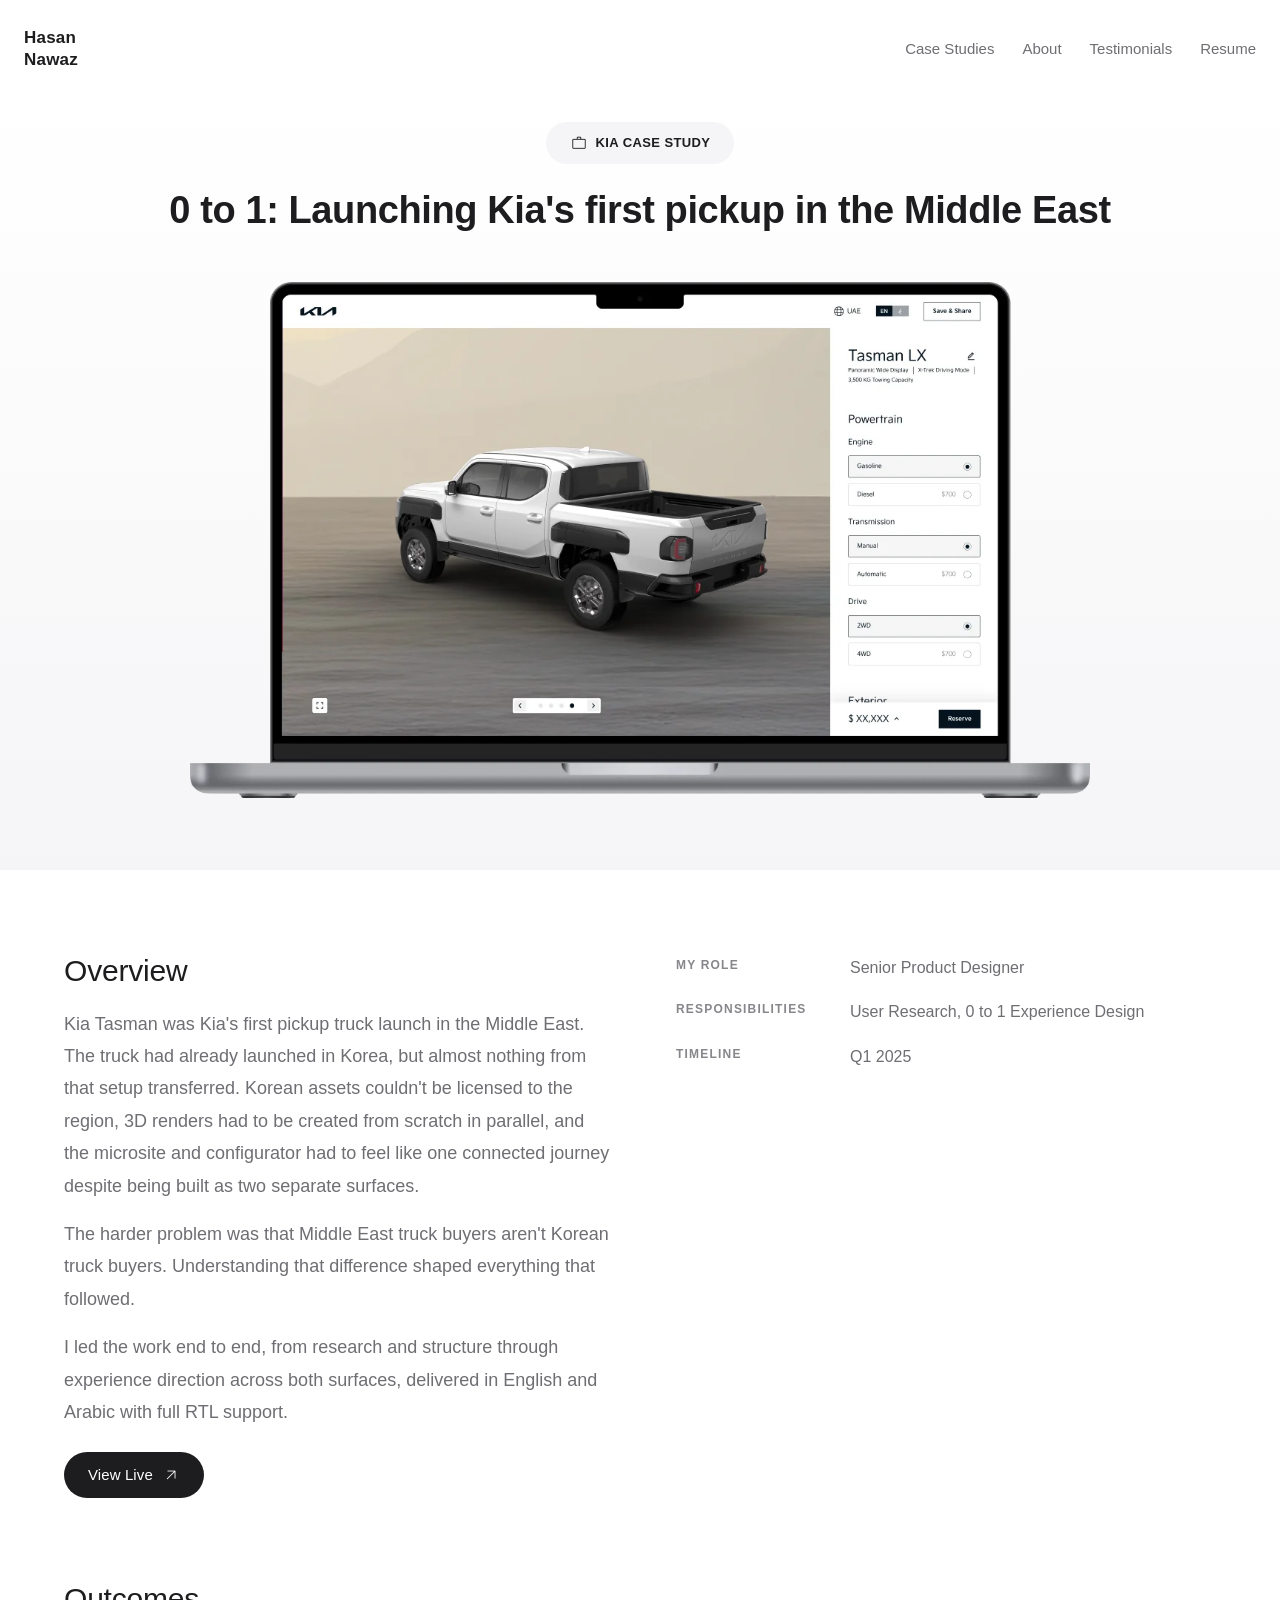
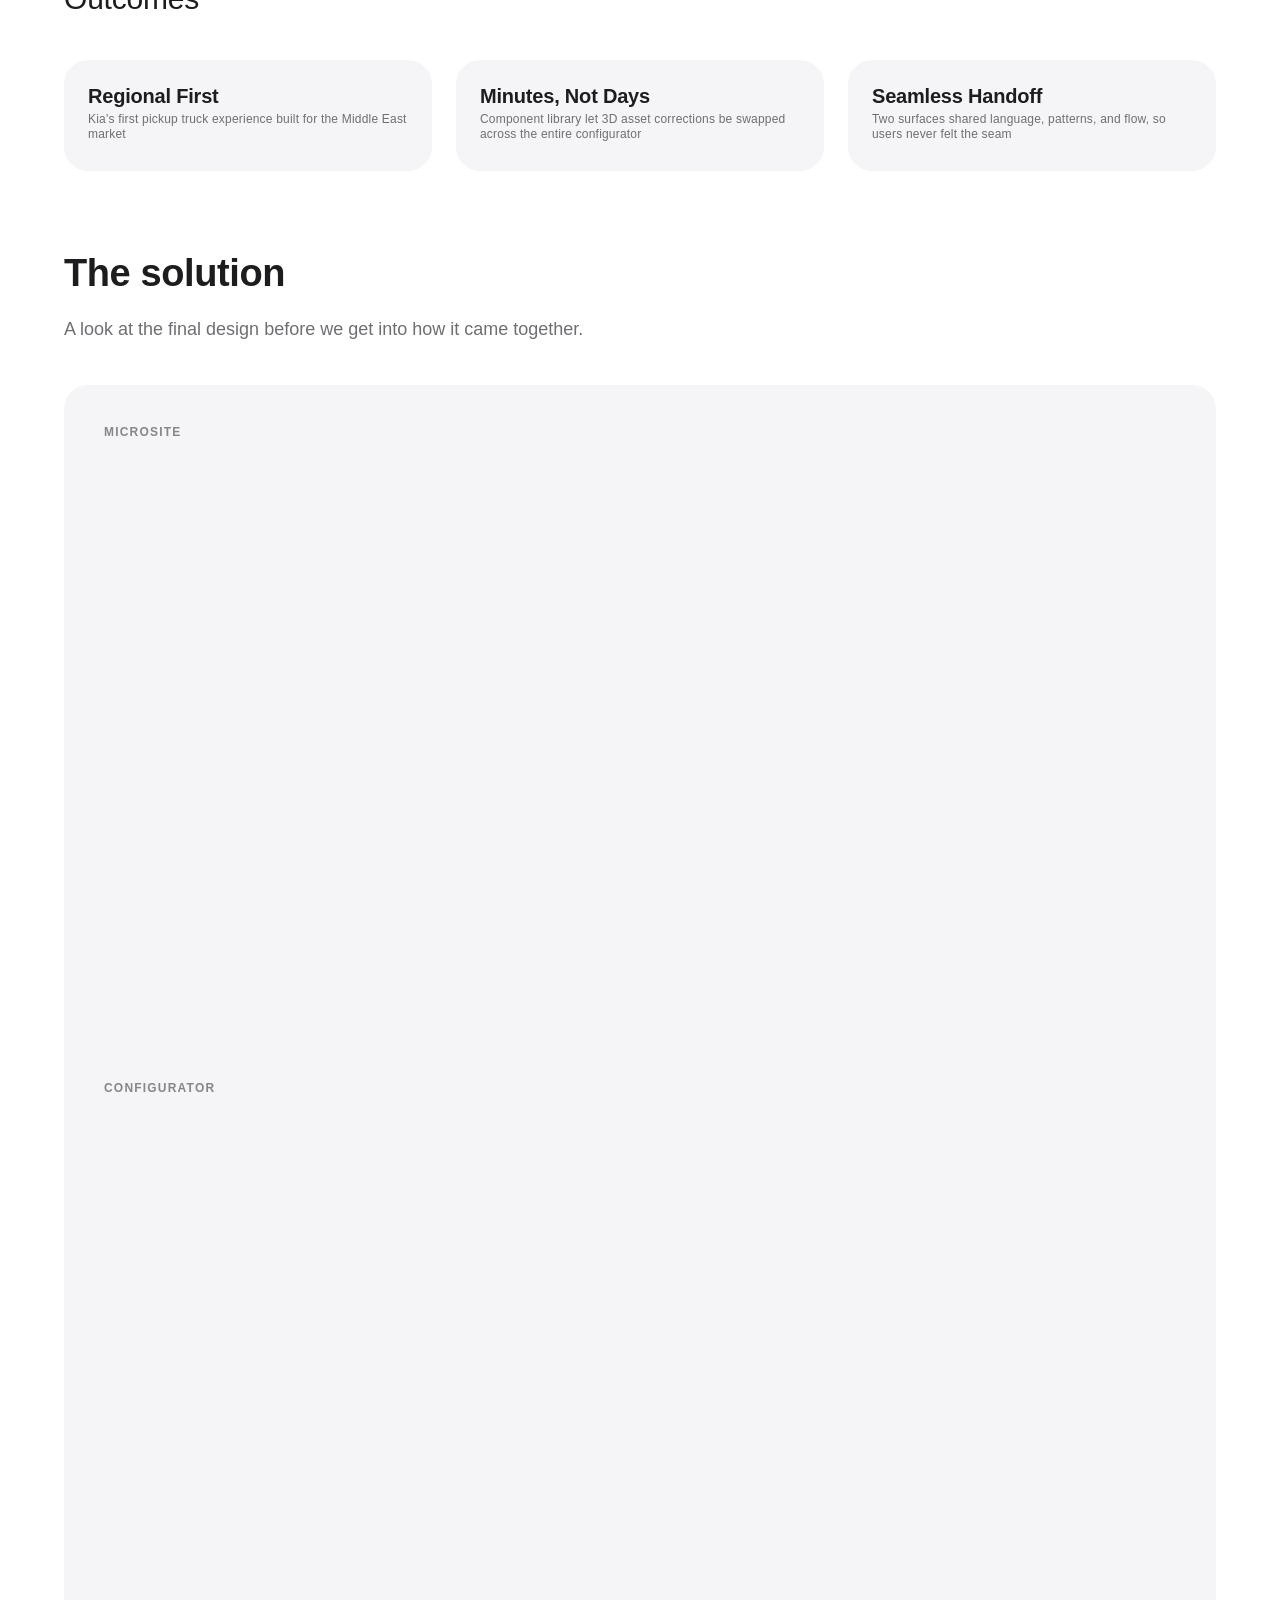
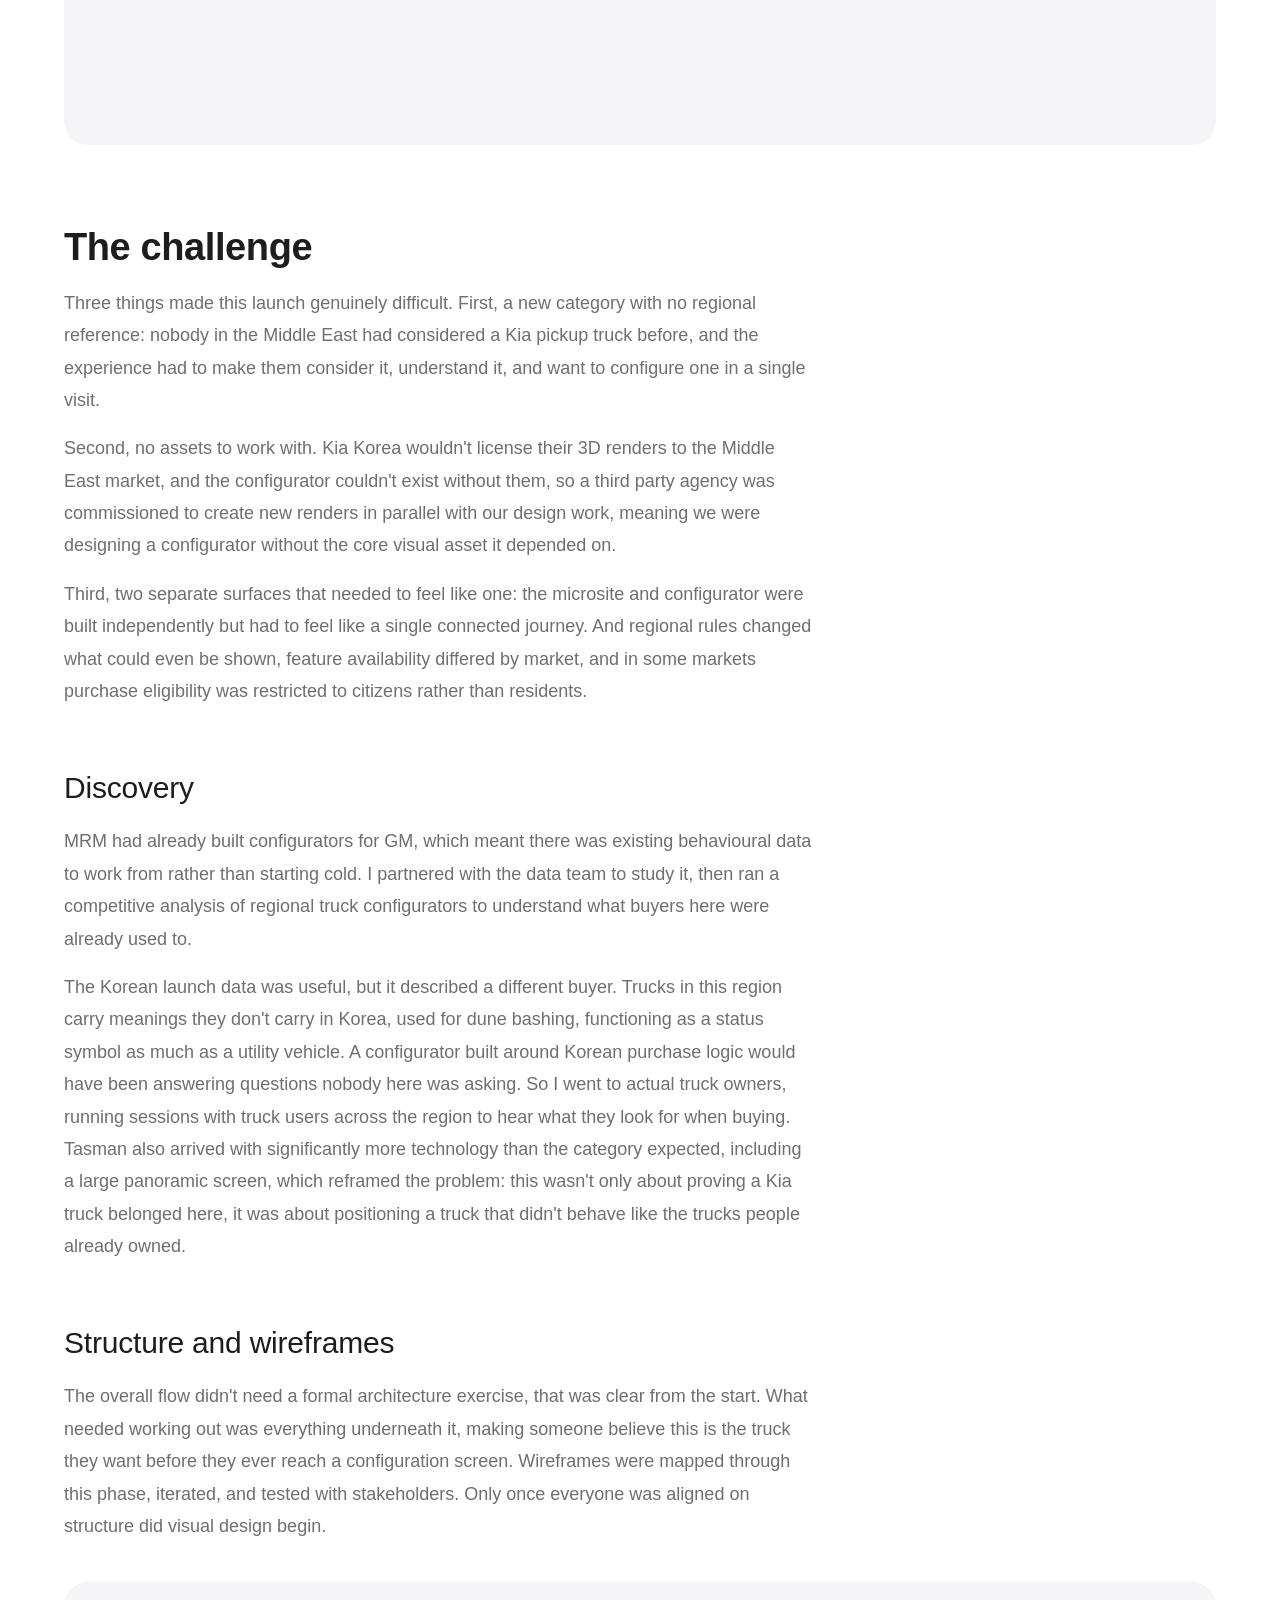
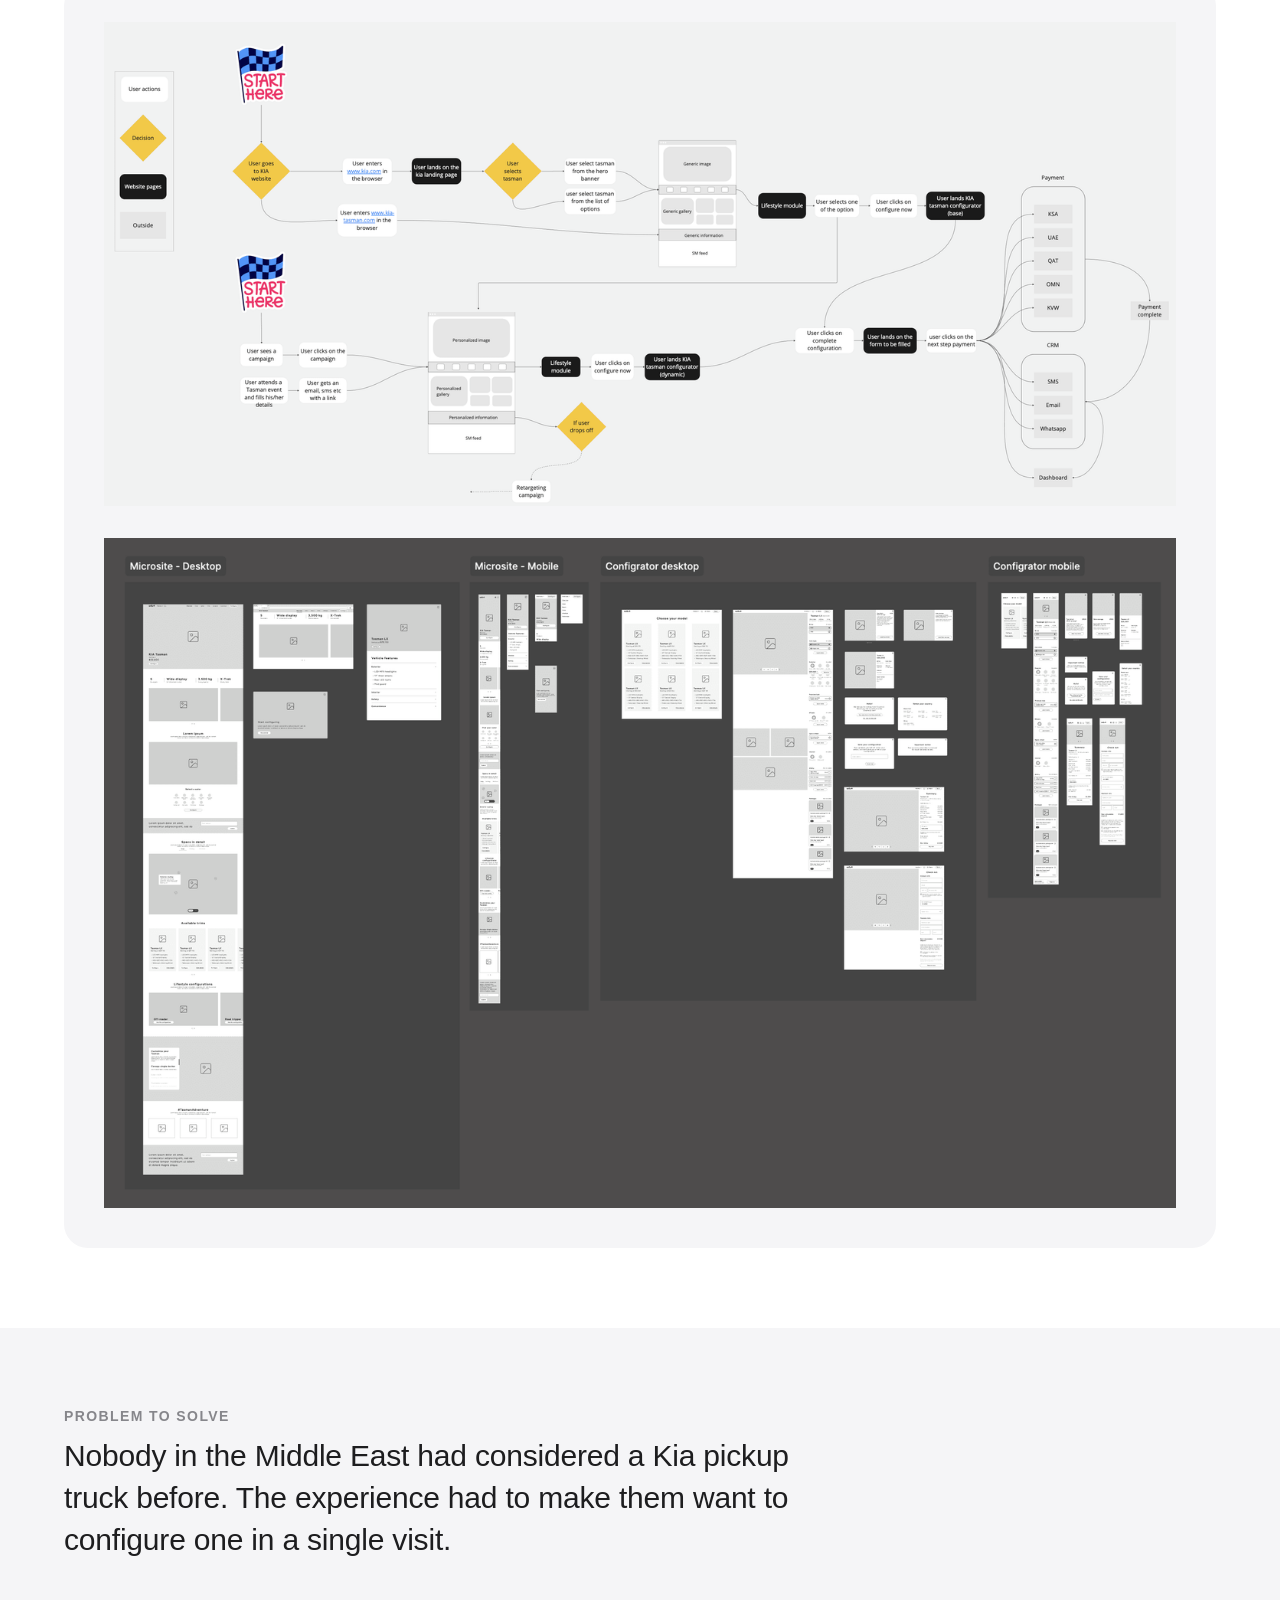
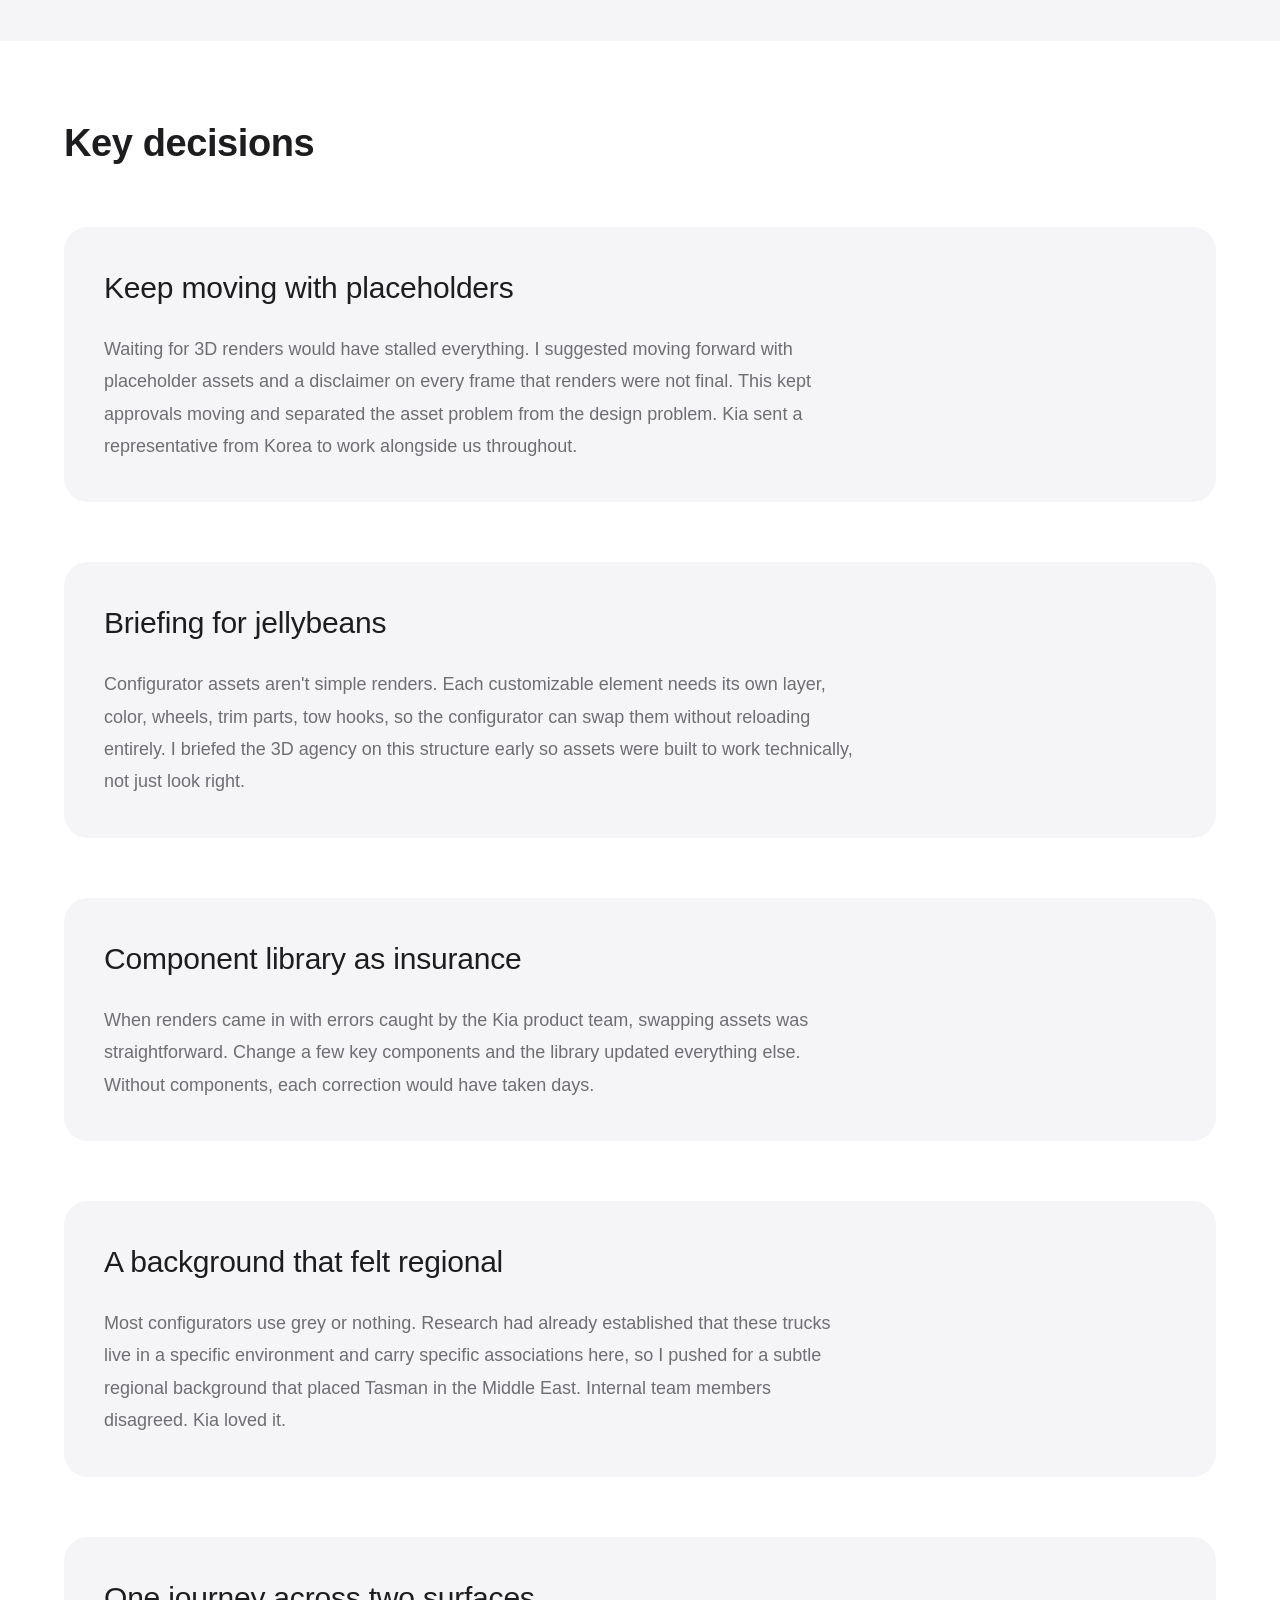
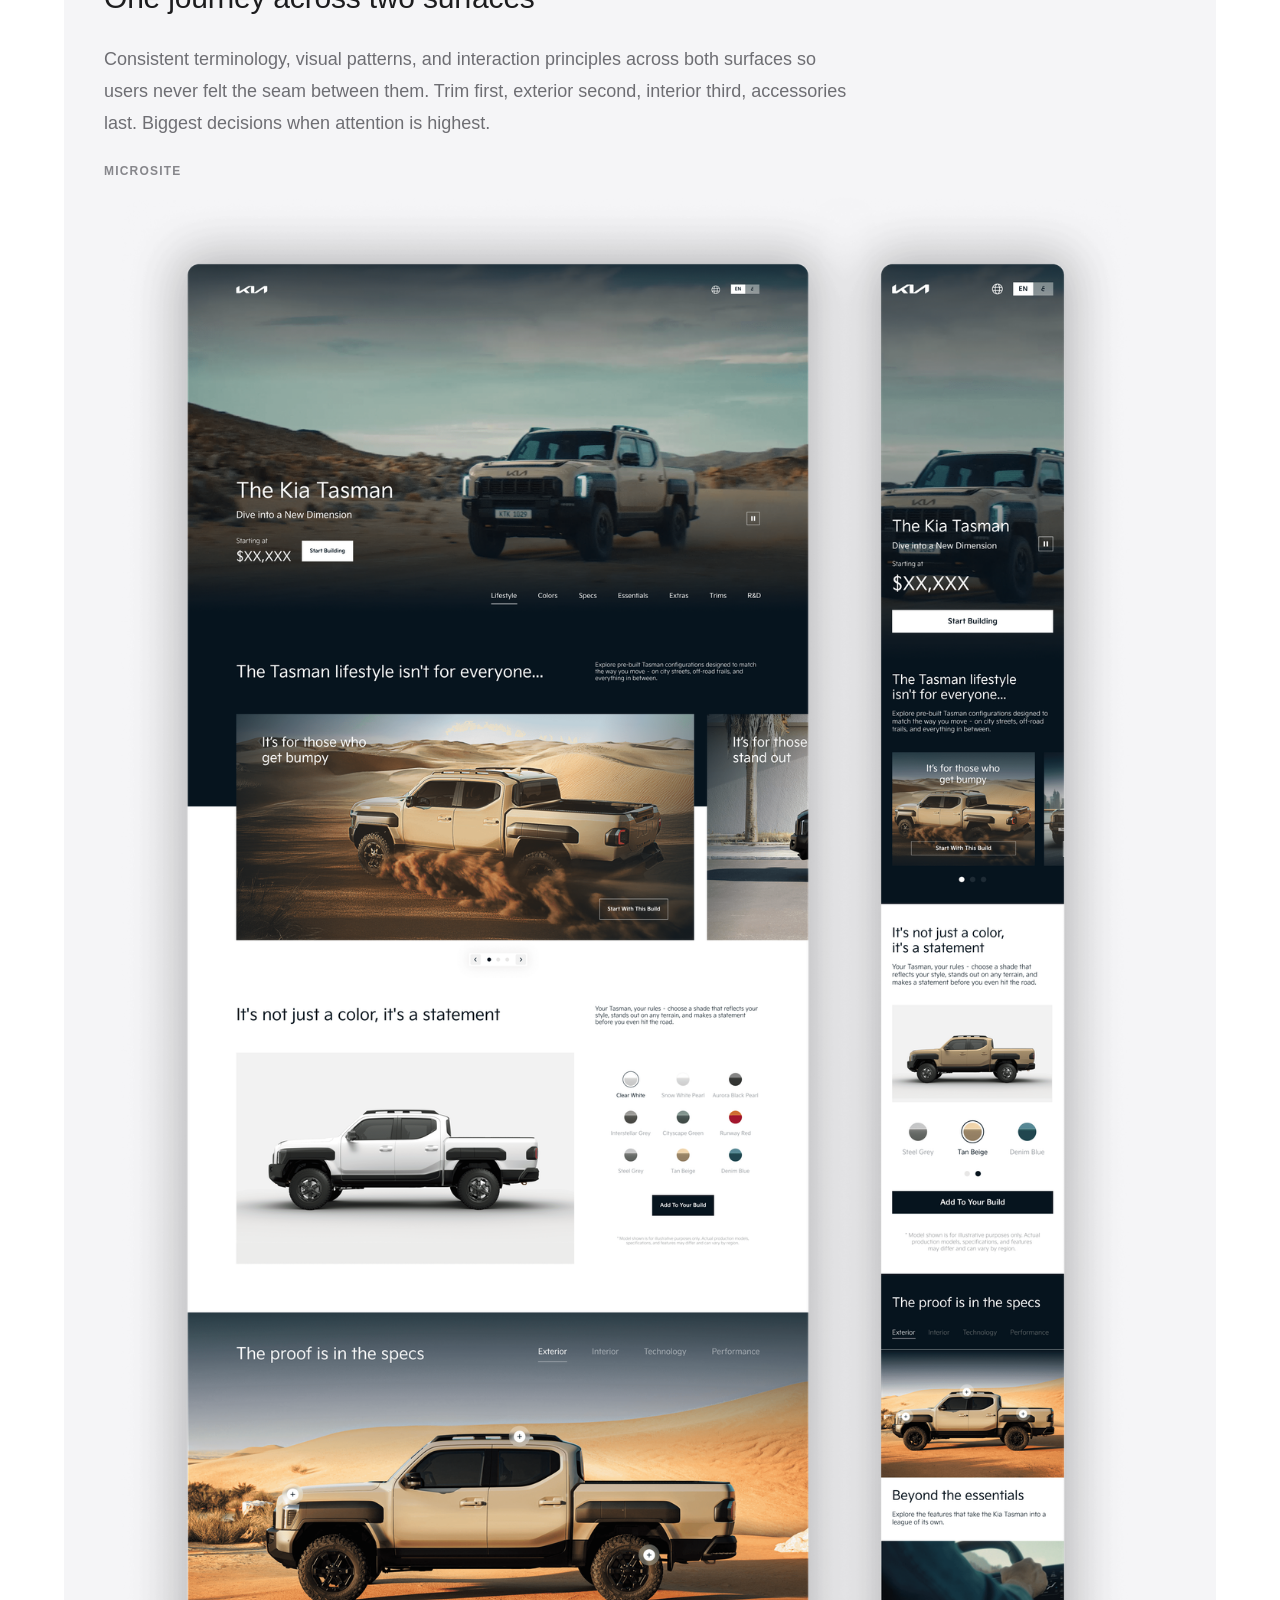
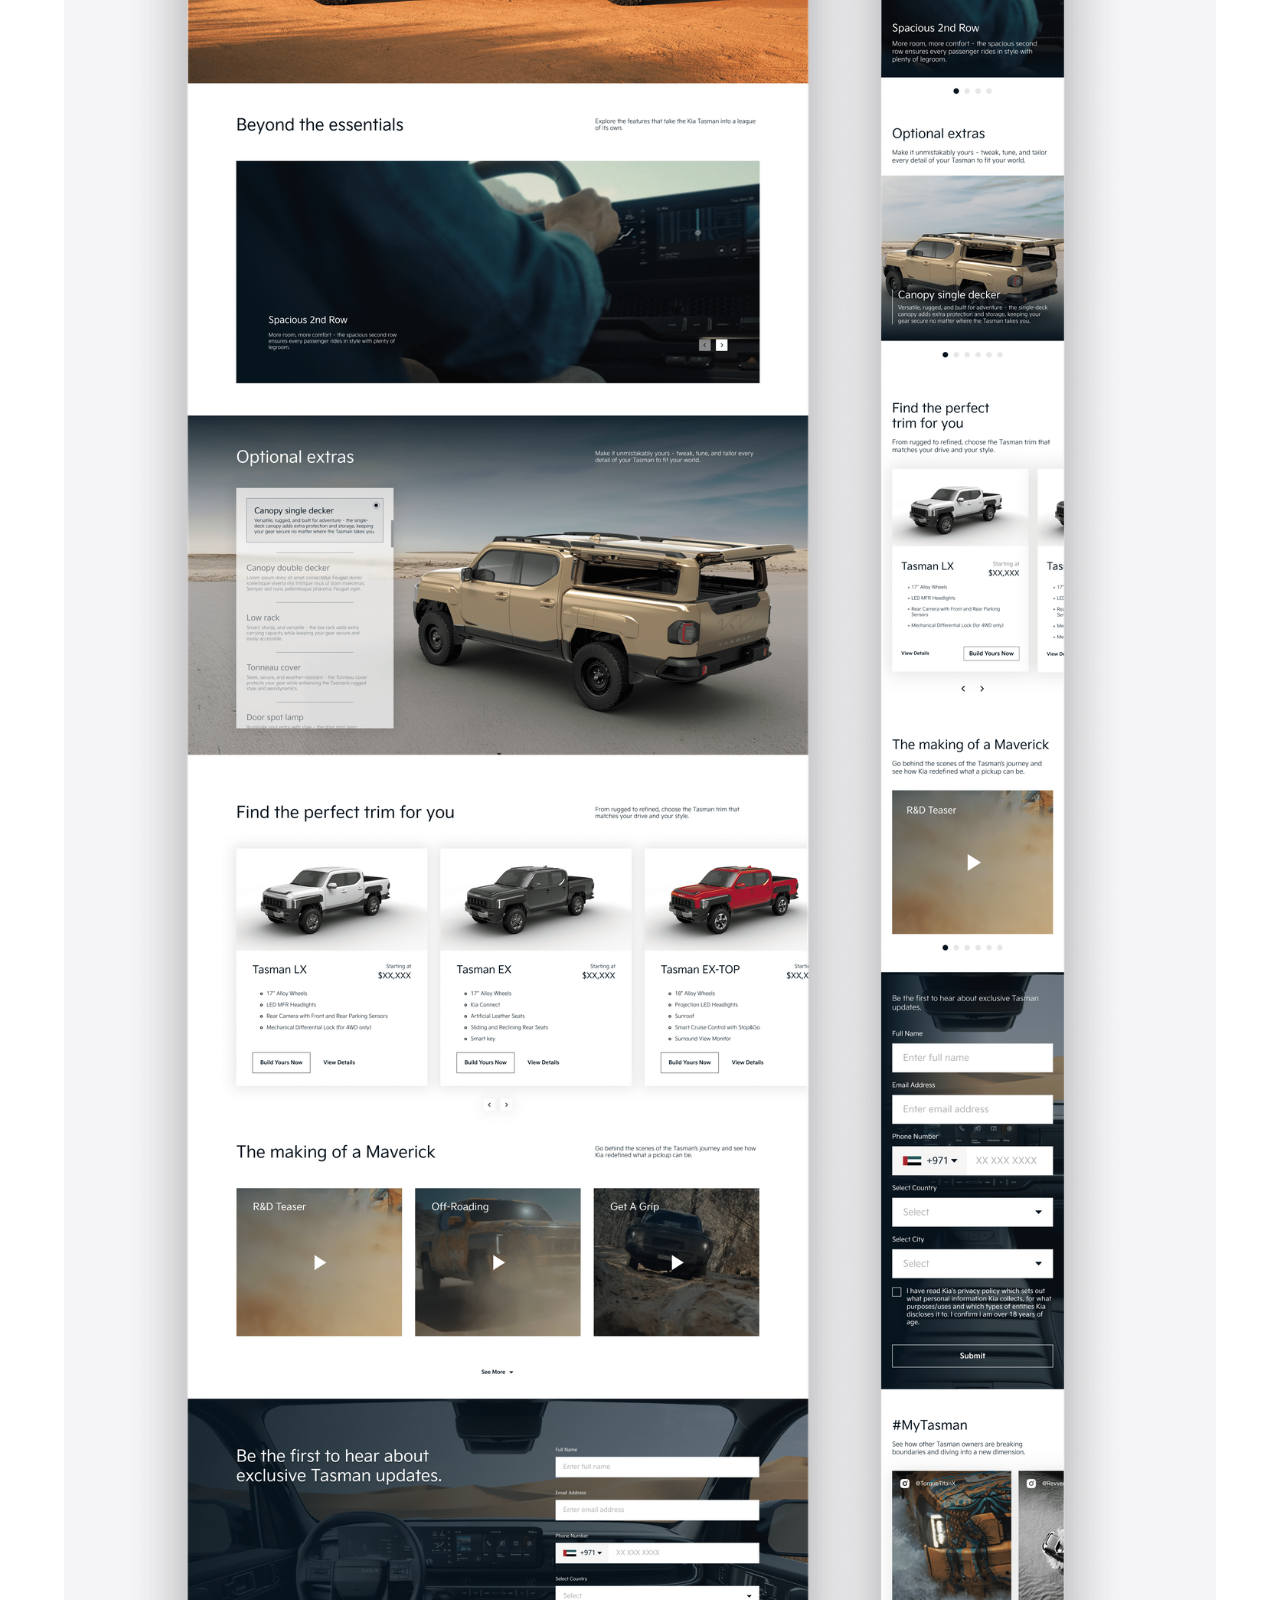
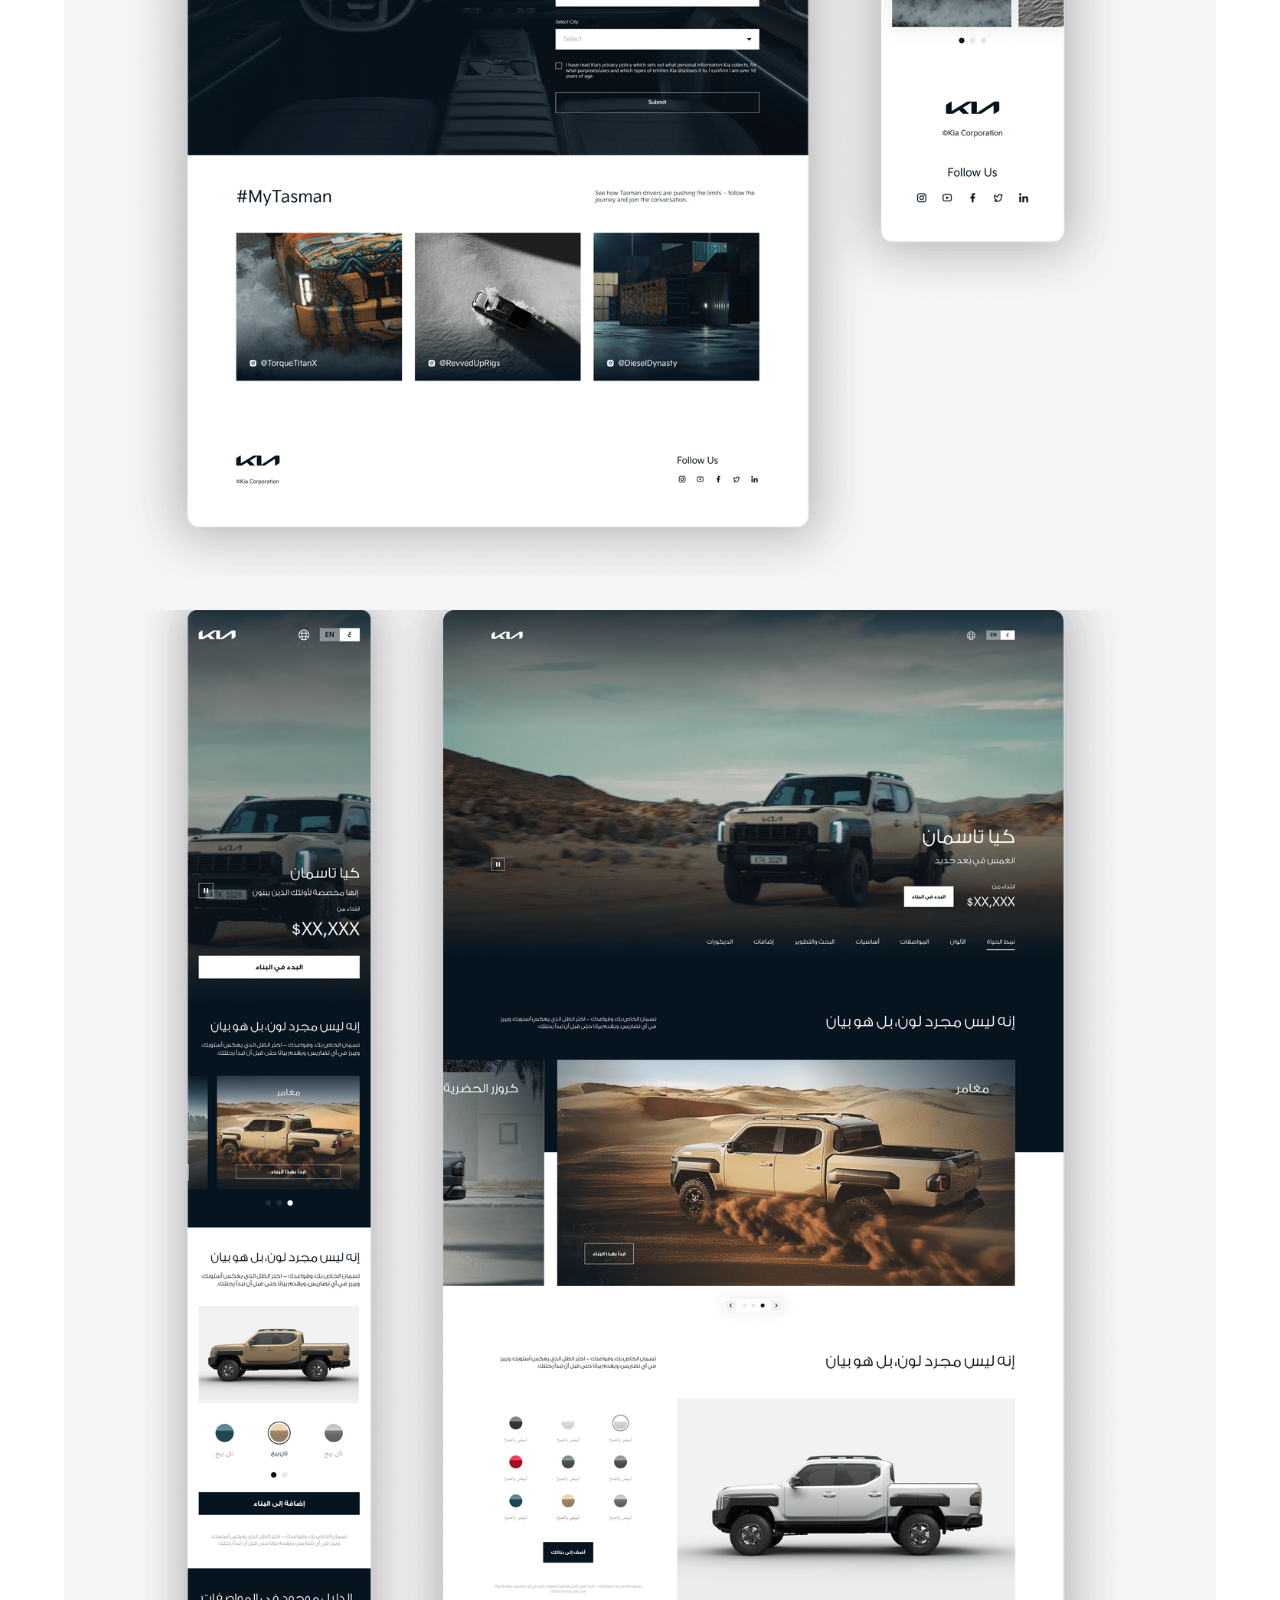
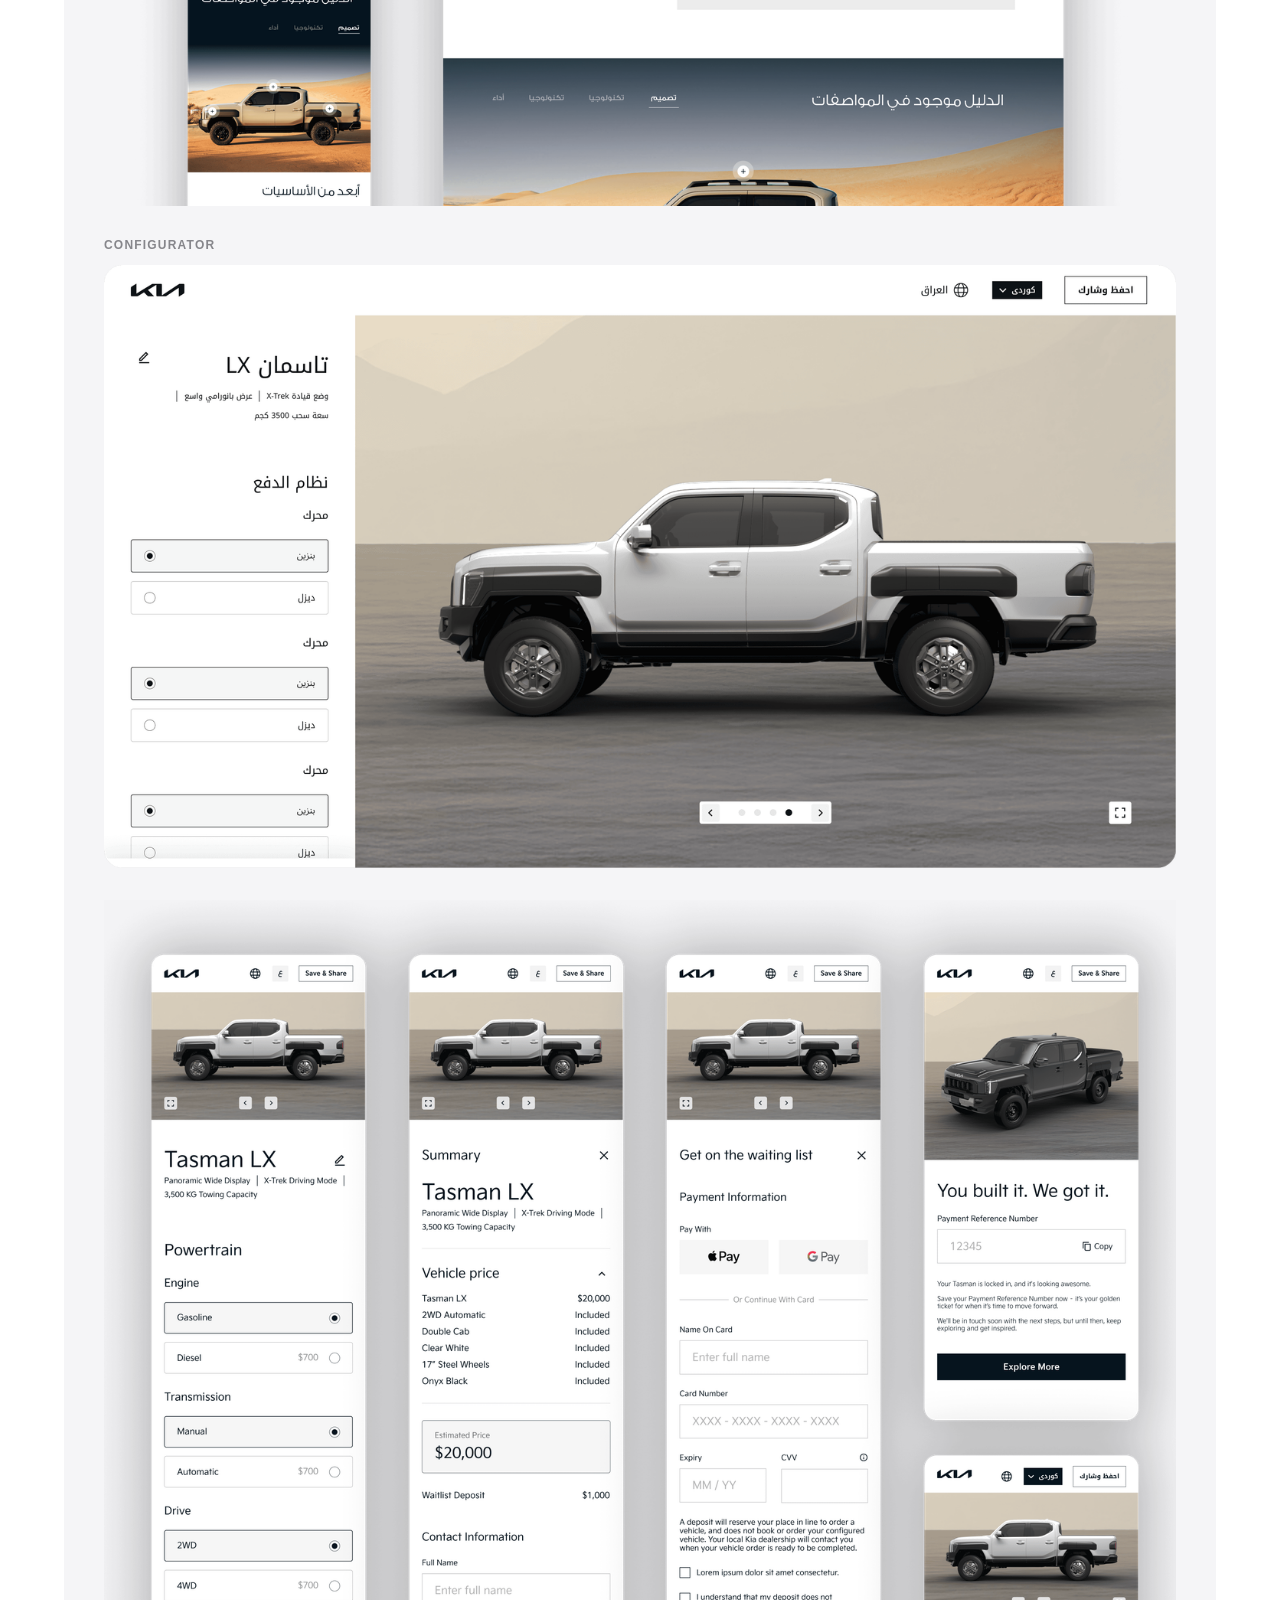
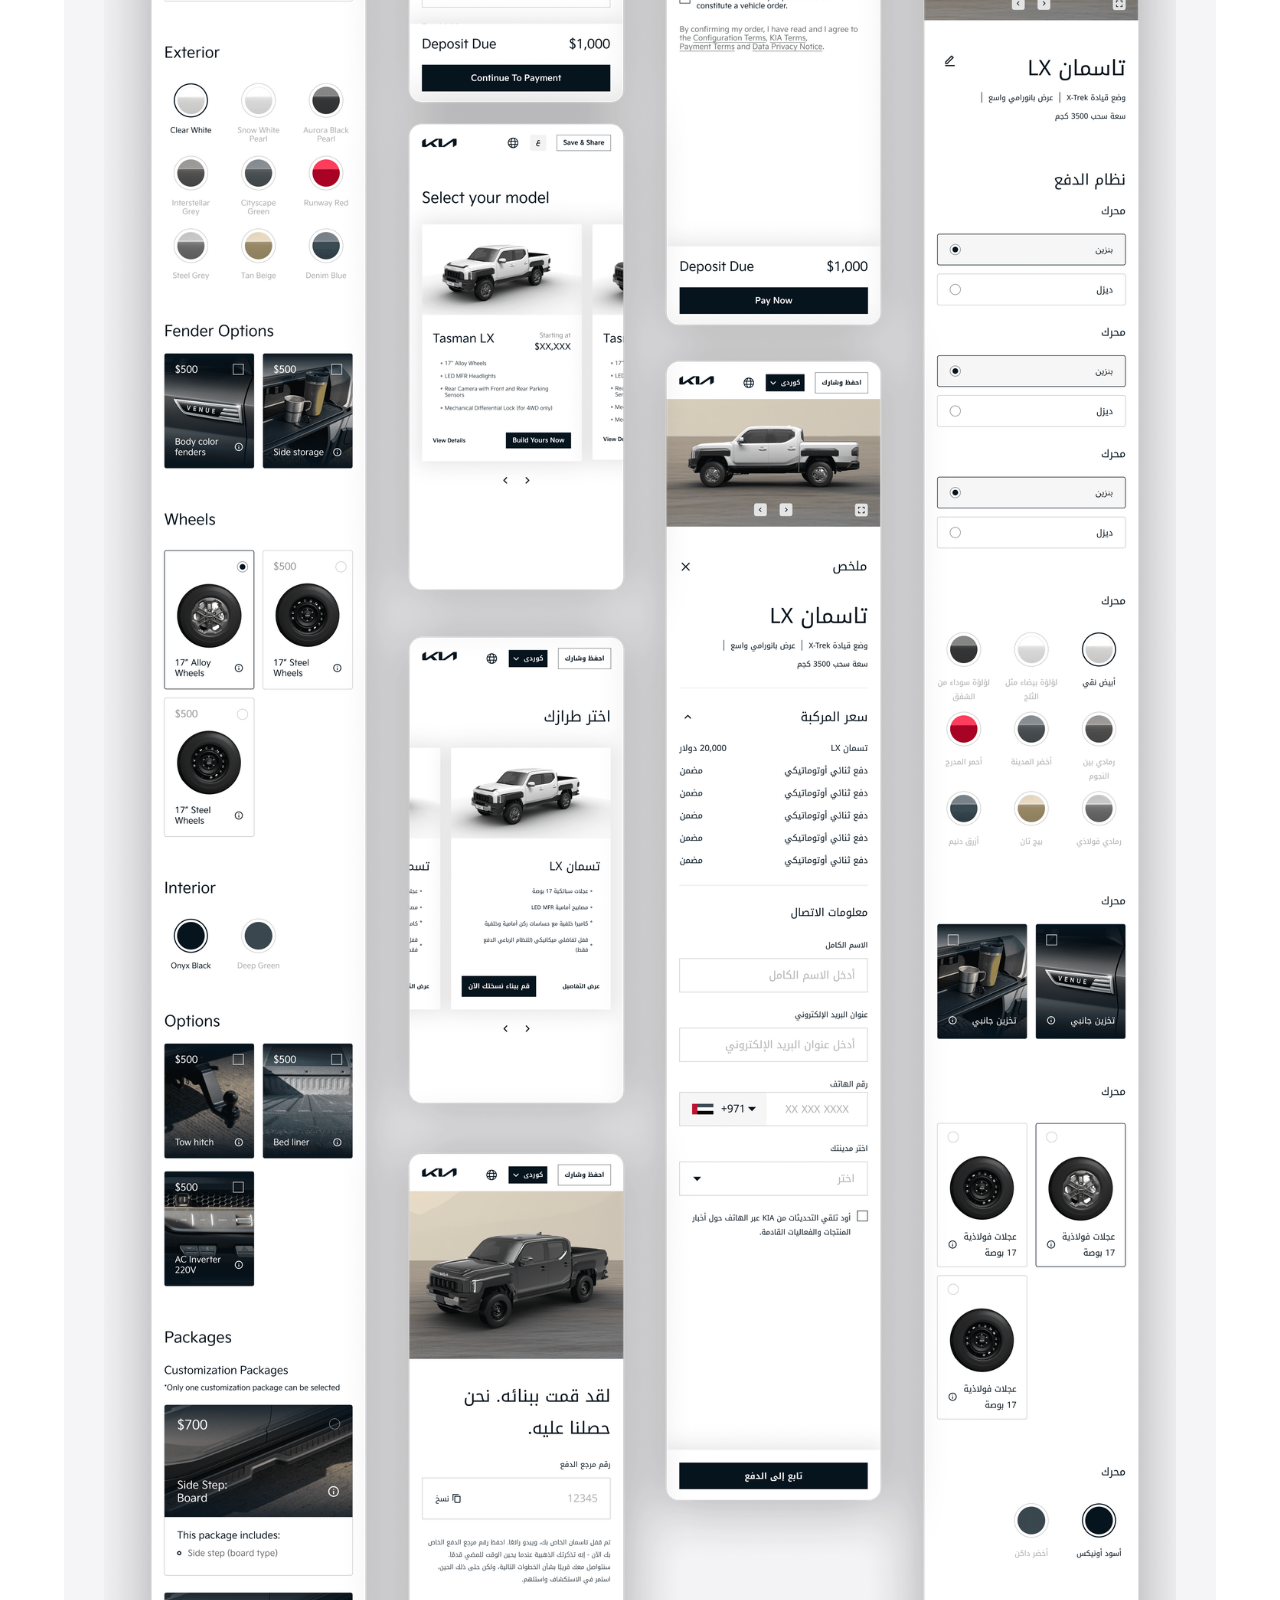
<file: kia.html>
<!DOCTYPE html>
<html lang="en">
<head>
<meta charset="utf-8">
<meta name="viewport" content="width=device-width, initial-scale=1">
<title>0 to 1: Launching Kia's First Pickup in the Middle East | Hasan Nawaz</title>
<meta name="description" content="Kia Tasman's Middle East launch had no licensable Korean assets and no regional reference point. A bilingual microsite and configurator built the belief and the buying journey from zero.">
<link rel="canonical" href="https://hasannawaz.com/kia.html">
<meta property="og:type" content="article">
<meta property="og:url" content="https://hasannawaz.com/kia.html">
<meta property="og:title" content="0 to 1: Launching Kia's First Pickup in the Middle East | Hasan Nawaz">
<meta property="og:description" content="Kia Tasman's Middle East launch had no licensable Korean assets and no regional reference point. A bilingual microsite and configurator built the belief and the buying journey from zero.">
<meta property="og:image" content="https://hasannawaz.com/assets/img/poster-kia.webp">
<meta name="twitter:card" content="summary_large_image">
<meta name="twitter:title" content="0 to 1: Launching Kia's First Pickup in the Middle East | Hasan Nawaz">
<meta name="twitter:description" content="Kia Tasman's Middle East launch had no licensable Korean assets and no regional reference point. A bilingual microsite and configurator built the belief and the buying journey from zero.">
<meta name="twitter:image" content="https://hasannawaz.com/assets/img/poster-kia.webp">
<link rel="icon" type="image/webp" href="assets/img/favicon.webp">
<link rel="apple-touch-icon" href="assets/img/apple-touch-icon.png">
<link rel="preconnect" href="https://fonts.googleapis.com">
<link rel="preconnect" href="https://fonts.gstatic.com" crossorigin>
<link href="https://fonts.googleapis.com/css2?family=Material+Symbols+Rounded:opsz,wght,FILL,GRAD@20..48,100..700,0..1,-50..200&display=block" rel="stylesheet">
<link rel="stylesheet" href="css/style.css">
</head>
<body class="cs-page">

<!-- ============ NAV ============ -->
<header class="nav" id="nav">
  <div class="nav__inner">
    <a class="logo" href="index.html">
      <span class="logo__wordmark">Hasan<br>Nawaz</span>
    </a>
    <nav class="nav__links" aria-label="Primary">
      <a href="index.html" class="nav__home-link">Home</a>
      <a href="index.html#casestudies">Case Studies</a>
      <a href="about.html">About</a>
      <a href="index.html#testimonials">Testimonials</a>
      <a href="https://drive.google.com/file/d/1DaOdA3P_wK8-W2BRthta7aoy5WwOSw5g/view?usp=sharing" target="_blank" rel="noopener">Resume</a>
    </nav>
    <button class="nav__burger" id="burger" aria-label="Menu" aria-expanded="false">
      <span></span><span></span>
    </button>
  </div>
</header>

<main class="cs">

  <!-- ============ HERO ============ -->
  <section class="cs-hero">
    <div class="cs-shell">
      <div class="cs-hero__head">
        <span class="pill"><span class="ms" aria-hidden="true">work</span>Kia Case Study</span>
        <h1 class="cs-hero__title">0 to 1: Launching Kia's first pickup in the Middle East</h1>
      </div>
      <figure class="cs-hero__media cs-hero__media--compact">
        <img src="assets/img/poster-kia.webp" alt="Kia Tasman launch experience">
      </figure>
    </div>
  </section>

  <!-- ============ OVERVIEW ============ -->
  <section class="cs-shell">
    <div class="cs-overview">
      <div class="cs-overview__main reveal">
        <h3 class="cs-h3">Overview</h3>
        <div class="cs-prose">
          <p class="cs-body">Kia Tasman was Kia's first pickup truck launch in the Middle East. The truck had already launched in Korea, but almost nothing from that setup transferred. Korean assets couldn't be licensed to the region, 3D renders had to be created from scratch in parallel, and the microsite and configurator had to feel like one connected journey despite being built as two separate surfaces.</p>
          <p class="cs-body">The harder problem was that Middle East truck buyers aren't Korean truck buyers. Understanding that difference shaped everything that followed.</p>
          <p class="cs-body">I led the work end to end, from research and structure through experience direction across both surfaces, delivered in English and Arabic with full RTL support.</p>
        </div>
        <a class="btn btn--primary" href="https://kia-tasman.com/explore" target="_blank" rel="noopener">View Live <span class="ms btn__arrow" aria-hidden="true">arrow_outward</span></a>
      </div>
      <div class="cs-overview__meta reveal">
        <div class="cs-metarow">
          <span class="cs-metarow__label">My Role</span>
          <span class="cs-metarow__value">Senior Product Designer</span>
        </div>
        <div class="cs-metarow">
          <span class="cs-metarow__label">Responsibilities</span>
          <span class="cs-metarow__value">User Research, 0 to 1 Experience Design</span>
        </div>
        <div class="cs-metarow">
          <span class="cs-metarow__label">Timeline</span>
          <span class="cs-metarow__value">Q1 2025</span>
        </div>
      </div>
    </div>
  </section>

  <!-- ============ OUTCOMES SNAPSHOT ============ -->
  <section class="cs-shell">
    <div class="cs-block reveal">
      <h3 class="cs-h3">Outcomes</h3>
      <div class="cs-statgrid cs-statgrid--text">
        <div class="cs-statcard">
          <span class="cs-statcard__num cs-statcard__num--text">Regional First</span>
          <span class="cs-statcard__label">Kia's first pickup truck experience built for the Middle East market</span>
        </div>
        <div class="cs-statcard">
          <span class="cs-statcard__num cs-statcard__num--text">Minutes, Not Days</span>
          <span class="cs-statcard__label">Component library let 3D asset corrections be swapped across the entire configurator</span>
        </div>
        <div class="cs-statcard">
          <span class="cs-statcard__num cs-statcard__num--text">Seamless Handoff</span>
          <span class="cs-statcard__label">Two surfaces shared language, patterns, and flow, so users never felt the seam</span>
        </div>
      </div>
    </div>
  </section>

  <!-- ============ THE SOLUTION ============ -->
  <section class="cs-shell">
    <div class="cs-block">
      <div class="cs-titled-prose reveal">
        <h2 class="cs-h2">The solution</h2>
        <div class="cs-prose">
          <p class="cs-body">A look at the final design before we get into how it came together.</p>
        </div>
      </div>
      <div class="cs-figrow cs-figrow--stack reveal">
        <figure class="cs-fig">
          <span class="cs-fig__cap">Microsite</span>
          <div class="cs-video-embed" style="padding:55.75% 0 0 0;position:relative;">
            <iframe src="https://player.vimeo.com/video/1215961589?title=0&amp;byline=0&amp;portrait=0&amp;badge=0&amp;autopause=0&amp;player_id=0&amp;app_id=58479&amp;autoplay=1&amp;muted=1&amp;loop=1" frameborder="0" allow="autoplay; fullscreen; picture-in-picture; clipboard-write; encrypted-media; web-share" referrerpolicy="strict-origin-when-cross-origin" style="position:absolute;top:0;left:0;width:100%;height:100%;" title="kia1" allowfullscreen></iframe>
          </div>
        </figure>
        <figure class="cs-fig">
          <span class="cs-fig__cap">Configurator</span>
          <div class="cs-video-embed" style="padding:55.75% 0 0 0;position:relative;">
            <iframe src="https://player.vimeo.com/video/1215962121?title=0&amp;byline=0&amp;portrait=0&amp;badge=0&amp;autopause=0&amp;player_id=0&amp;app_id=58479&amp;autoplay=1&amp;muted=1&amp;loop=1" frameborder="0" allow="autoplay; fullscreen; picture-in-picture; clipboard-write; encrypted-media; web-share" referrerpolicy="strict-origin-when-cross-origin" style="position:absolute;top:0;left:0;width:100%;height:100%;" title="kia2" allowfullscreen></iframe>
          </div>
        </figure>
      </div>
    </div>
  </section>

  <!-- ============ THE CHALLENGE ============ -->
  <section class="cs-shell">
    <div class="cs-section">
      <div class="cs-block reveal">
        <div class="cs-titled-prose">
          <h2 class="cs-h2">The challenge</h2>
          <div class="cs-prose">
            <p class="cs-body">Three things made this launch genuinely difficult. First, a new category with no regional reference: nobody in the Middle East had considered a Kia pickup truck before, and the experience had to make them consider it, understand it, and want to configure one in a single visit.</p>
            <p class="cs-body">Second, no assets to work with. Kia Korea wouldn't license their 3D renders to the Middle East market, and the configurator couldn't exist without them, so a third party agency was commissioned to create new renders in parallel with our design work, meaning we were designing a configurator without the core visual asset it depended on.</p>
            <p class="cs-body">Third, two separate surfaces that needed to feel like one: the microsite and configurator were built independently but had to feel like a single connected journey. And regional rules changed what could even be shown, feature availability differed by market, and in some markets purchase eligibility was restricted to citizens rather than residents.</p>
          </div>
        </div>
      </div>

      <div class="cs-block reveal">
        <div class="cs-titled-prose">
          <h3 class="cs-h3">Discovery</h3>
          <div class="cs-prose">
            <p class="cs-body">MRM had already built configurators for GM, which meant there was existing behavioural data to work from rather than starting cold. I partnered with the data team to study it, then ran a competitive analysis of regional truck configurators to understand what buyers here were already used to.</p>
            <p class="cs-body">The Korean launch data was useful, but it described a different buyer. Trucks in this region carry meanings they don't carry in Korea, used for dune bashing, functioning as a status symbol as much as a utility vehicle. A configurator built around Korean purchase logic would have been answering questions nobody here was asking. So I went to actual truck owners, running sessions with truck users across the region to hear what they look for when buying. Tasman also arrived with significantly more technology than the category expected, including a large panoramic screen, which reframed the problem: this wasn't only about proving a Kia truck belonged here, it was about positioning a truck that didn't behave like the trucks people already owned.</p>
          </div>
        </div>
      </div>

      <div class="cs-block reveal">
        <div class="cs-titled-prose">
          <h3 class="cs-h3">Structure and wireframes</h3>
          <div class="cs-prose">
            <p class="cs-body">The overall flow didn't need a formal architecture exercise, that was clear from the start. What needed working out was everything underneath it, making someone believe this is the truck they want before they ever reach a configuration screen. Wireframes were mapped through this phase, iterated, and tested with stakeholders. Only once everyone was aligned on structure did visual design begin.</p>
          </div>
        </div>
        <div class="cs-figrow cs-figrow--stack">
          <figure class="cs-fig">
            <img src="assets/img/cs-kia-wireframes1.webp" alt="Kia Tasman user flow from discovery to configurator">
          </figure>
          <figure class="cs-fig">
            <img src="assets/img/cs-kia-wireframes2.webp" alt="Kia Tasman configurator wireframe structure">
          </figure>
        </div>
      </div>
    </div>
  </section>

  <!-- ============ CALLOUT ============ -->
  <section class="cs-callout reveal">
    <div class="cs-callout__inner">
      <span class="cs-callout__eyebrow">Problem To Solve</span>
      <h3 class="cs-callout__title">Nobody in the Middle East had considered a Kia pickup truck before. The experience had to make them want to configure one in a single visit.</h3>
    </div>
  </section>

  <!-- ============ KEY DECISIONS ============ -->
  <section class="cs-shell">
    <div class="cs-section">
      <div class="cs-head reveal">
        <h2 class="cs-h2">Key decisions</h2>
      </div>

      <div class="cs-decision reveal">
        <h3 class="cs-h3">Keep moving with placeholders</h3>
        <p class="cs-body">Waiting for 3D renders would have stalled everything. I suggested moving forward with placeholder assets and a disclaimer on every frame that renders were not final. This kept approvals moving and separated the asset problem from the design problem. Kia sent a representative from Korea to work alongside us throughout.</p>
      </div>

      <div class="cs-decision reveal">
        <h3 class="cs-h3">Briefing for jellybeans</h3>
        <p class="cs-body">Configurator assets aren't simple renders. Each customizable element needs its own layer, color, wheels, trim parts, tow hooks, so the configurator can swap them without reloading entirely. I briefed the 3D agency on this structure early so assets were built to work technically, not just look right.</p>
      </div>

      <div class="cs-decision reveal">
        <h3 class="cs-h3">Component library as insurance</h3>
        <p class="cs-body">When renders came in with errors caught by the Kia product team, swapping assets was straightforward. Change a few key components and the library updated everything else. Without components, each correction would have taken days.</p>
      </div>

      <div class="cs-decision reveal">
        <h3 class="cs-h3">A background that felt regional</h3>
        <p class="cs-body">Most configurators use grey or nothing. Research had already established that these trucks live in a specific environment and carry specific associations here, so I pushed for a subtle regional background that placed Tasman in the Middle East. Internal team members disagreed. Kia loved it.</p>
      </div>

      <div class="cs-decision reveal">
        <h3 class="cs-h3">One journey across two surfaces</h3>
        <p class="cs-body">Consistent terminology, visual patterns, and interaction principles across both surfaces so users never felt the seam between them. Trim first, exterior second, interior third, accessories last. Biggest decisions when attention is highest.</p>
        <div class="cs-figrow cs-figrow--stack">
          <figure class="cs-fig">
            <span class="cs-fig__cap">Microsite</span>
            <img src="assets/img/cs-kia-microsite.webp" alt="Kia Tasman microsite">
          </figure>
          <figure class="cs-fig">
            <img src="assets/img/cs-kia-microsite2.webp" alt="Kia Tasman microsite continued">
          </figure>
          <figure class="cs-fig">
            <span class="cs-fig__cap">Configurator</span>
            <img src="assets/img/cs-kia-configurator1.webp" alt="Kia Tasman configurator">
          </figure>
          <figure class="cs-fig">
            <img src="assets/img/cs-kia-configurator2.webp" alt="Kia Tasman configurator continued">
          </figure>
        </div>
      </div>

      <div class="cs-decision reveal">
        <h3 class="cs-h3">Bilingual from the start</h3>
        <p class="cs-body">Every surface delivered in English and Arabic. Layouts and hierarchies rethought for right to left readers, not just mirrored.</p>
      </div>
    </div>
  </section>

  <!-- ============ VALIDATION ============ -->
  <section class="cs-shell">
    <div class="cs-titled-prose reveal">
      <h2 class="cs-h2">Validation</h2>
      <div class="cs-prose">
        <p class="cs-body">Once the prototype was ready, it was tested with real truck users from the region alongside stakeholders. The same audience that had shaped the research was the audience that pressure tested the result. Sessions focused on whether the journey did its job, whether the microsite actually built enough conviction to carry someone into the configurator, and whether configuration itself held up for buyers who knew exactly what they wanted from a truck. Findings fed back into the designs before launch.</p>
      </div>
    </div>
  </section>

  <!-- ============ IMPACT ============ -->
  <section class="cs-impact reveal">
    <div class="cs-impact__inner">
      <div class="cs-titled-prose">
        <h2 class="cs-h2">Outcomes</h2>
        <div class="cs-prose">
          <p class="cs-body">The launch delivered Kia's first regional pickup truck experience built entirely for the Middle East market. A component library meant 3D asset corrections from the parallel render agency could be swapped across the entire configurator in minutes rather than days. Two separate surfaces were designed with shared language, patterns, and flow so users moved from discovery to configuration without feeling the seam between them.</p>
        </div>
      </div>
      <div class="cs-statgrid cs-statgrid--text">
        <div class="cs-statcard">
          <span class="cs-statcard__num cs-statcard__num--text">Regional First</span>
          <span class="cs-statcard__label">Kia's first pickup truck experience built for the Middle East market</span>
        </div>
        <div class="cs-statcard">
          <span class="cs-statcard__num cs-statcard__num--text">Minutes, Not Days</span>
          <span class="cs-statcard__label">Component library let 3D asset corrections be swapped across the entire configurator</span>
        </div>
        <div class="cs-statcard">
          <span class="cs-statcard__num cs-statcard__num--text">Seamless Handoff</span>
          <span class="cs-statcard__label">Two surfaces shared language, patterns, and flow, so users never felt the seam</span>
        </div>
      </div>
    </div>
  </section>

  <!-- ============ KEY LEARNINGS ============ -->
  <section class="cs-shell">
    <div class="cs-learnings reveal">
      <h3 class="cs-h3">Key learnings</h3>
      <div class="cs-learnings__grid">
        <div class="cs-lesson">
          <span class="ms cs-lesson__icon" aria-hidden="true">move_down</span>
          <p>Separating design decisions from asset availability keeps projects moving when dependencies are outside your control.</p>
        </div>
        <div class="cs-lesson">
          <span class="ms cs-lesson__icon" aria-hidden="true">engineering</span>
          <p>Briefing the 3D agency on jellybean structure early meant we never had to redesign the configurator architecture later.</p>
        </div>
        <div class="cs-lesson">
          <span class="ms cs-lesson__icon" aria-hidden="true">lightbulb</span>
          <p>The regional background reminded me that the most impactful suggestions are sometimes the ones that go against the obvious default.</p>
        </div>
      </div>
    </div>
  </section>

  <div class="cs-shell"><div class="cs-divider"></div></div>

  <!-- ============ NEXT CASE STUDY ============ -->
  <section class="cs-shell">
    <div class="cs-next">
      <div class="cs-head reveal">
        <span class="pill"><span class="ms" aria-hidden="true">work</span>Next Case Study</span>
      </div>
      <a class="case reveal" href="cadillac.html">
        <div class="case__body">
          <div class="case__content">
            <h5 class="case__brand">Cadillac</h5>
            <div class="case__headline">
              <h3 class="case__title">0 to 1: Launching Cadillac's luxury EV lineup</h3>
              <p class="case__desc">Led the end to end launch experience for Cadillac's first regional EV platform.</p>
            </div>
          </div>
        </div>
        <figure class="case__media">
          <img src="assets/img/poster-cadillac.webp" alt="Cadillac EV launch experience">
        </figure>
      </a>
    </div>
  </section>

</main>

<!-- ============ FOOTER ============ -->
<footer class="footer">
  <div class="footer__top">
    <p class="footer__name">Hasan Nawaz</p>
    <p class="footer__role">Senior Product Designer</p>
    <nav class="footer__links" aria-label="Footer">
      <a href="index.html">Home</a>
      <a href="index.html#casestudies">Case Studies</a>
      <a href="about.html">About</a>
      <a href="index.html#testimonials">Testimonials</a>
      <a href="https://drive.google.com/file/d/1DaOdA3P_wK8-W2BRthta7aoy5WwOSw5g/view?usp=sharing" target="_blank" rel="noopener">Resume</a>
    </nav>
  </div>
  <div class="footer__rule"></div>
  <div class="footer__bottom">
    <p class="footer__copy">© 2026 – Hasan Nawaz</p>
    <div class="footer__social">
      <a href="mailto:hello@hasannawaz.com" class="js-copy-email" data-email="hello@hasannawaz.com" aria-label="Copy email address"><span class="ms" aria-hidden="true">mail</span></a>
      <a href="https://www.linkedin.com/in/hnk001/" target="_blank" rel="noopener" aria-label="LinkedIn">
        <span class="ico-li" aria-hidden="true"><svg viewBox="0 0 24 24" fill="currentColor"><path d="M20.45 20.45h-3.55v-5.57c0-1.33-.02-3.04-1.85-3.04-1.85 0-2.14 1.45-2.14 2.94v5.67H9.35V9h3.41v1.56h.05c.47-.9 1.63-1.85 3.37-1.85 3.6 0 4.27 2.37 4.27 5.46v6.28zM5.34 7.43a2.06 2.06 0 1 1 0-4.13 2.06 2.06 0 0 1 0 4.13zM7.12 20.45H3.55V9h3.57v11.45zM22.22 0H1.77C.79 0 0 .77 0 1.72v20.56C0 23.23.79 24 1.77 24h20.45c.98 0 1.78-.77 1.78-1.72V1.72C24 .77 23.2 0 22.22 0z"/></svg></span>
      </a>
      <a href="https://www.instagram.com/hasan.uiux/" target="_blank" rel="noopener" aria-label="Instagram">
        <span class="ico-li" aria-hidden="true"><svg viewBox="0 0 24 24" fill="currentColor"><path d="M12 2.16c3.2 0 3.58.01 4.85.07 1.17.05 1.8.25 2.23.41.56.22.96.48 1.38.9.42.42.68.82.9 1.38.16.42.36 1.05.41 2.23.06 1.27.07 1.65.07 4.85s-.01 3.58-.07 4.85c-.05 1.17-.25 1.8-.41 2.23a3.7 3.7 0 0 1-.9 1.38 3.7 3.7 0 0 1-1.38.9c-.42.16-1.05.36-2.23.41-1.27.06-1.65.07-4.85.07s-3.58-.01-4.85-.07c-1.17-.05-1.8-.25-2.23-.41a3.7 3.7 0 0 1-1.38-.9 3.7 3.7 0 0 1-.9-1.38c-.16-.42-.36-1.05-.41-2.23-.06-1.27-.07-1.65-.07-4.85s.01-3.58.07-4.85c.05-1.17.25-1.8.41-2.23.22-.56.48-.96.9-1.38.42-.42.82-.68 1.38-.9.42-.16 1.05-.36 2.23-.41 1.27-.06 1.65-.07 4.85-.07M12 0C8.74 0 8.33.01 7.05.07 5.78.13 4.9.33 4.14.63a5.87 5.87 0 0 0-2.12 1.38A5.87 5.87 0 0 0 .64 4.14C.34 4.9.14 5.78.08 7.05.02 8.33 0 8.74 0 12s.02 3.67.08 4.95c.06 1.27.26 2.15.56 2.91.31.79.72 1.46 1.38 2.12.66.66 1.33 1.07 2.12 1.38.76.3 1.64.5 2.91.56 1.28.06 1.69.08 4.95.08s3.67-.02 4.95-.08c1.27-.06 2.15-.26 2.91-.56a5.87 5.87 0 0 0 2.12-1.38 5.87 5.87 0 0 0 1.38-2.12c.3-.76.5-1.64.56-2.91.06-1.28.08-1.69.08-4.95s-.02-3.67-.08-4.95c-.06-1.27-.26-2.15-.56-2.91a5.87 5.87 0 0 0-1.38-2.12A5.87 5.87 0 0 0 19.86.64c-.76-.3-1.64-.5-2.91-.56C15.67.02 15.26 0 12 0zm0 5.84A6.16 6.16 0 1 0 12 18.16 6.16 6.16 0 0 0 12 5.84zm0 10.16a4 4 0 1 1 0-8 4 4 0 0 1 0 8zm7.85-10.4a1.44 1.44 0 1 1-2.88 0 1.44 1.44 0 0 1 2.88 0z"/></svg></span>
      </a>
      <a href="https://x.com/hasannuiux" target="_blank" rel="noopener" aria-label="X (Twitter)">
        <span class="ico-li" aria-hidden="true"><svg viewBox="0 0 24 24" fill="currentColor"><path d="M18.24 2.25h3.3l-7.2 8.23 8.47 11.27h-6.63l-5.2-6.8-5.94 6.8H1.72l7.7-8.8L1.32 2.25h6.8l4.7 6.22zm-1.16 17.52h1.83L7.02 4.13H5.06z"/></svg></span>
      </a>
      <a href="https://www.behance.net/hnk001" target="_blank" rel="noopener" aria-label="Behance">
        <span class="ico-li" aria-hidden="true"><svg viewBox="0 0 24 24" fill="currentColor"><path d="M7.8 10.06c.85-.44 1.3-1.15 1.3-2.27 0-2.3-1.7-3.1-3.75-3.1H0v14.5h5.6c2.2 0 4.3-1.06 4.3-3.55 0-1.54-.73-2.7-2.1-3.58zM2.6 6.7h2.3c.9 0 1.7.25 1.7 1.3 0 .96-.65 1.36-1.55 1.36H2.6zm2.65 10.4H2.6v-3.34h2.7c1.1 0 1.98.47 1.98 1.7 0 1.24-.9 1.64-2.03 1.64zM14.7 4.35h5.65v1.5H14.7zM24 14.15c0-3.2-1.87-5.85-5.2-5.85-3.28 0-5.5 2.46-5.5 5.75 0 3.4 2.1 5.7 5.55 5.7 2.63 0 4.4-1.18 5.03-3.55h-2.42c-.2.68-1.1 1.42-2.5 1.42-1.87 0-2.9-1.02-2.98-3.02H24zm-8-1.9c.15-1.5 1.1-2.4 2.75-2.4 1.55 0 2.4 1 2.5 2.4z"/></svg></span>
      </a>
      <a href="https://medium.com/@hasannawaz97" target="_blank" rel="noopener" aria-label="Medium">
        <span class="ico-li" aria-hidden="true"><svg viewBox="0 0 24 24" fill="currentColor"><path d="M13.54 12a6.72 6.72 0 0 1-6.72 6.72A6.72 6.72 0 0 1 .1 12a6.72 6.72 0 0 1 6.72-6.72A6.72 6.72 0 0 1 13.54 12zM20.96 12c0 3.54-1.5 6.42-3.36 6.42-1.85 0-3.35-2.88-3.35-6.42s1.5-6.42 3.35-6.42c1.86 0 3.36 2.87 3.36 6.42zM24 12c0 3.17-.53 5.75-1.18 5.75-.66 0-1.19-2.58-1.19-5.75s.53-5.75 1.19-5.75C23.47 6.25 24 8.83 24 12z"/></svg></span>
      </a>
    </div>
  </div>
</footer>

<script src="https://player.vimeo.com/api/player.js"></script>
<script src="js/main.js"></script>
</body>
</html>
</file>
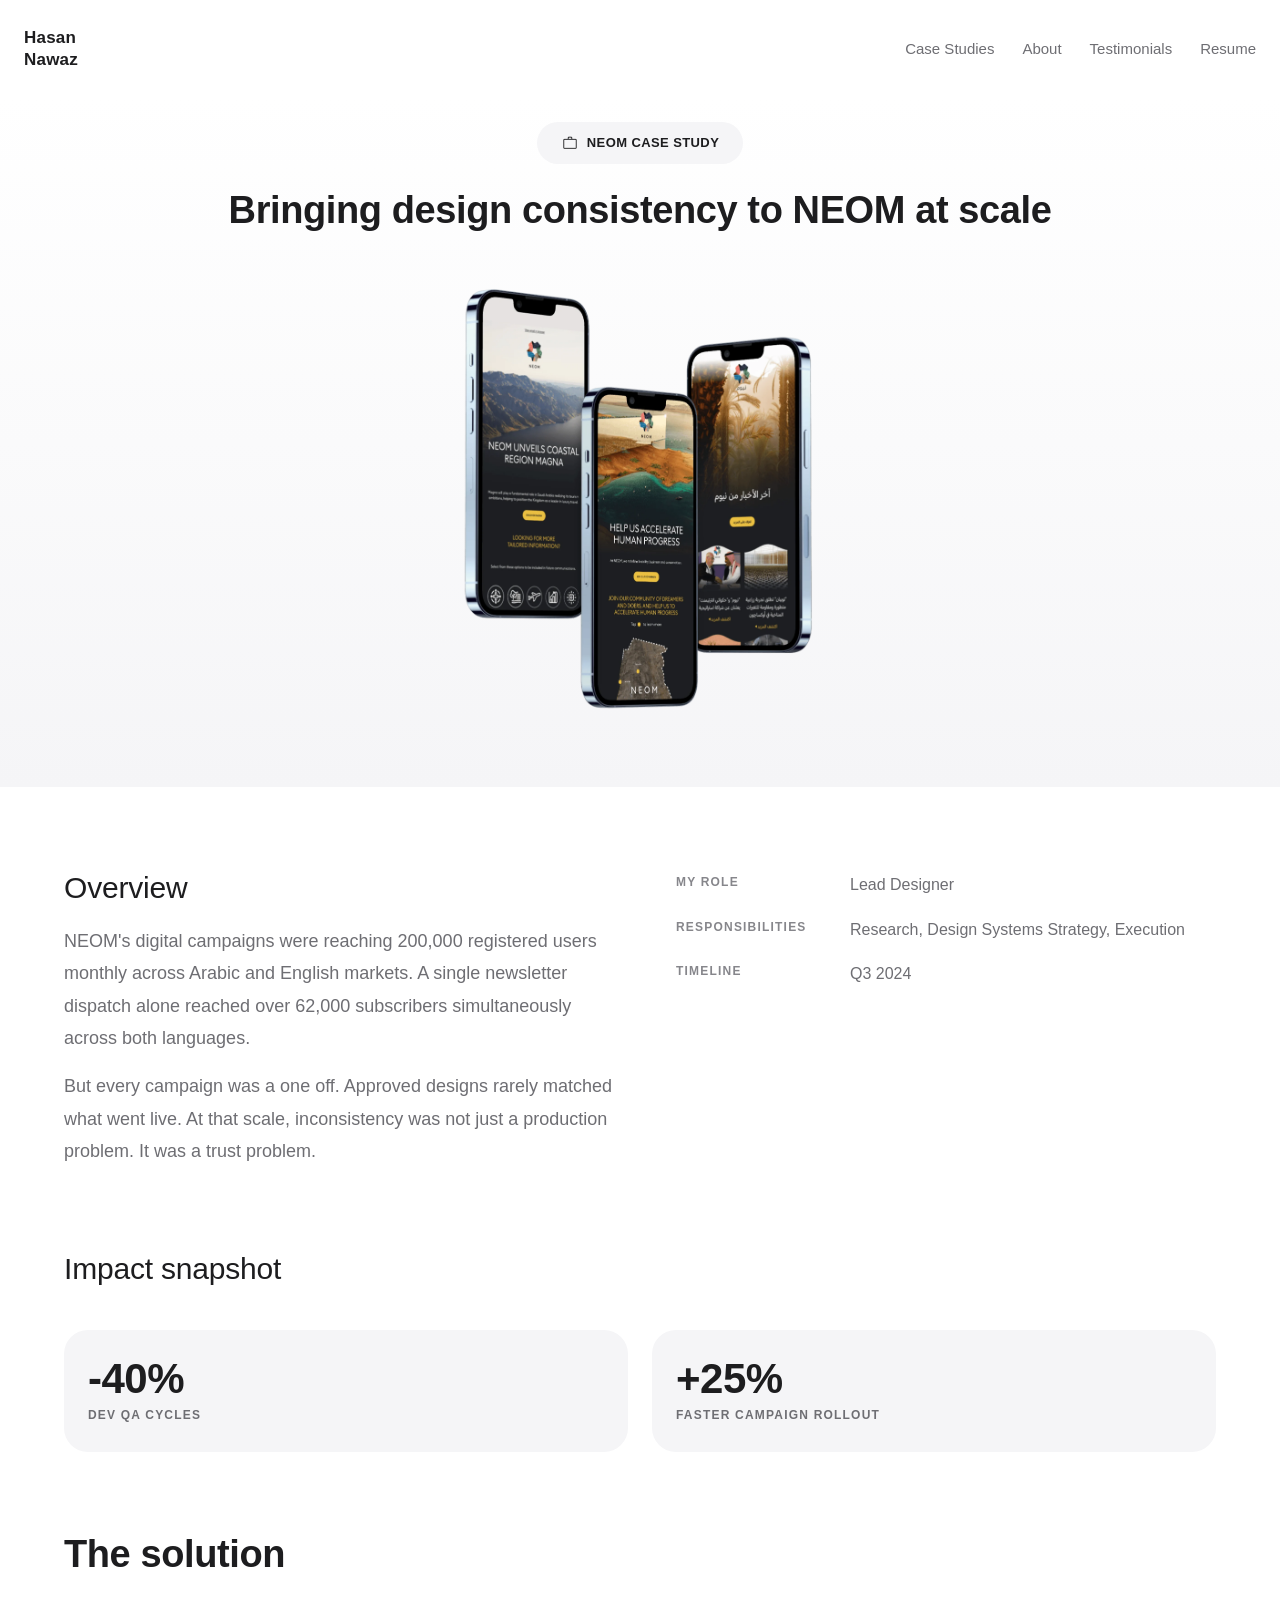
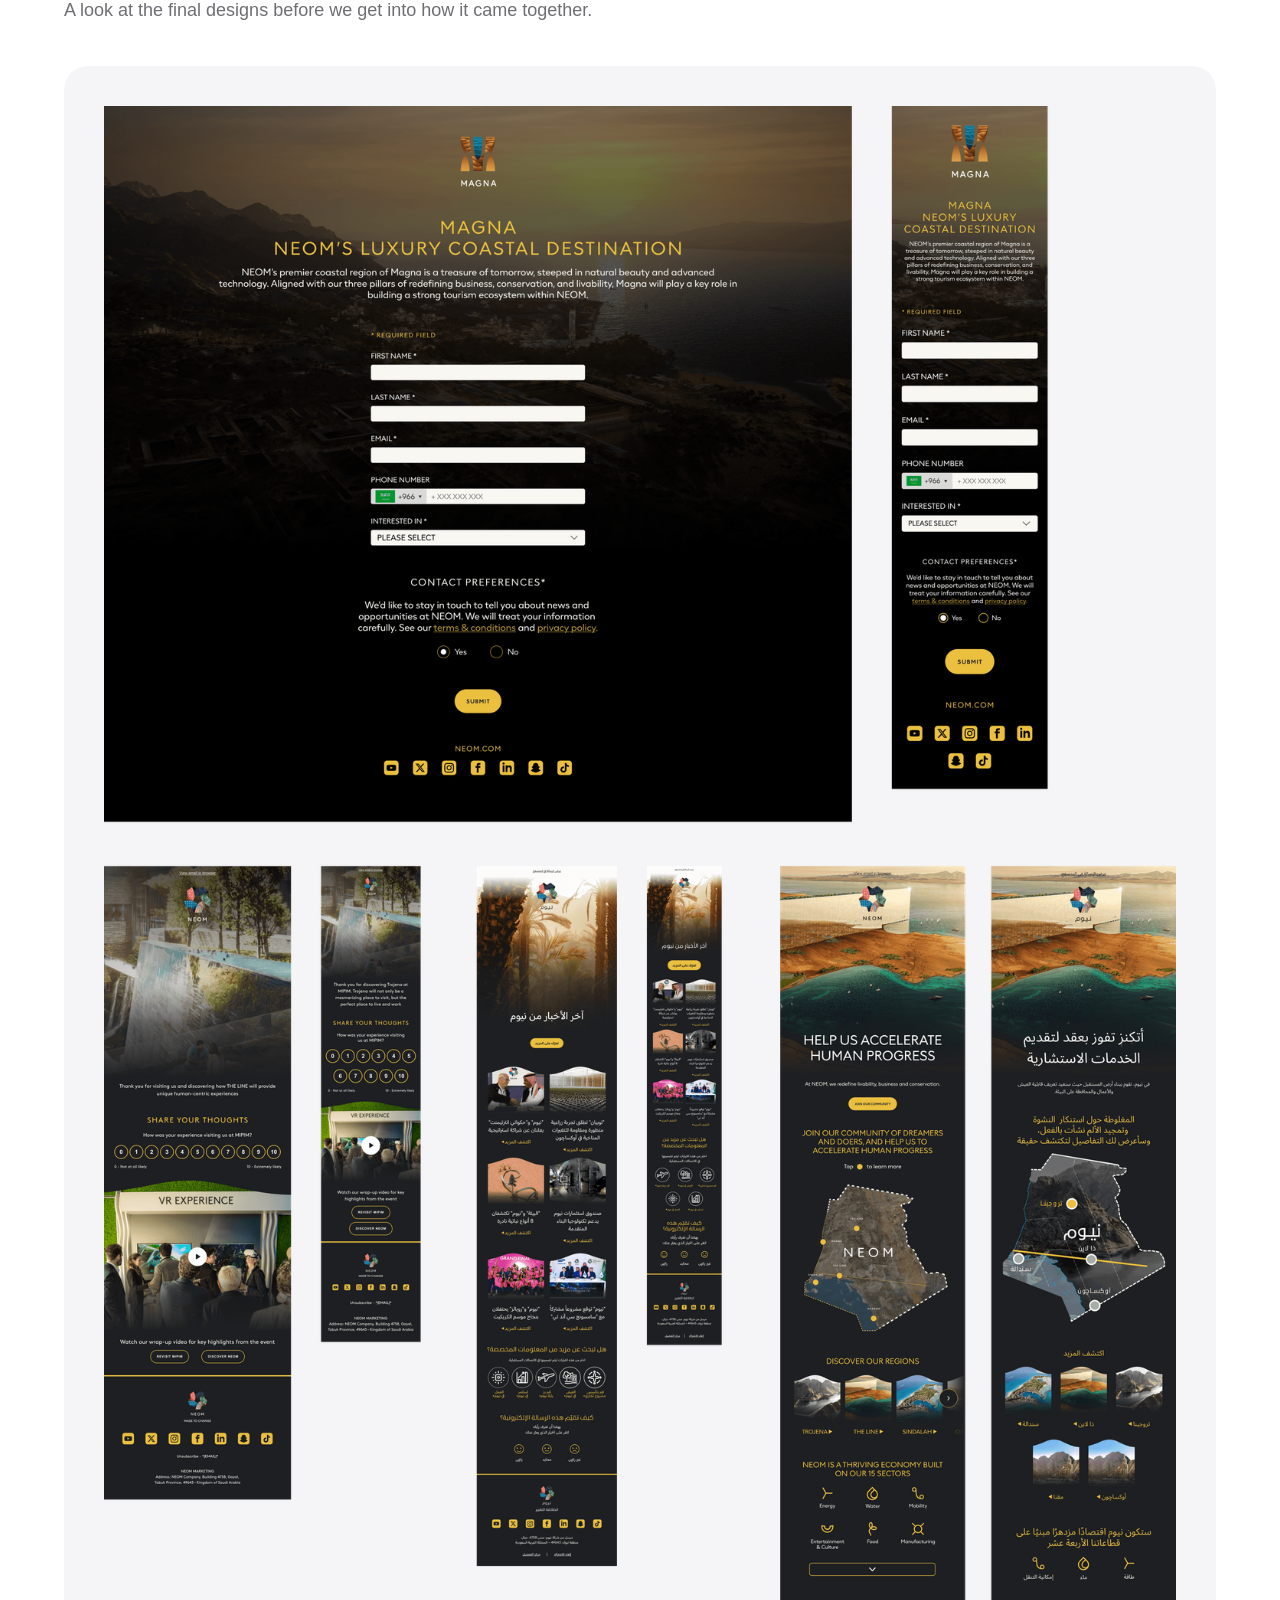
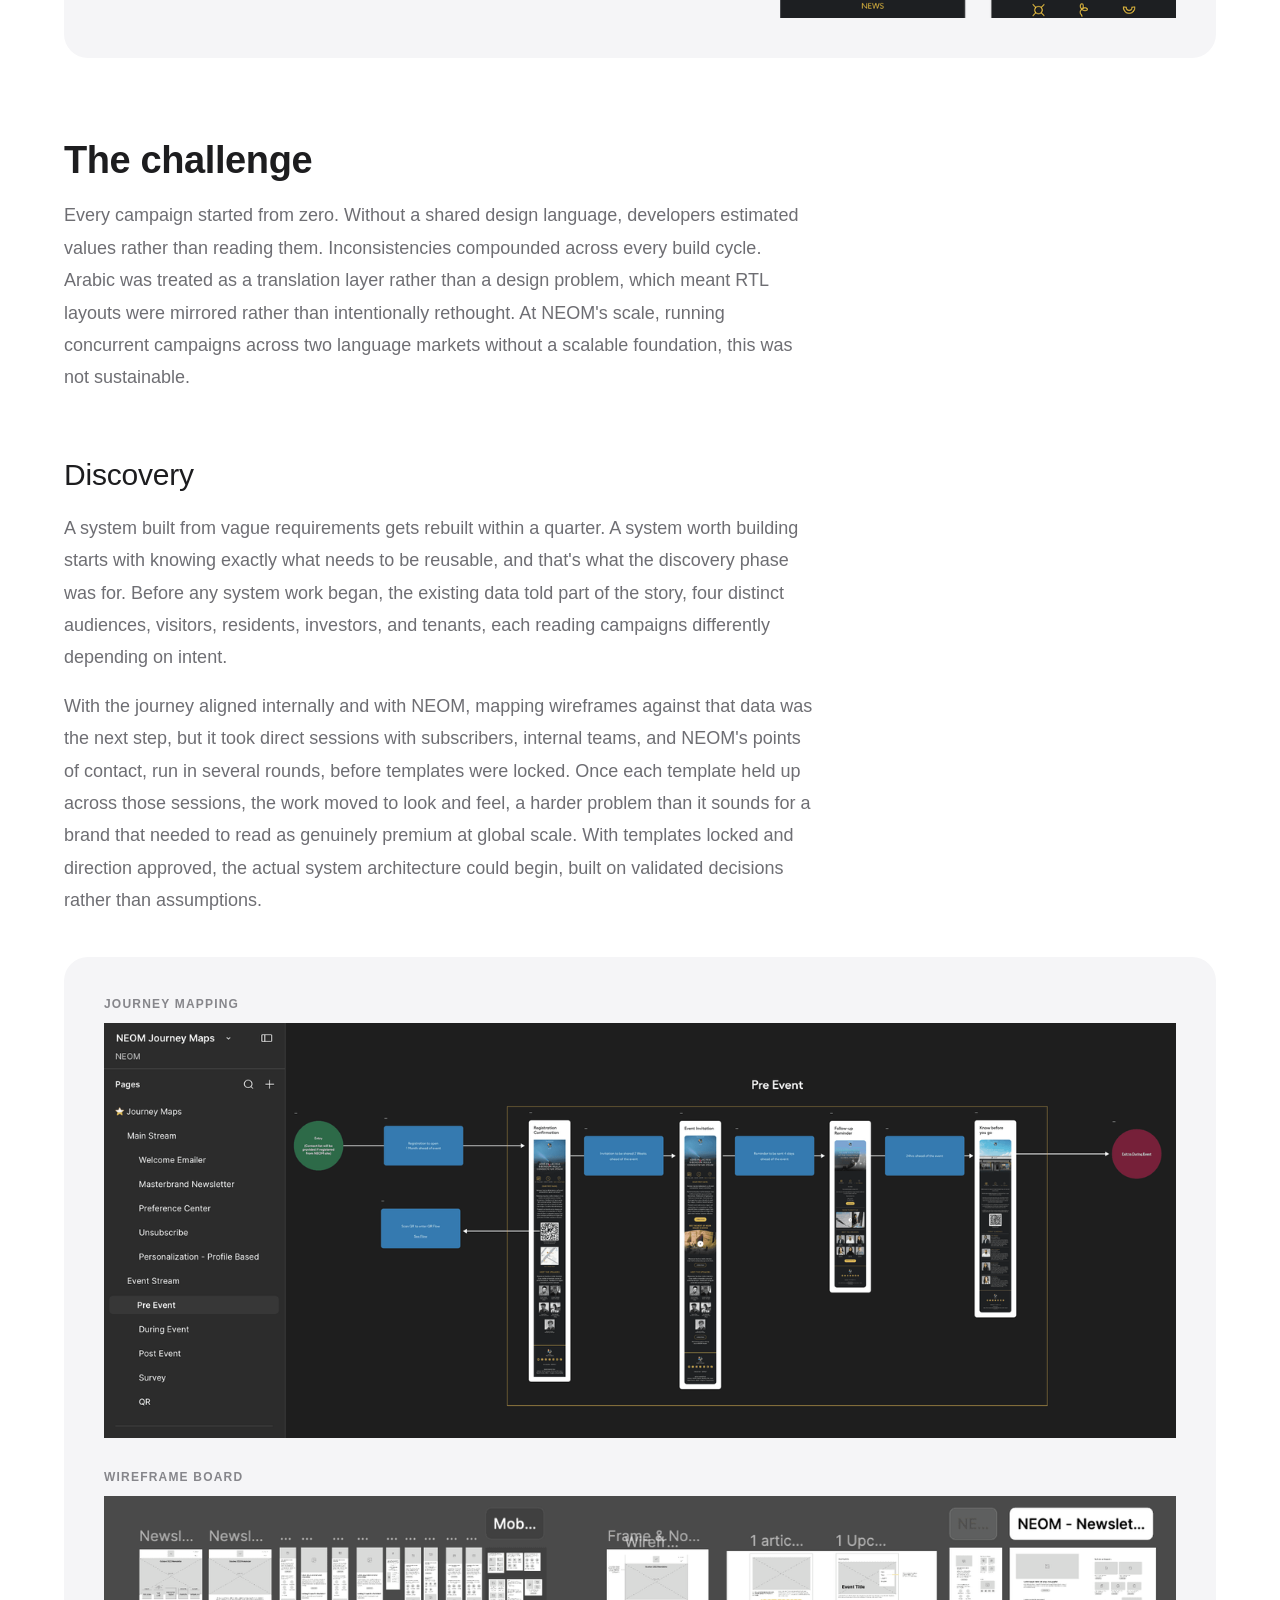
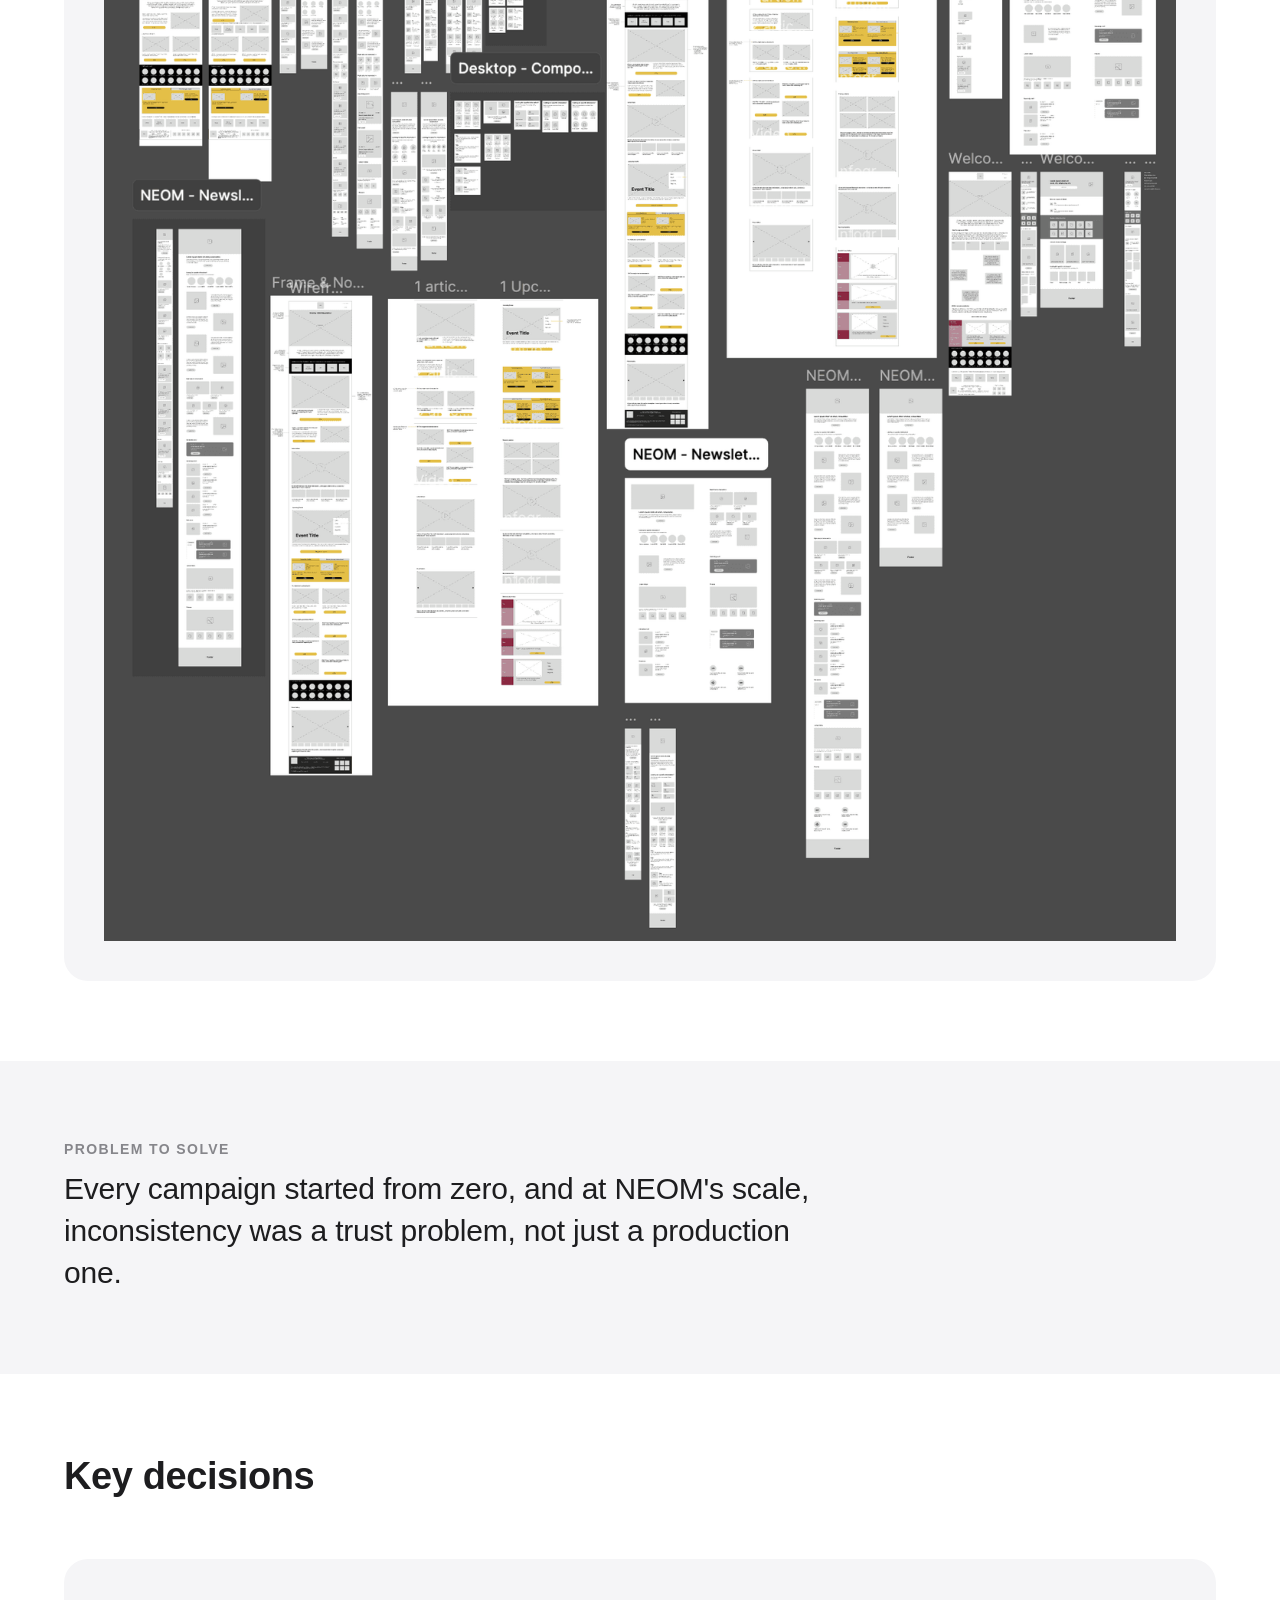
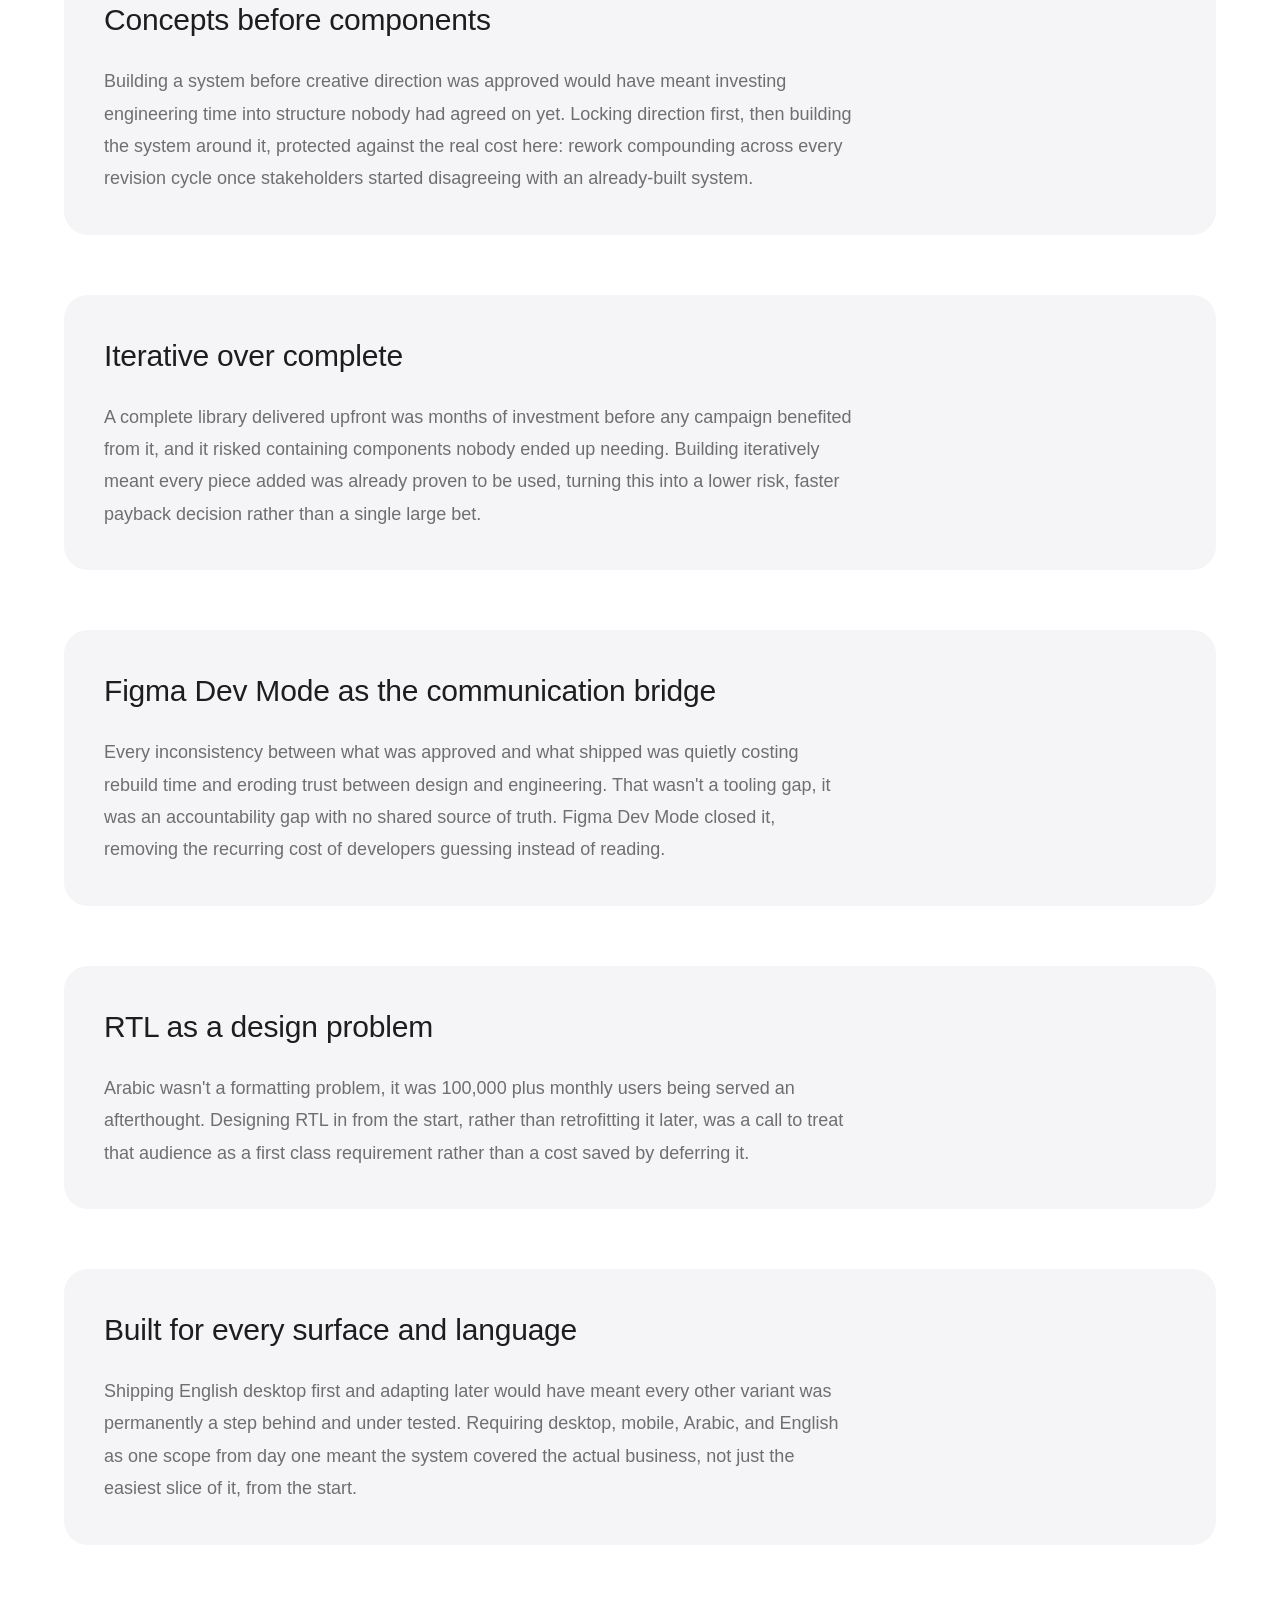
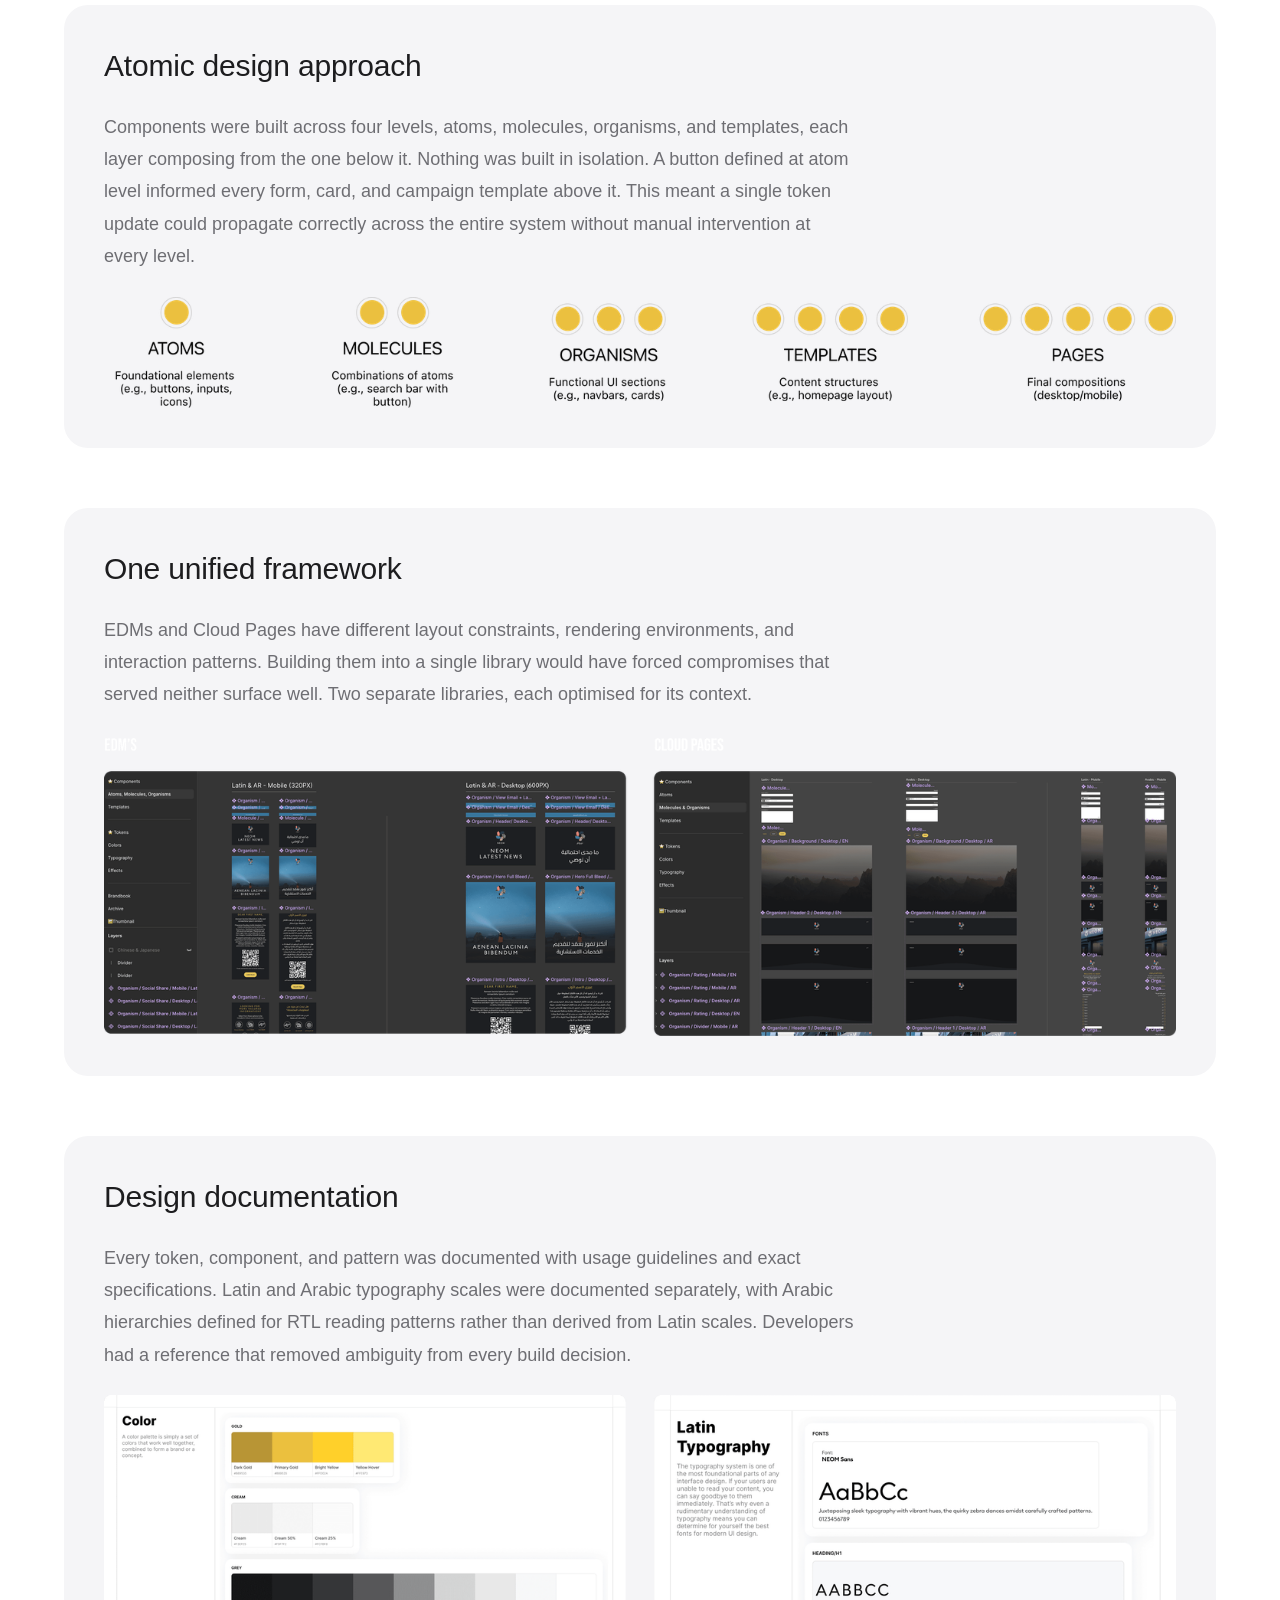
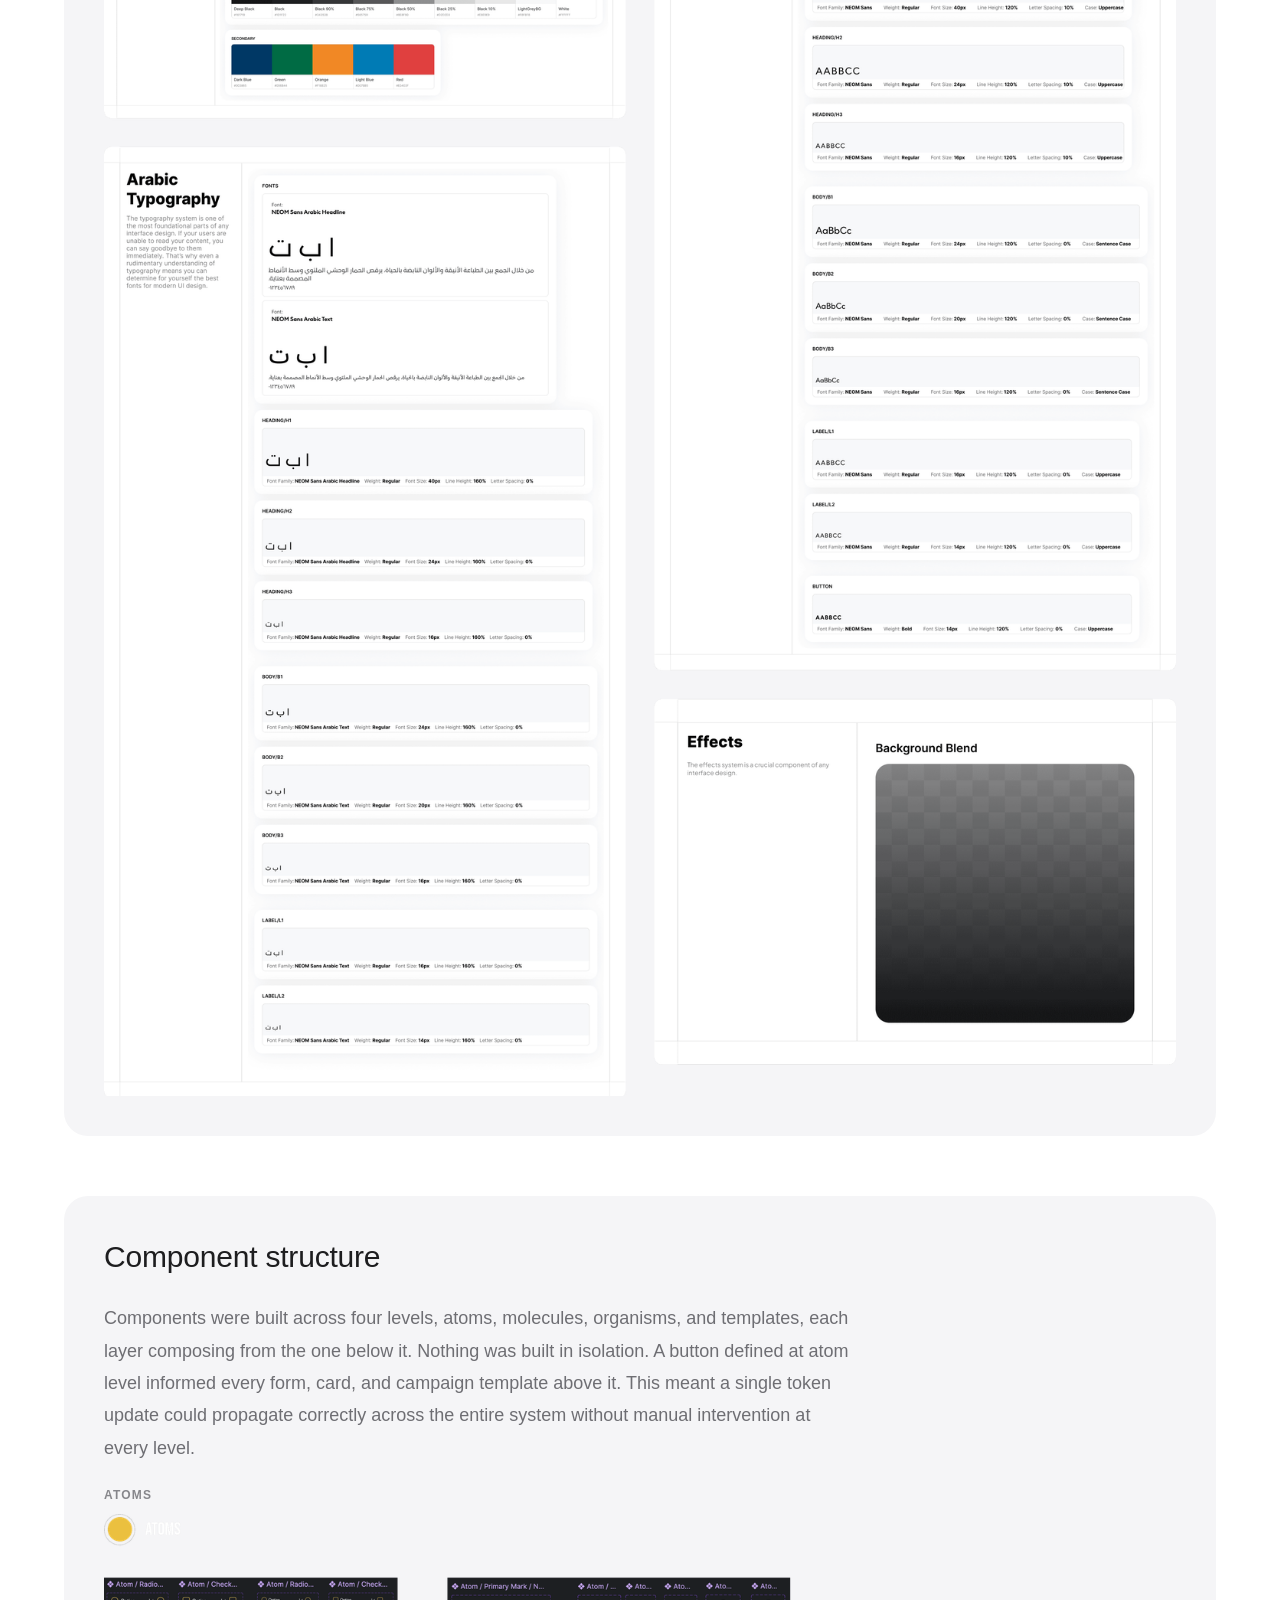
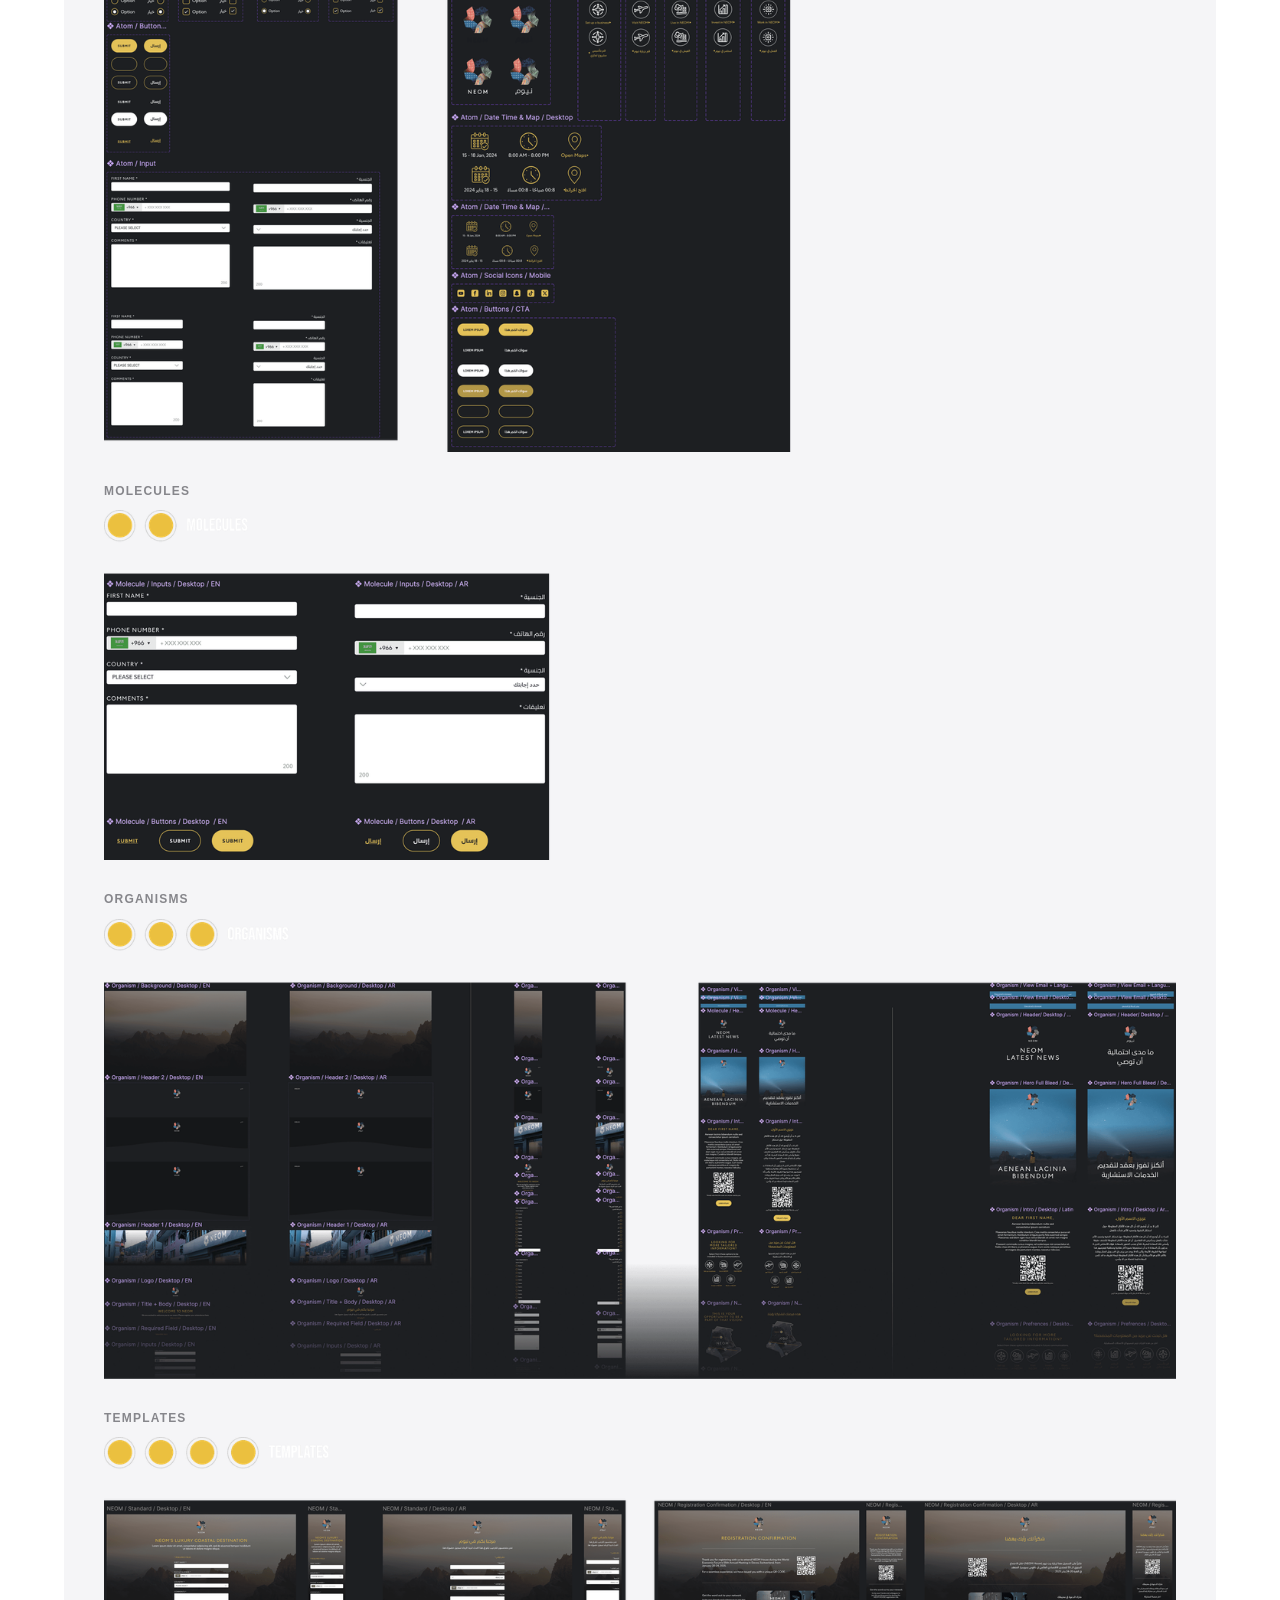
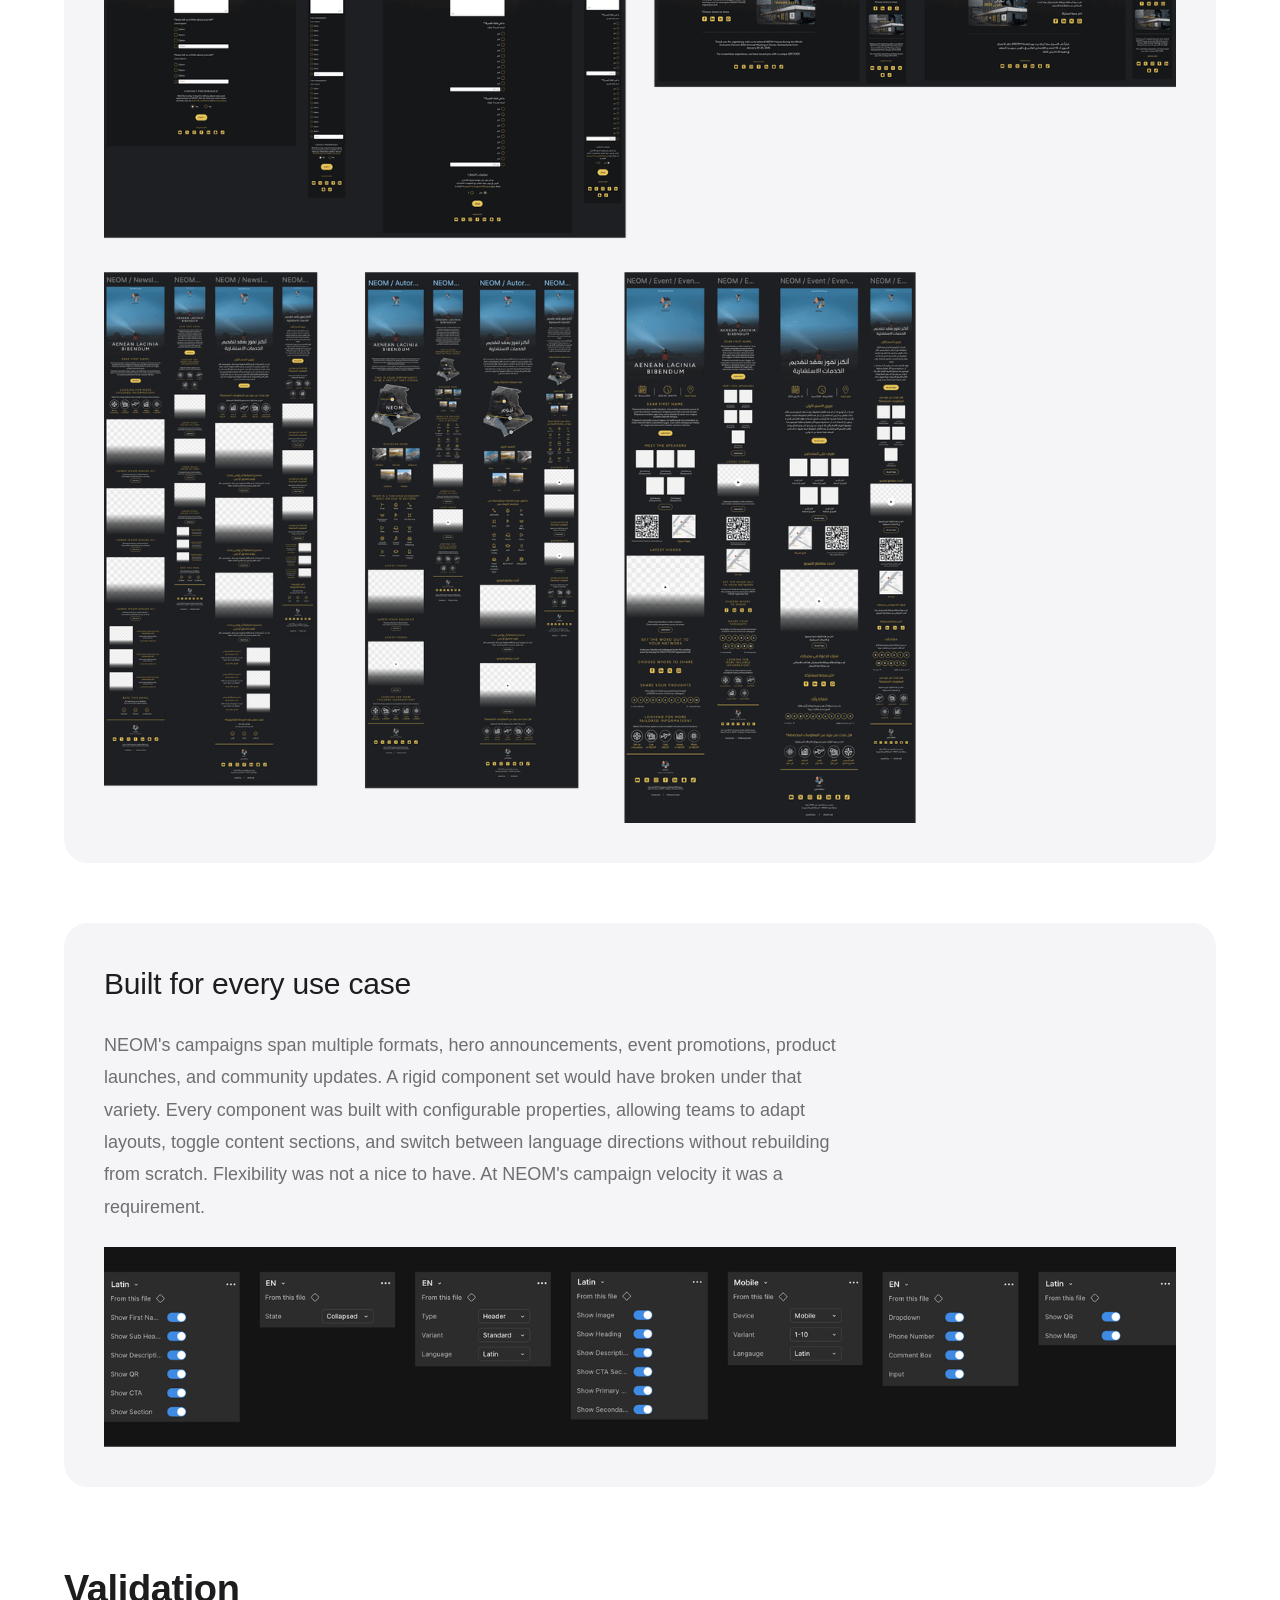
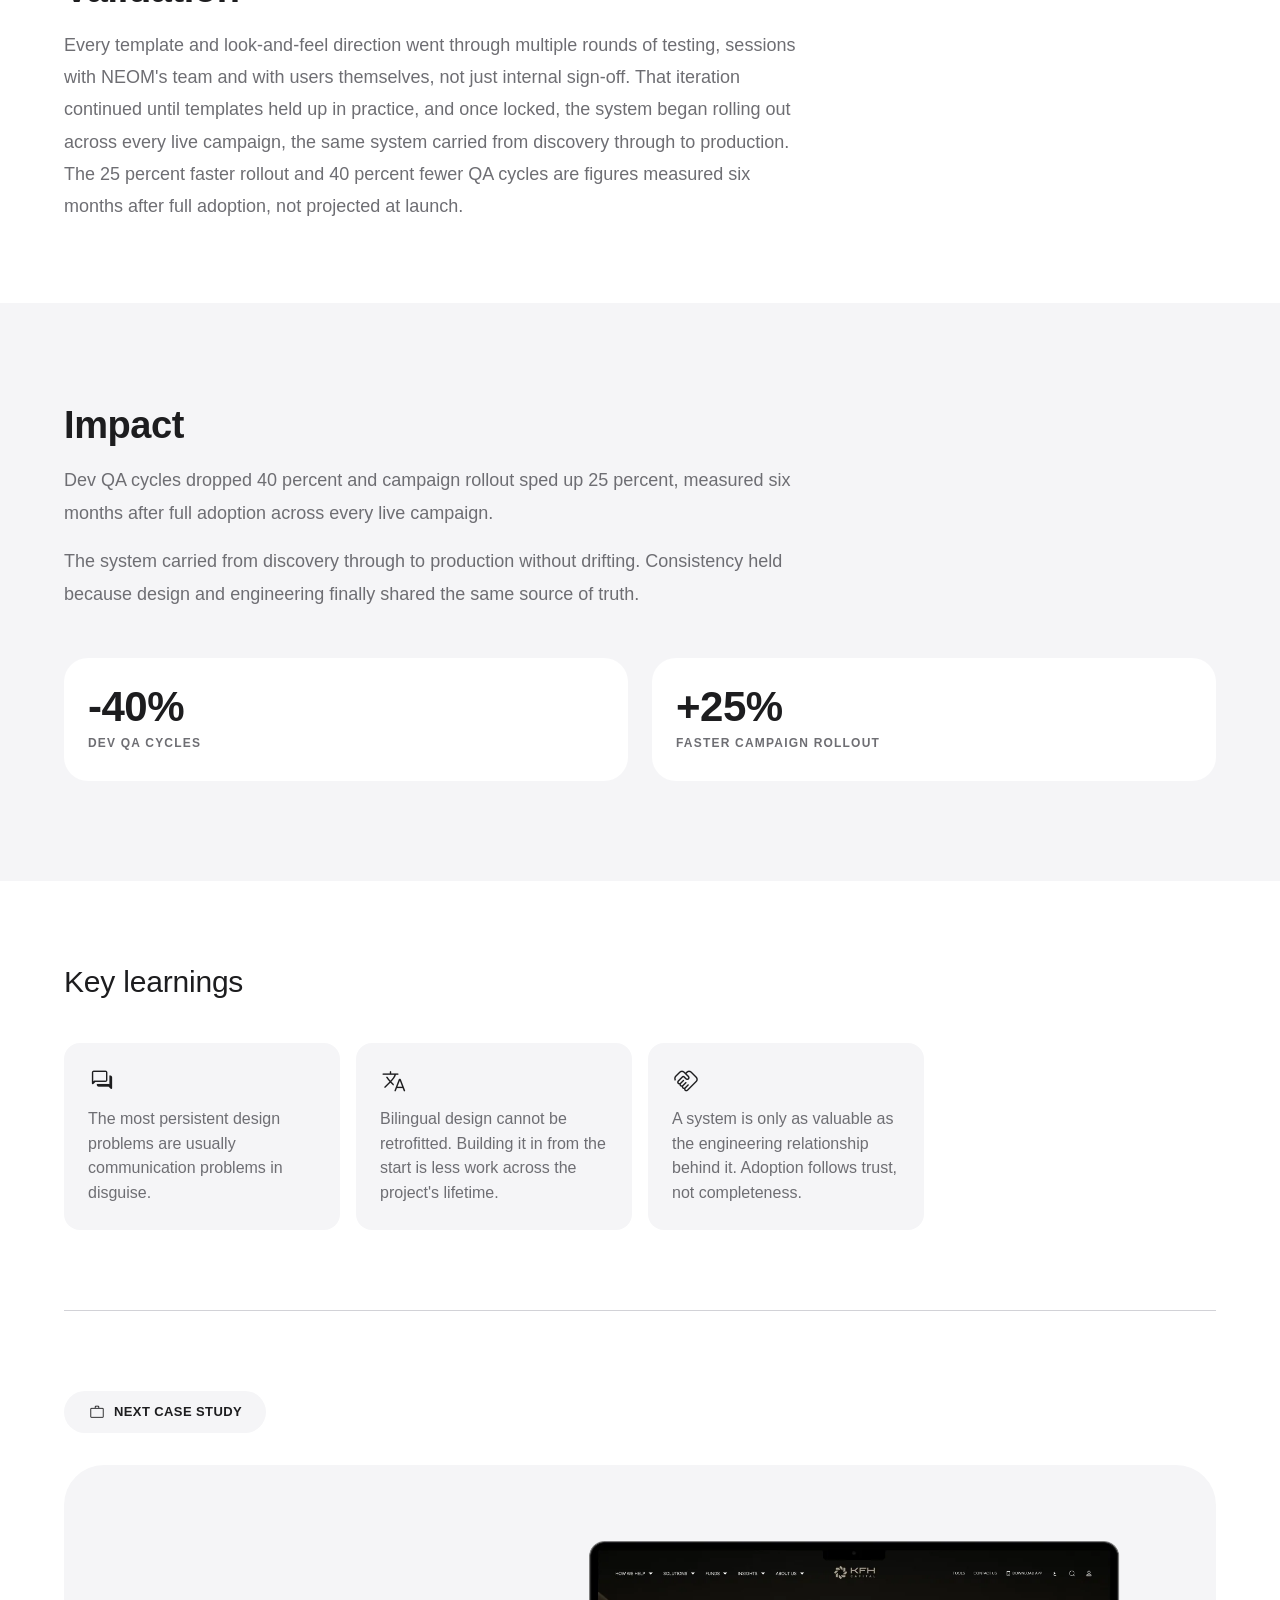
<file: neom.html>
<!DOCTYPE html>
<html lang="en">
<head>
<meta charset="utf-8">
<meta name="viewport" content="width=device-width, initial-scale=1">
<title>Bringing Design Consistency to NEOM at Scale | Hasan Nawaz</title>
<meta name="description" content="NEOM's campaigns reached 200,000 monthly users across Arabic and English markets, but every campaign started from zero. A bilingual atomic design system cut dev QA cycles 40 percent and sped up rollout 25 percent.">
<link rel="canonical" href="https://hasannawaz.com/neom.html">
<meta property="og:type" content="article">
<meta property="og:url" content="https://hasannawaz.com/neom.html">
<meta property="og:title" content="Bringing Design Consistency to NEOM at Scale | Hasan Nawaz">
<meta property="og:description" content="NEOM's campaigns reached 200,000 monthly users across Arabic and English markets, but every campaign started from zero. A bilingual atomic design system cut dev QA cycles 40 percent and sped up rollout 25 percent.">
<meta property="og:image" content="https://hasannawaz.com/assets/img/shot-neom.webp">
<meta name="twitter:card" content="summary_large_image">
<meta name="twitter:title" content="Bringing Design Consistency to NEOM at Scale | Hasan Nawaz">
<meta name="twitter:description" content="NEOM's campaigns reached 200,000 monthly users across Arabic and English markets, but every campaign started from zero. A bilingual atomic design system cut dev QA cycles 40 percent and sped up rollout 25 percent.">
<meta name="twitter:image" content="https://hasannawaz.com/assets/img/shot-neom.webp">
<link rel="icon" type="image/webp" href="assets/img/favicon.webp">
<link rel="apple-touch-icon" href="assets/img/apple-touch-icon.png">
<link rel="preconnect" href="https://fonts.googleapis.com">
<link rel="preconnect" href="https://fonts.gstatic.com" crossorigin>
<link href="https://fonts.googleapis.com/css2?family=Material+Symbols+Rounded:opsz,wght,FILL,GRAD@20..48,100..700,0..1,-50..200&display=block" rel="stylesheet">
<link rel="stylesheet" href="css/style.css">
</head>
<body class="cs-page">

<!-- ============ NAV ============ -->
<header class="nav" id="nav">
  <div class="nav__inner">
    <a class="logo" href="index.html">
      <span class="logo__wordmark">Hasan<br>Nawaz</span>
    </a>
    <nav class="nav__links" aria-label="Primary">
      <a href="index.html" class="nav__home-link">Home</a>
      <a href="index.html#casestudies">Case Studies</a>
      <a href="about.html">About</a>
      <a href="index.html#testimonials">Testimonials</a>
      <a href="https://drive.google.com/file/d/1DaOdA3P_wK8-W2BRthta7aoy5WwOSw5g/view?usp=sharing" target="_blank" rel="noopener">Resume</a>
    </nav>
    <button class="nav__burger" id="burger" aria-label="Menu" aria-expanded="false">
      <span></span><span></span>
    </button>
  </div>
</header>

<main class="cs">

  <!-- ============ HERO ============ -->
  <section class="cs-hero">
    <div class="cs-shell">
      <div class="cs-hero__head">
        <span class="pill"><span class="ms" aria-hidden="true">work</span>NEOM Case Study</span>
        <h1 class="cs-hero__title">Bringing design consistency to NEOM at scale</h1>
      </div>
      <figure class="cs-hero__media cs-hero__media--neom">
        <img src="assets/img/shot-neom.webp" alt="NEOM bilingual campaign system across mobile devices">
      </figure>
    </div>
  </section>

  <!-- ============ OVERVIEW ============ -->
  <section class="cs-shell">
    <div class="cs-overview">
      <div class="cs-overview__main reveal">
        <h3 class="cs-h3">Overview</h3>
        <div class="cs-prose">
          <p class="cs-body">NEOM's digital campaigns were reaching 200,000 registered users monthly across Arabic and English markets. A single newsletter dispatch alone reached over 62,000 subscribers simultaneously across both languages.</p>
          <p class="cs-body">But every campaign was a one off. Approved designs rarely matched what went live. At that scale, inconsistency was not just a production problem. It was a trust problem.</p>
        </div>
      </div>
      <div class="cs-overview__meta reveal">
        <div class="cs-metarow">
          <span class="cs-metarow__label">My Role</span>
          <span class="cs-metarow__value">Lead Designer</span>
        </div>
        <div class="cs-metarow">
          <span class="cs-metarow__label">Responsibilities</span>
          <span class="cs-metarow__value">Research, Design Systems Strategy, Execution</span>
        </div>
        <div class="cs-metarow">
          <span class="cs-metarow__label">Timeline</span>
          <span class="cs-metarow__value">Q3 2024</span>
        </div>
      </div>
    </div>
  </section>

  <!-- ============ IMPACT SNAPSHOT ============ -->
  <section class="cs-shell">
    <div class="cs-block reveal">
      <h3 class="cs-h3">Impact snapshot</h3>
      <div class="cs-statgrid">
        <div class="cs-statcard">
          <span class="cs-statcard__num" data-count="40" data-prefix="-" data-suffix="%" data-decimals="0">-40%</span>
          <span class="cs-statcard__label">Dev QA cycles</span>
        </div>
        <div class="cs-statcard">
          <span class="cs-statcard__num" data-count="25" data-prefix="+" data-suffix="%" data-decimals="0">+25%</span>
          <span class="cs-statcard__label">Faster campaign rollout</span>
        </div>
      </div>
    </div>
  </section>

  <!-- ============ THE SOLUTION ============ -->
  <section class="cs-shell">
    <div class="cs-block">
      <div class="cs-titled-prose reveal">
        <h2 class="cs-h2">The solution</h2>
        <div class="cs-prose">
          <p class="cs-body">A look at the final designs before we get into how it came together.</p>
        </div>
      </div>
      <div class="cs-block reveal">
        <div class="cs-figrow cs-figrow--stack">
          <figure class="cs-fig">
            <img src="assets/img/cs-neom-solution.webp" alt="NEOM bilingual EDM and campaign page designs">
          </figure>
        </div>
      </div>
    </div>
  </section>

  <!-- ============ THE CHALLENGE ============ -->
  <section class="cs-shell">
    <div class="cs-section">
      <div class="cs-block reveal">
        <div class="cs-titled-prose">
          <h2 class="cs-h2">The challenge</h2>
          <div class="cs-prose">
            <p class="cs-body">Every campaign started from zero. Without a shared design language, developers estimated values rather than reading them. Inconsistencies compounded across every build cycle. Arabic was treated as a translation layer rather than a design problem, which meant RTL layouts were mirrored rather than intentionally rethought. At NEOM's scale, running concurrent campaigns across two language markets without a scalable foundation, this was not sustainable.</p>
          </div>
        </div>
      </div>

      <div class="cs-block reveal">
        <div class="cs-titled-prose">
          <h3 class="cs-h3">Discovery</h3>
          <div class="cs-prose">
            <p class="cs-body">A system built from vague requirements gets rebuilt within a quarter. A system worth building starts with knowing exactly what needs to be reusable, and that's what the discovery phase was for. Before any system work began, the existing data told part of the story, four distinct audiences, visitors, residents, investors, and tenants, each reading campaigns differently depending on intent.</p>
            <p class="cs-body">With the journey aligned internally and with NEOM, mapping wireframes against that data was the next step, but it took direct sessions with subscribers, internal teams, and NEOM's points of contact, run in several rounds, before templates were locked. Once each template held up across those sessions, the work moved to look and feel, a harder problem than it sounds for a brand that needed to read as genuinely premium at global scale. With templates locked and direction approved, the actual system architecture could begin, built on validated decisions rather than assumptions.</p>
          </div>
        </div>
        <div class="cs-figrow cs-figrow--stack">
          <figure class="cs-fig">
            <span class="cs-fig__cap">Journey mapping</span>
            <img src="assets/img/cs-neom-discovery-map.webp" alt="NEOM pre-event journey map">
          </figure>
          <figure class="cs-fig">
            <span class="cs-fig__cap">Wireframe board</span>
            <img src="assets/img/cs-neom-discovery-wireframes.webp" alt="NEOM newsletter wireframe board">
          </figure>
        </div>
      </div>
    </div>
  </section>

  <!-- ============ CALLOUT ============ -->
  <section class="cs-callout reveal">
    <div class="cs-callout__inner">
      <span class="cs-callout__eyebrow">Problem To Solve</span>
      <h3 class="cs-callout__title">Every campaign started from zero, and at NEOM's scale, inconsistency was a trust problem, not just a production one.</h3>
    </div>
  </section>

  <!-- ============ KEY DECISIONS ============ -->
  <section class="cs-shell">
    <div class="cs-section">
      <div class="cs-head reveal">
        <h2 class="cs-h2">Key decisions</h2>
      </div>

      <div class="cs-decision reveal">
        <h3 class="cs-h3">Concepts before components</h3>
        <p class="cs-body">Building a system before creative direction was approved would have meant investing engineering time into structure nobody had agreed on yet. Locking direction first, then building the system around it, protected against the real cost here: rework compounding across every revision cycle once stakeholders started disagreeing with an already-built system.</p>
      </div>

      <div class="cs-decision reveal">
        <h3 class="cs-h3">Iterative over complete</h3>
        <p class="cs-body">A complete library delivered upfront was months of investment before any campaign benefited from it, and it risked containing components nobody ended up needing. Building iteratively meant every piece added was already proven to be used, turning this into a lower risk, faster payback decision rather than a single large bet.</p>
      </div>

      <div class="cs-decision reveal">
        <h3 class="cs-h3">Figma Dev Mode as the communication bridge</h3>
        <p class="cs-body">Every inconsistency between what was approved and what shipped was quietly costing rebuild time and eroding trust between design and engineering. That wasn't a tooling gap, it was an accountability gap with no shared source of truth. Figma Dev Mode closed it, removing the recurring cost of developers guessing instead of reading.</p>
      </div>

      <div class="cs-decision reveal">
        <h3 class="cs-h3">RTL as a design problem</h3>
        <p class="cs-body">Arabic wasn't a formatting problem, it was 100,000 plus monthly users being served an afterthought. Designing RTL in from the start, rather than retrofitting it later, was a call to treat that audience as a first class requirement rather than a cost saved by deferring it.</p>
      </div>

      <div class="cs-decision reveal">
        <h3 class="cs-h3">Built for every surface and language</h3>
        <p class="cs-body">Shipping English desktop first and adapting later would have meant every other variant was permanently a step behind and under tested. Requiring desktop, mobile, Arabic, and English as one scope from day one meant the system covered the actual business, not just the easiest slice of it, from the start.</p>
      </div>

      <div class="cs-decision reveal">
        <h3 class="cs-h3">Atomic design approach</h3>
        <p class="cs-body">Components were built across four levels, atoms, molecules, organisms, and templates, each layer composing from the one below it. Nothing was built in isolation. A button defined at atom level informed every form, card, and campaign template above it. This meant a single token update could propagate correctly across the entire system without manual intervention at every level.</p>
        <div class="cs-figrow cs-figrow--stack">
          <figure class="cs-fig">
            <img src="assets/img/cs-neom-atomic.webp" alt="Atomic design levels: atoms, molecules, organisms, templates, pages">
          </figure>
        </div>
      </div>

      <div class="cs-decision reveal">
        <h3 class="cs-h3">One unified framework</h3>
        <p class="cs-body">EDMs and Cloud Pages have different layout constraints, rendering environments, and interaction patterns. Building them into a single library would have forced compromises that served neither surface well. Two separate libraries, each optimised for its context.</p>
        <div class="cs-figrow cs-figrow--stack">
          <figure class="cs-fig">
            <img src="assets/img/cs-neom-libraries.webp" alt="Figma EDM and Cloud Pages library structure">
          </figure>
        </div>
      </div>

      <div class="cs-decision reveal">
        <h3 class="cs-h3">Design documentation</h3>
        <p class="cs-body">Every token, component, and pattern was documented with usage guidelines and exact specifications. Latin and Arabic typography scales were documented separately, with Arabic hierarchies defined for RTL reading patterns rather than derived from Latin scales. Developers had a reference that removed ambiguity from every build decision.</p>
        <div class="cs-figrow cs-figrow--stack">
          <figure class="cs-fig">
            <img src="assets/img/cs-neom-documentation.webp" alt="NEOM design token documentation: color, Latin and Arabic typography, effects">
          </figure>
        </div>
      </div>

      <div class="cs-decision reveal">
        <h3 class="cs-h3">Component structure</h3>
        <p class="cs-body">Components were built across four levels, atoms, molecules, organisms, and templates, each layer composing from the one below it. Nothing was built in isolation. A button defined at atom level informed every form, card, and campaign template above it. This meant a single token update could propagate correctly across the entire system without manual intervention at every level.</p>
        <div class="cs-figrow cs-figrow--stack">
          <figure class="cs-fig">
            <span class="cs-fig__cap">Atoms</span>
            <img src="assets/img/cs-neom-component-atoms.webp" alt="Atom-level components: inputs, buttons, icons">
          </figure>
          <figure class="cs-fig">
            <span class="cs-fig__cap">Molecules</span>
            <img src="assets/img/cs-neom-component-molecules.webp" alt="Molecule-level components: input groups and button sets">
          </figure>
          <figure class="cs-fig">
            <span class="cs-fig__cap">Organisms</span>
            <img src="assets/img/cs-neom-component-organisms.webp" alt="Organism-level components: headers and hero sections">
          </figure>
          <figure class="cs-fig">
            <span class="cs-fig__cap">Templates</span>
            <img src="assets/img/cs-neom-component-templates.webp" alt="Template-level compositions: full campaign layouts">
          </figure>
        </div>
      </div>

      <div class="cs-decision reveal">
        <h3 class="cs-h3">Built for every use case</h3>
        <p class="cs-body">NEOM's campaigns span multiple formats, hero announcements, event promotions, product launches, and community updates. A rigid component set would have broken under that variety. Every component was built with configurable properties, allowing teams to adapt layouts, toggle content sections, and switch between language directions without rebuilding from scratch. Flexibility was not a nice to have. At NEOM's campaign velocity it was a requirement.</p>
        <div class="cs-figrow cs-figrow--stack">
          <figure class="cs-fig">
            <img src="assets/img/cs-neom-usecase.webp" alt="Configurable component properties across devices and languages">
          </figure>
        </div>
      </div>
    </div>
  </section>

  <!-- ============ VALIDATION ============ -->
  <section class="cs-shell">
    <div class="cs-titled-prose reveal">
      <h2 class="cs-h2">Validation</h2>
      <div class="cs-prose">
        <p class="cs-body">Every template and look-and-feel direction went through multiple rounds of testing, sessions with NEOM's team and with users themselves, not just internal sign-off. That iteration continued until templates held up in practice, and once locked, the system began rolling out across every live campaign, the same system carried from discovery through to production. The 25 percent faster rollout and 40 percent fewer QA cycles are figures measured six months after full adoption, not projected at launch.</p>
      </div>
    </div>
  </section>

  <!-- ============ IMPACT ============ -->
  <section class="cs-impact reveal">
    <div class="cs-impact__inner">
      <div class="cs-titled-prose">
        <h2 class="cs-h2">Impact</h2>
        <div class="cs-prose">
          <p class="cs-body">Dev QA cycles dropped 40 percent and campaign rollout sped up 25 percent, measured six months after full adoption across every live campaign.</p>
          <p class="cs-body">The system carried from discovery through to production without drifting. Consistency held because design and engineering finally shared the same source of truth.</p>
        </div>
      </div>
      <div class="cs-statgrid">
        <div class="cs-statcard">
          <span class="cs-statcard__num" data-count="40" data-prefix="-" data-suffix="%" data-decimals="0">-40%</span>
          <span class="cs-statcard__label">Dev QA cycles</span>
        </div>
        <div class="cs-statcard">
          <span class="cs-statcard__num" data-count="25" data-prefix="+" data-suffix="%" data-decimals="0">+25%</span>
          <span class="cs-statcard__label">Faster campaign rollout</span>
        </div>
      </div>
    </div>
  </section>

  <!-- ============ KEY LEARNINGS ============ -->
  <section class="cs-shell">
    <div class="cs-learnings reveal">
      <h3 class="cs-h3">Key learnings</h3>
      <div class="cs-learnings__grid">
        <div class="cs-lesson">
          <span class="ms cs-lesson__icon" aria-hidden="true">forum</span>
          <p>The most persistent design problems are usually communication problems in disguise.</p>
        </div>
        <div class="cs-lesson">
          <span class="ms cs-lesson__icon" aria-hidden="true">translate</span>
          <p>Bilingual design cannot be retrofitted. Building it in from the start is less work across the project's lifetime.</p>
        </div>
        <div class="cs-lesson">
          <span class="ms cs-lesson__icon" aria-hidden="true">handshake</span>
          <p>A system is only as valuable as the engineering relationship behind it. Adoption follows trust, not completeness.</p>
        </div>
      </div>
    </div>
  </section>

  <div class="cs-shell"><div class="cs-divider"></div></div>

  <!-- ============ NEXT CASE STUDY ============ -->
  <section class="cs-shell">
    <div class="cs-next">
      <div class="cs-head reveal">
        <span class="pill"><span class="ms" aria-hidden="true">work</span>Next Case Study</span>
      </div>
      <a class="case reveal" href="kfh.html">
        <div class="case__body">
          <div class="case__content">
            <h5 class="case__brand">KFH Capital</h5>
            <div class="case__headline">
              <h3 class="case__title">Repositioning KFH Capital as an institutional leader</h3>
              <p class="case__desc">Rebuilt a wealth management platform around two distinct investor journeys.</p>
            </div>
            <div class="case__tags">
              <span class="tag">7 min read</span>
            </div>
          </div>
        </div>
        <figure class="case__media">
          <img src="assets/img/poster-kfh.webp" alt="Kuwait Finance House Capital website">
        </figure>
      </a>
    </div>
  </section>

</main>

<!-- ============ FOOTER ============ -->
<footer class="footer">
  <div class="footer__top">
    <p class="footer__name">Hasan Nawaz</p>
    <p class="footer__role">Senior Product Designer</p>
    <nav class="footer__links" aria-label="Footer">
      <a href="index.html">Home</a>
      <a href="index.html#casestudies">Case Studies</a>
      <a href="about.html">About</a>
      <a href="index.html#testimonials">Testimonials</a>
      <a href="https://drive.google.com/file/d/1DaOdA3P_wK8-W2BRthta7aoy5WwOSw5g/view?usp=sharing" target="_blank" rel="noopener">Resume</a>
    </nav>
  </div>
  <div class="footer__rule"></div>
  <div class="footer__bottom">
    <p class="footer__copy">© 2026 – Hasan Nawaz</p>
    <div class="footer__social">
      <a href="mailto:hello@hasannawaz.com" class="js-copy-email" data-email="hello@hasannawaz.com" aria-label="Copy email address"><span class="ms" aria-hidden="true">mail</span></a>
      <a href="https://www.linkedin.com/in/hnk001/" target="_blank" rel="noopener" aria-label="LinkedIn">
        <span class="ico-li" aria-hidden="true"><svg viewBox="0 0 24 24" fill="currentColor"><path d="M20.45 20.45h-3.55v-5.57c0-1.33-.02-3.04-1.85-3.04-1.85 0-2.14 1.45-2.14 2.94v5.67H9.35V9h3.41v1.56h.05c.47-.9 1.63-1.85 3.37-1.85 3.6 0 4.27 2.37 4.27 5.46v6.28zM5.34 7.43a2.06 2.06 0 1 1 0-4.13 2.06 2.06 0 0 1 0 4.13zM7.12 20.45H3.55V9h3.57v11.45zM22.22 0H1.77C.79 0 0 .77 0 1.72v20.56C0 23.23.79 24 1.77 24h20.45c.98 0 1.78-.77 1.78-1.72V1.72C24 .77 23.2 0 22.22 0z"/></svg></span>
      </a>
      <a href="https://www.instagram.com/hasan.uiux/" target="_blank" rel="noopener" aria-label="Instagram">
        <span class="ico-li" aria-hidden="true"><svg viewBox="0 0 24 24" fill="currentColor"><path d="M12 2.16c3.2 0 3.58.01 4.85.07 1.17.05 1.8.25 2.23.41.56.22.96.48 1.38.9.42.42.68.82.9 1.38.16.42.36 1.05.41 2.23.06 1.27.07 1.65.07 4.85s-.01 3.58-.07 4.85c-.05 1.17-.25 1.8-.41 2.23a3.7 3.7 0 0 1-.9 1.38 3.7 3.7 0 0 1-1.38.9c-.42.16-1.05.36-2.23.41-1.27.06-1.65.07-4.85.07s-3.58-.01-4.85-.07c-1.17-.05-1.8-.25-2.23-.41a3.7 3.7 0 0 1-1.38-.9 3.7 3.7 0 0 1-.9-1.38c-.16-.42-.36-1.05-.41-2.23-.06-1.27-.07-1.65-.07-4.85s.01-3.58.07-4.85c.05-1.17.25-1.8.41-2.23.22-.56.48-.96.9-1.38.42-.42.82-.68 1.38-.9.42-.16 1.05-.36 2.23-.41 1.27-.06 1.65-.07 4.85-.07M12 0C8.74 0 8.33.01 7.05.07 5.78.13 4.9.33 4.14.63a5.87 5.87 0 0 0-2.12 1.38A5.87 5.87 0 0 0 .64 4.14C.34 4.9.14 5.78.08 7.05.02 8.33 0 8.74 0 12s.02 3.67.08 4.95c.06 1.27.26 2.15.56 2.91.31.79.72 1.46 1.38 2.12.66.66 1.33 1.07 2.12 1.38.76.3 1.64.5 2.91.56 1.28.06 1.69.08 4.95.08s3.67-.02 4.95-.08c1.27-.06 2.15-.26 2.91-.56a5.87 5.87 0 0 0 2.12-1.38 5.87 5.87 0 0 0 1.38-2.12c.3-.76.5-1.64.56-2.91.06-1.28.08-1.69.08-4.95s-.02-3.67-.08-4.95c-.06-1.27-.26-2.15-.56-2.91a5.87 5.87 0 0 0-1.38-2.12A5.87 5.87 0 0 0 19.86.64c-.76-.3-1.64-.5-2.91-.56C15.67.02 15.26 0 12 0zm0 5.84A6.16 6.16 0 1 0 12 18.16 6.16 6.16 0 0 0 12 5.84zm0 10.16a4 4 0 1 1 0-8 4 4 0 0 1 0 8zm7.85-10.4a1.44 1.44 0 1 1-2.88 0 1.44 1.44 0 0 1 2.88 0z"/></svg></span>
      </a>
      <a href="https://x.com/hasannuiux" target="_blank" rel="noopener" aria-label="X (Twitter)">
        <span class="ico-li" aria-hidden="true"><svg viewBox="0 0 24 24" fill="currentColor"><path d="M18.24 2.25h3.3l-7.2 8.23 8.47 11.27h-6.63l-5.2-6.8-5.94 6.8H1.72l7.7-8.8L1.32 2.25h6.8l4.7 6.22zm-1.16 17.52h1.83L7.02 4.13H5.06z"/></svg></span>
      </a>
      <a href="https://www.behance.net/hnk001" target="_blank" rel="noopener" aria-label="Behance">
        <span class="ico-li" aria-hidden="true"><svg viewBox="0 0 24 24" fill="currentColor"><path d="M7.8 10.06c.85-.44 1.3-1.15 1.3-2.27 0-2.3-1.7-3.1-3.75-3.1H0v14.5h5.6c2.2 0 4.3-1.06 4.3-3.55 0-1.54-.73-2.7-2.1-3.58zM2.6 6.7h2.3c.9 0 1.7.25 1.7 1.3 0 .96-.65 1.36-1.55 1.36H2.6zm2.65 10.4H2.6v-3.34h2.7c1.1 0 1.98.47 1.98 1.7 0 1.24-.9 1.64-2.03 1.64zM14.7 4.35h5.65v1.5H14.7zM24 14.15c0-3.2-1.87-5.85-5.2-5.85-3.28 0-5.5 2.46-5.5 5.75 0 3.4 2.1 5.7 5.55 5.7 2.63 0 4.4-1.18 5.03-3.55h-2.42c-.2.68-1.1 1.42-2.5 1.42-1.87 0-2.9-1.02-2.98-3.02H24zm-8-1.9c.15-1.5 1.1-2.4 2.75-2.4 1.55 0 2.4 1 2.5 2.4z"/></svg></span>
      </a>
      <a href="https://medium.com/@hasannawaz97" target="_blank" rel="noopener" aria-label="Medium">
        <span class="ico-li" aria-hidden="true"><svg viewBox="0 0 24 24" fill="currentColor"><path d="M13.54 12a6.72 6.72 0 0 1-6.72 6.72A6.72 6.72 0 0 1 .1 12a6.72 6.72 0 0 1 6.72-6.72A6.72 6.72 0 0 1 13.54 12zM20.96 12c0 3.54-1.5 6.42-3.36 6.42-1.85 0-3.35-2.88-3.35-6.42s1.5-6.42 3.35-6.42c1.86 0 3.36 2.87 3.36 6.42zM24 12c0 3.17-.53 5.75-1.18 5.75-.66 0-1.19-2.58-1.19-5.75s.53-5.75 1.19-5.75C23.47 6.25 24 8.83 24 12z"/></svg></span>
      </a>
    </div>
  </div>
</footer>

<script src="js/main.js"></script>
</body>
</html>
</file>
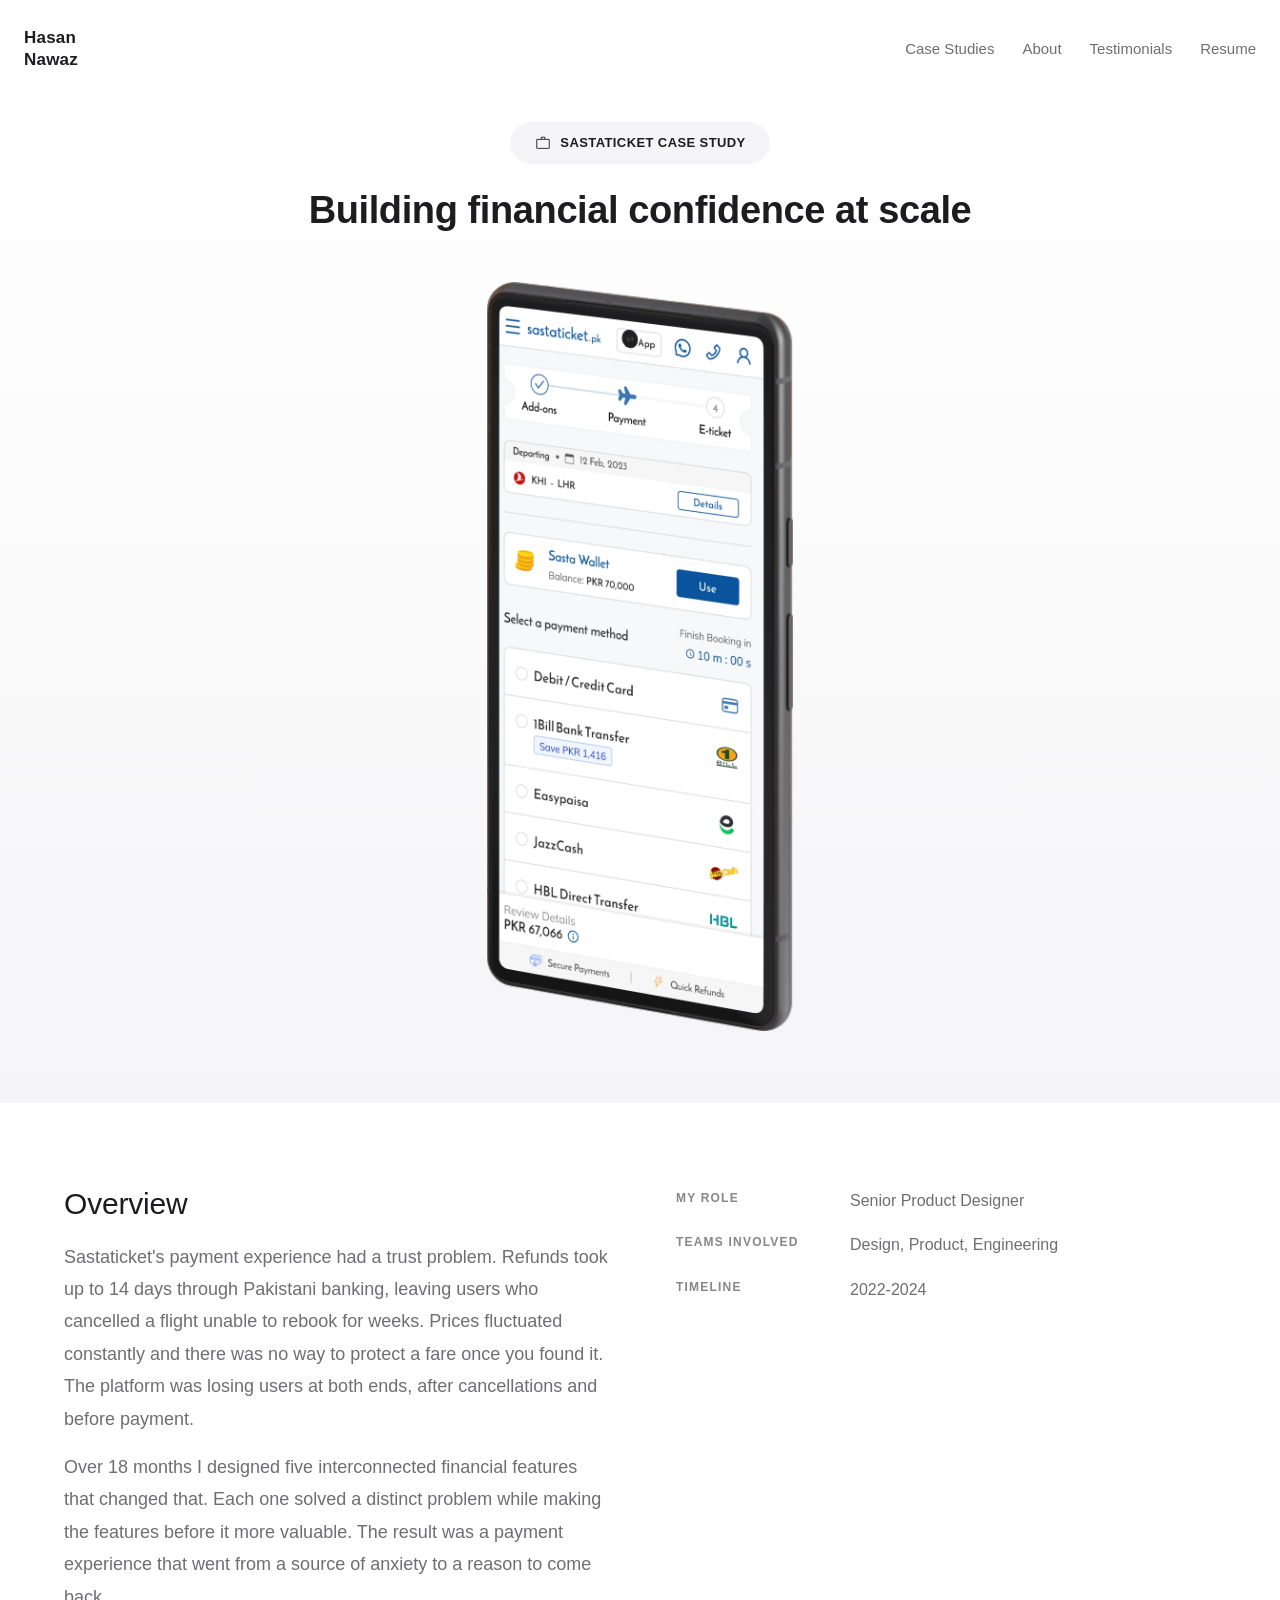
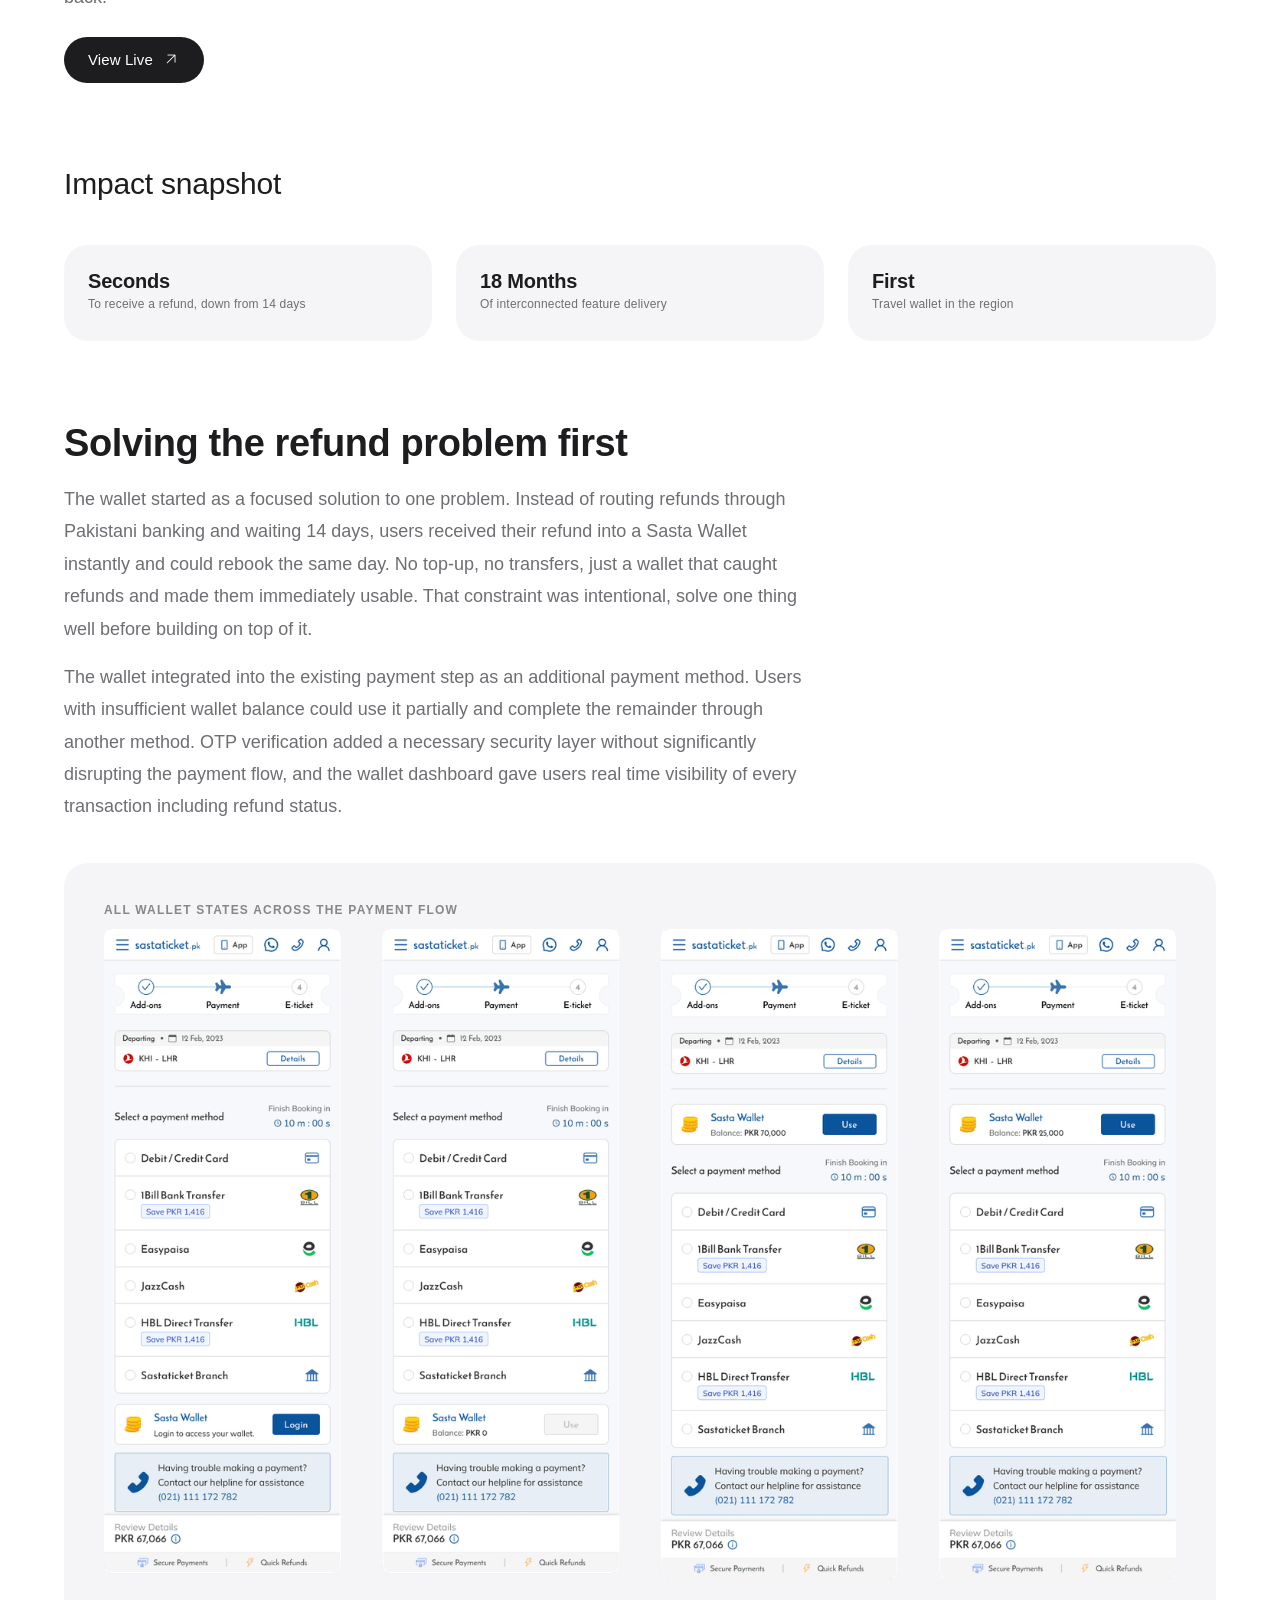
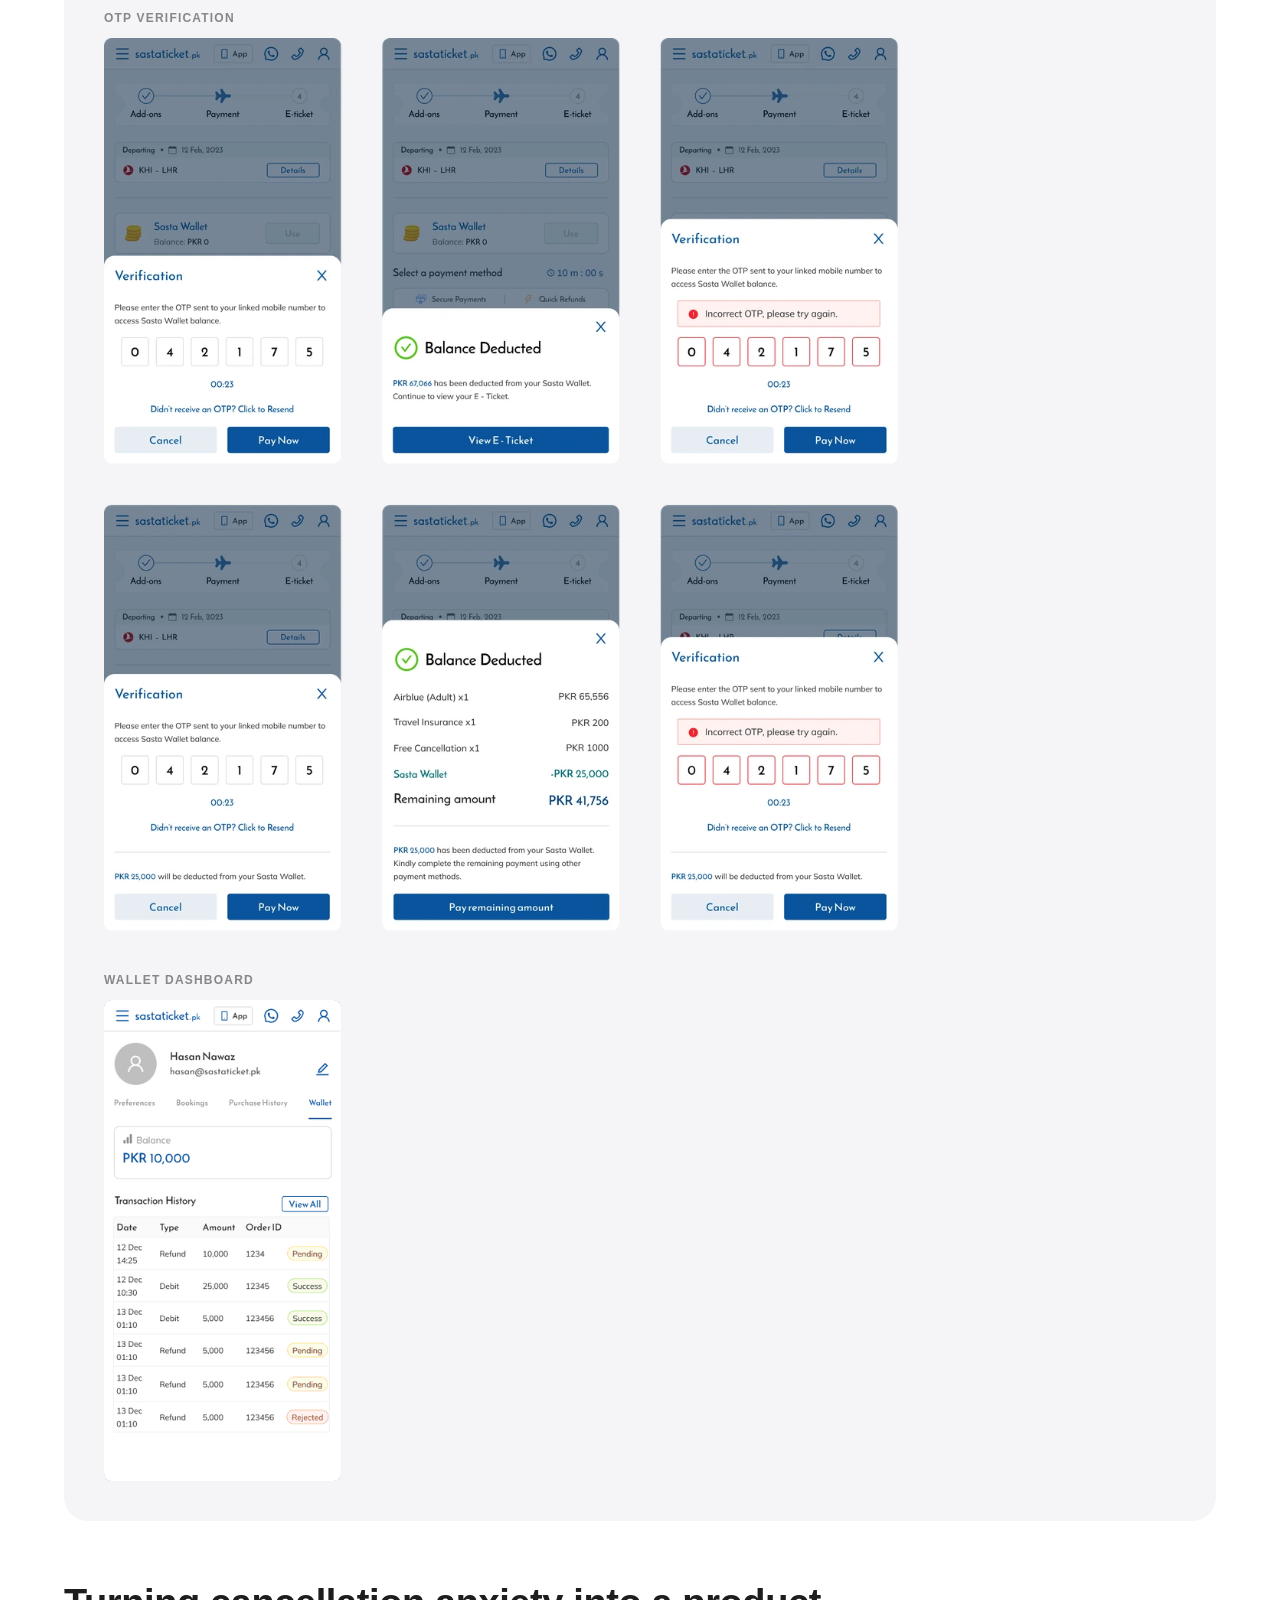
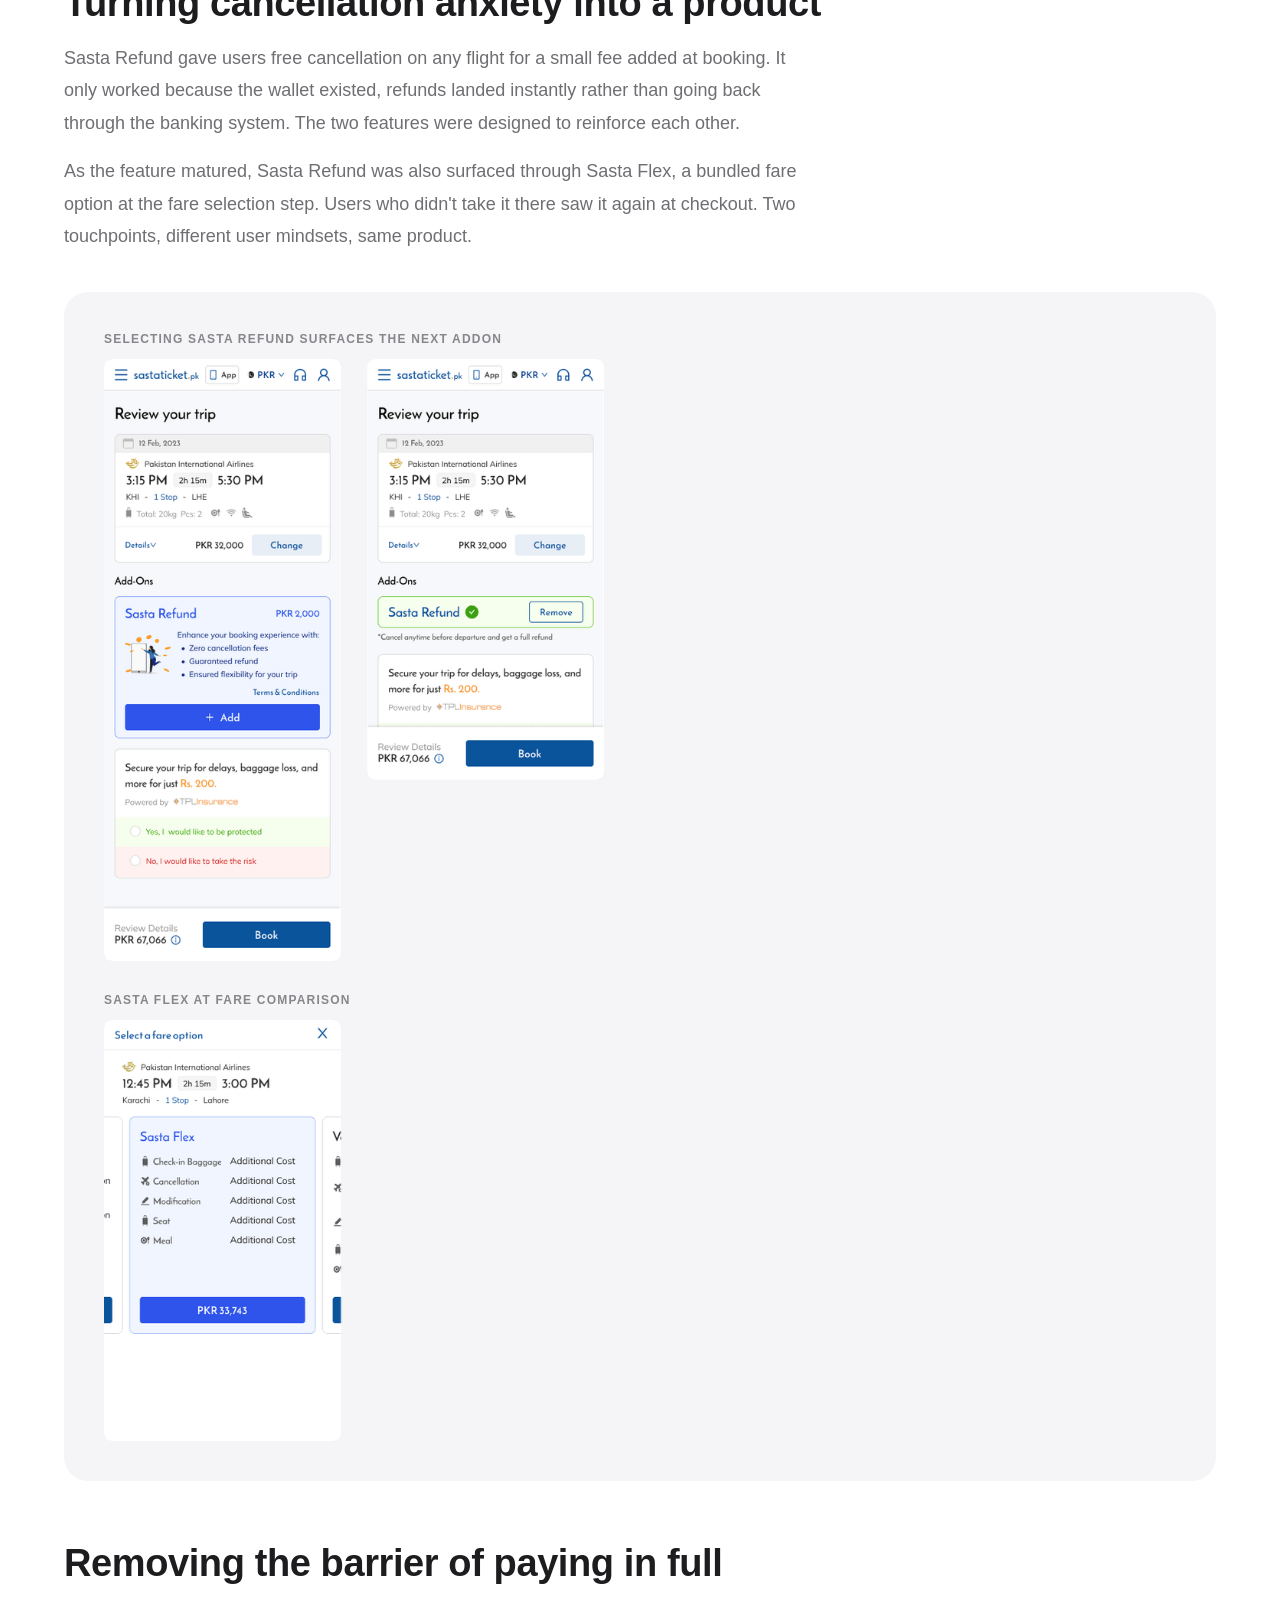
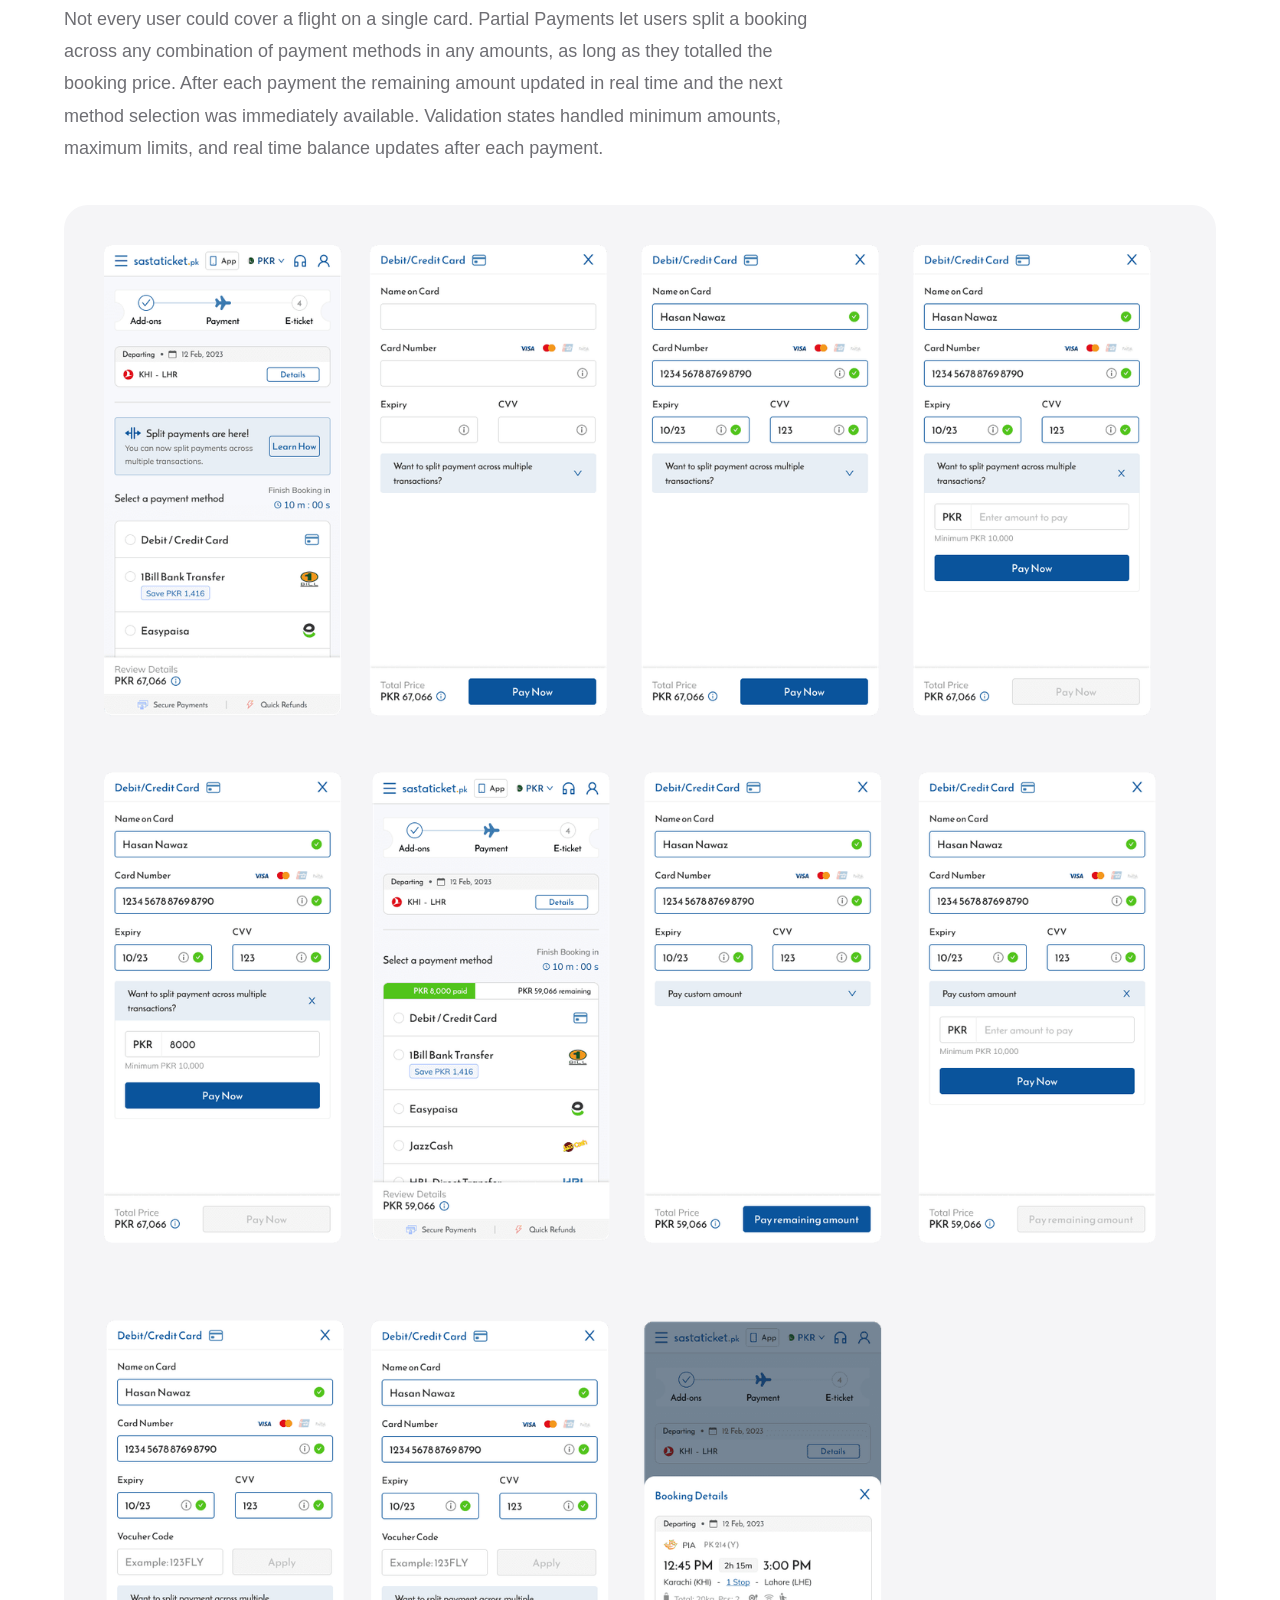
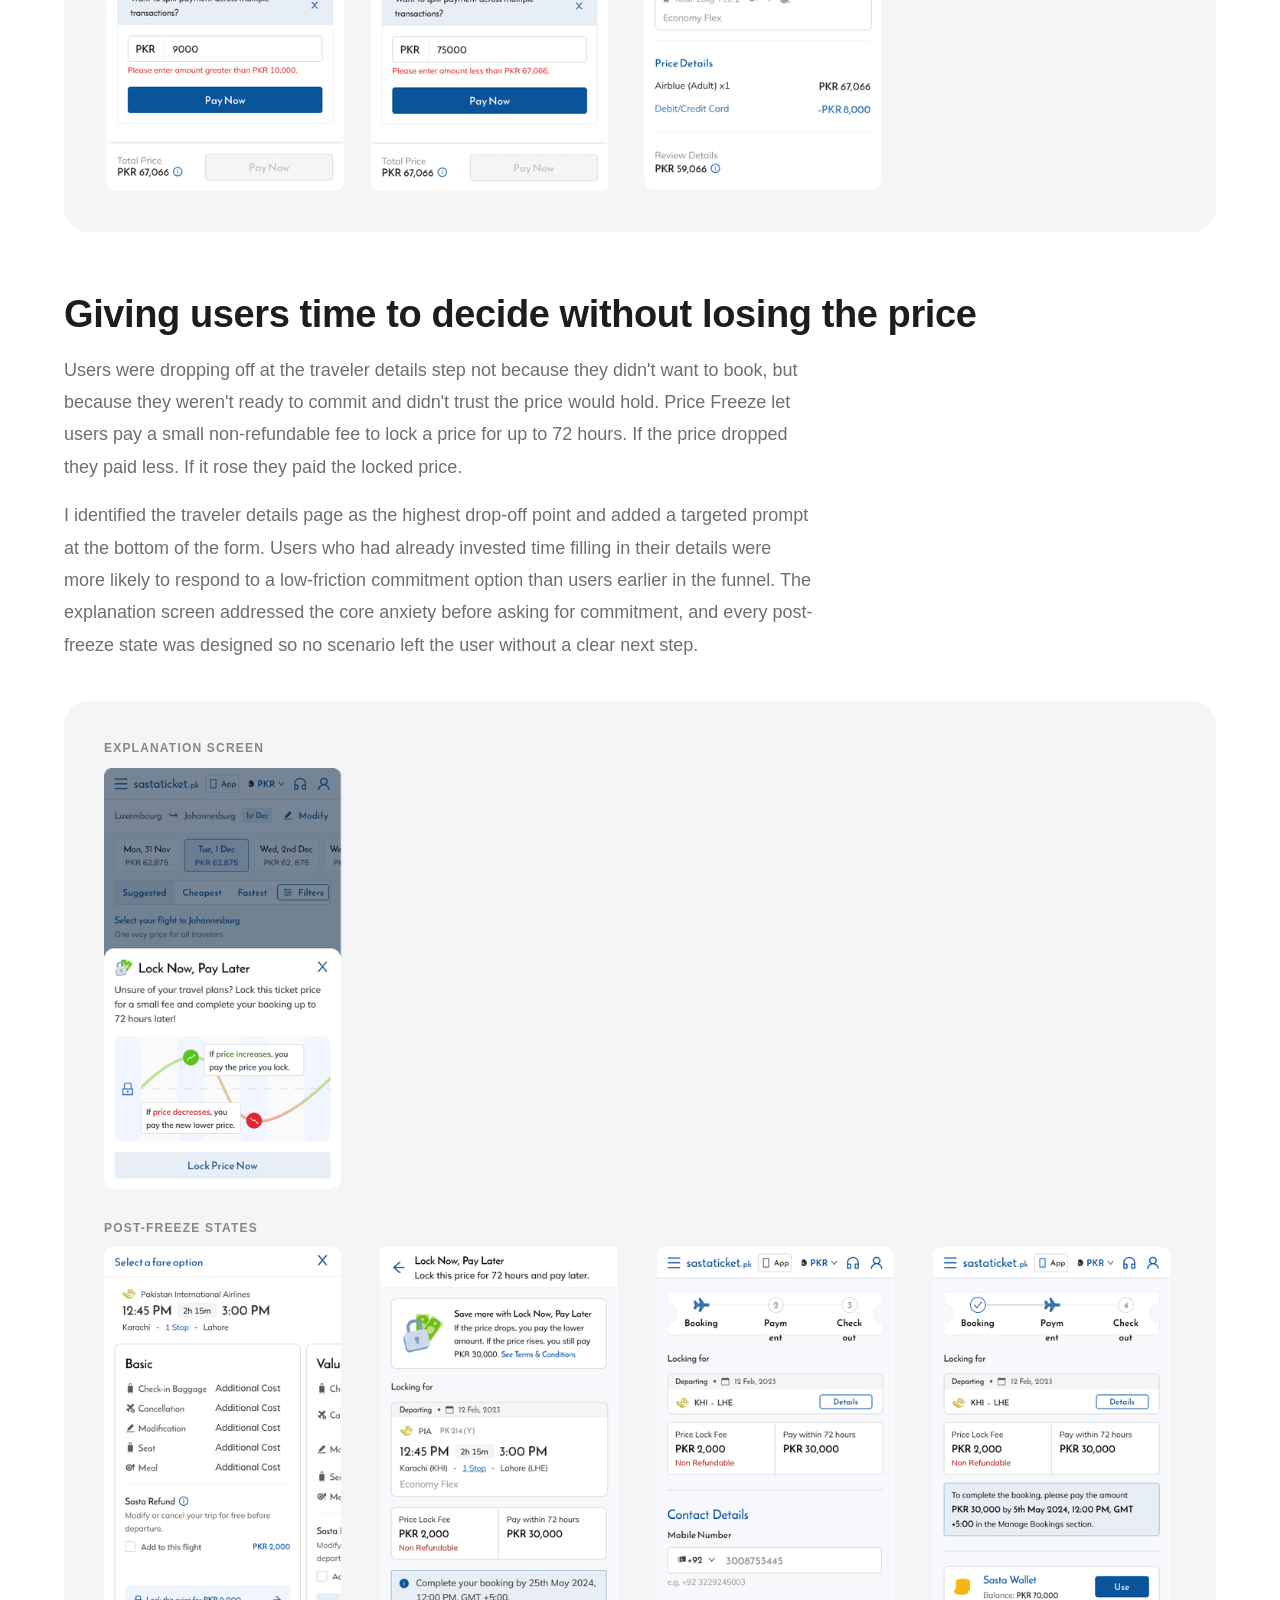
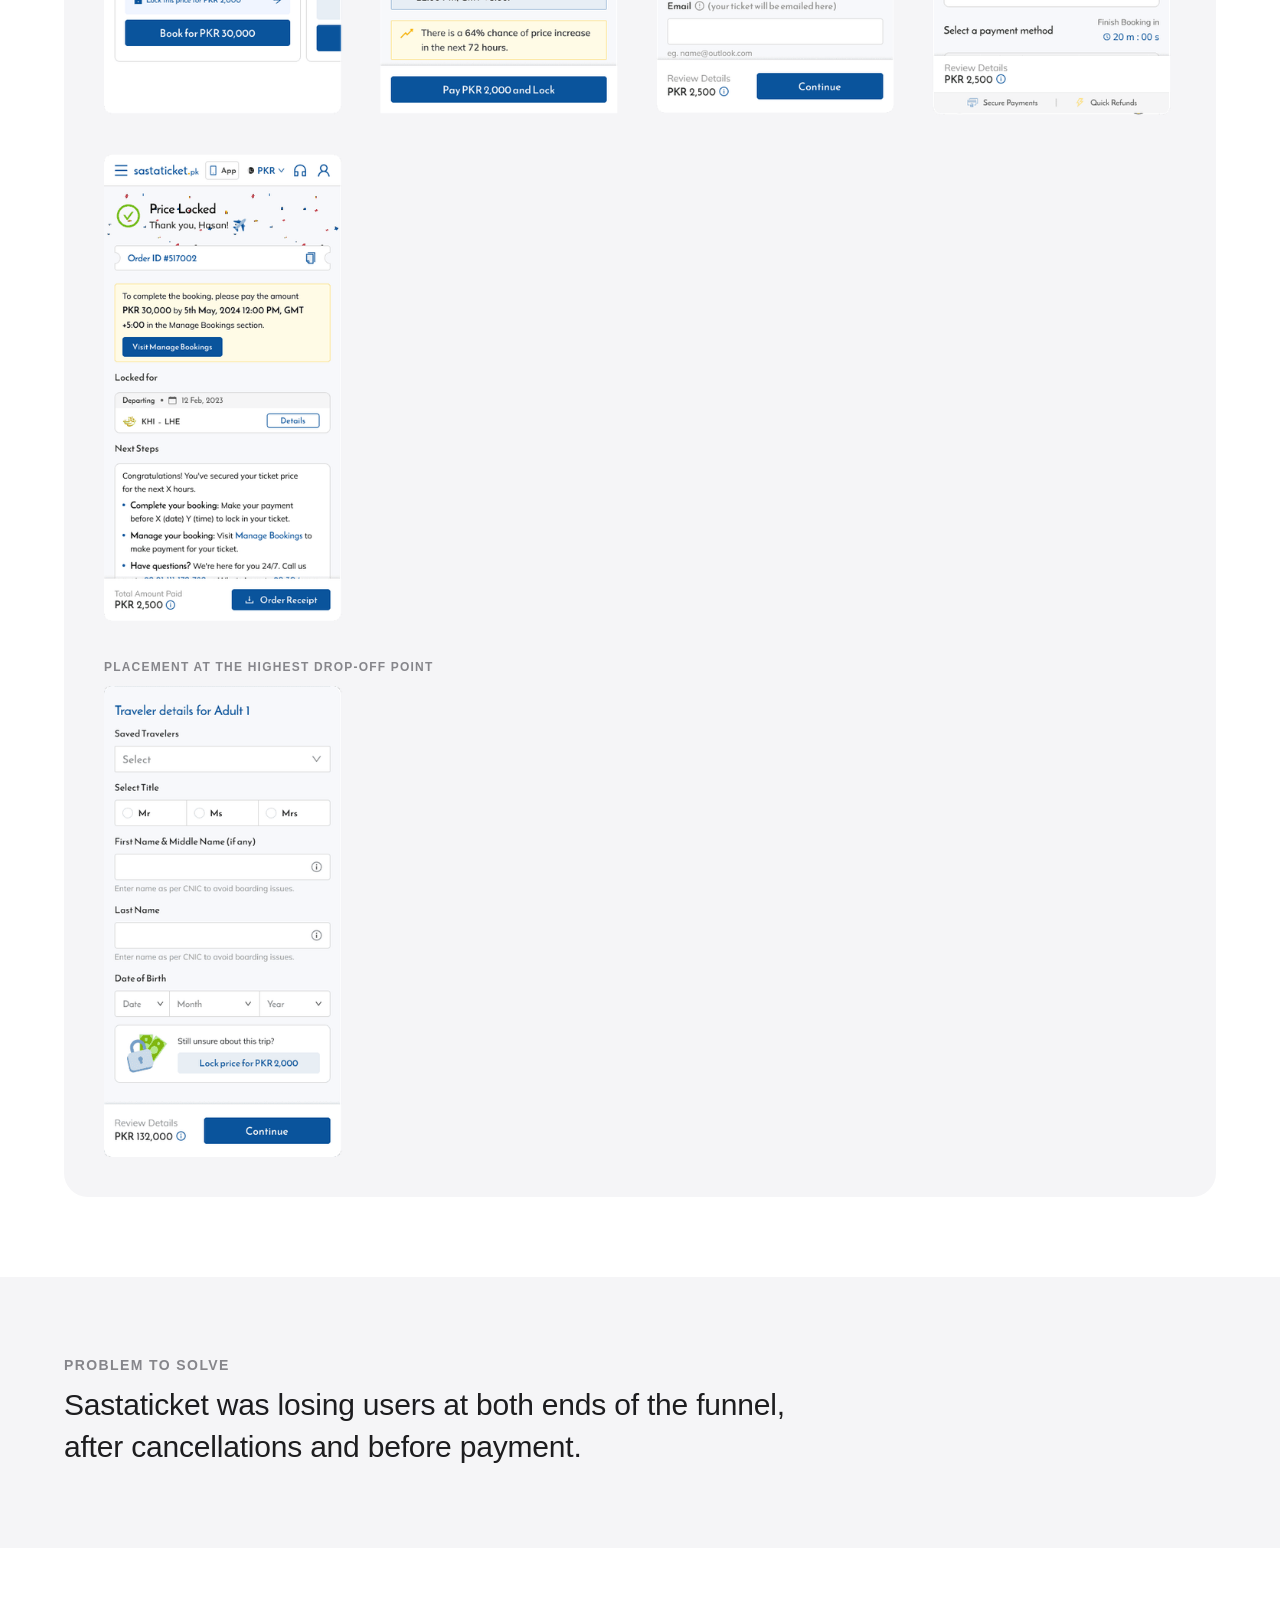
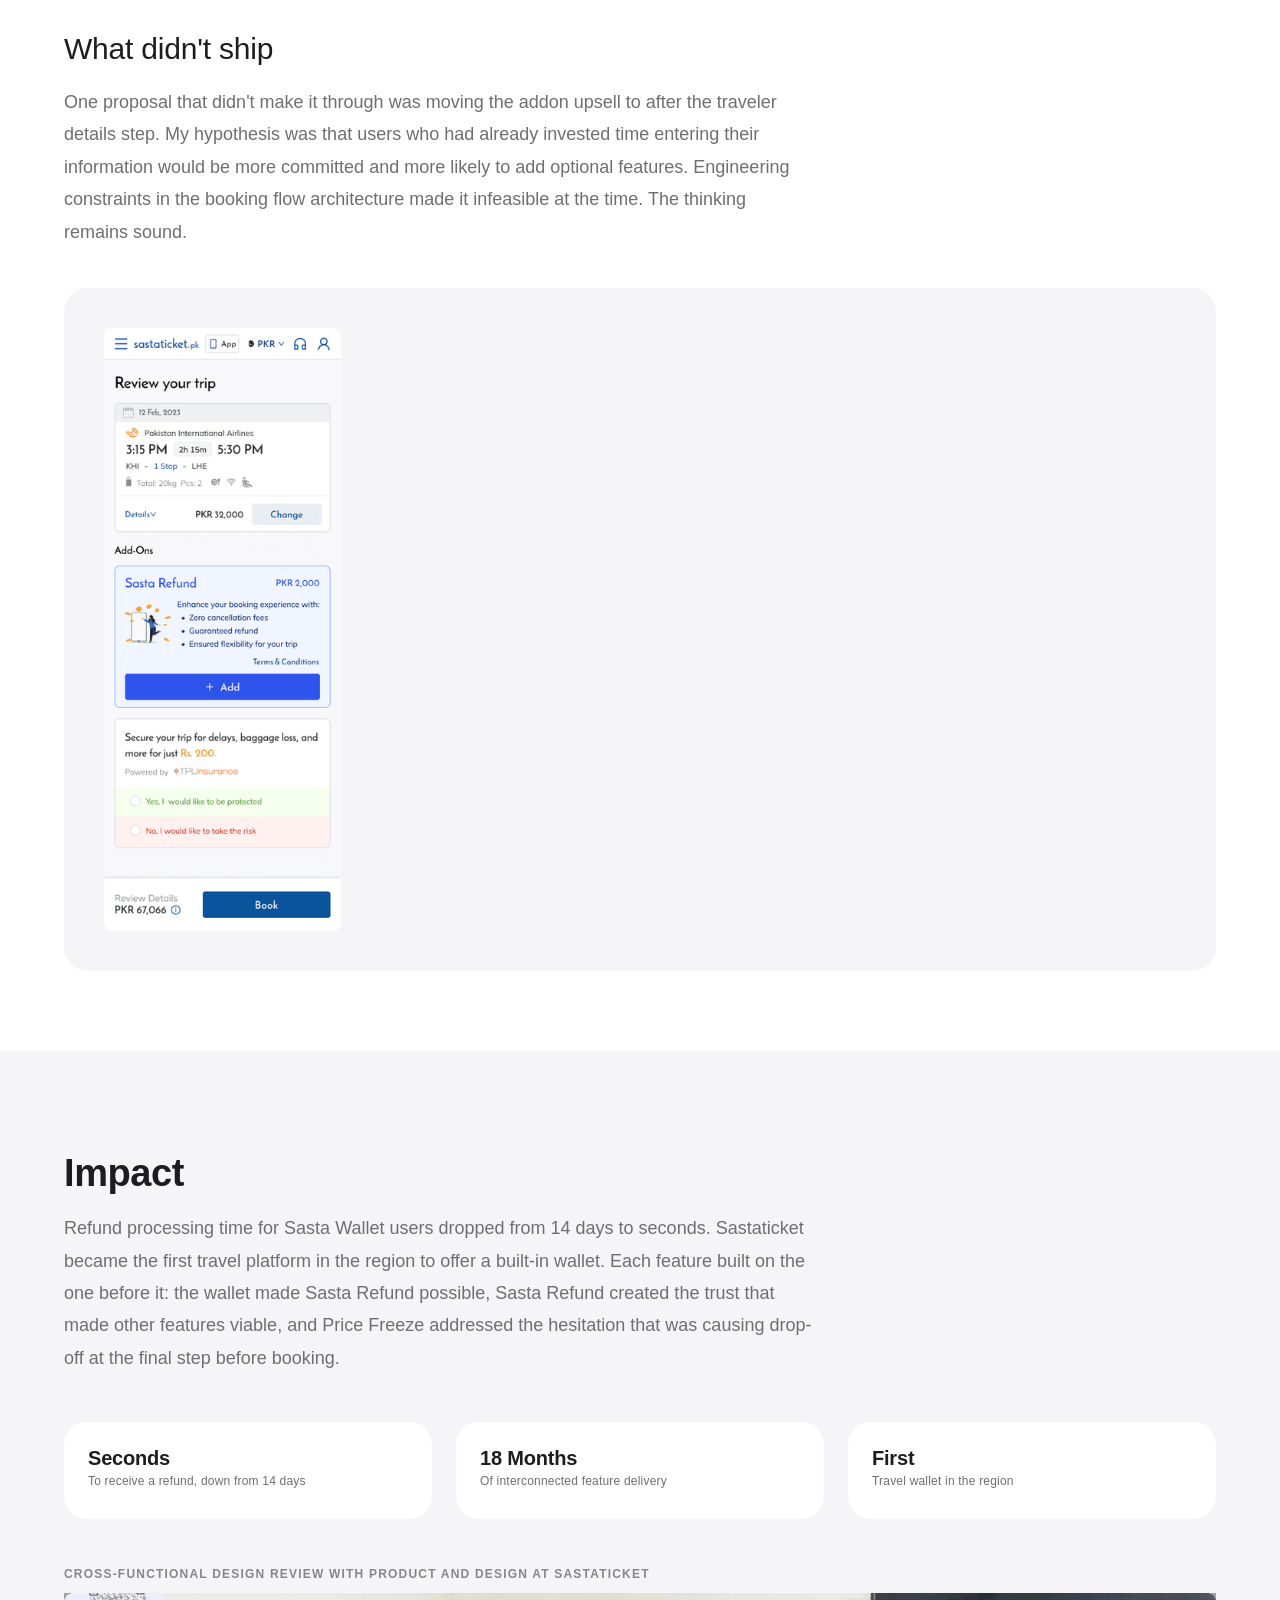
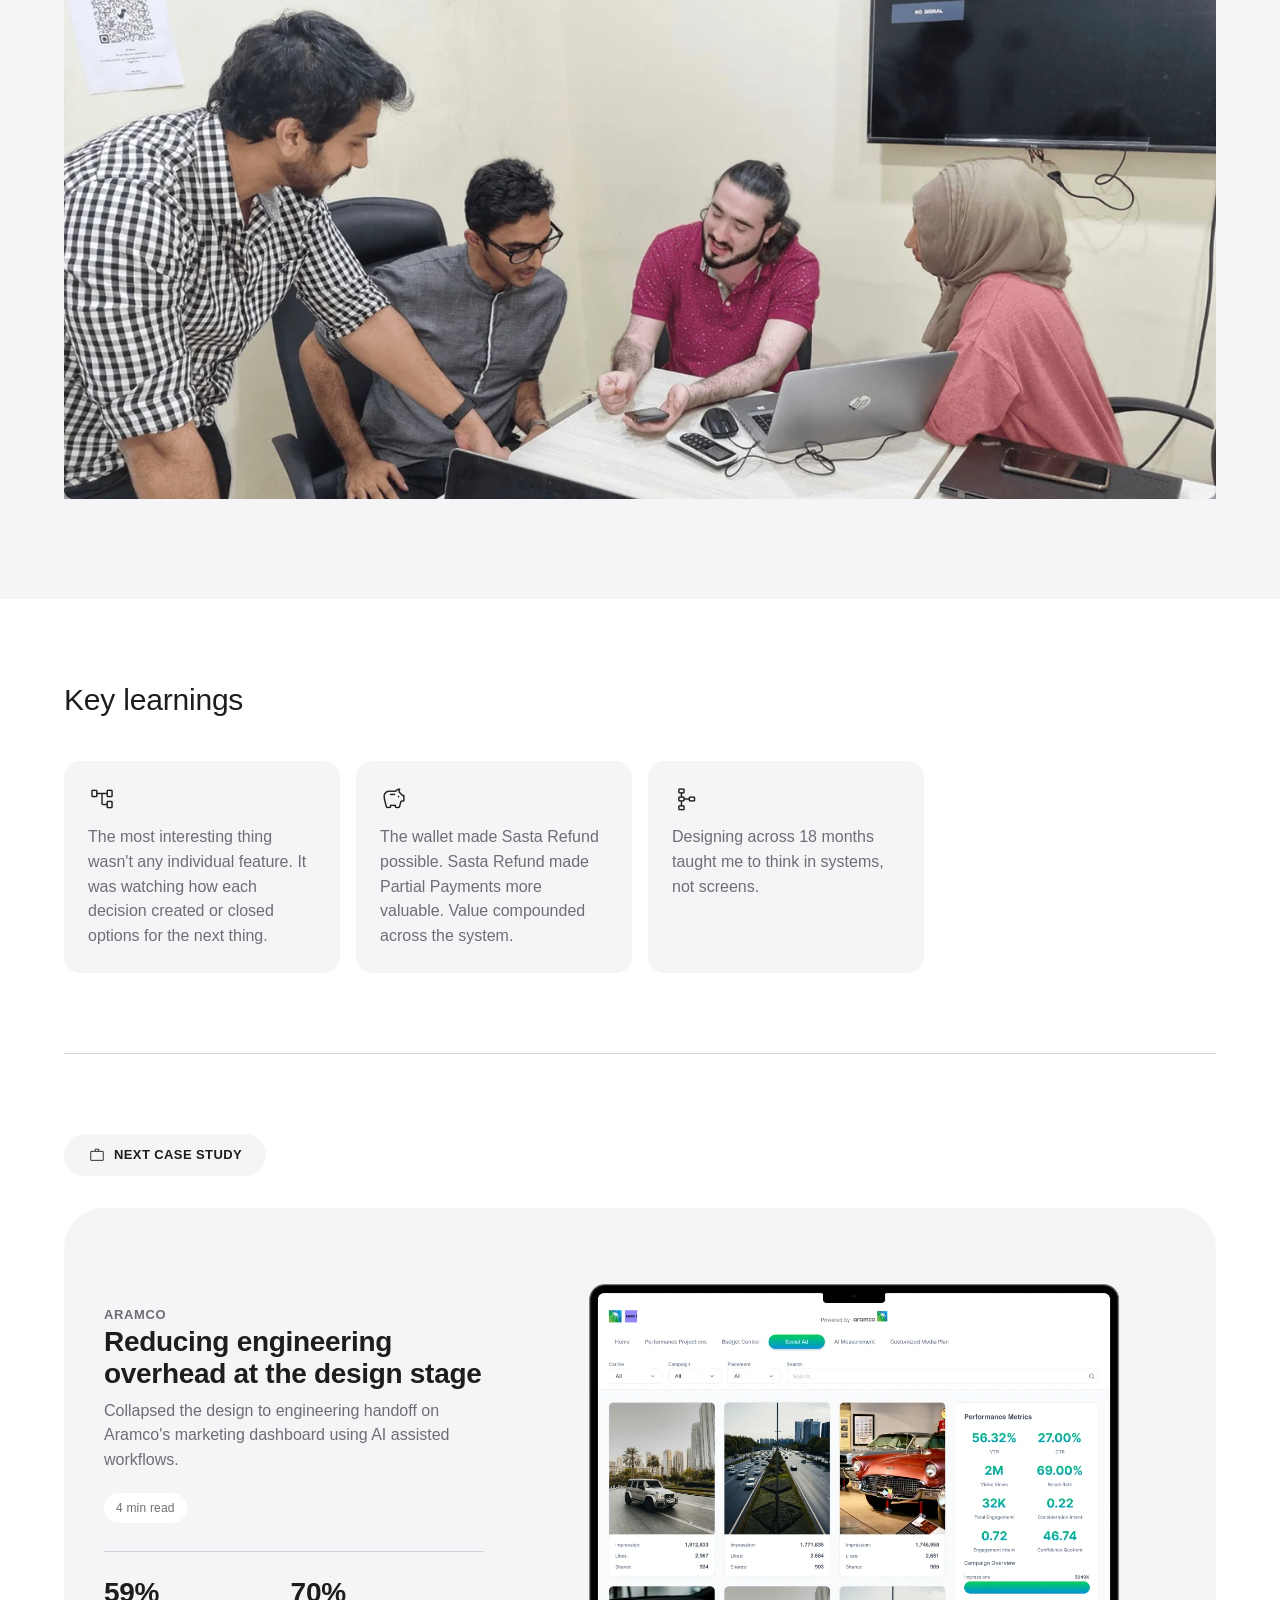
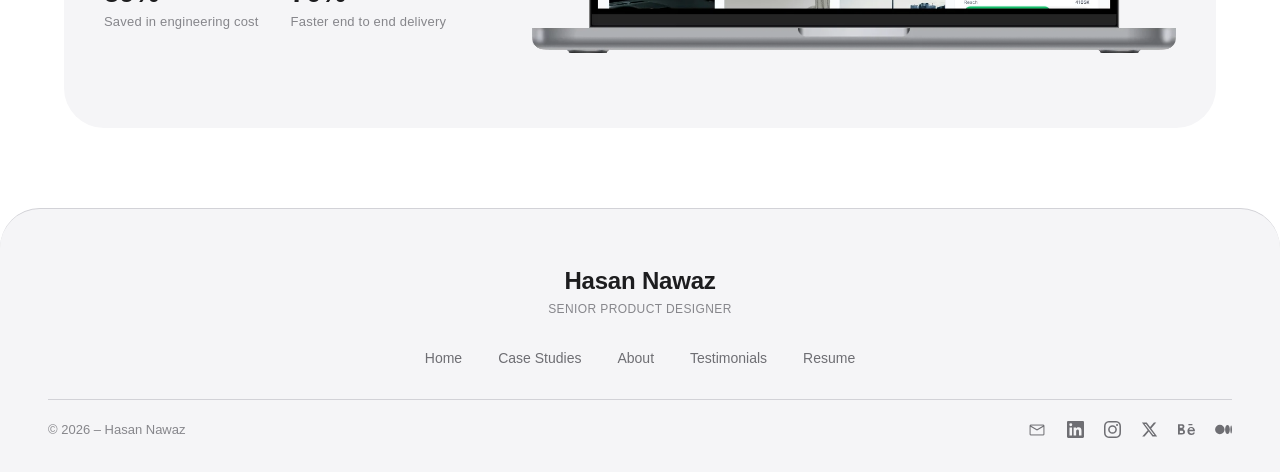
<file: wallet.html>
<!DOCTYPE html>
<html lang="en">
<head>
<meta charset="utf-8">
<meta name="viewport" content="width=device-width, initial-scale=1">
<title>Building Financial Confidence at Scale | Hasan Nawaz</title>
<meta name="description" content="Over 18 months, five interconnected fintech features turned Sastaticket's payment experience from a source of anxiety into the first travel wallet in the region.">
<link rel="canonical" href="https://hasannawaz.com/wallet.html">
<meta property="og:type" content="article">
<meta property="og:url" content="https://hasannawaz.com/wallet.html">
<meta property="og:title" content="Building Financial Confidence at Scale | Hasan Nawaz">
<meta property="og:description" content="Over 18 months, five interconnected fintech features turned Sastaticket's payment experience from a source of anxiety into the first travel wallet in the region.">
<meta property="og:image" content="https://hasannawaz.com/assets/img/shot-wallet.webp">
<meta name="twitter:card" content="summary_large_image">
<meta name="twitter:title" content="Building Financial Confidence at Scale | Hasan Nawaz">
<meta name="twitter:description" content="Over 18 months, five interconnected fintech features turned Sastaticket's payment experience from a source of anxiety into the first travel wallet in the region.">
<meta name="twitter:image" content="https://hasannawaz.com/assets/img/shot-wallet.webp">
<link rel="icon" type="image/webp" href="assets/img/favicon.webp">
<link rel="apple-touch-icon" href="assets/img/apple-touch-icon.png">
<link rel="preconnect" href="https://fonts.googleapis.com">
<link rel="preconnect" href="https://fonts.gstatic.com" crossorigin>
<link href="https://fonts.googleapis.com/css2?family=Material+Symbols+Rounded:opsz,wght,FILL,GRAD@20..48,100..700,0..1,-50..200&display=block" rel="stylesheet">
<link rel="stylesheet" href="css/style.css">
</head>
<body class="cs-page">

<!-- ============ NAV ============ -->
<header class="nav" id="nav">
  <div class="nav__inner">
    <a class="logo" href="index.html">
      <span class="logo__wordmark">Hasan<br>Nawaz</span>
    </a>
    <nav class="nav__links" aria-label="Primary">
      <a href="index.html" class="nav__home-link">Home</a>
      <a href="index.html#casestudies">Case Studies</a>
      <a href="about.html">About</a>
      <a href="index.html#testimonials">Testimonials</a>
      <a href="https://drive.google.com/file/d/1DaOdA3P_wK8-W2BRthta7aoy5WwOSw5g/view?usp=sharing" target="_blank" rel="noopener">Resume</a>
    </nav>
    <button class="nav__burger" id="burger" aria-label="Menu" aria-expanded="false">
      <span></span><span></span>
    </button>
  </div>
</header>

<main class="cs">

  <!-- ============ HERO ============ -->
  <section class="cs-hero">
    <div class="cs-shell">
      <div class="cs-hero__head">
        <span class="pill"><span class="ms" aria-hidden="true">work</span>Sastaticket Case Study</span>
        <h1 class="cs-hero__title">Building financial confidence at scale</h1>
      </div>
      <figure class="cs-hero__media cs-hero__media--tiny">
        <img src="assets/img/shot-wallet.webp" alt="Sastaticket wallet features">
      </figure>
    </div>
  </section>

  <!-- ============ OVERVIEW ============ -->
  <section class="cs-shell">
    <div class="cs-overview">
      <div class="cs-overview__main reveal">
        <h3 class="cs-h3">Overview</h3>
        <div class="cs-prose">
          <p class="cs-body">Sastaticket's payment experience had a trust problem. Refunds took up to 14 days through Pakistani banking, leaving users who cancelled a flight unable to rebook for weeks. Prices fluctuated constantly and there was no way to protect a fare once you found it. The platform was losing users at both ends, after cancellations and before payment.</p>
          <p class="cs-body">Over 18 months I designed five interconnected financial features that changed that. Each one solved a distinct problem while making the features before it more valuable. The result was a payment experience that went from a source of anxiety to a reason to come back.</p>
        </div>
        <a class="btn btn--primary" href="https://www.sastaticket.pk/" target="_blank" rel="noopener">View Live <span class="ms btn__arrow" aria-hidden="true">arrow_outward</span></a>
      </div>
      <div class="cs-overview__meta reveal">
        <div class="cs-metarow">
          <span class="cs-metarow__label">My Role</span>
          <span class="cs-metarow__value">Senior Product Designer</span>
        </div>
        <div class="cs-metarow">
          <span class="cs-metarow__label">Teams Involved</span>
          <span class="cs-metarow__value">Design, Product, Engineering</span>
        </div>
        <div class="cs-metarow">
          <span class="cs-metarow__label">Timeline</span>
          <span class="cs-metarow__value">2022-2024</span>
        </div>
      </div>
    </div>
  </section>

  <!-- ============ IMPACT SNAPSHOT ============ -->
  <section class="cs-shell">
    <div class="cs-block reveal">
      <h3 class="cs-h3">Impact snapshot</h3>
      <div class="cs-statgrid cs-statgrid--text">
        <div class="cs-statcard">
          <span class="cs-statcard__num cs-statcard__num--text">Seconds</span>
          <span class="cs-statcard__label">To receive a refund, down from 14 days</span>
        </div>
        <div class="cs-statcard">
          <span class="cs-statcard__num cs-statcard__num--text">18 Months</span>
          <span class="cs-statcard__label">Of interconnected feature delivery</span>
        </div>
        <div class="cs-statcard">
          <span class="cs-statcard__num cs-statcard__num--text">First</span>
          <span class="cs-statcard__label">Travel wallet in the region</span>
        </div>
      </div>
    </div>
  </section>

  <!-- ============ KEY DECISIONS ============ -->
  <section class="cs-shell">
    <div class="cs-section">
      <div class="cs-block reveal">
        <div class="cs-titled-prose">
          <h2 class="cs-h2">Solving the refund problem first</h2>
          <div class="cs-prose">
            <p class="cs-body">The wallet started as a focused solution to one problem. Instead of routing refunds through Pakistani banking and waiting 14 days, users received their refund into a Sasta Wallet instantly and could rebook the same day. No top-up, no transfers, just a wallet that caught refunds and made them immediately usable. That constraint was intentional, solve one thing well before building on top of it.</p>
            <p class="cs-body">The wallet integrated into the existing payment step as an additional payment method. Users with insufficient wallet balance could use it partially and complete the remainder through another method. OTP verification added a necessary security layer without significantly disrupting the payment flow, and the wallet dashboard gave users real time visibility of every transaction including refund status.</p>
          </div>
        </div>
        <div class="cs-figrow cs-figrow--stack">
          <figure class="cs-fig">
            <span class="cs-fig__cap">All wallet states across the payment flow</span>
            <img src="assets/img/cs-wallet-states.webp" alt="Guest, zero balance, sufficient, and insufficient wallet payment states">
          </figure>
          <figure class="cs-fig">
            <span class="cs-fig__cap">OTP verification</span>
            <img src="assets/img/cs-wallet-otp.webp" alt="Sasta Wallet OTP verification step">
          </figure>
          <figure class="cs-fig">
            <span class="cs-fig__cap">Wallet dashboard</span>
            <img src="assets/img/cs-wallet-dashboard.webp" alt="Wallet dashboard showing transaction and refund status">
          </figure>
        </div>
      </div>

      <div class="cs-block reveal">
        <div class="cs-titled-prose">
          <h2 class="cs-h2">Turning cancellation anxiety into a product</h2>
          <div class="cs-prose">
            <p class="cs-body">Sasta Refund gave users free cancellation on any flight for a small fee added at booking. It only worked because the wallet existed, refunds landed instantly rather than going back through the banking system. The two features were designed to reinforce each other.</p>
            <p class="cs-body">As the feature matured, Sasta Refund was also surfaced through Sasta Flex, a bundled fare option at the fare selection step. Users who didn't take it there saw it again at checkout. Two touchpoints, different user mindsets, same product.</p>
          </div>
        </div>
        <div class="cs-figrow cs-figrow--stack">
          <figure class="cs-fig">
            <span class="cs-fig__cap">Selecting Sasta Refund surfaces the next addon</span>
            <img src="assets/img/cs-wallet-refund-card.webp" alt="Sasta Refund addon card at checkout">
          </figure>
          <figure class="cs-fig">
            <span class="cs-fig__cap">Sasta Flex at fare comparison</span>
            <img src="assets/img/cs-wallet-refund-flex.webp" alt="Sasta Flex bundled fare option at fare selection">
          </figure>
        </div>
      </div>

      <div class="cs-block reveal">
        <div class="cs-titled-prose">
          <h2 class="cs-h2">Removing the barrier of paying in full</h2>
          <div class="cs-prose">
            <p class="cs-body">Not every user could cover a flight on a single card. Partial Payments let users split a booking across any combination of payment methods in any amounts, as long as they totalled the booking price. After each payment the remaining amount updated in real time and the next method selection was immediately available. Validation states handled minimum amounts, maximum limits, and real time balance updates after each payment.</p>
          </div>
        </div>
        <div class="cs-figrow cs-figrow--stack">
          <figure class="cs-fig">
            <img src="assets/img/cs-wallet-partial.webp" alt="Partial Payments flow splitting a booking across payment methods">
          </figure>
        </div>
      </div>

      <div class="cs-block reveal">
        <div class="cs-titled-prose">
          <h2 class="cs-h2">Giving users time to decide without losing the price</h2>
          <div class="cs-prose">
            <p class="cs-body">Users were dropping off at the traveler details step not because they didn't want to book, but because they weren't ready to commit and didn't trust the price would hold. Price Freeze let users pay a small non-refundable fee to lock a price for up to 72 hours. If the price dropped they paid less. If it rose they paid the locked price.</p>
            <p class="cs-body">I identified the traveler details page as the highest drop-off point and added a targeted prompt at the bottom of the form. Users who had already invested time filling in their details were more likely to respond to a low-friction commitment option than users earlier in the funnel. The explanation screen addressed the core anxiety before asking for commitment, and every post-freeze state was designed so no scenario left the user without a clear next step.</p>
          </div>
        </div>
        <div class="cs-figrow cs-figrow--stack">
          <figure class="cs-fig">
            <span class="cs-fig__cap">Explanation screen</span>
            <img src="assets/img/cs-wallet-freeze-explain.webp" alt="Price Freeze explanation screen">
          </figure>
          <figure class="cs-fig">
            <span class="cs-fig__cap">Post-freeze states</span>
            <img src="assets/img/cs-wallet-freeze-states.webp" alt="Price Freeze post-freeze confirmation states">
          </figure>
          <figure class="cs-fig">
            <span class="cs-fig__cap">Placement at the highest drop-off point</span>
            <img src="assets/img/cs-wallet-freeze-placement.webp" alt="Price Freeze prompt placed on the traveler details form">
          </figure>
        </div>
      </div>
    </div>
  </section>

  <!-- ============ CALLOUT ============ -->
  <section class="cs-callout reveal">
    <div class="cs-callout__inner">
      <span class="cs-callout__eyebrow">Problem To Solve</span>
      <h3 class="cs-callout__title">Sastaticket was losing users at both ends of the funnel, after cancellations and before payment.</h3>
    </div>
  </section>

  <!-- ============ WHAT DIDN'T SHIP ============ -->
  <section class="cs-shell">
    <div class="cs-section">
      <div class="cs-block reveal">
        <div class="cs-titled-prose">
          <h3 class="cs-h3">What didn't ship</h3>
          <div class="cs-prose">
            <p class="cs-body">One proposal that didn't make it through was moving the addon upsell to after the traveler details step. My hypothesis was that users who had already invested time entering their information would be more committed and more likely to add optional features. Engineering constraints in the booking flow architecture made it infeasible at the time. The thinking remains sound.</p>
          </div>
        </div>
        <div class="cs-figrow cs-figrow--stack">
          <figure class="cs-fig">
            <img src="assets/img/cs-wallet-notshipped.webp" alt="Addon upsell placement before traveler details">
          </figure>
        </div>
      </div>
    </div>
  </section>

  <!-- ============ IMPACT ============ -->
  <section class="cs-impact reveal">
    <div class="cs-impact__inner">
      <div class="cs-titled-prose">
        <h2 class="cs-h2">Impact</h2>
        <div class="cs-prose">
          <p class="cs-body">Refund processing time for Sasta Wallet users dropped from 14 days to seconds. Sastaticket became the first travel platform in the region to offer a built-in wallet. Each feature built on the one before it: the wallet made Sasta Refund possible, Sasta Refund created the trust that made other features viable, and Price Freeze addressed the hesitation that was causing drop-off at the final step before booking.</p>
        </div>
      </div>
      <div class="cs-statgrid cs-statgrid--text">
        <div class="cs-statcard">
          <span class="cs-statcard__num cs-statcard__num--text">Seconds</span>
          <span class="cs-statcard__label">To receive a refund, down from 14 days</span>
        </div>
        <div class="cs-statcard">
          <span class="cs-statcard__num cs-statcard__num--text">18 Months</span>
          <span class="cs-statcard__label">Of interconnected feature delivery</span>
        </div>
        <div class="cs-statcard">
          <span class="cs-statcard__num cs-statcard__num--text">First</span>
          <span class="cs-statcard__label">Travel wallet in the region</span>
        </div>
      </div>
      <figure class="cs-fig">
        <span class="cs-fig__cap">Cross-functional design review with product and design at Sastaticket</span>
        <img src="assets/img/cs-wallet-team.webp" alt="Cross-functional design review at Sastaticket">
      </figure>
    </div>
  </section>

  <!-- ============ KEY LEARNINGS ============ -->
  <section class="cs-shell">
    <div class="cs-learnings reveal">
      <h3 class="cs-h3">Key learnings</h3>
      <div class="cs-learnings__grid">
        <div class="cs-lesson">
          <span class="ms cs-lesson__icon" aria-hidden="true">account_tree</span>
          <p>The most interesting thing wasn't any individual feature. It was watching how each decision created or closed options for the next thing.</p>
        </div>
        <div class="cs-lesson">
          <span class="ms cs-lesson__icon" aria-hidden="true">savings</span>
          <p>The wallet made Sasta Refund possible. Sasta Refund made Partial Payments more valuable. Value compounded across the system.</p>
        </div>
        <div class="cs-lesson">
          <span class="ms cs-lesson__icon" aria-hidden="true">schema</span>
          <p>Designing across 18 months taught me to think in systems, not screens.</p>
        </div>
      </div>
    </div>
  </section>

  <div class="cs-shell"><div class="cs-divider"></div></div>

  <!-- ============ NEXT CASE STUDY ============ -->
  <section class="cs-shell">
    <div class="cs-next">
      <div class="cs-head reveal">
        <span class="pill"><span class="ms" aria-hidden="true">work</span>Next Case Study</span>
      </div>
      <a class="case reveal" href="aramco.html">
        <div class="case__body">
          <div class="case__content">
            <h5 class="case__brand">Aramco</h5>
            <div class="case__headline">
              <h3 class="case__title">Reducing engineering overhead at the design stage</h3>
              <p class="case__desc">Collapsed the design to engineering handoff on Aramco's marketing dashboard using AI assisted workflows.</p>
            </div>
            <div class="case__tags">
              <span class="tag">4 min read</span>
            </div>
            <div class="case__stats">
              <div class="stat"><h5 class="stat__num" data-count="59" data-prefix="" data-suffix="%" data-decimals="0">59%</h5><span class="stat__label">Saved in engineering cost</span></div>
              <div class="stat"><h5 class="stat__num" data-count="70" data-prefix="" data-suffix="%" data-decimals="0">70%</h5><span class="stat__label">Faster end to end delivery</span></div>
            </div>
          </div>
        </div>
        <figure class="case__media">
          <img src="assets/img/poster-aramco.webp" alt="Aramco marketing dashboard">
        </figure>
      </a>
    </div>
  </section>

</main>

<!-- ============ FOOTER ============ -->
<footer class="footer">
  <div class="footer__top">
    <p class="footer__name">Hasan Nawaz</p>
    <p class="footer__role">Senior Product Designer</p>
    <nav class="footer__links" aria-label="Footer">
      <a href="index.html">Home</a>
      <a href="index.html#casestudies">Case Studies</a>
      <a href="about.html">About</a>
      <a href="index.html#testimonials">Testimonials</a>
      <a href="https://drive.google.com/file/d/1DaOdA3P_wK8-W2BRthta7aoy5WwOSw5g/view?usp=sharing" target="_blank" rel="noopener">Resume</a>
    </nav>
  </div>
  <div class="footer__rule"></div>
  <div class="footer__bottom">
    <p class="footer__copy">© 2026 – Hasan Nawaz</p>
    <div class="footer__social">
      <a href="mailto:hello@hasannawaz.com" class="js-copy-email" data-email="hello@hasannawaz.com" aria-label="Copy email address"><span class="ms" aria-hidden="true">mail</span></a>
      <a href="https://www.linkedin.com/in/hnk001/" target="_blank" rel="noopener" aria-label="LinkedIn">
        <span class="ico-li" aria-hidden="true"><svg viewBox="0 0 24 24" fill="currentColor"><path d="M20.45 20.45h-3.55v-5.57c0-1.33-.02-3.04-1.85-3.04-1.85 0-2.14 1.45-2.14 2.94v5.67H9.35V9h3.41v1.56h.05c.47-.9 1.63-1.85 3.37-1.85 3.6 0 4.27 2.37 4.27 5.46v6.28zM5.34 7.43a2.06 2.06 0 1 1 0-4.13 2.06 2.06 0 0 1 0 4.13zM7.12 20.45H3.55V9h3.57v11.45zM22.22 0H1.77C.79 0 0 .77 0 1.72v20.56C0 23.23.79 24 1.77 24h20.45c.98 0 1.78-.77 1.78-1.72V1.72C24 .77 23.2 0 22.22 0z"/></svg></span>
      </a>
      <a href="https://www.instagram.com/hasan.uiux/" target="_blank" rel="noopener" aria-label="Instagram">
        <span class="ico-li" aria-hidden="true"><svg viewBox="0 0 24 24" fill="currentColor"><path d="M12 2.16c3.2 0 3.58.01 4.85.07 1.17.05 1.8.25 2.23.41.56.22.96.48 1.38.9.42.42.68.82.9 1.38.16.42.36 1.05.41 2.23.06 1.27.07 1.65.07 4.85s-.01 3.58-.07 4.85c-.05 1.17-.25 1.8-.41 2.23a3.7 3.7 0 0 1-.9 1.38 3.7 3.7 0 0 1-1.38.9c-.42.16-1.05.36-2.23.41-1.27.06-1.65.07-4.85.07s-3.58-.01-4.85-.07c-1.17-.05-1.8-.25-2.23-.41a3.7 3.7 0 0 1-1.38-.9 3.7 3.7 0 0 1-.9-1.38c-.16-.42-.36-1.05-.41-2.23-.06-1.27-.07-1.65-.07-4.85s.01-3.58.07-4.85c.05-1.17.25-1.8.41-2.23.22-.56.48-.96.9-1.38.42-.42.82-.68 1.38-.9.42-.16 1.05-.36 2.23-.41 1.27-.06 1.65-.07 4.85-.07M12 0C8.74 0 8.33.01 7.05.07 5.78.13 4.9.33 4.14.63a5.87 5.87 0 0 0-2.12 1.38A5.87 5.87 0 0 0 .64 4.14C.34 4.9.14 5.78.08 7.05.02 8.33 0 8.74 0 12s.02 3.67.08 4.95c.06 1.27.26 2.15.56 2.91.31.79.72 1.46 1.38 2.12.66.66 1.33 1.07 2.12 1.38.76.3 1.64.5 2.91.56 1.28.06 1.69.08 4.95.08s3.67-.02 4.95-.08c1.27-.06 2.15-.26 2.91-.56a5.87 5.87 0 0 0 2.12-1.38 5.87 5.87 0 0 0 1.38-2.12c.3-.76.5-1.64.56-2.91.06-1.28.08-1.69.08-4.95s-.02-3.67-.08-4.95c-.06-1.27-.26-2.15-.56-2.91a5.87 5.87 0 0 0-1.38-2.12A5.87 5.87 0 0 0 19.86.64c-.76-.3-1.64-.5-2.91-.56C15.67.02 15.26 0 12 0zm0 5.84A6.16 6.16 0 1 0 12 18.16 6.16 6.16 0 0 0 12 5.84zm0 10.16a4 4 0 1 1 0-8 4 4 0 0 1 0 8zm7.85-10.4a1.44 1.44 0 1 1-2.88 0 1.44 1.44 0 0 1 2.88 0z"/></svg></span>
      </a>
      <a href="https://x.com/hasannuiux" target="_blank" rel="noopener" aria-label="X (Twitter)">
        <span class="ico-li" aria-hidden="true"><svg viewBox="0 0 24 24" fill="currentColor"><path d="M18.24 2.25h3.3l-7.2 8.23 8.47 11.27h-6.63l-5.2-6.8-5.94 6.8H1.72l7.7-8.8L1.32 2.25h6.8l4.7 6.22zm-1.16 17.52h1.83L7.02 4.13H5.06z"/></svg></span>
      </a>
      <a href="https://www.behance.net/hnk001" target="_blank" rel="noopener" aria-label="Behance">
        <span class="ico-li" aria-hidden="true"><svg viewBox="0 0 24 24" fill="currentColor"><path d="M7.8 10.06c.85-.44 1.3-1.15 1.3-2.27 0-2.3-1.7-3.1-3.75-3.1H0v14.5h5.6c2.2 0 4.3-1.06 4.3-3.55 0-1.54-.73-2.7-2.1-3.58zM2.6 6.7h2.3c.9 0 1.7.25 1.7 1.3 0 .96-.65 1.36-1.55 1.36H2.6zm2.65 10.4H2.6v-3.34h2.7c1.1 0 1.98.47 1.98 1.7 0 1.24-.9 1.64-2.03 1.64zM14.7 4.35h5.65v1.5H14.7zM24 14.15c0-3.2-1.87-5.85-5.2-5.85-3.28 0-5.5 2.46-5.5 5.75 0 3.4 2.1 5.7 5.55 5.7 2.63 0 4.4-1.18 5.03-3.55h-2.42c-.2.68-1.1 1.42-2.5 1.42-1.87 0-2.9-1.02-2.98-3.02H24zm-8-1.9c.15-1.5 1.1-2.4 2.75-2.4 1.55 0 2.4 1 2.5 2.4z"/></svg></span>
      </a>
      <a href="https://medium.com/@hasannawaz97" target="_blank" rel="noopener" aria-label="Medium">
        <span class="ico-li" aria-hidden="true"><svg viewBox="0 0 24 24" fill="currentColor"><path d="M13.54 12a6.72 6.72 0 0 1-6.72 6.72A6.72 6.72 0 0 1 .1 12a6.72 6.72 0 0 1 6.72-6.72A6.72 6.72 0 0 1 13.54 12zM20.96 12c0 3.54-1.5 6.42-3.36 6.42-1.85 0-3.35-2.88-3.35-6.42s1.5-6.42 3.35-6.42c1.86 0 3.36 2.87 3.36 6.42zM24 12c0 3.17-.53 5.75-1.18 5.75-.66 0-1.19-2.58-1.19-5.75s.53-5.75 1.19-5.75C23.47 6.25 24 8.83 24 12z"/></svg></span>
      </a>
    </div>
  </div>
</footer>

<script src="js/main.js"></script>
</body>
</html>
</file>
<file: css/style.css>
/* ============================================================
   Hasan Nawaz — portfolio homepage
   Layout mirrored from nicolearoberts.com — Apple-esque light theme:
   the system font stack (real SF Pro on Apple hardware, no licensing
   needed — it's the OS's own font) and Apple's actual light-mode
   palette (near-black ink, #f5f5f7 grey, #d2d2d7 hairlines).
   ============================================================ */

/* Premium cross-page transition (this shared stylesheet means it covers
   every page that links it, present and future). Browsers without MPA
   View Transitions support (anything pre Chrome 126 / Safari 18) just
   navigate instantly as before — this is additive, not a dependency. */
@view-transition{
  navigation: auto;
}

/* The default browser cross-page transition is a flat opacity fade.
   Apple's own site transitions carry a touch of depth — the outgoing
   view settles back and fades, the incoming view eases in from a hair
   larger and softly focuses into place. Both run on the same eased
   curve so the handoff reads as one continuous motion, not two. */
::view-transition-old(root){
  animation: cs-page-out .5s cubic-bezier(.4,0,.2,1) both;
}
::view-transition-new(root){
  animation: cs-page-in .5s cubic-bezier(.4,0,.2,1) both;
}
@keyframes cs-page-out{
  to{ opacity:0; transform:scale(.985); }
}
@keyframes cs-page-in{
  from{ opacity:0; transform:scale(1.015); }
}
@media (prefers-reduced-motion:reduce){
  ::view-transition-old(root),
  ::view-transition-new(root){
    animation:none;
  }
}

:root{
  color-scheme: light;

  /* colour tokens — Apple's own light-mode values. */
  --bg:             #ffffff;
  --surface:        #f5f5f7;
  --surface-2:      #fbfbfd;
  --grey-chip:      #f5f5f7;
  --line:           #d2d2d7;
  --ink:            #1d1d1f;
  --ink-2:          #1d1d1f;
  --body:           #6e6e73;
  --muted:          #86868b;
  --white:          #ffffff;

  /* type — the system stack resolves to real SF Pro on Mac/iOS/iPadOS
     (free: it's the OS's own font, not a redistributed file), and to
     Segoe UI / Roboto elsewhere. Same family for display and body,
     exactly like Apple's own marketing pages — the two roles are told
     apart by weight and size, not by swapping typefaces. */
  --display: -apple-system, BlinkMacSystemFont, "SF Pro Display", "SF Pro Text", "Segoe UI", Roboto, Helvetica, Arial, sans-serif;
  --ui:      -apple-system, BlinkMacSystemFont, "SF Pro Text", "Segoe UI", Roboto, Helvetica, Arial, sans-serif;

  /* metrics */
  --shell:   1320px;
  --gutter:  24px;
  --nav-h:   98px;

  /* spring(duration 1s, bounce .2) sampled at 24 steps — the reference's
     hero crossfade easing, reproduced exactly */
  --spring-fade: linear(0, 0.0575, 0.1875, 0.3438, 0.4982, 0.6354, 0.7488,
    0.8372, 0.9028, 0.949, 0.9796, 0.9986, 1.0091, 1.014, 1.0152, 1.0142,
    1.0122, 1.0099, 1.0075, 1.0055, 1.0038, 1.0024, 1.0014, 1.0008, 1.0003);
}

*,*::before,*::after{ box-sizing:border-box; }

html{ -webkit-text-size-adjust:100%; scroll-behavior:smooth; }

body{
  margin:0;
  background:var(--bg);
  color:var(--ink);
  font-family:var(--ui);
  font-weight:400;
  -webkit-font-smoothing:antialiased;
  -moz-osx-font-smoothing:grayscale;
  overflow-x:hidden;
}

h1,h2,h3,h4,h5,p,figure,blockquote{ margin:0; }
a{ color:inherit; text-decoration:none; }
img,video{ display:block; max-width:100%; }

/* ---------- image skeleton loading ----------
   Every <img> starts with a shimmering placeholder background and
   opacity:0; main.js flips on .is-img-loaded the moment it actually
   finishes loading (or immediately, for images already served from
   cache — see the .complete check there) so the swap from placeholder
   to real pixels is a fade, never an abrupt pop. Scoped to real
   content images only — icon glyphs, decorative SVG logos, and the
   nav avatar are exempted since they're tiny, load instantly, and a
   shimmer box around them would look broken rather than helpful. */
img:not(.is-img-loaded):not(.logo__avatar):not(.footer__avatar):not(.ico-li):not(.credential__badge):not(.awards__project-logo){
  background:linear-gradient(100deg, var(--surface) 30%, var(--white) 50%, var(--surface) 70%);
  background-size:200% 100%;
  animation:img-skeleton 1.4s ease-in-out infinite;
}
img{ opacity:1; transition:opacity .35s ease; }
img:not(.is-img-loaded):not(.logo__avatar):not(.footer__avatar):not(.ico-li):not(.credential__badge):not(.awards__project-logo){
  opacity:0;
}
@keyframes img-skeleton{
  0%{ background-position:200% 0; }
  100%{ background-position:-200% 0; }
}
@media (prefers-reduced-motion:reduce){
  img{ animation:none !important; opacity:1 !important; transition:none !important; }
}
button{ font:inherit; }

/* Thin, unfilled, slightly negative grade — closer to SF Symbols'
   regular-weight line style than Material's default. */
.ms{
  font-family:"Material Symbols Rounded";
  font-weight:300;
  font-style:normal;
  line-height:1;
  letter-spacing:normal;
  text-transform:none;
  white-space:nowrap;
  word-wrap:normal;
  direction:ltr;
  font-variation-settings:"FILL" 0,"wght" 300,"GRAD" -25,"opsz" 20;
  -webkit-font-feature-settings:"liga";
  -webkit-font-smoothing:antialiased;
}

.ico-li{ display:inline-flex; width:1em; height:1em; }

/* mobile-only line break, e.g. the testimonials heading — hidden by
   default, switched on inside the 860px breakpoint below. */
.testi-br{ display:none; }
.ico-li svg{ width:100%; height:100%; }

/* ============================================================
   NAV
   ============================================================ */
.nav{
  position:static;
}

.nav__inner{
  min-height:var(--nav-h);
  padding:var(--gutter);
  display:flex; align-items:center; justify-content:space-between;
  gap:24px;
  position:relative; z-index:1;
  background:var(--bg);
}

.logo{ display:flex; align-items:center; gap:10px; }
.logo__avatar{
  width:36px; height:36px;
  /* the source PNG's own baked-in rounding is barely visible at this
     size, so a matching radius is added here to echo the rounded-corner
     language used everywhere else on the page (cards, pills, buttons). */
  border-radius:10px;
  object-fit:cover;
  flex:none;
}
.logo__wordmark{
  font-family:var(--display);
  font-size:17px; font-weight:600; line-height:1.3;
  letter-spacing:.2px;
  color:var(--ink);
}

.nav__links{ display:flex; align-items:center; gap:28px; }
/* "Home" only makes sense as a menu item on mobile, where the nav
   logo is gone (see .logo below) — on desktop the logo itself already
   links home, so a duplicate text link would be redundant. */
.nav__home-link{ display:none; }
.nav__links a{
  font-family:var(--ui);
  font-size:15px; font-weight:400; line-height:1.2;
  color:var(--body);
  transition:color .2s ease;
}
.nav__links a:hover{ color:var(--ink); }

.nav__burger{
  display:none;
  width:44px; height:44px; border:0; background:transparent;
  padding:0; cursor:pointer;
  flex-direction:column; align-items:center; justify-content:center; gap:6px;
}
.nav__burger span{ display:block; width:22px; height:1.5px; background:var(--ink); transition:transform .25s ease,opacity .25s ease; }
.nav__burger[aria-expanded="true"] span:nth-child(1){ transform:translateY(3.75px) rotate(45deg); }
.nav__burger[aria-expanded="true"] span:nth-child(2){ transform:translateY(-3.75px) rotate(-45deg); }

/* ============================================================
   HERO
   ============================================================ */
.hero{
  /* nav is in normal flow now (not fixed), so it already occupies
     --nav-h of the viewport above the hero — subtract that here so
     hero + nav together still fill exactly one screen, not more. */
  min-height:calc(100vh - var(--nav-h));   /* fallback for browsers without dvh support */
  min-height:calc(100dvh - var(--nav-h));  /* the *actual* visible viewport — 100vh on mobile
    is measured against the largest possible viewport (browser chrome
    collapsed), so the hero would render taller than what's on screen
    and force a tiny extra scroll. dvh tracks the real, current one. */
  display:flex; flex-direction:column;
  background:linear-gradient(180deg,var(--bg) 0%,var(--surface) 100%);
}

.hero__stage{
  flex:1;
  display:flex; flex-direction:column; align-items:center; justify-content:center;
  gap:16px;
  padding:40px var(--gutter);
  text-align:center;
}

/* Icon cluster above the eyebrow, swapping in lockstep with the
   .hero__line rotator below (same JS index, same spring easing) — each
   frame's icon(s) pop in with a slight overshoot rather than a flat
   fade, and multi-icon frames stagger child entrance for a livelier,
   hand-tuned feel instead of everything landing at once. */
.hero__icons{
  position:relative;
  display:grid;
  place-items:center;
  width:100%;
  height:88px;
  margin-bottom:4px;
}
.hero__icon{
  grid-area:1/1;
  display:flex; align-items:center; justify-content:center;
  gap:10px;
  opacity:0;
  pointer-events:none;
}
.hero__icon img{
  width:76px; height:76px;
  object-fit:contain;
  filter:drop-shadow(0 6px 14px rgba(0,0,0,.16));
  opacity:0;
  transform:scale(.4) translateY(10px) rotate(-10deg);
  transition:opacity .5s var(--spring-fade), transform .5s var(--spring-fade);
}
.hero__icon.is-active{ opacity:1; }
.hero__icon.is-active img{ opacity:1; transform:scale(1) translateY(0) rotate(0deg); }
.hero__icon.is-leaving img{
  opacity:0;
  transform:scale(.5) translateY(-10px) rotate(8deg);
  transition-duration:.35s;
}
/* stagger the pop-in of the second/third icon so a multi-icon frame
   reads as a small cascade instead of one flat block appearing */
.hero__icon.is-active img:nth-child(2){ transition-delay:.08s; }
.hero__icon.is-active img:nth-child(3){ transition-delay:.16s; }

/* globe (travel) and checkmark (payments) sit side by side as two
   equal, separate marks — not one badge stacked on the other. */
.hero__icon--multi img{ width:68px; height:68px; }
.hero__icon--multi img:not(:first-child){ margin-left:-18px; }
.hero__icon--multi img:nth-child(2){ transform-origin:center; z-index:1; }

.hero__eyebrow{
  display:inline-flex; align-items:center; gap:8px;
  font-family:var(--ui);
  font-size:19px; font-weight:400; line-height:1.2;
  color:var(--body);
}

.hero__title{
  position:relative;
  display:grid;
  width:min(100%,980px);
  font-family:var(--display);
  font-size:56px; font-weight:600; line-height:1.1;
  letter-spacing:-.5px;
  color:var(--ink);
}
/* Vertical ticker crossfade: each line enters by drifting up into place
   from just below its resting spot, and exits by continuing to drift up
   and out while fading — a scrolling motion, not a flat crossfade. Both
   axes ease on the same spring (duration .9s, bounce .2 → damping ratio
   .8, ω₀ ≈ 9 rad/s) sampled into a linear() easing. */
.hero__line{
  grid-area:1/1;
  opacity:0;
  transform:translateY(18px);
  will-change:opacity, transform;
  transition:opacity .45s var(--spring-fade), transform .45s var(--spring-fade);
  pointer-events:none;
}
.hero__line.is-active{ opacity:1; transform:translateY(0); }
.hero__line.is-leaving{ opacity:0; transform:translateY(-18px); }

/* Apple-style subtle appear on page load: eyebrow, headline and contact
   strip rise and fade in with a short stagger between them. The hero
   icon isn't part of this group — it gets marked .is-active by JS at
   the same moment, so it plays the exact same spring pop-in (scale +
   rotate) as every later icon swap, rather than this plainer fade. */
.hero__eyebrow,
.hero__title,
.hero__contact{
  opacity:0;
  transform:translateY(16px);
  transition:opacity .9s cubic-bezier(.22,1,.36,1), transform .9s cubic-bezier(.22,1,.36,1);
}
.hero__eyebrow{ transition-delay:.05s; }
.hero__title{ transition-delay:.16s; }
.hero__contact{ transition-delay:.4s; }
.hero.is-loaded .hero__eyebrow,
.hero.is-loaded .hero__title,
.hero.is-loaded .hero__contact{ opacity:1; transform:none; }

/* hero contact strip */
.hero__contact{
  padding:var(--gutter);
  display:flex; flex-direction:column; gap:8px;
}
.hero__contact-label{
  font-family:var(--ui);
  font-size:13px; font-weight:400; line-height:1.2;
  letter-spacing:.4px; text-transform:uppercase;
  color:var(--muted);
}
.hero__contact-row{
  display:flex; align-items:center; justify-content:space-between; gap:24px;
  flex-wrap:wrap;
}
.hero__contact-left{ display:flex; align-items:center; gap:28px; flex-wrap:wrap; }
.hero__contact-left a,
.hero__contact-right{
  display:inline-flex; align-items:center; gap:8px;
  font-family:var(--ui);
  font-size:14px; font-weight:400; line-height:1.2;
  color:var(--ink);
}
.hero__contact-left a{ transition:color .2s ease; }
.hero__contact-left a:hover{ color:var(--body); }
.hero__contact .ms{ font-size:18px; color:var(--body); }
.hero__contact .ico-li{ font-size:15px; color:var(--body); }

/* ============================================================
   SECTION HEAD  (pill + h2)
   ============================================================ */
.section-head{
  padding:120px var(--gutter) 20px;
  display:flex; flex-direction:column; align-items:center; gap:24px;
  text-align:center;
}
.section-head--tight{ padding:0; }

.pill{
  display:inline-flex; align-items:center; gap:8px;
  padding:12px 24px;
  border-radius:32px;
  background:var(--grey-chip);
  font-family:var(--ui);
  font-size:13px; font-weight:600; line-height:1.4;
  letter-spacing:.4px; text-transform:uppercase;
  color:var(--ink);
}
.pill .ms{ font-size:18px; color:var(--ink); }

.section-head__title{
  max-width:864px;
  font-family:var(--display);
  font-size:38px; font-weight:600; line-height:1.15;
  letter-spacing:-.3px;
  color:var(--ink);
}

/* ============================================================
   CASE STUDY CARDS
   ============================================================ */
.cases{
  width:100%; max-width:var(--shell); margin:0 auto;
  padding:40px var(--gutter) 0;
  display:flex; flex-direction:column; gap:60px;
}

.case{
  display:flex; flex-direction:row; align-items:center; gap:72px;
  padding:48px;
  border-radius:40px;
  background:var(--surface);
}
.case--flip{ flex-direction:row-reverse; }

.case__body{
  flex:none; width:420px;
  display:flex; flex-direction:column; align-items:flex-start; gap:60px;
}
.case__content{
  width:100%;
  display:flex; flex-direction:column; align-items:flex-start; gap:4px;
}

.case__brand{
  font-family:var(--ui);
  font-size:13px; font-weight:600; line-height:1.2;
  letter-spacing:.6px; text-transform:uppercase;
  color:var(--body);
}

.case__headline{ display:flex; flex-direction:column; gap:8px; width:100%; }
.case__title{
  font-family:var(--display);
  /* sized so every card title — long or short — wraps to exactly two
     lines, keeping the cards visually even instead of some running to
     three lines. Re-check this value if the case-study copy changes. */
  font-size:31px; font-weight:600; line-height:1.15;
  letter-spacing:-.3px;
  color:var(--ink);
}
.case__desc{
  font-family:var(--ui);
  font-size:16px; font-weight:400; line-height:1.55;
  color:var(--body);
}

.case__tags{
  display:flex; flex-direction:row; flex-wrap:wrap; align-items:center; gap:12px;
  padding:16px 0 24px;
}
.tag{
  display:inline-flex; align-items:center; justify-content:center;
  padding:8px 12px;
  border-radius:100px;
  background:var(--white);
  font-family:var(--ui);
  font-size:12px; font-weight:500; line-height:1.2;
  letter-spacing:.2px;
  color:var(--body);
}
.tag.is-placeholder{ opacity:.55; }

.case__stats{
  display:flex; flex-direction:row; align-items:center; gap:32px;
  padding:24px 0 0;
  border-top:1px solid var(--line);
  width:100%;
}
.stat{ display:flex; flex-direction:column; align-items:flex-start; gap:4px; }
.stat__num{
  font-family:var(--display);
  font-size:28px; font-weight:700; line-height:1.2;
  letter-spacing:-.3px;
  color:var(--ink-2);
}
.stat__label{
  font-family:var(--ui);
  font-size:13px; font-weight:400; line-height:1.2;
  letter-spacing:.2px;
  color:var(--muted);
}

.case__actions{ display:flex; flex-direction:row; align-items:center; gap:16px; flex-wrap:wrap; }

.btn{
  display:inline-flex; align-items:center; justify-content:center; gap:10px;
  padding:14px 24px;
  border-radius:365px;
  font-family:var(--ui);
  font-size:15px; font-weight:500; line-height:1.2;
  letter-spacing:.1px;
  white-space:nowrap;
  transition:background-color .2s ease,color .2s ease,border-color .2s ease;
}
.btn--primary{ background:var(--ink); color:var(--white); }
.btn--primary:hover{ background:#3a3a3c; }
.btn--secondary{ background:transparent; color:var(--ink); border:1px solid var(--line); }
.btn--secondary:hover{ background:var(--ink); color:var(--white); border-color:var(--ink); }
.btn__arrow{ font-size:17px; }

.case__media{
  flex:1 1 auto;
  min-width:0;
  height:540px;
  display:flex; align-items:center; justify-content:center;
  margin:0;
}
.case__media img{
  width:100%; height:100%;
  object-fit:contain;
  border-radius:12px;
}
.case__media--portrait img{ width:auto; max-width:100%; }

/* ============================================================
   WRITING
   ============================================================ */
.writing{
  width:100%; max-width:var(--shell); margin:0 auto;
  padding:120px var(--gutter) 120px;
  display:flex; flex-direction:column; align-items:center; gap:60px;
}
.writing__grid{
  width:100%;
  display:grid; grid-template-columns:repeat(3,1fr); gap:24px;
}
.post{
  display:flex; flex-direction:column; justify-content:space-between; gap:24px;
  padding:32px;
  border-radius:32px;
  background:var(--surface);
  transition:background-color .2s ease;
}
.post:hover{ background:#ececee; }
.post__text{ display:flex; flex-direction:column; gap:8px; }
.post__title{
  font-family:var(--display);
  font-size:22px; font-weight:600; line-height:1.25;
  letter-spacing:-.2px;
  color:var(--ink);
}
.post__desc{
  font-family:var(--ui);
  font-size:16px; font-weight:400; line-height:1.5;
  color:var(--body);
}
.post__meta{ display:flex; align-items:center; justify-content:space-between; }
.post__arrow{ font-size:20px; color:var(--body); transition:color .2s ease; }
.post:hover .post__arrow{ color:var(--ink); }

/* ============================================================
   TESTIMONIALS
   ============================================================ */
.references{
  width:100%; max-width:var(--shell); margin:0 auto;
  padding:120px var(--gutter) 0;
  display:flex; flex-direction:column; align-items:center; gap:60px;
}
/* Two independent column flows (not a shared grid) so each column's
   card spacing stays even regardless of how tall its neighbour's card
   is — a shared-grid-row layout stretches short cards to match a much
   longer one next to them, throwing off the vertical rhythm. Reading
   order (odd cards in col 1, even in col 2) still comes out left-to-
   right, top-to-bottom because of how the two columns interleave. */
.references__grid{
  width:100%;
  display:flex;
  gap:24px;
}
.references__col{
  flex:1 1 0; min-width:0;
  display:flex; flex-direction:column; gap:24px;
}

.quote{
  display:flex; flex-direction:column; gap:32px;
  padding:40px;
  border-radius:40px;
  background:var(--surface);
}
.quote blockquote{
  font-family:var(--ui);
  font-size:16px; font-weight:400; line-height:1.6;
  color:var(--body);
}
.quote__name{
  font-family:var(--ui);
  font-size:14px; font-weight:600; line-height:1.4;
  color:var(--ink);
}
.quote__name a{
  display:inline-flex; align-items:center; gap:6px;
  transition:color .2s ease;
}
.quote__name a:hover{ color:var(--body); }
.quote__name .ico-li{ font-size:13px; }
.quote__role{
  font-family:var(--ui);
  font-size:12px; font-weight:400; line-height:1.4;
  color:var(--muted);
}

.references__cta{ display:flex; justify-content:center; }

/* ============================================================
   FOOTER — Apple's own footer treatment: quiet light-grey band,
   small dark-grey text, hairline dividers. Not a loud closing banner.
   ============================================================ */
.footer{
  background:var(--surface);
  border-top:1px solid var(--line);
  border-radius:40px 40px 0 0;
  padding:60px 40px 32px;
  color:var(--ink);
}
.footer__top{ display:flex; flex-direction:column; align-items:center; gap:8px; }
.footer__avatar{ width:48px; height:48px; border-radius:14px; margin-bottom:4px; }
.footer__name{
  font-family:var(--display);
  font-size:24px; font-weight:600; line-height:1;
  letter-spacing:-.2px;
  color:var(--ink);
}
.footer__role{
  font-family:var(--ui);
  font-size:12px; font-weight:400; line-height:1.4;
  letter-spacing:.4px; text-transform:uppercase;
  color:var(--muted);
}
.footer__links{
  display:flex; flex-wrap:wrap; justify-content:center; gap:36px;
  margin-top:24px;
}
.footer__links a{
  font-family:var(--ui);
  font-size:14px; font-weight:400; line-height:1.2;
  color:var(--body);
  transition:color .2s ease;
}
.footer__links a:hover{ color:var(--ink); }

.footer__rule{
  height:1px; background:var(--line);
  margin:32px 8px 0;
}
.footer__bottom{
  margin-top:20px;
  display:flex; align-items:center; justify-content:space-between; gap:24px;
  padding:0 8px;
  flex-wrap:wrap;
}
.footer__copy{
  font-family:var(--ui);
  font-size:13px; font-weight:400; line-height:1.4;
  color:var(--muted);
}
.footer__social{ display:flex; align-items:center; gap:20px; }
.footer__social a{ display:inline-flex; position:relative; color:var(--body); transition:color .2s ease; }
.footer__social a.is-copied{ color:var(--ink); }
.footer__social a:hover{ color:var(--ink); }
.footer__social .ms{ font-size:20px; }
.footer__social .ico-li{ font-size:17px; }

/* "Copied" tooltip for icon-only email-copy links (e.g. the footer
   mail icon), which have no text label of their own to swap. */
.js-copy-email__tip{
  position:absolute; bottom:calc(100% + 10px); left:50%;
  transform:translateX(-50%) translateY(4px);
  background:var(--ink); color:var(--bg);
  font-family:var(--ui); font-size:12px; font-weight:600;
  padding:5px 10px; border-radius:8px; white-space:nowrap;
  opacity:0; pointer-events:none;
  transition:opacity .2s ease, transform .2s ease;
}
.is-copied .js-copy-email__tip{ opacity:1; transform:translateX(-50%) translateY(0); }

/* ============================================================
   ABOUT — intro
   ============================================================ */
/* Padding + max-width live together on .about-hero__inner (not split
   across the section and its child) so the rendered content width
   matches every other section's shell-minus-gutter math exactly. */
.about-hero__inner{
  width:100%; max-width:var(--shell); margin:0 auto;
  padding:80px var(--gutter) 40px;
  display:flex; flex-direction:row; align-items:stretch; gap:72px;
}
.about-hero__text{
  flex:1 1 auto; min-width:0;
  display:flex; flex-direction:column; align-items:flex-start; gap:24px;
}
.about-hero__title{
  font-family:var(--display);
  font-size:44px; font-weight:600; line-height:1.15;
  letter-spacing:-.5px;
  color:var(--ink);
  max-width:640px;
}
.about-hero__bio,
.about-hero__achievements{
  font-family:var(--ui);
  font-size:17px; font-weight:400; line-height:1.6;
  color:var(--body);
  max-width:640px;
}
.about-hero__achievements strong{ color:var(--ink); font-weight:600; }
.about-hero__actions{ display:flex; align-items:center; gap:16px; flex-wrap:wrap; margin-top:8px; }
.about-hero__portrait{
  flex:none; width:360px;
  /* no explicit height — align-items:stretch on .about-hero__inner makes
     this match the text column's natural height (title through CTAs)
     exactly, per spec, rather than an arbitrary fixed square. */
  border-radius:32px;
  overflow:hidden;
  background:var(--surface);
}
.about-hero__portrait img{ width:100%; height:100%; object-fit:cover; }

/* ============================================================
   ABOUT — principles ("How I Think")
   ============================================================ */
.principles{
  width:100%; max-width:var(--shell); margin:0 auto;
  padding:120px var(--gutter) 0;
  display:flex; flex-direction:column; align-items:center; gap:60px;
}
.principles__grid{
  width:100%;
  display:grid; grid-template-columns:repeat(3,1fr); gap:20px;
}
.principle{
  padding:28px;
  border-radius:24px;
  background:var(--surface);
}
.principle p{
  font-family:var(--ui);
  font-size:16px; font-weight:400; line-height:1.5;
  color:var(--ink);
}

/* ============================================================
   ABOUT — awards & credentials
   ============================================================ */
.awards{
  width:100%; max-width:var(--shell); margin:0 auto;
  padding:120px var(--gutter) 0;
  display:flex; flex-direction:column; align-items:center; gap:40px;
}
/* Featured project banner: dark card, Cannes Lions lockup pinned
   top-left, the mockup bleeding past the card's top/bottom edge on the
   right, "View Project" pinned bottom-left — mirrors hasanhere.com/about.
   The mockup is positioned absolutely (not padded/flexed) so it can
   overflow past the card's own edges without being clipped or inset. */
.awards__project{
  position:relative;
  display:block;
  width:100%; min-height:460px;
  border-radius:32px;
  overflow:hidden;
  background:var(--surface);
}
.awards__project-badges{
  position:absolute; top:40px; left:40px; z-index:2;
  display:flex; flex-direction:column; align-items:flex-start; gap:24px;
}
.awards__project-head{ display:flex; align-items:center; gap:16px; }
/* icon-only stand-in for the "View Project" CTA, mobile only — desktop
   keeps the full text link pinned bottom-left instead. */
.awards__project-icon{ display:none; }
.awards__project-logo{ height:52px; width:auto; }
.awards__medal{ display:flex; align-items:center; gap:8px; }
.awards__medal img{ height:34px; width:auto; margin-right:-14px; }
.awards__medal img:last-of-type{ margin-right:0; }
.awards__medal span{
  margin-left:8px;
  font-family:var(--ui);
  font-size:17px; font-weight:600; letter-spacing:.3px; text-transform:uppercase;
  color:var(--ink);
}
/* top offset matches .awards__project-badges' 40px inset (with a touch
   less, so the mockup still bleeds slightly past the top edge); height
   extends past the card's bottom for the rest of the "bleed" effect. */
.awards__project-media{
  position:absolute; z-index:1;
  right:0; top:32px;
  height:105%;
  width:auto; max-width:62%;
  object-fit:contain;
}
.awards__project-cta{
  position:absolute; left:40px; bottom:36px; z-index:2;
  display:inline-flex; align-items:center; gap:8px;
  font-family:var(--ui);
  font-size:19px; font-weight:600;
  color:var(--ink);
  pointer-events:none;
}
.awards__project-cta .ms{ font-size:20px; }
.awards__credentials{
  width:100%;
  display:grid; grid-template-columns:repeat(2,1fr); gap:20px;
}
.credential{
  display:flex; align-items:center; gap:20px;
  padding:28px;
  border-radius:24px;
  background:var(--surface);
  transition:background-color .2s ease;
}
.credential:hover{ background:#ececee; }
.credential__badge{ width:48px; height:48px; object-fit:contain; flex:none; }
.credential__text{ display:flex; flex-direction:column; gap:6px; }
.credential__name{
  font-family:var(--display);
  font-size:18px; font-weight:600; line-height:1.3;
  color:var(--ink);
}
.credential__link{
  display:inline-flex; align-items:center; gap:4px;
  font-family:var(--ui);
  font-size:14px; font-weight:400;
  color:var(--body);
}
.credential__link .ms{ font-size:16px; }

/* ============================================================
   ABOUT — gallery ("Beyond The Cubicle")
   ============================================================ */
.gallery{
  width:100%; max-width:var(--shell); margin:0 auto;
  padding:120px var(--gutter) 120px;
  display:flex; flex-direction:column; align-items:center; gap:60px;
}
.gallery__grid{
  width:100%;
  display:grid; grid-template-columns:repeat(3,1fr); gap:20px;
}
.gallery__item{
  position:relative;
  border-radius:24px;
  overflow:hidden;
  aspect-ratio:3/4;
}
.gallery__item img{
  width:100%; height:100%; object-fit:cover;
}
.gallery__item figcaption{
  position:absolute; left:0; right:0; bottom:0;
  padding:24px 20px;
  background:linear-gradient(0deg,rgba(0,0,0,.55) 0%,rgba(0,0,0,0) 100%);
  font-family:var(--ui);
  font-size:14px; font-weight:400; line-height:1.4;
  color:#fff;
}

/* ============================================================
   CASE STUDY DETAIL PAGES
   Structure, spacing and type scale mirrored 1:1 from
   nicolearoberts.com/case-studies/* (measured at 1440px):
   1200px shell w/ 24px padding, 80px between top-level sections,
   60px between sub-blocks, 48px inside blocks. Only colour and
   typeface are swapped for the Apple-styled system used sitewide.
   ============================================================ */
.cs{
  display:flex; flex-direction:column; gap:80px;
  padding-bottom:80px;
}
/* 1200px shell + 24px padding = 1152px content, matching the reference */
.cs-shell{
  width:100%; max-width:1200px; margin:0 auto;
  padding:0 24px;
}

/* ---------- hero ---------- */
.cs-hero{
  padding:24px 0;
  display:flex; flex-direction:column;
  background:linear-gradient(180deg,var(--bg) 0%,var(--surface) 100%);
}
.cs-hero__head{
  display:flex; flex-direction:column; align-items:center; gap:24px;
  text-align:center;
}
.cs-hero__title{
  font-family:var(--display);
  font-size:38px; font-weight:600; line-height:1.2;
  letter-spacing:-.4px;
  color:var(--ink);
}
.cs-hero__media{
  padding:48px 24px;
  display:flex; align-items:center; justify-content:center; gap:24px;
}
.cs-hero__media img{ width:100%; height:auto; }
/* the Aramco mockup source is much lower-res than Sastaticket's — cap
   its display width so it isn't upscaled past its native resolution
   and doesn't pixelate. */
.cs-hero__media--compact img{ width:auto; max-width:min(100%,900px); margin:0 auto; }
/* ~75% smaller than the default full-bleed hero mockup */
.cs-hero__media--tiny img{ width:auto; max-width:min(100%,306px); margin:0 auto; }
/* shot-wallet.webp is a much taller/narrower portrait than the other
   tiny-hero assets, so matching it by max-width alone still renders
   much taller — sized down further so it reads as the same scale. */
.cs-hero__media--wallet img{ width:auto; max-width:min(100%,221px); margin:0 auto; }
.cs-hero__media--neom img{ width:auto; max-width:min(100%,398px); margin:0 auto; }

/* 16:9 by default — each embed can override with an inline
   aspect-ratio (e.g. style="aspect-ratio:1012/1812") so the container
   actually fits that video instead of letterboxing/cropping it. */
.cs-video{
  position:relative; width:100%; aspect-ratio:16/9;
  background:var(--surface);
}
.cs-video iframe{ position:absolute; inset:0; width:100%; height:100%; border:0; }

/* classic Vimeo responsive-embed technique (padding-top holds the
   aspect ratio) for one-off embeds whose exact ratio was supplied
   directly, rather than going through the .cs-video/16:9 default. */
.cs-video-embed iframe{ border:0; }

/* stand-in for a not-yet-supplied YouTube embed — same 16:9 box so
   swapping in the real <iframe> later doesn't shift any layout. */
.cs-video--placeholder{
  display:flex; flex-direction:column; align-items:center; justify-content:center; gap:12px;
  border:1px dashed var(--line);
}
.cs-video--placeholder .ms{ font-size:48px; color:var(--line); }
.cs-video--placeholder span:last-child{
  font-family:var(--ui); font-size:14px; font-weight:500;
  color:var(--body);
}

/* ---------- generic section ---------- */
.cs-section{ display:flex; flex-direction:column; gap:60px; }
/* a block groups one title+prose unit with whatever follows it (a
   figure, a stat grid, a card row) — 40px between those two groups */
.cs-block{ display:flex; flex-direction:column; gap:40px; }
.cs-head{ display:flex; flex-direction:column; align-items:flex-start; gap:24px; }
/* title sits close to the copy it introduces, not floating 40-48px away */
.cs-titled-prose{ display:flex; flex-direction:column; gap:16px; }

/* two heading levels, exactly as the reference uses them */
.cs-h2{
  font-family:var(--display);
  font-size:38px; font-weight:600; line-height:1.2;
  letter-spacing:-.4px;
  color:var(--ink);
}
.cs-h3{
  font-family:var(--display);
  font-size:30px; font-weight:500; line-height:1.4;
  letter-spacing:-.2px;
  color:var(--ink);
}
.cs-body{
  font-family:var(--ui);
  font-size:18px; font-weight:400; line-height:1.8;
  color:var(--body);
  max-width:750px;
}
.cs-body strong{ color:var(--ink); font-weight:600; }
/* capped so a full-width paragraph never runs wider than is comfortable
   to read — long lines are exactly what this avoids */
.cs-prose{
  display:flex; flex-direction:column; gap:16px;
  max-width:750px;
}
.cs-prose ul,.cs-prose ol{
  margin:0; padding-left:22px;
  display:flex; flex-direction:column; gap:8px;
}
.cs-prose li{
  font-family:var(--ui);
  font-size:18px; font-weight:400; line-height:1.8;
  color:var(--body);
}

/* ---------- split: text on one side, media on the other — the
   reference alternates this left/right through its whole flow, so
   sections with a single supporting image use it instead of stacking
   everything vertically. ---------- */
.cs-split{
  display:flex; flex-direction:row; align-items:center; gap:60px;
}
.cs-split--reverse{ flex-direction:row-reverse; }
.cs-split__text{
  flex:0 0 420px; max-width:420px;
  display:flex; flex-direction:column; gap:16px; align-items:flex-start;
}
.cs-split__text .cs-prose{ max-width:none; }
.cs-split__media{ flex:1 1 auto; min-width:0; }
.cs-split__media img{ width:100%; height:auto; display:block; }

/* ---------- overview: two columns ---------- */
.cs-overview{
  display:flex; flex-direction:row; gap:32px;
}
.cs-overview__main{
  flex:0 0 572px; max-width:572px;
  padding-right:24px;
  display:flex; flex-direction:column; align-items:flex-start; gap:16px;
}
.cs-overview__main .btn{ margin-top:8px; }
.cs-overview__meta{
  flex:1 1 auto; min-width:0;
  padding-top:8px;
  display:flex; flex-direction:column; gap:24px;
}
.cs-metarow{
  display:flex; flex-direction:row; gap:24px;
  padding:0 8px;
}
.cs-metarow__label{
  flex:0 0 150px;
  font-family:var(--ui);
  font-size:12px; font-weight:600; line-height:1.2;
  letter-spacing:1.2px; text-transform:uppercase;
  color:var(--muted);
}
.cs-metarow__value{
  flex:1 1 auto;
  font-family:var(--ui);
  font-size:16px; font-weight:400; line-height:1.3;
  color:var(--body);
}

/* ---------- full-bleed callout banner ---------- */
.cs-callout{
  padding:80px 24px;
  display:flex; flex-direction:column; align-items:center; gap:48px;
  background:var(--surface);
}
.cs-callout__inner{
  width:100%; max-width:1152px;
  display:flex; flex-direction:column; gap:10px;
}
.cs-callout__eyebrow{
  font-family:var(--ui);
  font-size:14px; font-weight:600; line-height:1.2;
  letter-spacing:1.4px; text-transform:uppercase;
  color:var(--muted);
}
.cs-callout__title{
  font-family:var(--display);
  font-size:30px; font-weight:500; line-height:1.4;
  letter-spacing:-.2px;
  color:var(--ink);
  max-width:750px;
}

/* ---------- figures & captions (caption sits above the image) ----------
   Before/after pairs are locked to a shared height with object-fit:
   contain, so a tall narrow crop (e.g. a single mobile screen) and a
   wide desktop screenshot read at the same visual scale instead of the
   narrower one stretching to dominate the row. */
.cs-figrow{
  display:flex; flex-direction:row; align-items:flex-start; gap:32px;
  padding:40px;
  background:var(--surface);
  border-radius:24px;
}
.cs-figrow--plain{ padding:0; background:transparent; border-radius:0; }
/* stacked instead of side-by-side — each image gets the full row width,
   so it reads bigger and clearer than two squeezed into half the row */
.cs-figrow--stack{ flex-direction:column; align-items:stretch; }
.cs-fig{
  flex:1 1 0; min-width:0;
  display:flex; flex-direction:column; gap:12px;
}
.cs-fig__cap{
  font-family:var(--ui);
  font-size:12px; font-weight:600; line-height:1.2;
  letter-spacing:1.2px; text-transform:uppercase;
  color:var(--muted);
}
.cs-fig img{ width:100%; height:auto; display:block; }
.cs-figrow .cs-fig img{
  height:320px; width:100%;
  object-fit:contain; object-position:center top;
}
/* declared after the row rule above so it wins the cascade at equal
   specificity — stacked figures show the image at full natural size
   instead of being capped to the row's fixed comparison height */
.cs-figrow--stack .cs-fig img{
  height:auto !important; width:100%;
}
/* one screenshot (the "before" calendar) is a narrow mobile crop with a
   much smaller intrinsic size than its "after" desktop counterpart —
   stretching it to the full row blows it up past its real resolution,
   so it's capped and centered instead of forced full-width. */
.cs-fig--narrow{ align-items:center; }
.cs-fig--narrow img{ width:auto !important; max-width:260px; }
.cs-note{
  font-family:var(--ui);
  font-size:13px; font-weight:400; line-height:1.5;
  color:var(--muted);
  margin-top:-4px;
}

/* ---------- card grid (themes / decisions) ---------- */
.cs-cards{
  display:grid; grid-template-columns:repeat(2,1fr); gap:24px;
}
.cs-card{
  display:flex; flex-direction:column; gap:12px;
  padding:24px;
  border-radius:16px;
  background:var(--surface);
}
.cs-card__label{
  font-family:var(--ui);
  font-size:14px; font-weight:600; line-height:1.2;
  letter-spacing:1.4px; text-transform:uppercase;
  color:var(--muted);
}
.cs-card p{
  font-family:var(--ui);
  font-size:16px; font-weight:400; line-height:1.55;
  color:var(--body);
}

/* ---------- key decisions: each one is its own card ---------- */
.cs-decision{
  display:flex; flex-direction:column; gap:24px;
  padding:40px;
  border-radius:24px;
  background:var(--surface);
}
/* the card itself already supplies the tint — a before/after row inside
   it goes flush instead of nesting a second surface inside the first */
.cs-decision .cs-figrow{ padding:0; background:transparent; border-radius:0; }

/* ---------- impact: full-bleed tint + stat cards ---------- */
.cs-impact{
  padding:100px 24px;
  display:flex; flex-direction:column; align-items:center; gap:48px;
  background:var(--surface);
}
.cs-impact__inner{
  width:100%; max-width:1152px;
  display:flex; flex-direction:column; gap:48px;
}
.cs-statgrid{
  display:flex; flex-wrap:wrap; gap:24px;
}
/* Card fill flips with its backdrop, the way the reference does it:
   tinted on the white page, white on the tinted Impact band — so the
   card always reads as a card. */
.cs-statcard{
  flex:1 1 240px;
  display:flex; flex-direction:column; gap:4px;
  padding:24px 24px 30px;
  border-radius:24px;
  background:var(--surface);
}
.cs-impact .cs-statcard{ background:var(--white); }
.cs-statcard__num{
  font-family:var(--display);
  font-size:42px; font-weight:600; line-height:1.2;
  letter-spacing:-.5px;
  color:var(--ink);
}
.cs-statcard__label{
  font-family:var(--ui);
  font-size:12px; font-weight:600; line-height:1.2;
  letter-spacing:1.2px; text-transform:uppercase;
  color:var(--body);
}
/* qualitative outcomes (e.g. "Regional Benchmark") instead of a number —
   same card, smaller/tighter headline size and a normal-case label since
   the value itself is already a short phrase, not a stat + unit. */
.cs-statgrid--text .cs-statcard{ flex-basis:220px; }
.cs-statcard__num--text{
  font-size:20px; letter-spacing:-.2px;
}
.cs-statgrid--text .cs-statcard__label{
  text-transform:none; letter-spacing:.2px; font-weight:400;
}

/* ---------- learnings: one card each ---------- */
.cs-learnings{ display:flex; flex-direction:column; gap:40px; }
.cs-learnings__grid{
  display:grid; grid-template-columns:repeat(4,1fr); gap:16px;
}
.cs-lesson{
  display:flex; flex-direction:column; gap:12px;
  padding:24px;
  border-radius:16px;
  background:var(--surface);
}
.cs-lesson__icon{ font-size:28px; color:var(--ink); }
.cs-lesson__title{
  font-family:var(--display);
  font-size:18px; font-weight:600; line-height:1.2;
  color:var(--ink);
}
.cs-lesson p{
  font-family:var(--ui);
  font-size:16px; font-weight:400; line-height:1.55;
  color:var(--body);
}

/* ---------- divider + next case study ---------- */
.cs-divider{ height:1px; background:var(--line); }
.cs-next{ display:flex; flex-direction:column; gap:32px; }

/* ============================================================
   SCROLL REVEAL
   ============================================================ */
.reveal{ opacity:0; transform:translateY(24px); }
.reveal.is-in{
  opacity:1; transform:none;
  transition:opacity .7s ease,transform .7s cubic-bezier(.22,1,.36,1);
}

/* ---------- shared card hover interaction ----------
   Lift + soft shadow on hover — smooth Apple-style ease, sized to
   actually read as interactive rather than disappear at a glance.
   Declared after .reveal.is-in (equal specificity to `.case:hover`
   etc.) so it wins the cascade and these cards keep their own
   transition timing instead of inheriting the scroll-reveal's slower
   one once .is-in has been added. Gallery photos are excluded —
   they're not clickable, so a hover response there would be
   misleading. */
.case,
.post,
.awards__project,
.credential{
  transition:transform .35s cubic-bezier(.22,1,.36,1), box-shadow .35s cubic-bezier(.22,1,.36,1), background-color .2s ease;
}
/* gated to real-hover pointers only — otherwise touch devices trigger
   and get stuck in this state on tap, since there's no mouse to leave
   with afterward. */
@media (hover:hover) and (pointer:fine){
  .case:hover,
  .post:hover,
  .awards__project:hover,
  .credential:hover{
    transform:translateY(-8px) scale(1.015);
    box-shadow:0 24px 40px -16px rgba(0,0,0,.24);
  }
}
@media (prefers-reduced-motion:reduce){
  .reveal,.reveal.is-in{ opacity:1; transform:none; transition:none; }
  .hero__line{ transition:none; }
  .hero__eyebrow,.hero__title,.hero__contact,
  .hero.is-loaded .hero__eyebrow,.hero.is-loaded .hero__title,.hero.is-loaded .hero__contact{
    opacity:1; transform:none; transition:none;
  }
  .hero__icon,.hero__icon img{ transition:none; }
  .hero__icon:not(.is-active){ display:none; }
  .hero__icon.is-active img{ opacity:1; transform:none; }
  html{ scroll-behavior:auto; }
}

/* ============================================================
   BREAKPOINTS  (mirrors the reference's type ramp)
   ============================================================ */
@media (max-width:1320px){
  .case{ gap:48px; padding:40px; }
  .case__body{ width:380px; }
  .case__media{ height:440px; }
  .case__title{ font-size:28px; }
  .section-head__title{ font-size:30px; }
  .hero__title{ font-size:46px; }
}

@media (max-width:1024px){
  .nav__links{ gap:20px; }
  .nav__links a{ font-size:15px; }
}

@media (max-width:860px){
  :root{ --nav-h:80px; }

  .nav__inner{ min-height:80px; }
  .cs-hero__media--tiny img{ max-width:min(100%,153px); }
  .cs-hero__media--wallet img{ max-width:min(100%,110px); }
  .cs-hero__media--neom img{ max-width:min(100%,199px); }
  .nav__burger{ display:flex; position:relative; z-index:101; }
  /* "Home" is covered by its own line item at the top of the
     expanded menu (see .nav__home-link below), so the text logo can
     stay visible here without duplicating it. */
  .nav__home-link{ display:block; order:-1; }

  /* Apple-style mobile menu: a full-screen light-grey overlay sheet
     (not an inline dropdown) with a large, left-aligned, ungarnished
     list — no dividers, no borders, just size and breathing room.
     Always in the layout (never display:none) so opacity/transform can
     transition; visibility flips at the end of the close transition so
     it stops intercepting clicks/taps without cutting the fade short. */
  .nav__links{
    position:fixed; inset:0;
    z-index:100;
    display:flex; flex-direction:column; align-items:flex-start;
    gap:28px;
    padding:calc(var(--nav-h) + 16px) 28px 40px;
    background:var(--surface);
    overflow-y:auto;
    opacity:0; visibility:hidden; pointer-events:none;
    transform:scale(.96);
    transition:opacity .4s cubic-bezier(.4,0,.2,1), transform .4s cubic-bezier(.4,0,.2,1), visibility 0s linear .4s;
  }
  .nav__links.is-open{
    opacity:1; visibility:visible; pointer-events:auto;
    transform:scale(1);
    transition:opacity .4s cubic-bezier(.4,0,.2,1), transform .4s cubic-bezier(.4,0,.2,1), visibility 0s linear 0s;
  }
  .nav__links a{
    font-family:var(--display);
    font-size:32px; font-weight:600; line-height:1.2;
    letter-spacing:-.3px;
    color:var(--ink);
    opacity:0; transform:translateY(10px);
    transition:opacity .35s cubic-bezier(.4,0,.2,1), transform .35s cubic-bezier(.4,0,.2,1);
  }
  /* each link fades/rises in slightly after the one before it, only
     while the sheet is open — a small staggered flourish rather than
     everything appearing at once. */
  .nav__links.is-open a{ opacity:1; transform:translateY(0); }
  .nav__links.is-open a:nth-child(1){ transition-delay:.08s; }
  .nav__links.is-open a:nth-child(2){ transition-delay:.13s; }
  .nav__links.is-open a:nth-child(3){ transition-delay:.18s; }
  .nav__links.is-open a:nth-child(4){ transition-delay:.23s; }
  .nav__links.is-open a:nth-child(5){ transition-delay:.28s; }
  .nav__links a:active{ opacity:.5; }

  .hero__title{ font-size:32px; }
  .hero__eyebrow{ font-size:20px; }
  .hero__icons{ height:68px; }
  /* the hero icon cluster otherwise bleeds through the full-screen
     mobile menu overlay on some mobile browsers despite the menu's
     higher z-index — hiding it outright while the menu is open is a
     more reliable fix than chasing the stacking-context cause. */
  body.nav-open .hero__icons{ visibility:hidden; }
  .hero__icon img{ width:56px; height:56px; }
  .hero__icon--multi img{ width:50px; height:50px; }
  .hero__icon--multi img:not(:first-child){ margin-left:-13px; }
  .hero__contact-row{ flex-direction:column; align-items:flex-start; gap:12px; }
  /* the desktop break points were chosen for wide lines — at mobile
     width they'd force an early wrap that strands a lone word on its
     own line. Drop the manual break and let the browser choose better
     ones; more than two lines is fine here, an orphaned word isn't. */
  .hero-br{ display:none; }
  .testi-br{ display:inline; }
  /* same reasoning as .hero-br above: the case-card titles' manual
     breaks were balanced for the desktop card width — at mobile width
     they force early, uneven wraps. Let the browser choose instead. */
  .case-title-br{ display:none; }

  .section-head:not(.section-head--tight){ padding:80px var(--gutter) 16px; }
  /* text-wrap:balance lets the browser pick the line break itself so
     both lines land close to equal length, instead of a hand-picked
     <br> that reads lopsided once the actual word lengths are set. */
  .section-head__title{ font-size:28px; text-wrap:balance; }

  .cases{ gap:40px; }
  /* mockup first, content second, regardless of the desktop L/R flip —
     DOM order is body-then-media, so column-reverse surfaces the media
     on top for both .case and .case--flip alike. */
  .case,.case--flip{ flex-direction:column-reverse; align-items:stretch; gap:28px; padding:24px; border-radius:32px; }
  .case__body{ width:100%; gap:32px; }
  .case__title{ font-size:24px; }
  .case__brand{ font-size:12px; letter-spacing:1.2px; }
  .case__desc{ font-size:14px; }
  /* a fixed, shared container height instead of "auto" — auto let each
     screenshot's own aspect ratio decide the box size, so portrait
     mobile mockups towered over the wide laptop ones. contain keeps
     every image fully visible inside the same-size box. */
  /* a shorter shared box: wide "laptop" screenshots were height-bound
     inside the old 320px box, leaving a lot of empty top/bottom
     letterboxing. Portrait "mobile" screenshots are width-bound instead
     — they already fill the box's full height with zero vertical
     padding, so this doesn't change them, only how tightly the
     landscape ones sit. */
  .case__media{ height:220px; }
  .case__media img{ height:100%; width:100%; object-fit:contain; }

  /* .case__body uses align-items:flex-start on desktop (each child sizes
     to its own content); stretch it here so the actions row — and the
     buttons inside it — actually reach full column width. */
  .case__actions{ flex-direction:column; align-items:stretch; align-self:stretch; flex-wrap:nowrap; }
  .case__actions .btn{ width:100%; }

  .case__stats{ flex-wrap:wrap; gap:24px; }
  .stat__num{ font-size:22px; }
  .stat__label{ font-size:12px; letter-spacing:1.2px; }
  .tag{ font-size:12px; letter-spacing:1.2px; }

  .writing{ padding:80px var(--gutter) 80px; gap:40px; }
  .writing__grid{ grid-template-columns:1fr; }
  .post{ padding:24px; border-radius:24px; }

  .references{ padding:80px var(--gutter) 0; gap:40px; }
  /* unwrap both columns into one flex flow, then use `order` to
     restore the interleaved Aatir/Simon/Mohib/Faisal/... reading
     sequence as a single stack. */
  .references__grid{ flex-direction:column; }
  .references__col{ display:contents; }
  .references__col:nth-child(1) .quote:nth-child(1){ order:1; } /* Aatir */
  .references__col:nth-child(1) .quote:nth-child(2){ order:3; } /* Mohib */
  .references__col:nth-child(1) .quote:nth-child(3){ order:5; } /* Nizam */
  .references__col:nth-child(2) .quote:nth-child(1){ order:2; } /* Simon */
  .references__col:nth-child(2) .quote:nth-child(2){ order:4; } /* Faisal */
  .references__col:nth-child(2) .quote:nth-child(3){ order:6; } /* Shayan */
  .quote{ padding:28px; border-radius:32px; }

  .footer{ border-radius:32px 32px 0 0; padding:48px 24px 28px; }
  .footer__name{ font-size:16px; }
  /* a clean vertical list instead of centered wrapping pills — the
     wrap pattern wants width to arrange evenly and just looks ragged
     at narrow widths with only ~300px to work with. */
  .footer__links{ flex-direction:column; align-items:center; gap:20px; }
  .footer__rule{ margin:32px 0 0; }
  .footer__bottom{ flex-direction:column; align-items:center; gap:16px; padding:0; text-align:center; }

  .cs{ gap:56px; }
  .cs-hero{ padding:16px 0; }
  .cs-hero__title{ font-size:28px; }
  .cs-hero__media{ padding:32px 24px; }

  .cs-section{ gap:40px; }
  .cs-block{ gap:28px; }
  .cs-titled-prose{ gap:12px; }
  .cs-h2{ font-size:28px; }
  .cs-h3{ font-size:22px; }
  .cs-body,.cs-prose li{ font-size:17px; line-height:1.7; }
  .cs-prose{ max-width:none; }

  .cs-split{ flex-direction:column !important; gap:28px; }
  .cs-split__text{ flex:1 1 auto; max-width:none; }

  .cs-overview{ flex-direction:column; gap:32px; }
  .cs-overview__main{ flex:1 1 auto; max-width:none; padding-right:0; }
  .cs-metarow{ flex-direction:column; gap:6px; padding:0; }
  .cs-metarow__label{ flex:none; }

  .cs-callout{ padding:48px 24px; gap:32px; }
  .cs-callout__title{ font-size:24px; }

  .cs-figrow{ flex-direction:column; padding:24px; gap:24px; }
  .cs-figrow--plain{ padding:0; }
  .cs-figrow .cs-fig img{ height:auto; }
  .cs-cards{ grid-template-columns:1fr; }
  .cs-decision{ padding:28px; gap:20px; }

  .cs-impact{ padding:60px 24px; gap:32px; }
  .cs-impact__inner{ gap:32px; }
  .cs-statgrid{ flex-direction:column; }
  /* a shared minimum height so all three cards read as one consistent
     row of tiles even though "Search to book conversion" wraps to more
     lines than "Drop-off rate" does. */
  .cs-statcard{ min-height:104px; justify-content:center; }
  .cs-statcard__num{ font-size:34px; }
  /* qualitative outcome titles (e.g. "Faster Decisions") are short
     phrases, not a number + unit — the 34px numeric size above reads
     oversized for them, so bring it back down on mobile. */
  .cs-statcard__num--text{ font-size:18px; }

  /* one lesson per row — easier to read than two narrow columns */
  .cs-learnings__grid{ grid-template-columns:1fr; gap:20px; }

  /* ---------- about page ---------- */
  .about-hero__inner{
    flex-direction:column-reverse; /* portrait is the last DOM child; reversing puts it on top */
    gap:24px;
    padding-top:24px;
  }
  .about-hero__title{ font-size:24px; text-wrap:balance; }
  .about-hero__portrait{
    width:100%; height:220px; /* wide and short, not the tall desktop square */
  }
  .about-hero__portrait img{
    object-fit:cover; object-position:top center; /* crop to the top half rather than shrink to fit */
  }
  /* .about-hero__text uses align-items:flex-start, so its flex children
     (this row included) shrink-wrap to content width by default — an
     explicit width is needed here before align-items:stretch can do
     anything for the buttons inside it. */
  .about-hero__actions{ width:100%; flex-direction:column; align-items:stretch; }
  .about-hero__actions .btn{ width:100%; }

  .principles__grid{ grid-template-columns:1fr; }
  .principle p{ font-size:14px; }

  .gallery__grid{ grid-template-columns:1fr 1fr; gap:12px; }
  .gallery__item{ border-radius:16px; }
  .gallery__item figcaption{ padding:14px 12px; font-size:12px; line-height:1.35; }

  .awards__credentials{ grid-template-columns:1fr; }

  /* Cannes Lions banner: the desktop version bleeds the mockup past the
     card edges with badges absolutely pinned over it, and links out to
     thebirdwatcher.ai — at mobile width it becomes a plain non-linking
     showcase card (logo + medals only, no mockup, no click-through). */
  .awards__project{
    min-height:0; padding:28px 24px 32px;
    display:flex; flex-direction:column; gap:32px;
    pointer-events:none;
  }
  .awards__project-badges{ position:static; width:100%; gap:20px; }
  .awards__project-head{ width:100%; justify-content:space-between; }
  .awards__project-media{ display:none; }
  .awards__project-cta{ display:none; }
}
</file>
